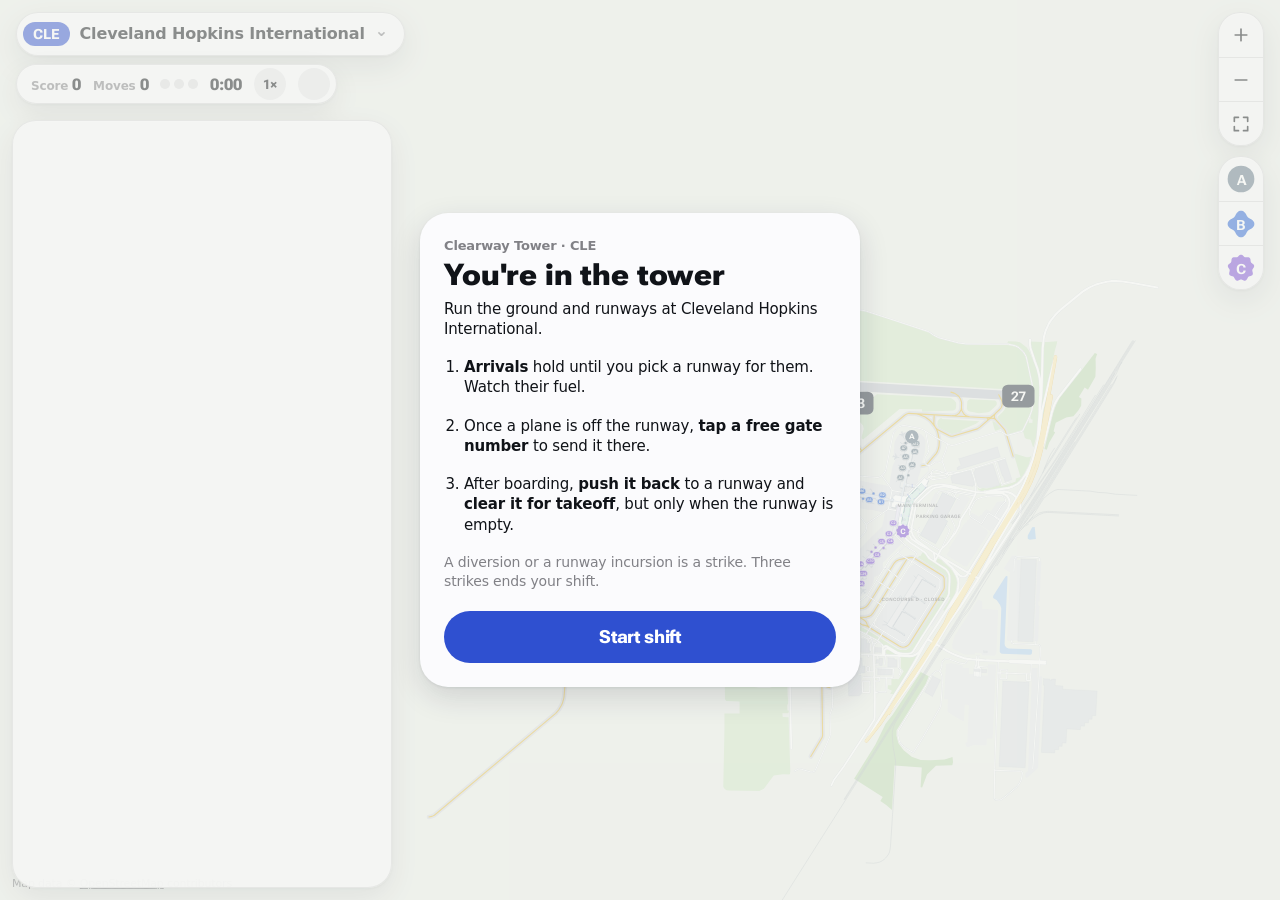
<file: index.html>
<!doctype html>
<html lang="en">
<head>
<meta charset="utf-8">
<meta name="viewport" content="width=device-width, initial-scale=1, viewport-fit=cover">
<title>Clearway Tower</title>
<link rel="preconnect" href="https://fonts.googleapis.com">
<link rel="preconnect" href="https://fonts.gstatic.com" crossorigin>
<link rel="stylesheet" href="https://fonts.googleapis.com/css2?family=Roboto+Flex:opsz,wdth,wght@8..144,25..151,100..1000&display=swap">
<style>
/* Layout: a full-bleed airport map with floating glass controls, the tower's flight panel docked at the bottom (left on wide screens). */
:root {
  --map: #eef1ec; --corridor: #e2e8f2; --stairs: #95a1b2; --grass: #d4e9cb; --wood: #c2ddb7; --water: #b3d3f3; --apron-pave: #e5e7eb; --taxi: #dadde3; --taxi-line: #e6c14a; --runway: #c6cad2; --runway-mark: #ffffff; --road-case: #d3d8de; --road-fill: #ffffff; --mway-case: #e8c574; --mway-fill: #fdeab4; --rail: #aeb6c0; --lot: #e8eaee; --other-bldg: #dfe2e7; --term-closed: #ebecef; --bldg: #ffffff; --bldg-edge: #bfc8d4; --road: #d6dce3; --walk: #d3d9e0; --bldg-shadow: rgba(30, 45, 80, .2); --plane: #c9d0d9; --bridge: #c3ccd6; --garage: #dde1e7; --con-tint: .13;
  --hall-up: #dcf1eb; --hall-up-edge: #86c6b4; --hall-up-text: #2f8a74; --hall-lo: #fbefd8; --hall-lo-edge: #e2ba6c; --hall-lo-text: #a8761c; --curb: #eceef2; --zebra: #ffffff; --glass: #8fb6e6; --counter: #5d6b85; --carousel: #d5dbe6; --carousel-belt: #7d8799; --door: #2f50d0;
  --glass: rgba(250, 250, 252, .96); --sheet-bg: #f7f7fa; --glass-hi: rgba(255, 255, 255, .55); --hairline: rgba(60, 60, 67, .16);
  --card: rgba(255, 255, 255, .92); --solid: #fbfbfd; --fill: rgba(118, 118, 128, .12); --fill-2: rgba(118, 118, 128, .2);
  --label: #101318; --label-2: rgba(60, 60, 67, .64); --label-3: rgba(60, 60, 67, .34);
  --shadow: 0 10px 30px rgba(16, 24, 40, .14), 0 1px 3px rgba(16, 24, 40, .08);
  --primary: #2f50d0; --on-primary: #ffffff; --primary-c: #dee3ff; --on-primary-c: #0c1a66;
  --brand: #2f50d0; --on-brand: #ffffff;
  --route: #2f50d0; --route-case: #ffffff;
  --conA: #64798a; --conB: #2563d8; --conC: #7a4cd6;
  --ac-air: #2f50d0; --ac-ground: #5d6b85; --ac-dep: #d9480f; --ac-need: #2f50d0; --ac-shadow: rgba(20, 30, 50, .18); --ok: #1d8a4a; --warn: #b86e00; --no: #d33a32;
  --font-display: "Roboto Flex", "Google Sans", Roboto, system-ui, sans-serif;
  --font-text: -apple-system, BlinkMacSystemFont, "SF Pro Text", system-ui, "Roboto Flex", Roboto, "Segoe UI", sans-serif;
  --spring: cubic-bezier(.2, 1.35, .35, 1);
  --spring-slow: cubic-bezier(.25, 1.15, .4, 1);
  --safe-top: var(--sat, env(safe-area-inset-top, 0px));
  --safe-bottom: var(--sab, env(safe-area-inset-bottom, 0px));
  --safe-left: var(--sal, env(safe-area-inset-left, 0px));
  --safe-right: var(--sar, env(safe-area-inset-right, 0px));
  color-scheme: light;
}
@supports (transition-timing-function: linear(0, 1)) {
  :root {
    --spring: linear(0, .013 1%, .053 2.1%, .212 4.6%, .742 11.6%, .95 15%, 1.054 18.6%, 1.104 22.3%, 1.112 24.6%, 1.1 27.4%, 1.034 34.6%, .998 41.2%, .989 46.9%, .996 59.5%, 1.001 72.5%, 1);
    --spring-slow: linear(0, .009 1.4%, .037 2.9%, .146 6%, .53 14.1%, .793 20.5%, .953 26.9%, 1.033 33.3%, 1.059 38.9%, 1.054 44.6%, 1.012 58.3%, .997 72%, 1);
  }
}
@media (prefers-color-scheme: dark) {
  :root:not([data-theme="light"]) {
    --map: #111513; --corridor: #3d4656; --stairs: #7a8696; --grass: #172519; --wood: #1a2b1d; --water: #12263b; --apron-pave: #181b20; --taxi: #20242a; --taxi-line: #8a7323; --runway: #2a2f37; --runway-mark: #575e69; --road-case: #22272e; --road-fill: #2d333b; --mway-case: #4d4024; --mway-fill: #5e5030; --rail: #3f4650; --lot: #1b1f24; --other-bldg: #22262d; --term-closed: #1e2228; --bldg: #2f3540; --bldg-edge: #4a5262; --road: #2a3038; --walk: #3a424d; --bldg-shadow: rgba(0, 0, 0, .55); --plane: #2c333d; --bridge: #434c59; --garage: #1c2026; --con-tint: .2; --hall-up: #1d3833; --hall-up-edge: #3b7768; --hall-up-text: #79c2ae; --hall-lo: #3a3021; --hall-lo-edge: #7d6535; --hall-lo-text: #d4a656; --curb: #2a2f37; --zebra: #8e97a5; --glass: #4f74a8; --counter: #9aa7c0; --carousel: #3a4458; --carousel-belt: #8d97ab; --door: #7d97ff;
    --glass: rgba(34, 34, 38, .95); --sheet-bg: #1d1d21; --glass-hi: rgba(255, 255, 255, .07); --hairline: rgba(84, 84, 88, .55);
    --card: rgba(44, 44, 48, .88); --solid: #242428; --fill: rgba(118, 118, 128, .24); --fill-2: rgba(118, 118, 128, .34);
    --label: #f3f4f8; --label-2: rgba(235, 235, 245, .62); --label-3: rgba(235, 235, 245, .3);
    --shadow: 0 10px 30px rgba(0, 0, 0, .5), 0 1px 3px rgba(0, 0, 0, .4);
    --primary: #a9b8ff; --on-primary: #0f1f6e; --primary-c: #24358c; --on-primary-c: #e0e5ff;
    --brand: #3c5ee6; --on-brand: #ffffff;
    --route: #5b7cff; --route-case: #0c0f13;
    --conA: #93a6b4; --conB: #5f97f2; --conC: #a989ee;
    --ac-air: #7f99ff; --ac-ground: #aab4c4; --ac-dep: #ff8a4c; --ac-need: #3c5ee6; --ac-shadow: rgba(0, 0, 0, .4); --ok: #4fd07a; --warn: #c98a1a; --no: #ff6b63;
    color-scheme: dark;
  }
}
:root[data-theme="dark"] {
  --map: #111513; --corridor: #3d4656; --stairs: #7a8696; --grass: #172519; --wood: #1a2b1d; --water: #12263b; --apron-pave: #181b20; --taxi: #20242a; --taxi-line: #8a7323; --runway: #2a2f37; --runway-mark: #575e69; --road-case: #22272e; --road-fill: #2d333b; --mway-case: #4d4024; --mway-fill: #5e5030; --rail: #3f4650; --lot: #1b1f24; --other-bldg: #22262d; --term-closed: #1e2228; --bldg: #2f3540; --bldg-edge: #4a5262; --road: #2a3038; --walk: #3a424d; --bldg-shadow: rgba(0, 0, 0, .55); --plane: #2c333d; --bridge: #434c59; --garage: #1c2026; --con-tint: .2; --hall-up: #1d3833; --hall-up-edge: #3b7768; --hall-up-text: #79c2ae; --hall-lo: #3a3021; --hall-lo-edge: #7d6535; --hall-lo-text: #d4a656; --curb: #2a2f37; --zebra: #8e97a5; --glass: #4f74a8; --counter: #9aa7c0; --carousel: #3a4458; --carousel-belt: #8d97ab; --door: #7d97ff;
  --glass: rgba(34, 34, 38, .95); --sheet-bg: #1d1d21; --glass-hi: rgba(255, 255, 255, .07); --hairline: rgba(84, 84, 88, .55);
  --card: rgba(44, 44, 48, .88); --solid: #242428; --fill: rgba(118, 118, 128, .24); --fill-2: rgba(118, 118, 128, .34);
  --label: #f3f4f8; --label-2: rgba(235, 235, 245, .62); --label-3: rgba(235, 235, 245, .3);
  --shadow: 0 10px 30px rgba(0, 0, 0, .5), 0 1px 3px rgba(0, 0, 0, .4);
  --primary: #a9b8ff; --on-primary: #0f1f6e; --primary-c: #24358c; --on-primary-c: #e0e5ff;
  --brand: #3c5ee6; --on-brand: #ffffff;
    --route: #5b7cff; --route-case: #0c0f13;
  --conA: #93a6b4; --conB: #5f97f2; --conC: #a989ee;
  --ac-air: #7f99ff; --ac-ground: #aab4c4; --ac-dep: #ff8a4c; --ac-need: #3c5ee6; --ac-shadow: rgba(0, 0, 0, .4); --ok: #4fd07a; --warn: #c98a1a; --no: #ff6b63;
  color-scheme: dark;
}


* { box-sizing: border-box; -webkit-tap-highlight-color: transparent; }
[hidden] { display: none !important; }
html, body { height: 100%; }
body {
  margin: 0; overflow: hidden; -webkit-user-select: none; user-select: none; -webkit-touch-callout: none; background: var(--map); color: var(--label);
  font: 16px/1.35 var(--font-text); letter-spacing: -.01em; -webkit-font-smoothing: antialiased;
}
button { font: inherit; color: inherit; letter-spacing: inherit; cursor: pointer; }
:focus-visible { outline: 3px solid var(--primary); outline-offset: 2px; }
.ico { width: 20px; height: 20px; fill: none; stroke: currentColor; stroke-width: 2; stroke-linecap: round; stroke-linejoin: round; flex: none; }
.glass { background: var(--glass); box-shadow: var(--shadow), inset 0 1px 0 var(--glass-hi); border: .5px solid var(--hairline); }

/* ---------- Map ---------- */
#stage { position: fixed; inset: 0; overflow: hidden; touch-action: none; }
#base, #baseFade, svg#map { position: absolute; inset: 0; width: 100%; height: 100%; display: block; }
#baseFade { pointer-events: none; opacity: 0; }
#baseFade.out { animation: floor-fade .32s ease-out both; }
@keyframes floor-fade { from { opacity: 1; } to { opacity: 0; } }
#map.floor-in .mk { animation: mk-in .35s ease-out both; }
@keyframes mk-in { from { opacity: 0; } }
svg#map { overflow: visible; transform-origin: 0 0; will-change: transform; touch-action: none; }
#map .zs { transform-origin: 0 0; scale: var(--zs, 1); rotate: var(--zr, 0deg); }
#map .zs-s { transform-origin: 0 0; scale: var(--zs, 1); }
.apron { fill: none; pointer-events: all; }
#map text { text-rendering: geometricPrecision; }
.area-lbl[data-off] { display: none; }
.map-lbl { font: 650 8.5px var(--font-display); fill: var(--label-2); letter-spacing: .08em; text-transform: uppercase; }
.con-letter { font: 800 14px var(--font-display); font-variation-settings: "wdth" 110; fill: #fff; text-anchor: middle; dominant-baseline: central; pointer-events: none; }
.mk { cursor: pointer; transition: opacity .3s ease; }
.mk .pop { transition: transform .45s var(--spring); transform-box: fill-box; transform-origin: center; }
@media (hover: hover) { #map .mk:hover .pop { transform: scale(1.3); } }
/* gate numbers: a pill in the concourse colour; pills that would overlap shrink to dots until you zoom in */
.gate .pill { stroke: var(--bldg); stroke-width: 1; }
.gate .drop { fill: rgba(20, 30, 50, .22); }
.gate text { font: 700 6.6px var(--font-display); font-variation-settings: "wdth" 85; fill: #fff; text-anchor: middle; dominant-baseline: central; pointer-events: none; transition: opacity .2s; }
.gate[data-dot] .pop { transform: scale(.42); }
.gate[data-dot] text { opacity: 0; }
.gate[data-dot] .pill { x: -5.5px; width: 11px; }
.gate[data-dot="hide"] { opacity: 0 !important; pointer-events: none; }
/* choosing a gate: free ones light up, taken ones step back */
#map.pick .gate.busy { opacity: .28; }
#map.pick .gate.free .pill { stroke: var(--route); stroke-width: 2; }
#map.pick .gate.free .pop { animation: gate-pulse 1.2s ease-in-out infinite; }
@keyframes gate-pulse { 50% { transform: scale(1.25); } }

/* ---------- Aircraft ---------- */
.ac { cursor: pointer; }
/* each plane takes its status colour (landed, departing, flying, short of fuel) and is shaded from it */
.ac { --c: var(--ac-ground); }
.ac.dep { --c: var(--ac-dep); }
.ac.air { --c: var(--ac-air); }
.ac.warn { --c: var(--no); }
.ac .wing { fill: var(--c); }
.ac .eng { fill: color-mix(in srgb, var(--c) 84%, #000); }
.ac .fuse { fill: color-mix(in srgb, var(--c) 78%, #fff); }
.ac .hl { fill: #fff; opacity: .22; }
.ac .fin { fill: color-mix(in srgb, var(--c) 70%, #000); }
.ac .intake, .ac .win { fill: #1b2433; opacity: .72; }
.ac .outline { fill: none; stroke: var(--bldg); stroke-linejoin: round; }
.ac .shadow { fill: var(--ac-shadow); display: none; }
.ac.air .shadow { display: block; }
.ac .hit { fill: transparent; }
.ac .halo { fill: none; stroke: none; }
.ac.need .halo { fill: color-mix(in srgb, var(--ac-need) 22%, transparent); }
.ac.sel .halo { fill: color-mix(in srgb, var(--route) 22%, transparent); stroke: var(--route); }
.ac.warn .parts, .ac.warn .outline { animation: warn 1s ease-in-out infinite; }
@keyframes warn { 50% { opacity: .45; } }
.tag { cursor: pointer; }
.tag rect { fill: var(--solid); stroke: var(--hairline); stroke-width: .5; }
.tag text { font: 700 5.4px var(--font-display); fill: var(--label); dominant-baseline: central; }
.tag .st { font: 600 4.2px var(--font-text); fill: var(--label-2); }
.tag.need rect { fill: var(--ac-need); stroke: none; }
.tag.need text { fill: #fff; }
.tag.warn rect { fill: var(--no); }
.tag.sel rect { stroke: var(--route); stroke-width: 1.2; }
.sel-route { fill: none; stroke: var(--route); stroke-width: 3.5; stroke-dasharray: 1 7; stroke-linecap: round; stroke-linejoin: round; pointer-events: none; }
.rw-lbl { pointer-events: none; }
.rw-lbl rect { fill: #2b3340; }
.rw-lbl text { font: 800 7px var(--font-display); font-variation-settings: "wdth" 90; fill: #fff; text-anchor: middle; dominant-baseline: central; }

/* ---------- Tower: score bar, flight panel, start screen ---------- */
.topbar { display: flex; flex-direction: column; align-items: flex-start; }
.hud { display: inline-flex; align-items: center; gap: 12px; height: 40px; padding: 0 6px 0 14px; border-radius: 20px; margin-top: 8px; font: 650 14px var(--font-text); white-space: nowrap; }
.hud b { font: 800 16px var(--font-display); font-variation-settings: "wdth" 110; font-variant-numeric: tabular-nums; }
.hud .k { color: var(--label-2); font-weight: 600; font-size: 12px; margin-right: 4px; }
.hud button { width: 32px; height: 32px; border: 0; border-radius: 16px; background: var(--fill); display: grid; place-items: center; font: 800 13px var(--font-display); }
.hud button .ico { width: 16px; height: 16px; }
.strikes { display: inline-flex; gap: 4px; }
.strikes i { width: 10px; height: 10px; border-radius: 50%; background: var(--fill-2); }
.strikes i.on { background: var(--no); }
.dock { position: fixed; z-index: 5; left: calc(var(--safe-left) + 12px); right: calc(var(--safe-right) + 12px); bottom: calc(var(--safe-bottom) + 12px);
  border-radius: 24px; padding: 8px; display: flex; flex-direction: column; gap: 8px; max-height: 46vh; }
.cmd { background: var(--solid); border-radius: 18px; padding: 12px; flex: none; }
.cmd-head { display: flex; align-items: center; gap: 10px; }
.cmd-head .grow { flex: 1; min-width: 0; }
.cmd-head b { display: block; font: 800 18px var(--font-display); font-variation-settings: "wdth" 105; }
.cmd-head .st { display: block; font-size: 13px; color: var(--label-2); }
.iconbtn { width: 32px; height: 32px; border: 0; border-radius: 16px; background: var(--fill); font-size: 20px; line-height: 1; color: var(--label-2); flex: none; }
.chip { width: 12px; height: 12px; border-radius: 4px; flex: none; background: var(--ac-ground); }
.chip.dep { background: var(--ac-dep); } .chip.air { background: var(--ac-air); }
.fuel { height: 6px; border-radius: 3px; background: var(--fill); margin-top: 10px; overflow: hidden; }
.fuel i { display: block; height: 100%; background: var(--ok); border-radius: 3px; transition: width .3s; }
.fuel i.low { background: var(--no); }
.acts { display: flex; flex-wrap: wrap; gap: 8px; margin-top: 10px; }
.act { min-height: 40px; padding: 6px 14px; border: 0; border-radius: 20px; background: var(--brand); color: var(--on-brand); font: 750 15px var(--font-display); font-variation-settings: "wdth" 105;
  display: inline-flex; flex-direction: column; align-items: center; justify-content: center; line-height: 1.1; transition: transform .3s var(--spring), border-radius .35s var(--spring); }
.act:active { transform: scale(.94); border-radius: 12px; }
.act small { font: 600 11px var(--font-text); opacity: .9; }
.act.busy, .act.traffic { background: var(--warn); }
.hint { margin: 10px 2px 0; font-size: 13px; color: var(--label-2); }
.strips { display: flex; flex-direction: column; gap: 2px; overflow: auto; min-height: 0; }
.strip { display: grid; grid-template-columns: 12px minmax(0, 1fr) auto auto; gap: 10px; align-items: center; width: 100%; min-height: 40px; padding: 0 12px; border: 0; border-radius: 14px; background: none; text-align: left; flex: none; }
.strip:hover { background: var(--fill); }
.strip.sel { background: var(--fill-2); }
.strip b { font: 750 15px var(--font-display); white-space: nowrap; overflow: hidden; text-overflow: ellipsis; }
.strip .what { font-size: 13px; color: var(--label-2); white-space: nowrap; }
.strip em { font: 750 13px var(--font-display); font-style: normal; min-width: 36px; text-align: right; color: var(--label-2); font-variant-numeric: tabular-nums; }
.strip em.low { color: var(--no); }
.calm { margin: 8px 12px; font-size: 13px; color: var(--label-2); }
@media (min-width: 760px) {
  .dock { right: auto; width: 380px; top: calc(var(--safe-top) + 120px); max-height: none; }
  .strips { flex: 1; }
  .scalebar, .attrib { left: calc(var(--safe-left) + 404px); }
}
@media (max-width: 759px) { .dock .strips { max-height: 128px; } }
.overlay { position: fixed; z-index: 20; inset: 0; display: grid; place-items: center; padding: 16px; background: color-mix(in srgb, var(--map) 55%, transparent); }
.overlay .card { width: min(440px, 100%); max-height: calc(100vh - 32px); overflow: auto; border-radius: 28px; padding: 24px; background: var(--solid); box-shadow: var(--shadow); animation: pop-in .42s var(--spring) both; }
.overlay .eyebrow { margin: 0; font-size: 13px; font-weight: 650; color: var(--label-2); }
.overlay h1 { margin: 4px 0 8px; font: 800 30px/1.05 var(--font-display); font-variation-settings: "wdth" 112, "opsz" 40; }
.overlay p, .overlay li { font-size: 15px; margin: 8px 0; }
.overlay ol { padding-left: 20px; margin: 10px 0; display: grid; gap: 2px; }
.overlay .s { color: var(--label-2); font-size: 14px; }
.big { width: 100%; height: 52px; margin-top: 12px; border: 0; border-radius: 26px; background: var(--brand); color: var(--on-brand); font: 800 18px var(--font-display); font-variation-settings: "wdth" 110;
  transition: transform .35s var(--spring), border-radius .4s var(--spring); }
.big:active { transform: scale(.97); border-radius: 16px; }
body.paused #stage { filter: saturate(.35); }

/* ---------- Airport name (tap to switch airport) ---------- */
.topbar { position: fixed; z-index: 5; top: calc(var(--safe-top) + 12px); left: calc(var(--safe-left) + 16px); right: calc(var(--safe-right) + 76px); pointer-events: none; }
.topbar > * { pointer-events: auto; }
.ap-btn { display: inline-flex; max-width: 100%; height: 44px; align-items: center; gap: 10px; padding: 0 16px 0 6px; border-radius: 22px; font-weight: 650; }
.ap-btn .ap-code { flex: none; padding: 4px 10px; border-radius: 16px; background: var(--brand); color: var(--on-brand); font: 800 14px var(--font-display); font-variation-settings: "wdth" 110; }
.ap-btn .ap-name { min-width: 0; overflow: hidden; text-overflow: ellipsis; white-space: nowrap; }
.ap-btn::after { flex: none; content: "⌄"; font-weight: 800; color: var(--label-2); margin-top: -6px; }
.ap-btn:active { transform: scale(.97); }
.ap-menu { position: absolute; top: 52px; left: 0; width: min(340px, calc(100vw - 32px)); border-radius: 20px; padding: 6px 0; background: var(--solid); transform-origin: 40px 0; }
.ap-menu button { display: grid; grid-template-columns: 44px 1fr auto; gap: 12px; align-items: center; width: 100%; padding: 10px 16px; border: 0; background: none; text-align: left; }
.ap-menu button:hover, .ap-menu button:focus-visible { background: var(--fill); }
.ap-menu .code { font: 800 17px var(--font-display); font-variation-settings: "wdth" 110; color: var(--primary); }
.ap-menu .s { display: block; font-size: 13px; color: var(--label-2); }

/* ---------- Popovers ---------- */
.layers, .ap-menu { animation: pop-in .42s var(--spring) both; }
.leaving { animation: pop-out .16s ease-in both !important; pointer-events: none; }
@keyframes pop-in { from { opacity: 0; transform: scale(.9) translateY(-6px); } }
@keyframes pop-out { to { opacity: 0; transform: scale(.96) translateY(-4px); } }
.layers button, .ap-menu button { animation: row-in .38s var(--spring-slow) both; animation-delay: calc(var(--n, 0) * 22ms); }
@keyframes row-in { from { opacity: 0; transform: translateY(-5px); } }
.layers { position: fixed; z-index: 6; right: calc(var(--safe-right) + 72px); width: min(270px, calc(100% - 104px)); border-radius: 20px; padding: 6px 0; background: var(--solid); transform-origin: calc(100% + 30px) 22px; }
.layers .lh { padding: 8px 16px 4px; font-size: 13px; font-weight: 600; color: var(--label-2); }
.layers button { display: flex; align-items: center; gap: 12px; width: 100%; padding: 8px 16px; border: 0; background: none; text-align: left; font-weight: 600; }
.layers button:hover { background: var(--fill); }
.con-menu { max-height: 70vh; overflow: auto; }
.con-menu button .badge { width: 26px; height: 26px; }
.con-menu button .s { margin-left: auto; font-size: 13px; font-weight: 500; color: var(--label-2); }
.badge text { font: 800 11px var(--font-display); fill: #fff; text-anchor: middle; dominant-baseline: central; }
#conBtn .ico { width: 22px; height: 22px; }
@media (pointer: coarse) { .fine-only { display: none !important; } }

/* ---------- Floors ---------- */
.floor { position: relative; }
.floor::before { content: ""; position: absolute; left: 0; right: 0; top: 0; height: 44px; background: var(--brand);
  transform: translateY(calc(var(--i, 0) * 100%)); transition: transform .45s var(--spring); }
.floor button { position: relative; font: 800 16px var(--font-display); color: var(--label-2); transition: color .25s, transform .35s var(--spring); }
.floor button[aria-pressed="true"] { color: var(--on-brand); }
.floor button:active { transform: scale(.88); }
.toast-bar { position: fixed; z-index: 9; left: 50%; translate: -50% 0; top: calc(var(--safe-top) + 112px); max-width: calc(100% - 32px); padding: 10px 16px; border-radius: 18px; font-size: 14px; font-weight: 600; animation: pop-in .42s var(--spring) both; transform-origin: 50% 0; }

/* ---------- Scale bar (shows while zooming) ---------- */
.scalebar {
  position: fixed; z-index: 4; left: calc(var(--safe-left) + 18px); bottom: calc(var(--safe-bottom) + 34px);
  display: flex; flex-direction: column; gap: 2px; pointer-events: none;
  font: 700 11px var(--font-text); color: var(--label); opacity: 0; transition: opacity .35s ease;
  text-shadow: 0 0 3px var(--map), 0 0 3px var(--map);
}
.scalebar.show { opacity: 1; transition-duration: .1s; }
.scalebar .bar { height: 5px; border: 2px solid var(--label); border-top: 0; border-radius: 0 0 2px 2px; box-shadow: 0 1px 0 var(--map); transition: width .15s; }
.attrib { position: fixed; z-index: 4; left: calc(var(--safe-left) + 12px); bottom: calc(var(--safe-bottom) + 8px); margin: 0; font-size: 11px; color: var(--label-2); text-shadow: 0 0 3px var(--map), 0 0 3px var(--map); }
.attrib a { color: inherit; }

/* ---------- Map controls (right capsules) ---------- */
.controls { position: fixed; z-index: 4; right: calc(var(--safe-right) + 16px); top: calc(var(--safe-top) + 12px); display: flex; flex-direction: column; gap: 10px; }
.cap { display: flex; flex-direction: column; border-radius: 22px; overflow: hidden; }
.cap button { width: 44px; height: 44px; border: 0; background: none; display: grid; place-items: center; color: var(--label); transition: transform .35s var(--spring); }
.cap button:active { transform: scale(.86); }
.cap button + button { border-top: .5px solid var(--hairline); }
.cap .shape-btn svg { width: 28px; height: 28px; }
/* compass: appears once the map is turned; tap to put north back up */
.compass { position: absolute; top: 0; right: calc(100% + 10px); width: 44px; height: 44px; border-radius: 50%; padding: 0;
  display: grid; place-items: center; color: var(--label); transition: transform .35s var(--spring); }
.compass:not([hidden]):not(.leaving) { animation: compass-in .5s var(--spring) both; }
@keyframes compass-in { from { opacity: 0; transform: scale(.5) rotate(-40deg); } }
.compass:active { transform: scale(.86); }
.compass svg { width: 40px; height: 40px; overflow: visible; }
.compass .ticks { stroke: var(--label-3); stroke-width: 1.3; stroke-linecap: round; }
.compass .tip { fill: #e5484d; }
.compass .n { fill: #e5484d; font: 800 13.5px/1 var(--font-display); text-anchor: middle; dominant-baseline: middle; }
.compass .s { fill: var(--label-3); }
@media (prefers-reduced-motion: reduce) {
  *, *::before, *::after { transition-duration: .01ms !important; animation: none !important; }
}
</style>
</head>
<body>
<svg width="0" height="0" style="position:absolute" aria-hidden="true">
  <symbol id="i-plus" viewBox="0 0 24 24"><path d="M12 5v14M5 12h14"/></symbol>
  <symbol id="i-minus" viewBox="0 0 24 24"><path d="M5 12h14"/></symbol>
  <symbol id="i-fit" viewBox="0 0 24 24"><path d="M4 9V4h5M20 9V4h-5M4 15v5h5M20 15v5h-5"/></symbol>
  <symbol id="i-check" viewBox="0 0 24 24"><path d="M5 12.5l4.5 4.5L19 7.5"/></symbol>
  <symbol id="i-play" viewBox="0 0 24 24"><path d="M7 5l12 7-12 7z" fill="currentColor"/></symbol>
  <symbol id="i-pause" viewBox="0 0 24 24"><path d="M8 5v14M16 5v14"/></symbol>
  <symbol id="i-gate" viewBox="0 0 24 24"><path d="M3 15.5l8-2.5V6a1.5 1.5 0 0 1 3 0v7l8 2.5M11 13v5l-2.5 2h7L13 18v-5"/></symbol>
</svg>

<div id="stage">
<canvas id="base" aria-hidden="true"></canvas>
<canvas id="baseFade" aria-hidden="true"></canvas>
<svg id="map" role="img" aria-label="Airport map">
  <g id="world">
    <rect x="-3000" y="-3000" width="7000" height="7000" class="apron"/>
  </g>
</svg>
</div>

<div class="topbar">
  <button class="ap-btn glass" id="apBtn" aria-haspopup="menu" aria-expanded="false"><span class="ap-code" id="apCode"></span><span class="ap-name" id="apName"></span></button>
  <div class="ap-menu glass" id="apMenu" role="menu" hidden></div>
  <div class="hud glass" role="status">
    <span><span class="k">Score</span><b id="score">0</b></span>
    <span><span class="k">Moves</span><b id="handled">0</b></span>
    <span class="strikes" id="strikes"></span>
    <b id="clock">0:00</b>
    <button id="speed" aria-label="Game speed">1×</button>
    <button id="pause" aria-label="Pause"></button>
  </div>
</div>
<section class="dock glass" id="atc" aria-label="Flights">
  <div class="cmd" id="cmd" hidden></div>
  <div class="strips" id="strips"></div>
</section>
<div class="overlay" id="overlay" hidden><div class="card" role="dialog" aria-modal="true"></div></div>
<div class="toast-bar glass" id="toast" role="status" aria-live="polite" hidden></div>
<div class="scalebar" id="scalebar" aria-hidden="true"><span class="txt"></span><span class="bar"></span></div>
<p class="attrib">Map data © <a href="https://www.openstreetmap.org/copyright" target="_blank" rel="noopener">OpenStreetMap</a> contributors</p>

<div class="controls">
  <button id="compass" class="compass glass" aria-label="Turn the map north up" hidden><svg viewBox="-22 -22 44 44" aria-hidden="true"><g class="dial"><g class="ticks"><path d="M8.50 -14.72L7.30 -12.64"/><path d="M14.72 -8.50L12.64 -7.30"/><path d="M17.00 -0.00L13.80 -0.00"/><path d="M14.72 8.50L12.64 7.30"/><path d="M8.50 14.72L7.30 12.64"/><path d="M0.00 17.00L0.00 13.80"/><path d="M-8.50 14.72L-7.30 12.64"/><path d="M-14.72 8.50L-12.64 7.30"/><path d="M-17.00 0.00L-13.80 0.00"/><path d="M-14.72 -8.50L-12.64 -7.30"/><path d="M-8.50 -14.72L-7.30 -12.64"/></g><path class="tip" d="M0 -20.6L3.4 -15.2H-3.4Z"/><text class="n" y="-2.6">N</text><path class="s" d="M0 20.6L3.4 15.2H-3.4Z"/></g></svg></button>
  <div class="cap glass">
    <button id="zin" class="fine-only" aria-label="Zoom in"><svg class="ico"><use href="#i-plus"/></svg></button>
    <button id="zout" class="fine-only" aria-label="Zoom out"><svg class="ico"><use href="#i-minus"/></svg></button>
    <button id="zfit" aria-label="Show whole airport"><svg class="ico"><use href="#i-fit"/></svg></button>
  </div>
  <div class="cap glass" id="conCap"></div>
</div>
<div class="layers glass con-menu" id="conMenu" role="menu" aria-label="Concourses" hidden></div>

<script>
(() => {
const $ = s => document.querySelector(s);
const NS = 'http://www.w3.org/2000/svg';
// Airport packs register themselves here (see airports/*/airport.js); the last one picked is remembered
const AIRPORTS = {};
const ACTIVE_AIRPORT = (() => { try { return localStorage.getItem('cw.airport') || 'CLE'; } catch (e) { return 'CLE'; } })();
// aircraft models (tools/aircraft.py)
const AIRCRAFT = { "narrow": {  "len": 38,  "span": 35.8,  "wing": "M2.07 -4.8L17.5 5.2L17.9 6.04L17.65 7.6L7 5.8L2.07 5.2ZM-2.07 -4.8L-17.5 5.2L-17.9 6.04L-17.65 7.6L-7 5.8L-2.07 5.2ZM1.61 12.2L6 15.9L6.4 16.57L6.15 17.8L1.61 16.4ZM-1.61 12.2L-6 15.9L-6.4 16.57L-6.15 17.8L-1.61 16.4Z",  "eng": "M6 -6.6C6.4 -6.6 7 -6.16 7.2 -5.76C7.4 -5.36 7.23 -4.94 7.2 -4.2C7.17 -3.46 7.22 -1.92 7.02 -1.32C6.82 -0.72 6.34 -0.6 6 -0.6C5.66 -0.6 5.18 -0.72 4.98 -1.32C4.78 -1.92 4.83 -3.46 4.8 -4.2C4.77 -4.94 4.6 -5.36 4.8 -5.76C5 -6.16 5.6 -6.6 6 -6.6ZM-6 -6.6C-5.6 -6.6 -5 -6.16 -4.8 -5.76C-4.6 -5.36 -4.77 -4.94 -4.8 -4.2C-4.83 -3.46 -4.78 -1.92 -4.98 -1.32C-5.18 -0.72 -5.66 -0.6 -6 -0.6C-6.34 -0.6 -6.82 -0.72 -7.02 -1.32C-7.22 -1.92 -7.17 -3.46 -7.2 -4.2C-7.23 -4.94 -7.4 -5.36 -7.2 -5.76C-7 -6.16 -6.4 -6.6 -6 -6.6Z",  "intake": "M5.14 -5.88Q6 -6.41 6.86 -5.88Q6 -5.4 5.14 -5.88ZM-6.86 -5.88Q-6 -6.41 -5.14 -5.88Q-6 -5.4 -6.86 -5.88Z",  "fuse": "M0 -19C0.34 -19 0.71 -18.08 1.03 -17.39C1.36 -16.7 1.74 -15.89 1.95 -14.86C2.17 -13.82 2.24 -14.8 2.3 -11.18C2.36 -7.56 2.34 3.08 2.3 6.84C2.26 10.6 2.22 9.94 2.07 11.4C1.92 12.86 1.66 14.41 1.43 15.58C1.19 16.75 0.88 17.86 0.64 18.43C0.41 19 0.21 19 0 19C-0.21 19 -0.41 19 -0.64 18.43C-0.88 17.86 -1.19 16.75 -1.43 15.58C-1.66 14.41 -1.92 12.86 -2.07 11.4C-2.22 9.94 -2.26 10.6 -2.3 6.84C-2.34 3.08 -2.36 -7.56 -2.3 -11.18C-2.24 -14.8 -2.17 -13.82 -1.95 -14.86C-1.74 -15.89 -1.36 -16.7 -1.03 -17.39C-0.71 -18.08 -0.34 -19 0 -19Z",  "hl": "M0 -10.72C0.17 -10.72 0.42 -10.76 0.51 -7.96C0.59 -5.16 0.59 3.36 0.51 6.08C0.42 8.8 0.17 8.36 0 8.36C-0.17 8.36 -0.42 8.8 -0.51 6.08C-0.59 3.36 -0.59 -5.16 -0.51 -7.96C-0.42 -10.76 -0.17 -10.72 0 -10.72Z",  "win": "M-1.43 -14.86Q0 -16.24 1.43 -14.86L1.2 -14.17Q0 -15.32 -1.2 -14.17Z",  "fin": "M0 8.74C0.17 8.74 0.44 9.88 0.51 11.4C0.57 12.92 0.45 16.53 0.37 17.86C0.28 19.19 0.12 19.38 0 19.38C-0.12 19.38 -0.28 19.19 -0.37 17.86C-0.45 16.53 -0.57 12.92 -0.51 11.4C-0.44 9.88 -0.17 8.74 0 8.74Z" }, "wide": {  "len": 64,  "span": 61,  "wing": "M3.15 -9L30.1 10.8L30.5 12.13L30.25 14.6L12 10.6L3.15 9.4ZM-3.15 -9L-30.1 10.8L-30.5 12.13L-30.25 14.6L-12 10.6L-3.15 9.4ZM2.45 21.5L10.2 27.2L10.6 28.32L10.35 30.4L2.45 28ZM-2.45 21.5L-10.2 27.2L-10.6 28.32L-10.35 30.4L-2.45 28Z",  "eng": "M10.4 -13.4C11.07 -13.4 12.07 -12.67 12.4 -12C12.73 -11.33 12.45 -10.67 12.4 -9.4C12.35 -8.13 12.43 -5.43 12.1 -4.4C11.77 -3.37 10.97 -3.2 10.4 -3.2C9.83 -3.2 9.03 -3.37 8.7 -4.4C8.37 -5.43 8.45 -8.13 8.4 -9.4C8.35 -10.67 8.07 -11.33 8.4 -12C8.73 -12.67 9.73 -13.4 10.4 -13.4ZM-10.4 -13.4C-9.73 -13.4 -8.73 -12.67 -8.4 -12C-8.07 -11.33 -8.35 -10.67 -8.4 -9.4C-8.45 -8.13 -8.37 -5.43 -8.7 -4.4C-9.03 -3.37 -9.83 -3.2 -10.4 -3.2C-10.97 -3.2 -11.77 -3.37 -12.1 -4.4C-12.43 -5.43 -12.35 -8.13 -12.4 -9.4C-12.45 -10.67 -12.73 -11.33 -12.4 -12C-12.07 -12.67 -11.07 -13.4 -10.4 -13.4Z",  "intake": "M8.96 -12.2Q10.4 -13.08 11.84 -12.2Q10.4 -11.4 8.96 -12.2ZM-11.84 -12.2Q-10.4 -13.08 -8.96 -12.2Q-10.4 -11.4 -11.84 -12.2Z",  "fuse": "M0 -32C0.53 -32 1.08 -30.6 1.57 -29.55C2.07 -28.5 2.65 -27.27 2.98 -25.7C3.3 -24.12 3.41 -26.3 3.5 -20.1C3.59 -13.9 3.56 4.97 3.5 11.52C3.44 18.07 3.37 16.75 3.15 19.2C2.93 21.65 2.53 24.27 2.17 26.24C1.81 28.21 1.34 30.08 0.98 31.04C0.62 32 0.33 32 0 32C-0.33 32 -0.62 32 -0.98 31.04C-1.34 30.08 -1.81 28.21 -2.17 26.24C-2.53 24.27 -2.93 21.65 -3.15 19.2C-3.37 16.75 -3.44 18.07 -3.5 11.52C-3.56 4.97 -3.59 -13.9 -3.5 -20.1C-3.41 -26.3 -3.3 -24.12 -2.98 -25.7C-2.65 -27.27 -2.07 -28.5 -1.57 -29.55C-1.08 -30.6 -0.53 -32 0 -32Z",  "hl": "M0 -19.4C0.26 -19.4 0.64 -20.14 0.77 -15.2C0.9 -10.26 0.9 5.36 0.77 10.24C0.64 15.12 0.26 14.08 0 14.08C-0.26 14.08 -0.64 15.12 -0.77 10.24C-0.9 5.36 -0.9 -10.26 -0.77 -15.2C-0.64 -20.14 -0.26 -19.4 0 -19.4Z",  "win": "M-2.17 -25.7Q0 -27.8 2.17 -25.7L1.82 -24.65Q0 -26.4 -1.82 -24.65Z",  "fin": "M0 14.72C0.26 14.72 0.68 16.64 0.77 19.2C0.86 21.76 0.69 27.84 0.56 30.08C0.43 32.32 0.19 32.64 0 32.64C-0.19 32.64 -0.43 32.32 -0.56 30.08C-0.69 27.84 -0.86 21.76 -0.77 19.2C-0.68 16.64 -0.26 14.72 0 14.72Z" }, "regional": {  "len": 31,  "span": 26,  "wing": "M1.53 -2.2L12.6 4.8L13 5.54L12.75 6.9L1.53 4.8ZM-1.53 -2.2L-12.6 4.8L-13 5.54L-12.75 6.9L-1.53 4.8ZM1.19 11.8L4.3 14.6L4.7 14.98L4.45 15.7L1.19 14.6ZM-1.19 11.8L-4.3 14.6L-4.7 14.98L-4.45 15.7L-1.19 14.6Z",  "eng": "M2.95 4C3.27 4 3.74 4.35 3.9 4.67C4.06 4.98 3.92 5.14 3.9 5.9C3.88 6.66 3.92 8.58 3.76 9.23C3.6 9.88 3.22 9.8 2.95 9.8C2.68 9.8 2.3 9.88 2.14 9.23C1.98 8.58 2.02 6.66 2 5.9C1.98 5.14 1.84 4.98 2 4.67C2.16 4.35 2.63 4 2.95 4ZM-2.95 4C-2.63 4 -2.16 4.35 -2 4.67C-1.84 4.98 -1.98 5.14 -2 5.9C-2.02 6.66 -1.98 8.58 -2.14 9.23C-2.3 9.88 -2.68 9.8 -2.95 9.8C-3.22 9.8 -3.6 9.88 -3.76 9.23C-3.92 8.58 -3.88 6.66 -3.9 5.9C-3.92 5.14 -4.06 4.98 -3.9 4.67C-3.74 4.35 -3.27 4 -2.95 4Z",  "intake": "M2.27 4.57Q2.95 4.15 3.63 4.57Q2.95 4.95 2.27 4.57ZM-3.63 4.57Q-2.95 4.15 -2.27 4.57Q-2.95 4.95 -3.63 4.57Z",  "fuse": "M0 -15.5C0.26 -15.5 0.52 -14.82 0.77 -14.31C1.01 -13.8 1.29 -13.21 1.44 -12.44C1.6 -11.67 1.66 -12.72 1.7 -9.72C1.74 -6.72 1.73 2.41 1.7 5.58C1.67 8.75 1.64 8.11 1.53 9.3C1.42 10.49 1.23 11.75 1.05 12.71C0.88 13.67 0.65 14.57 0.48 15.04C0.3 15.5 0.16 15.5 0 15.5C-0.16 15.5 -0.3 15.5 -0.48 15.04C-0.65 14.57 -0.88 13.67 -1.05 12.71C-1.23 11.75 -1.42 10.49 -1.53 9.3C-1.64 8.11 -1.67 8.75 -1.7 5.58C-1.73 2.41 -1.74 -6.72 -1.7 -9.72C-1.66 -12.72 -1.6 -11.67 -1.44 -12.44C-1.29 -13.21 -1.01 -13.8 -0.77 -14.31C-0.52 -14.82 -0.26 -15.5 0 -15.5Z",  "hl": "M0 -9.38C0.12 -9.38 0.31 -9.73 0.37 -7.34C0.44 -4.95 0.44 2.6 0.37 4.96C0.31 7.32 0.12 6.82 0 6.82C-0.12 6.82 -0.31 7.32 -0.37 4.96C-0.44 2.6 -0.44 -4.95 -0.37 -7.34C-0.31 -9.73 -0.12 -9.38 0 -9.38Z",  "win": "M-1.05 -12.44Q0 -13.46 1.05 -12.44L0.88 -11.93Q0 -12.78 -0.88 -11.93Z",  "fin": "M0 7.13C0.12 7.13 0.33 8.06 0.37 9.3C0.42 10.54 0.33 13.48 0.27 14.57C0.21 15.66 0.09 15.81 0 15.81C-0.09 15.81 -0.21 15.66 -0.27 14.57C-0.33 13.48 -0.42 10.54 -0.37 9.3C-0.33 8.06 -0.12 7.13 0 7.13Z" }};
/* ---- airport: atl (map data © OpenStreetMap contributors, ODbL) ---- */
const BASEMAP_ATL = {"grass":"M-1326 -764L-1279 -766L-1129 -768L-1085 -766L-1031 -786L-1018 -786L-1013 -776L-998 -710L-1109 -708L-1109 -640L-1000 -642L-1000 -554L-1008 -532L-1025 -522L-1137 -505L-1156 -504L-1190 -522L-1213 -539L-1238 -560L-1255 -572L-1278 -580L-1338 -583L-1380 -589L-1393 -600L-1417 -640L-1420 -695L-1387 -747L-1376 -754L-1363 -759L-1339 -758L-1326 -764ZM-1255 563L-1197 563L-1185 570L-1183 580L-1184 615L-1192 626L-1208 631L-1275 629L-1288 624L-1296 608L-1293 591L-1287 580L-1278 572L-1255 563ZM-1217 504L-1228 489L-1240 482L-1255 480L-1272 482L-1284 495L-1295 511L-1266 515L-1214 516L-1217 504ZM-1549 476L-1364 475L-1348 484L-1345 490L-1349 500L-1366 507L-1412 516L-1545 516L-1565 506L-1568 486L-1559 479L-1549 476ZM-1638 475L-1777 475L-1783 478L-1788 483L-1791 490L-1792 497L-1790 502L-1787 508L-1783 512L-1774 515L-1666 516L-1637 515L-1631 513L-1625 510L-1621 506L-1618 496L-1619 488L-1623 481L-1628 478L-1638 475ZM-1812 572L-1708 561L-1648 568L-1626 577L-1617 596L-1617 615L-1636 626L-1665 631L-1819 629L-1835 622L-1836 592L-1828 581L-1812 572ZM-1541 565L-1380 563L-1357 575L-1343 597L-1343 609L-1356 621L-1366 628L-1536 630L-1558 623L-1563 607L-1565 589L-1561 579L-1541 565ZM-1291 -512L-1299 -520L-1372 -519L-1388 -520L-1403 -524L-1417 -529L-1436 -542L-1449 -560L-1483 -621L-1495 -659L-1496 -676L-1495 -694L-1491 -712L-1480 -737L-1424 -832L-1381 -888L-1327 -994L-1306 -1023L-1109 -1152L-1074 -1164L-893 -1222L-874 -1226L-631 -1243L-616 -1240L-594 -1230L-576 -1216L-550 -1177L-537 -1167L-511 -1155L-426 -1152L-423 -1148L-425 -1139L-435 -1131L-456 -1126L-495 -1126L-534 -1136L-556 -1153L-594 -1175L-627 -1184L-644 -1186L-933 -1184L-965 -1176L-999 -1159L-1033 -1126L-1051 -1093L-1059 -1065L-1060 -1011L-1170 -1011L-1172 -945L-1058 -945L-1059 -851L-1061 -841L-1078 -829L-1099 -821L-1159 -813L-1191 -812L-1352 -812L-1391 -807L-1409 -798L-1426 -781L-1462 -730L-1470 -711L-1473 -690L-1472 -643L-1464 -620L-1442 -584L-1420 -553L-1406 -544L-1386 -537L-1299 -530L-1288 -527L-1284 -521L-1281 -514L-1291 -512ZM-1889 701L-2001 701L-2001 626L-1890 625L-1890 496L-1892 491L-1895 489L-1903 488L-1949 494L-2011 510L-2036 515L-2049 516L-2248 516L-2295 521L-2303 526L-2307 529L-2309 534L-2310 538L-2314 574L-2315 741L-2308 790L-2304 796L-2298 800L-2293 802L-2255 805L-2157 804L-1994 763L-1969 762L-1939 764L-1924 763L-1906 760L-1896 757L-1891 750L-1890 746L-1889 701ZM-2123 877L-2122 875L-2121 858L-2125 844L-2128 842L-2157 848L-2297 849L-2306 848L-2324 840L-2334 833L-2347 819L-2356 799L-2357 790L-2358 544L-2355 522L-2347 504L-2340 495L-2325 483L-2315 478L-2293 473L-2041 472L-1861 430L-1817 424L-1776 425L-1765 405L-1810 405L-1835 408L-2014 450L-2034 453L-2080 457L-2172 457L-2199 456L-2290 456L-2304 457L-2315 460L-2334 468L-2342 474L-2356 487L-2370 509L-2374 523L-2376 539L-2376 783L-2374 801L-2371 812L-2368 820L-2362 831L-2355 841L-2347 849L-2337 856L-2326 862L-2313 867L-2302 869L-2222 877L-2199 886L-2186 898L-2176 890L-2158 878L-2143 875L-2123 877ZM-1776 425L-1765 405L-1294 406L-1281 404L-1285 411L-1296 420L-1313 424L-1776 425ZM-1496 -619L-1505 -652L-1507 -660L-1507 -680L-1509 -684L-1513 -685L-1540 -686L-1544 -687L-1549 -689L-1552 -693L-1555 -702L-1561 -730L-1562 -748L-1561 -763L-1555 -779L-1550 -783L-1541 -787L-1534 -787L-1524 -783L-1483 -761L-1480 -761L-1465 -784L-1465 -791L-1466 -793L-1470 -796L-1476 -795L-1479 -790L-1479 -782L-1482 -781L-1485 -802L-1480 -803L-1478 -799L-1469 -800L-1463 -798L-1459 -798L-1386 -924L-1366 -953L-1358 -963L-1333 -1005L-1318 -1024L-1299 -1042L-1121 -1157L-1123 -1162L-1160 -1144L-1163 -1142L-1163 -1141L-1206 -1116L-1296 -1054L-1453 -958L-1483 -934L-1499 -918L-1527 -882L-1544 -855L-1555 -830L-1567 -790L-1571 -761L-1571 -737L-1569 -722L-1561 -693L-1551 -670L-1539 -649L-1505 -610L-1504 -612L-1505 -613L-1496 -619ZM-846 -640L-897 -550L-906 -548L-927 -550L-936 -556L-948 -573L-949 -591L-945 -616L-941 -628L-932 -636L-923 -639L-912 -640L-846 -640ZM-772 -640L-440 -639L-434 -637L-436 -632L-550 -568L-574 -558L-607 -551L-640 -548L-784 -547L-795 -551L-804 -560L-812 -572L-814 -583L-807 -600L-786 -635L-778 -639L-772 -640ZM-827 -405L-698 -404L-678 -395L-672 -390L-667 -379L-722 -377L-849 -377L-848 -383L-845 -388L-839 -395L-827 -405ZM-580 -457L-333 -457L-329 -463L-332 -471L-347 -493L-356 -495L-552 -496L-559 -494L-576 -483L-581 -474L-582 -469L-580 -457ZM-521 -405L-392 -405L-382 -402L-360 -383L-362 -377L-535 -378L-545 -381L-535 -396L-521 -405ZM-969 398L-1157 395L-1150 407L-1142 417L-1131 421L-1000 424L-988 418L-969 398ZM-851 395L-665 397L-674 411L-689 421L-709 426L-821 425L-838 420L-845 408L-851 395ZM-883 476L-689 476L-653 481L-644 488L-640 494L-645 504L-653 507L-737 516L-831 517L-875 509L-886 494L-883 476ZM-1161 474L-950 474L-942 476L-942 485L-943 493L-950 508L-960 513L-977 518L-1117 515L-1148 508L-1168 485L-1161 474ZM-745 562L-624 565L-542 575L-535 582L-526 617L-533 627L-736 631L-751 615L-755 599L-757 579L-745 562ZM-1116 566L-815 566L-810 567L-806 571L-801 578L-800 613L-804 621L-813 625L-1123 625L-1133 621L-1138 612L-1138 579L-1134 572L-1130 568L-1116 566ZM-545 396L-367 394L-365 399L-373 412L-381 418L-391 421L-464 423L-507 423L-526 421L-535 416L-542 408L-545 396ZM-569 485L-564 483L-554 483L-545 484L-539 488L-535 494L-536 501L-540 505L-548 507L-560 507L-568 505L-572 502L-575 496L-573 489L-569 485ZM-1049 -464L-1016 -459L-1012 -457L-1010 -454L-1012 -450L-1049 -432L-1096 -425L-1137 -431L-1140 -432L-1142 -434L-1142 -436L-1140 -439L-1103 -456L-1062 -463L-1049 -464ZM-1136 -365L-1073 -365L-1051 -369L-1013 -374L-986 -376L-988 -379L-992 -383L-1005 -386L-1121 -369L-1132 -367L-1136 -365ZM-770 -495L-688 -495L-663 -492L-647 -487L-643 -484L-637 -475L-635 -459L-637 -456L-640 -455L-814 -456L-854 -470L-858 -474L-856 -479L-810 -495L-770 -495ZM-121 -638L-196 -640L-263 -637L-297 -630L-343 -616L-383 -600L-413 -584L-421 -577L-423 -565L-420 -556L-411 -549L-402 -546L-121 -547L-87 -560L-82 -566L-84 -580L-103 -625L-111 -635L-121 -638ZM-38 -639L161 -639L173 -638L175 -635L173 -632L69 -571L27 -556L4 -552L0 -553L-8 -559L-21 -578L-45 -625L-49 -635L-46 -638L-38 -639ZM-246 -496L-93 -497L-72 -493L-57 -489L-39 -481L-39 -473L-47 -468L-66 -461L-82 -459L-275 -457L-277 -465L-275 -474L-265 -489L-246 -496ZM-243 -376L-60 -375L-60 -381L-64 -389L-78 -402L-90 -406L-212 -405L-221 -404L-230 -400L-240 -384L-243 -376ZM94 -495L330 -495L353 -491L360 -489L367 -485L369 -481L367 -476L358 -473L284 -463L151 -462L151 -465L145 -465L145 -463L101 -465L101 -468L94 -469L94 -466L81 -468L62 -472L47 -479L46 -481L47 -482L58 -488L80 -493L94 -495ZM371 -635L375 -628L376 -612L376 -565L374 -558L371 -554L362 -549L357 -548L202 -549L196 -551L192 -554L186 -562L186 -573L192 -582L216 -596L250 -611L270 -618L319 -632L358 -639L366 -638L371 -635ZM-420 476L-340 476L-329 479L-329 495L-340 509L-348 515L-361 519L-398 519L-457 509L-464 504L-467 496L-464 488L-461 485L-420 476ZM-60 395L-242 394L-238 408L-232 415L-221 422L-207 424L-82 423L-65 408L-61 401L-60 395ZM-270 474L-28 476L-22 484L-27 496L-40 513L-58 517L-252 517L-268 507L-274 493L-270 474ZM-124 567L-116 570L-104 582L-98 597L-97 605L-98 612L-102 619L-107 624L-169 624L-213 614L-234 608L-266 596L-305 572L-307 568L-305 565L-124 567ZM-15 565L224 561L216 571L144 602L42 624L-4 630L-32 629L-43 616L-46 593L-34 578L-15 565ZM233 624L454 624L460 622L465 616L467 606L467 600L466 595L460 581L451 572L444 567L425 565L408 565L363 568L339 571L310 581L233 624ZM33 488L46 486L252 486L261 487L283 492L294 496L295 499L292 506L289 508L224 517L51 517L45 514L34 503L28 492L29 490L33 488ZM65 415L298 415L294 424L291 427L286 429L262 433L244 434L129 435L75 429L69 423L65 415ZM-447 572L-415 570L-403 571L-317 623L-455 629L-470 620L-472 607L-466 583L-460 574L-447 572ZM72 -398L77 -409L159 -417L361 -419L375 -418L439 -411L441 -407L444 -391L444 -259L443 -244L437 -247L434 -253L427 -301L427 -392L276 -392L265 -398L252 -400L78 -399L77 -398L72 -398ZM450 -640L466 -629L468 -614L468 -565L462 -555L449 -547L441 -550L430 -558L429 -625L434 -633L440 -639L450 -640ZM538 -640L916 -638L980 -629L1059 -604L1099 -580L1100 -567L1087 -554L976 -543L598 -548L561 -552L537 -566L524 -593L519 -618L523 -635L538 -640ZM1058 -490L1070 -495L1092 -500L1762 -496L1796 -488L1808 -479L1796 -463L1796 -446L1119 -445L1118 -454L1087 -458L1081 -460L1062 -479L1058 -486L1058 -490ZM623 -467L615 -467L609 -461L606 -450L603 -419L601 -305L598 -273L585 -228L547 -181L524 -156L517 -134L514 -56L515 -28L514 91L517 110L532 114L539 114L537 16L522 13L525 -6L530 -10L528 -28L542 -66L538 -133L580 -194L616 -217L630 -232L633 -299L631 -465L623 -467ZM880 566L669 565L659 587L685 628L888 629L903 617L906 600L898 579L880 566ZM401 486L429 487L460 494L464 497L465 499L462 504L456 508L431 516L393 517L372 509L364 505L361 502L361 499L367 494L401 486ZM554 568L574 567L579 567L585 571L609 611L609 616L604 622L602 624L566 624L563 622L550 602L543 587L542 580L544 573L549 569L554 568ZM984 568L1030 568L1042 571L1051 578L1056 589L1059 600L1060 611L1058 617L1052 624L1029 629L966 627L960 624L958 614L959 595L961 585L969 577L975 572L984 568ZM659 483L789 485L845 492L872 497L846 508L793 517L686 515L667 509L644 490L659 483ZM982 491L1031 484L1227 484L1316 497L1305 506L1251 515L1030 519L953 500L982 491ZM524 384L547 384L550 386L550 399L544 423L543 425L539 426L534 424L531 421L524 384ZM839 412L614 412L615 416L620 423L630 425L693 432L716 434L748 433L818 426L837 421L839 418L839 412ZM457 -76L456 -98L462 -91L464 -76L457 -76ZM465 -55L467 48L464 48L464 56L467 56L465 94L457 90L458 -53L456 -54L465 -55ZM359 412L361 422L363 425L368 429L398 433L414 434L428 433L458 429L462 426L467 421L468 413L463 413L463 412L359 412ZM371 396L377 400L445 400L454 389L470 390L469 402L464 403L375 404L368 398L368 396L371 396Z","wood":"M-1960 -417L-1942 -412L-1914 -408L-1901 -404L-1905 -393L-1919 -378L-1929 -364L-1935 -364L-1950 -395L-1963 -411L-1960 -417ZM-2011 -467L-1933 -567L-1921 -578L-1902 -586L-1876 -587L-1853 -583L-1839 -574L-1824 -558L-1816 -534L-1815 -507L-1823 -488L-1842 -465L-1864 -449L-1889 -444L-1920 -441L-1941 -441L-2011 -467ZM-1420 125L-1406 113L-1401 117L-1394 127L-1389 140L-1388 153L-1389 157L-1390 158L-1394 157L-1396 150L-1404 139L-1408 134L-1420 125ZM-1667 -782L-1643 -789L-1614 -788L-1599 -784L-1596 -771L-1610 -712L-1628 -628L-1638 -623L-1648 -629L-1660 -649L-1667 -693L-1670 -763L-1667 -782ZM-1840 -419L-1815 -451L-1787 -483L-1774 -494L-1763 -494L-1759 -487L-1761 -481L-1793 -440L-1830 -396L-1837 -389L-1847 -395L-1840 -419Z","water":"M804 -436L803 -429L801 -426L796 -423L792 -422L786 -425L782 -430L781 -433L783 -440L786 -443L791 -445L796 -445L800 -443L804 -436ZM827 -436L832 -432L833 -429L832 -422L827 -418L820 -418L815 -422L813 -424L814 -431L815 -434L821 -437L827 -436ZM824 -414L830 -411L832 -408L833 -402L829 -396L823 -394L817 -396L814 -399L813 -405L814 -408L818 -412L824 -414ZM757 -387L761 -380L758 -372L751 -368L746 -368L741 -371L738 -375L737 -380L739 -385L741 -388L746 -390L749 -391L753 -390L757 -387ZM838 -395L843 -390L842 -383L837 -379L831 -380L827 -385L828 -391L834 -395L838 -395ZM839 -370L843 -368L845 -363L843 -358L837 -357L834 -359L832 -365L835 -369L839 -370ZM842 -354L845 -351L844 -345L841 -343L835 -343L832 -348L833 -352L838 -355L842 -354ZM853 -431L858 -427L859 -425L858 -419L854 -415L849 -415L844 -418L842 -422L843 -425L846 -429L848 -431L853 -431ZM843 -446L848 -443L849 -439L849 -436L846 -431L840 -430L835 -432L833 -436L833 -439L834 -442L837 -445L843 -446ZM865 -444L869 -440L868 -435L867 -432L861 -430L855 -432L852 -437L853 -442L858 -446L862 -446L865 -444Z","apron":"M-1068 -344L-1067 -366L-1073 -365L-1136 -365L-1136 -356L-1220 -355L-1219 -429L-1226 -474L-1263 -473L-1278 -475L-1315 -497L-1332 -503L-1395 -504L-1470 -523L-1470 -483L-1473 -455L-1473 -427L-1473 -415L-1470 -409L-1461 -405L-1423 -405L-1402 -401L-1402 -405L-1355 -405L-1355 -122L-1353 -121L-1353 -26L-1328 -26L-1328 -17L-1307 -17L-1307 -4L-1320 -4L-1331 -1L-1345 15L-1353 15L-1353 376L-1366 376L-1366 379L-1376 379L-1375 385L-1373 388L-1367 393L-1360 396L-1295 395L-1281 404L-1242 403L-1220 400L-1201 395L-1186 394L-1087 396L-1087 351L-1078 351L-1078 16L-1081 15L-1081 1L-1112 -1L-1120 -8L-1120 -27L-1112 -34L-1101 -34L-1101 -38L-1093 -38L-1093 -52L-1081 -52L-1081 -54L-1078 -54L-1078 -191L-1086 -191L-1086 -205L-1078 -205L-1078 -344L-1068 -344ZM-1050 -322L-1059 -322L-1059 -344L-1068 -344L-1067 -366L-1051 -369L-1004 -375L-991 -376L-986 -376L-986 -374L-849 -374L-849 -377L-760 -377L-760 -345L-775 -345L-775 -223L-782 -222L-782 -173L-775 -173L-775 -113L-783 -113L-782 -85L-775 -85L-775 -58L-788 -58L-788 -30L-784 -30L-788 -28L-775 -28L-775 -24L-790 -23L-790 -18L-808 -19L-817 -7L-817 6L-808 18L-775 18L-775 159L-784 158L-784 167L-775 167L-775 198L-782 198L-782 213L-775 213L-775 330L-766 330L-766 351L-775 351L-776 352L-776 359L-758 359L-758 396L-851 395L-851 393L-973 393L-973 398L-1031 397L-1032 351L-1050 351L-1051 147L-1050 147L-1050 153L-1042 153L-1042 145L-1051 145L-1052 -6L-1016 -6L-1008 -14L-1008 -31L-1016 -38L-1028 -38L-1028 -35L-1029 -35L-1029 -36L-1050 -36L-1050 -322ZM-758 359L-758 396L-665 397L-662 393L-559 393L-545 396L-454 395L-454 322L-469 322L-469 59L-472 59L-471 44L-469 44L-469 28L-477 28L-477 5L-469 5L-469 -6L-511 -6L-513 -10L-516 -10L-523 -23L-508 -26L-508 -31L-496 -33L-496 -36L-484 -39L-484 -40L-479 -40L-479 -73L-469 -73L-469 -127L-474 -127L-474 -134L-476 -134L-476 -162L-469 -162L-469 -256L-479 -264L-479 -286L-470 -293L-460 -293L-460 -297L-457 -301L-457 -303L-455 -303L-455 -378L-546 -378L-547 -375L-666 -375L-667 -379L-760 -377L-760 -345L-747 -344L-747 -242L-740 -242L-740 -228L-747 -228L-747 -172L-740 -172L-740 -133L-747 -133L-747 -89L-740 -89L-740 -75L-747 -75L-747 -56L-743 -58L-731 -58L-731 -30L-743 -30L-741 -27L-747 -27L-747 -16L-711 -16L-705 -10L-705 7L-716 20L-747 20L-747 23L-745 23L-745 25L-745 38L-747 38L-747 351L-742 351L-742 358L-758 359ZM-455 -303L-455 -378L-362 -377L-362 -375L-244 -375L-243 -376L-151 -376L-149 -301L-160 -301L-160 -226L-163 -226L-163 -212L-160 -213L-160 -163L-161 -66L-163 -66L-163 -52L-161 -52L-161 -44L-166 -44L-166 -38L-169 -38L-180 -33L-180 -31L-201 -31L-201 -16L-203 -16L-203 -6L-192 -6L-192 1L-176 8L-176 11L-163 11L-163 15L-160 15L-161 166L-165 166L-165 220L-160 220L-160 244L-165 244L-165 270L-160 270L-161 337L-150 337L-151 394L-352 393L-454 395L-454 322L-441 322L-440 314L-441 9L-434 9L-431 6L-431 -5L-437 -5L-437 -3L-441 -3L-441 -10L-397 -11L-394 -15L-392 -15L-383 -31L-420 -39L-420 -44L-441 -44L-441 -88L-433 -88L-433 -104L-441 -104L-441 -138L-434 -138L-434 -169L-436 -169L-436 -186L-441 -186L-441 -227L-439 -227L-439 -242L-441 -242L-441 -257L-432 -264L-432 -285L-441 -293L-451 -293L-450 -297L-454 -300L-454 -303L-455 -303ZM-149 -301L-151 -376L62 -375L62 -393L78 -393L78 -399L189 -400L189 -341L164 -341L164 -47L156 -47L156 -38L148 -38L125 -25L125 -20L85 -20L85 31L125 31L125 36L148 52L164 52L164 382L181 382L181 415L65 415L65 414L54 414L54 411L32 409L-34 393L-59 393L-60 395L-151 394L-150 337L-141 337L-141 272L-136 272L-136 241L-141 241L-141 191L-139 191L-138 176L-141 176L-141 88L-136 88L-136 54L-141 54L-141 14L-135 14L-135 1L-131 1L-131 10L-124 10L-124 2L-105 -12L-99 -12L-98 -16L-102 -16L-102 -26L-110 -26L-110 -31L-118 -31L-118 -37L-131 -37L-131 -40L-135 -40L-135 -44L-141 -44L-141 -137L-137 -137L-137 -146L-141 -146L-141 -281L-136 -280L-136 -301L-149 -301ZM440 24L393 24L393 26L383 26L383 24L334 24L334 27L324 27L325 24L312 24L312 45L250 45L250 55L235 55L235 118L199 118L198 382L181 382L181 415L298 415L298 411L347 411L359 412L368 396L371 396L377 400L445 400L445 98L449 87L445 80L445 24L440 24ZM234 -115L201 -116L198 -341L189 -341L189 -400L258 -399L265 -398L276 -392L427 -392L427 -301L434 -253L437 -247L443 -244L443 -110L446 -110L445 -30L435 -30L435 -35L427 -35L427 -13L415 -13L415 -10L385 -11L385 -13L377 -13L377 -11L312 -11L312 -31L273 -31L273 -37L265 -37L265 -31L250 -31L250 -41L234 -41L234 -115ZM692 22L708 20L707 -48L669 -48L662 -55L586 -55L559 -29L550 -29L550 53L547 54L545 166L538 202L538 384L547 384L550 386L550 399L547 410L603 410L614 412L690 412L689 402L729 402L729 357L721 357L721 351L718 351L718 347L708 347L708 69L692 60L692 22ZM1959 -446L1959 -257L1794 -257L1782 -249L1782 -194L1731 -194L1731 -316L1239 -317L1197 -319L1197 -348L1015 -348L1023 -448L1119 -445L1959 -446ZM898 65L898 59L830 59L830 74L809 74L808 82L807 85L804 85L805 92L797 114L793 114L793 120L788 120L788 127L781 127L781 158L770 158L770 165L758 165L758 195L755 195L756 226L745 226L744 241L746 241L744 347L737 347L737 357L729 357L729 412L839 412L840 410L982 410L983 194L977 164L976 59L942 59L942 61L939 61L939 65L898 65Z","taxiway":"M1879 592L1878 580L1876 574L1871 567L1861 555L1851 548L1845 544L1835 541L1824 541L-1803 541L-1811 541L-1825 545L-1831 548L-1845 559L-1856 574L-1859 581L-1862 593L-1864 606L-1862 613L-1856 630L-1844 646L-1836 653L-1823 662M-1549 449L-1560 451L-1572 457L-1582 466L-1589 477L-1592 484L-1592 493L-1592 541M-1319 541L-1319 725L-1317 737L-1313 748L-1309 755L-1296 772L-1288 777L-1278 781L-1262 784M-1592 541L-1592 607L-1587 626L-1582 635L-1574 646L-1561 654L-1540 662M-1196 -500L-1270 -550L-1282 -556L-1292 -558L-1380 -559L-1393 -562L-1407 -571L-1414 -580L-1444 -630L-1450 -644L-1452 -660L-1452 -690L-1450 -705L-1445 -717L-1407 -770L-1394 -781L-1382 -787L-1370 -789L-1361 -790L-1099 -791L-1076 -798L-1061 -805L-1047 -816L-1028 -835L-1016 -844M-1780 541L-1788 540L-1796 536L-1810 522L-1814 517L-1818 505L-1818 489L-1813 473L-1806 463L-1801 459L-1790 452L-1776 449M-1372 541L-1360 538L-1352 536L-1341 530L-1333 523L-1323 510L-1312 483L-1304 470L-1294 460L-1279 452L-1267 449L-1245 450L-1234 452L-1218 460L-1202 474M-1247 403L-1248 417L-1251 424L-1255 431L-1263 440L-1270 445L-1286 449M-1592 501L-1593 506L-1596 516L-1605 527L-1616 535L-1633 541M-1592 501L-1587 517L-1577 529L-1565 537L-1550 540M-1643 541L-1635 543L-1622 549L-1618 552L-1607 563L-1601 571L-1595 582L-1592 597M-1535 541L-1546 542L-1557 546L-1568 552L-1575 558L-1582 567L-1588 579L-1592 597M-1366 541L-1352 546L-1336 557L-1327 569L-1321 580L-1319 589M372 459L68 459L38 457L2 451L-30 449L-651 449L-1134 450L-1776 449L-1786 450L-1795 452L-1814 459L-1829 469L-1835 475L-1850 492L-1857 507L-1862 523L-1864 541L-1863 815M-1319 598L-1315 581L-1311 572L-1306 564L-1293 552L-1281 545L-1273 543L-1261 541L-1193 541L-1180 547L-1172 554L-1166 564L-1163 577L-1159 563L-1153 554L-1142 545L-1128 541M-1893 784L-1987 784L-2148 825L-2160 827L-2296 827L-2302 826L-2307 824L-2318 818L-2327 809L-2333 799L-2336 787L-2336 535L-2330 518L-2318 504L-2308 498L-2296 495L-2048 495L-2037 494L-1905 464M-1881 469L-1869 481L-1865 491L-1863 532M-1905 464L-1896 464L-1881 469L-1805 528M-1781 449L-1833 449L-1846 451L-1905 464M-1283 -463L-1278 -461L-1262 -460L-1225 -465M-1319 500L-1319 541M-1451 -496L-1341 -496L-1335 -495L-1327 -492L-1257 -445L-1251 -439L-1247 -427L-1247 -355M-1592 493L-1594 482L-1599 471L-1605 462L-1614 455L-1622 452L-1634 449M-667 -856L-680 -853L-686 -850L-696 -842L-700 -837L-794 -674M-607 -491L-607 -431M-501 741L-501 495M-1222 -466L-974 -504L-860 -520L-835 -522L1789 -523L1799 -525L1814 -530L1846 -547L1866 -552L1874 -553L2001 -553L2018 -559L2032 -571L2038 -581L2041 -593L2041 -675M-775 662L-775 574M-1163 577L-1163 603M-880 -429L-882 -375M-1035 -978L-1035 -912L-1030 -882L-1024 -862L-1016 -844L-989 -801L-981 -781L-975 -756L-974 -732L-973 -460L-971 -450L-947 -401L-944 -388L-942 -375M-781 -522L-796 -525L-809 -531L-820 -540L-829 -552L-835 -565L-838 -580L-837 -594L-832 -608M-635 -431L-624 -429L-614 -426L-603 -420L-596 -414L-589 -407L-582 -394L-577 -375M-338 -674L-343 -662L-353 -650L-539 -542L-553 -535L-569 -529L-587 -525L-603 -522M-1186 394L-1186 404L-1190 416L-1196 428L-1202 434L-1213 443L-1220 446L-1235 450M-881 393L-886 414L-897 430L-911 441L-917 444L-926 447L-938 449M-577 393L-578 402L-582 414L-593 430L-602 437L-610 443L-619 446L-633 449M-1199 480L-1177 517L-1169 526L-1155 536L-1143 540L-1136 541M-912 449L-912 488M-607 449L-607 496M-835 -522L-916 -522L-938 -527L-951 -535L-962 -547L-968 -557L-974 -575M-1003 -414L-991 -420L-983 -427L-979 -432L-975 -445L-973 -460M-1180 -355L-1169 -371L-1161 -379L-1148 -388L-1129 -395M-1019 -497L-1002 -505L-986 -517L-978 -532L-974 -549M-881 -380L-873 -401L-862 -414L-847 -425L-827 -431M620 -522L611 -521L602 -517L480 -447L463 -442L69 -441L-10 -432L-39 -431L-854 -430L-924 -425L-990 -416L-1220 -381M-581 449L-590 448L-602 444L-610 439L-619 432L-626 424L-631 416L-635 407L-638 393M-885 449L-902 446L-920 436L-928 428L-934 419L-939 408L-942 393M-1247 -355L-1247 403M-585 -431L-594 -429L-605 -424L-615 -418L-621 -412L-627 -405L-632 -397L-636 -386L-638 -375M-1134 450L-1144 449L-1153 445L-1165 438L-1174 429L-1179 422L-1186 400M-963 541L-943 536L-933 529L-927 524L-917 510L-914 501L-912 488L-908 505L-903 515L-897 523L-891 528L-881 535L-870 539L-861 541M-810 541L-798 544L-789 550L-780 561L-775 574L-771 564L-764 553L-753 545L-741 540M-651 449L-634 453L-621 462L-616 468L-611 476L-607 491L-608 502L-610 512L-619 526L-626 532L-634 536L-650 540M-607 496L-605 508L-602 516L-595 526L-587 532L-580 537L-570 540L-544 540L-529 537L-520 532L-513 525L-505 512L-502 504L-501 495L-504 479L-513 465L-519 458L-527 454L-535 451L-544 449L-568 450L-579 453L-587 457L-593 462L-600 470L-605 482L-607 491M-544 540L-536 542L-528 545L-521 549L-513 555L-505 568L-501 583M-459 540L-475 545L-487 553L-493 560L-498 568L-501 583M-459 540L-468 538L-477 535L-484 530L-491 524L-498 510L-501 495L-498 479L-494 471L-488 463L-475 453L-458 449M-695 449L-676 445L-667 440L-655 431L-649 424L-643 413L-639 402L-638 393M-577 393L-572 411L-566 422L-559 431L-550 439L-541 444L-533 447L-522 449M-942 393L-943 401L-950 419L-959 431L-971 441L-986 447L-1000 450M-881 393L-875 413L-869 424L-858 436L-848 443L-834 448L-823 449M-694 -431L-685 -430L-673 -425L-664 -420L-657 -415L-648 -404L-644 -396L-641 -388L-638 -375M-577 -375L-574 -388L-571 -397L-560 -413L-555 -417L-541 -426L-531 -429L-520 -431M-1227 662L-1211 659L-1200 656L-1184 646L-1175 637L-1169 627L-1165 616L-1163 603L-1160 619L-1155 629L-1149 638L-1141 646L-1132 653L-1123 657L-1098 662M-638 -375L-638 393M-577 -375L-577 393M-942 -375L-942 393M-882 -375L-881 393M-1180 -355L-1186 -332L-1186 394M-974 -611L-968 -632L-956 -651L-943 -662L-936 -666L-928 -670L-912 -674M-974 -732L-969 -717L-966 -710L-961 -703L-951 -692L-933 -680L-912 -674M-779 -701L-788 -690L-801 -682L-813 -677L-826 -674M-1180 -443L-1180 -355M-1180 -443L-1181 -474L-1184 -484L-1189 -492L-1196 -500M-1180 -443L-1177 -454L-1170 -464L-1162 -472L-1149 -476M-1129 -395L-1147 -394L-1161 -397L-1168 -402L-1174 -410L-1178 -418L-1180 -426M-1208 450L-1220 446L-1233 437L-1242 424L-1247 408M-854 -430L-864 -432L-871 -435L-883 -445M-924 -508L-942 -518L-956 -530L-967 -549L-971 -559L-973 -571M-892 -473L-898 -489L-907 -500L-918 -506L-935 -509M-942 -508L-953 -503L-966 -492L-971 -484L-974 -472M-892 -466L-894 -452L-901 -439L-912 -430L-924 -425M-860 -520L-870 -516L-879 -509L-888 -497L-892 -485M-885 -516L-891 -491L-892 -466L-889 -456L-883 -445L-880 -438L-880 -429M-878 -530L-890 -519L-902 -514M-973 -460L-977 -473L-981 -479L-987 -487L-999 -494L-1006 -496L-1015 -497M-943 -379L-948 -393L-958 -405L-973 -413L-990 -416M-946 -397L-945 -407L-941 -415L-937 -420L-928 -424M-932 -424L-942 -425L-954 -430L-959 -434L-968 -444M-1180 -443L-1190 -457L-1198 -464L-1207 -467L-1215 -467M-1202 -384L-1194 -389L-1188 -394L-1185 -400L-1180 -412M-1246 -408L-1241 -398L-1235 -391L-1227 -386L-1220 -383M-1247 -427L-1245 -444L-1242 -450L-1236 -458L-1225 -465M-794 -674L-885 -516M-1220 -381L-1226 -379L-1236 -372L-1242 -365L-1247 -355M-881 -384L-885 -398L-893 -411L-905 -420L-920 -425M-1149 -476L-1158 -477L-1166 -480L-1196 -500M-639 -522L-627 -519L-618 -512L-611 -502L-607 -491M-607 -491L-604 -502L-597 -512L-588 -519L-576 -522M-1180 -355L-1180 -354M-1220 -383L-1213 -382M-1225 -465L-1222 -466M-1225 -465L-1222 -466M-1216 450L-1199 480M-303 -469L-303 -431M359 -674L312 -669L287 -662L265 -654L35 -522M-423 540L-404 544L-390 551L-322 589L-231 645L-216 651L-200 655L-163 661L-144 662M-16 784L-35 779L-50 770L-63 756L-70 741L-72 732L-71 540M-337 -739L-337 -691L-338 -674M-332 -431L-320 -430L-309 -426L-298 -420L-289 -412L-282 -403L-277 -393L-274 -383L-273 -371M-10 -432L6 -428L13 -425L20 -419L30 -406L35 -391L36 -408L40 -418L44 -424L49 -429L57 -435L66 -439L75 -441M-272 393L-275 405L-279 416L-289 431L-295 436L-308 444L-328 449M34 409L33 417L30 425L21 437L7 446L-4 449L-11 450M-303 449L-303 491M-276 450L-290 447L-297 444L-303 441L-313 434L-322 425L-327 416L-333 393M-33 393L-34 -375M-276 -431L-287 -429L-300 -424L-310 -418L-319 -410L-325 -402L-330 -390L-333 -371M2 -433L-7 -430L-14 -426L-22 -418L-27 -412L-32 -397L-34 -375M369 540L341 544L301 557L280 566L227 596L189 615L160 626L134 635L91 647L39 657L7 660L-34 662M-39 -431L-31 -433L-22 -436L-15 -440L-7 -448L0 -461L3 -481L9 -497L20 -512L35 -522M2 -433L2 -466L0 -476L-4 -487L-22 -522M84 -551L61 -540L35 -532L6 -525L-19 -522M-22 -522L-93 -664L-97 -674M-91 -522L-78 -526L-72 -529L-61 -538L-57 -544L-52 -557L-50 -563L-50 -570L-53 -584M-54 -522L-40 -519L-28 -514L-17 -505L-6 -492M45 -439L33 -440L18 -447L8 -454L2 -466M2 -466L4 -476L8 -489L19 -504L31 -513L40 -518L49 -521L60 -522M2 -522L-8 -525L-20 -531L-29 -539L-34 -545M175 -603L166 -593L161 -581L159 -567L161 -554L167 -542L177 -533L189 -526L202 -522M-390 449L-371 445L-357 437L-344 422L-335 405L-333 393M-216 449L-234 445L-247 438L-254 432L-263 421L-269 410L-272 393M-79 449L-62 446L-48 438L-40 429L-37 423L-34 416L-33 408M34 409L35 418L37 429L46 443L53 450L62 455L70 458L78 459M-125 540L-112 543L-104 547L-89 558L-82 567L-76 578L-73 588L-71 599L-70 588L-66 577L-61 568L-54 559L-46 552L-36 546L-15 540M2 487L4 505L13 519L24 530L39 537L53 540M-322 589L-329 583L-333 577L-335 567L-334 560L-331 553L-326 547L-321 543L-313 540M-349 540L-332 534L-318 523L-308 508L-303 491L-301 499L-296 511L-286 524L-279 530L-270 535L-262 539L-253 540M-353 -650L-317 -670L-301 -673L-292 -674M-431 -605L-440 -596L-447 -584L-450 -571L-449 -557L-444 -544L-435 -534L-424 -526L-411 -522M-390 -431L-380 -430L-371 -427L-362 -422L-351 -413L-343 -404L-339 -395L-335 -385L-333 -373M-212 -431L-227 -429L-235 -426L-247 -420L-255 -414L-261 -406L-267 -395L-271 -383L-273 -374M-76 -431L-67 -429L-59 -426L-47 -418L-37 -404L-33 -389M328 502L324 516L320 523L314 530L304 537L290 540M35 -391L35 -375M35 -375L34 409M-333 -371L-333 393M-273 -371L-272 393M364 459L349 464L341 470L332 482L328 496L324 482L316 471L303 462L286 459L303 454L315 446L323 433L326 425L328 416L329 426L333 435L342 447L349 452L356 456L372 459M2 451L2 487M-47 540L-29 535L-13 524L-2 508L2 487M-97 -674L-98 -683L-99 -796M-250 -522L-270 -516L-286 -505L-297 -488L-303 -469M-354 -522L-346 -520L-332 -514L-319 -504L-310 -491L-307 -484L-303 -469M2 451L-10 447L-15 443L-27 431L-32 416L-33 393M744 981L730 974L718 959L533 639L523 624L505 607L499 599L496 590L492 569L485 557L479 550L472 545L465 542L455 540M328 411L328 502L329 511L335 523L341 530L351 537L364 540M556 783L533 778L519 771L512 765L506 758L499 747L495 734L494 724L493 576L497 497L497 266L488 188L487 169L488 130L491 47L492 -193L497 -260L498 -478L497 -493L493 -522L493 -1044M1060 -674L1060 -652L1063 -642L1068 -633L1079 -623L1116 -602L1122 -598L1130 -587L1134 -579L1136 -565L1135 -558L1130 -544L1127 -539L1120 -532L1110 -526L1100 -523M946 -523L958 -520L970 -515L1059 -447M846 970L802 893L572 494L563 483L545 470L529 462L510 459M930 640L930 566L927 553L922 541M372 459L1833 459M872 459L885 462L897 468L906 477L910 489L913 516L915 525L922 541M498 -478L494 -466L489 -457L480 -449L471 -443M577 -522L558 -526L549 -530L527 -543M522 -471L534 -474L541 -474L553 -471L558 -468L568 -460L572 -455L575 -450L579 -438M443 -139L365 -140L350 -145L339 -155L332 -166L327 -183L327 -284M493 -604L497 -587L505 -569L516 -554L569 -500L576 -485L579 -474M561 -509L545 -518L529 -522M494 -214L529 -214L540 -217L547 -220L555 -226L563 -237L571 -250L575 -262L578 -274L579 -289L579 -474M497 -488L494 -498L485 -511L472 -520L462 -522M498 -399L495 -412L488 -424L484 -429L474 -436L457 -442M453 -214L461 -215L472 -219L486 -229L494 -244L497 -260M453 -214L466 -212L479 -204L487 -193L490 -185L492 -176L487 -159L482 -152L475 -145L461 -140L443 -139M365 -441L376 -444L390 -453L399 -467L402 -478M885 -674L949 -664L991 -655L1048 -637L1084 -620M440 -441L434 -442L423 -446L414 -453L410 -457L405 -467L402 -478M439 -522L423 -517L414 -511L407 -502L402 -486M402 -548L405 -538L411 -530L419 -525L429 -522M376 -522L386 -525L393 -531L399 -538L402 -548M402 -486L397 -502L390 -511L381 -517L366 -522M469 -522L477 -525L485 -531L490 -538L493 -547M677 540L667 538L659 535L545 470M592 529L587 515L586 505L588 493L592 483L598 475L607 467L619 461L631 459M456 459L465 460L472 462L484 470L493 481L497 497L497 504L494 517L485 529L471 538L455 540M607 556L596 547L585 543L567 540L536 540L521 537L514 532L506 524L499 512L497 503M456 459L466 457L474 453L485 445L493 434L497 417L498 424L500 434L509 446L518 454L545 470M578 410L579 264L574 280L564 293L554 299L538 302L552 305L566 313L575 326L579 340M535 459L550 455L564 447L574 433L577 425L578 416L584 434L593 446L605 455L621 459M873 541L889 543L906 552L916 561L923 573L927 583L930 597M873 541L887 538L900 529L909 516L912 506L912 492L917 480L925 470L937 463L951 459M949 541L937 538L927 531L920 524L915 515L912 506M832 459L843 457L857 450L866 440L872 428L875 417L875 410M875 417L877 427L884 443L895 451L903 455L918 459M903 459L920 457L932 450L936 446L946 431L949 420L949 410M949 414L952 429L956 436L961 444L967 449L976 455L990 459M1028 540L1040 542L1054 548L1064 554L1073 564L1081 576L1084 584L1086 600L1085 613L1082 625L1076 635L1071 642L1063 648L1050 656L1031 661L1005 662M445 153L363 154L355 156L344 163L335 173L331 182L328 196L328 411M328 395L329 386L333 379L342 368L353 362L372 360L381 357L392 349L398 341L401 331L402 324L402 197L404 185L409 174L420 162L430 157L442 153M366 360L353 358L341 352L333 343L329 331L328 325L328 268L330 257L334 249L339 242L348 235L355 231L367 228L445 228M488 188L491 197L494 205L497 210L505 218L521 226L538 227M497 341L501 327L508 315L521 306L530 303L538 302M402 268L406 254L411 245L416 240L427 232L443 227M875 410L875 285M949 410L949 156L943 139L938 132L931 126L917 117L899 113M497 266L500 252L509 240L521 231L528 229L538 227M579 88L579 264L577 256L574 249L566 238L553 230L538 227L548 226L555 224L566 217L575 204L579 191M452 228L469 231L475 234L484 241L492 252L496 260L497 269M924 417L926 429L930 438L936 446L943 452L954 457L964 459M514 -466L503 -454L498 -438M327 -255L331 -242L337 -231L346 -222L358 -216L371 -214L443 -214M492 -139L498 -158L504 -172L520 -193L553 -225M1034 -466L1027 -475L1023 -485L1023 -496L1024 -501L1029 -510L1037 -518L1047 -522L1053 -523M402 -548L402 -1044M1082 -741L1060 -719L997 -683L987 -678L975 -674M1060 -699L1061 -747L1056 -761L1046 -772L1028 -785L1015 -791L991 -796M1113 -796L1105 -777L1062 -710L1060 -699L1060 -674M598 -514L589 -506L583 -496L579 -485L579 -474M930 640L929 662L923 687M880 459L889 457L907 448L921 429L924 417L924 410M535 302L521 298L509 290L501 278L497 266M579 459L578 410M445 153L459 150L467 146L474 141L483 129L487 119L488 111M445 228L461 226L469 223L476 218L482 211L486 204L488 195L488 188L484 173L479 166L474 161L468 157L461 154L446 153M453 -214L494 -214M492 -98L490 -106L486 -116L476 -128L463 -136L450 -139M402 -214L402 -178L407 -163L414 -154L422 -147L431 -142L441 -139M371 -214L361 -212L352 -207L342 -199L335 -189L315 -119M402 -478L402 -548M618 -32L607 -32L596 -28L586 -23L579 -15L579 88M443 -214L453 -214","runway":"M2056 -675L-989 -674","lots":"M-1980 -77L-1977 -72L-1987 -71L-2018 -53L-2025 -41L-2031 -23L-2033 -13L-2033 -1L-2029 20L-2022 36L-2016 45L-2007 55L-2000 62L-1980 73L-1968 77L-1959 79L-1827 80L-1828 -86L-1850 -99L-1863 -103L-1931 -104L-1936 -95L-1957 -94L-1952 -87L-1969 -88L-1974 -77L-1980 -77ZM-1955 -159L-1950 -151L-1943 -150L-1917 -150L-1848 -175L-1842 -187L-1838 -188L-1836 -188L-1837 -184L-1823 -183L-1821 -189L-1812 -189L-1806 -182L-1758 -183L-1758 -182L-1733 -181L-1730 -184L-1730 -233L-1712 -233L-1711 -342L-1706 -344L-1706 -353L-1721 -349L-1747 -346L-1763 -345L-1800 -349L-1807 -347L-1820 -338L-1925 -218L-1930 -206L-1948 -176L-1955 -159ZM-1815 383L-1815 374L-1726 372L-1598 374L-1598 382L-1586 382L-1586 392L-1629 392L-1666 394L-1806 393L-1806 383L-1815 383ZM-1696 -185L-1696 -167L-1706 -170L-1706 -353L-1688 -359L-1670 -367L-1652 -378L-1634 -395L-1614 -427L-1611 -458L-1609 -533L-1601 -551L-1588 -568L-1573 -578L-1557 -584L-1541 -582L-1528 -573L-1518 -561L-1514 -548L-1514 -450L-1519 -447L-1519 -431L-1524 -426L-1529 -425L-1528 -421L-1593 -420L-1596 -426L-1600 -425L-1605 -414L-1622 -389L-1632 -378L-1656 -359L-1691 -343L-1691 -337L-1697 -337L-1696 -185ZM-1441 188L-1442 252L-1395 251L-1403 232L-1399 227L-1393 225L-1393 213L-1397 195L-1404 195L-1404 188L-1441 188ZM-1441 168L-1439 173L-1438 179L-1441 181L-1441 187L-1409 188L-1409 175L-1403 173L-1407 158L-1415 160L-1415 145L-1425 145L-1425 160L-1419 160L-1422 165L-1425 167L-1427 162L-1441 168ZM-1809 328L-1809 344L-1771 344L-1768 343L-1760 334L-1730 334L-1726 330L-1726 261L-1714 236L-1715 223L-1710 221L-1710 196L-1717 183L-1718 165L-1722 154L-1731 142L-1742 139L-1744 140L-1784 130L-1833 111L-1849 107L-1890 104L-2061 105L-2087 110L-2106 119L-2120 131L-2132 147L-2142 169L-2145 191L-2144 212L-2135 243L-2119 272L-2111 284L-2093 303L-2091 307L-2078 317L-2062 328L-2053 330L-2042 335L-2026 339L-2006 343L-1976 344L-1899 344L-1870 340L-1842 329L-1809 328ZM-1828 -86L-1827 80L-1959 79L-1968 77L-1980 73L-2000 62L-2007 55L-2016 45L-2025 30L-2032 8L-2033 -13L-2029 -32L-2025 -41L-2018 -53L-1987 -71L-1977 -72L-1980 -77L-1974 -77L-1969 -88L-1952 -87L-1957 -94L-1936 -95L-1931 -104L-1870 -104L-1856 -101L-1828 -86ZM1252 -182L1155 -182L1155 -176L1152 -176L1152 -183L1073 -182L1073 -114L1066 -114L1063 -109L965 -109L964 -91L973 -85L986 -81L996 -79L1107 -79L1152 -77L1202 -77L1270 -80L1312 -79L1312 -74L1424 -74L1424 -79L1454 -79L1457 -78L1458 -76L1458 -56L1968 -56L1967 -80L1868 -80L1868 -229L1793 -228L1794 -128L1757 -128L1754 -131L1595 -131L1593 -135L1577 -135L1577 -132L1304 -133L1304 -127L1252 -129L1252 -182ZM995 19L995 63L992 64L981 73L986 77L992 79L992 96L1098 95L1098 35L1093 27L1087 24L1087 19L995 19ZM991 98L977 96L977 164L991 164L991 98ZM985 300L996 300L998 298L997 295L1013 295L1015 302L1019 301L1020 302L1022 315L1041 315L1041 321L1063 321L1063 313L1087 313L1088 363L1087 374L991 374L990 367L983 366L983 322L986 322L985 300ZM992 293L999 293L999 284L983 283L984 293L992 293ZM990 13L992 6L1019 5L1018 13L990 13Z","motorway":"M-1886 -675L-1839 -729L-1797 -770L-1724 -833L-1682 -865L-1662 -879M-2484 59L-2347 -112L-1918 -638L-1886 -675M-1703 -876L-1767 -824L-1802 -794L-1862 -735L-1896 -696L-2341 -152","major":"M-1498 -537L-1494 -561L-1498 -582L-1505 -597L-1542 -648L-1550 -660L-1562 -683L-1569 -705L-1574 -725L-1578 -770M-1721 -481L-1712 -486L-1702 -490L-1685 -494L-1676 -494L-1667 -492L-1658 -489L-1648 -482L-1639 -472L-1633 -454L-1633 -431L-1639 -409M-1622 -611L-1610 -635L-1596 -676L-1578 -770M-1498 -537L-1504 -561L-1514 -577L-1519 -582L-1532 -590L-1541 -593L-1559 -594M-1698 -727L-1706 -662L-1715 -617L-1723 -590L-1741 -552L-1765 -517L-1794 -485L-1826 -460L-1837 -453L-1860 -443M-1811 -386L-1754 -456L-1742 -473L-1728 -496L-1712 -527L-1707 -539L-1696 -574L-1689 -607L-1687 -637L-1685 -717M-1698 -727L-1696 -697L-1696 -630L-1701 -593L-1710 -558L-1716 -542L-1731 -507L-1751 -475L-1825 -385M-1934 -577L-1918 -585L-1897 -592L-1885 -593L-1861 -590L-1849 -585L-1838 -579L-1829 -572L-1822 -562L-1815 -552L-1810 -541L-1808 -530L-1807 -518L-1808 -506L-1815 -483L-1822 -473L-1838 -457L-1849 -449L-1860 -443M-2100 -374L-1934 -577M-1912 -256L-1811 -386M-1559 -594L-1576 -595L-1593 -595M-1593 -595L-1606 -595L-1626 -598L-1635 -601L-1645 -607M-1645 -607L-1653 -613L-1667 -629L-1676 -649L-1680 -670L-1685 -717M-1971 -399L-1962 -387L-1954 -372L-1948 -347L-1946 -324L-1948 -300L-1950 -287L-1961 -260L-1975 -233M-1847 -386L-1878 -401L-1952 -433L-1984 -449M-1798 -366L-1820 -374L-1847 -386M-1559 -594L-1587 -582L-1594 -577L-1607 -565L-1617 -548L-1623 -526L-1624 -441L-1629 -426L-1633 -417L-1639 -409M-1934 -577L-1846 -682L-1798 -733L-1746 -780L-1691 -826L-1663 -847L-1632 -868M-1849 -356L-1948 -233M-1825 -385L-1849 -356M-1721 -481L-1642 -579L-1622 -611M-1912 -256L-1875 -296L-1721 -481M-1639 -409L-1654 -392L-1671 -379L-1693 -370L-1707 -365L-1736 -360L-1751 -360L-1779 -362L-1798 -366M-1860 -443L-1886 -436L-1912 -434L-1937 -436L-1962 -442L-1984 -449M-1948 -233L-1973 -203M1162 -45L1043 -44","minor":"M-1453 363L-1430 358L-1422 353L-1408 344L-1400 336L-1393 326L-1385 306M-1383 147L-1382 116L-1386 102L-1396 90L-1407 82L-1413 80L-1427 78M-1905 -136L-1868 -144M-1821 93L-1888 94M-1918 -117L-1874 -117M-2003 -142L-1912 -256M-1974 -119L-1918 -117M-1781 -116L-1764 -112L-1727 -97M-1383 214L-1391 191M-1701 124L-1733 117M-1450 122L-1701 124M-1627 -144L-1621 -144M-1439 -142L-1426 -146L-1408 -158L-1395 -176L-1389 -191M-1952 -124L-1905 -136M-1868 -144L-1716 -143L-1631 -144M-1854 -117L-1781 -116M-1781 -116L-1732 -116M-1651 -95L-1617 -95M-1660 -95L-1651 -95M-1617 -95L-1607 -95M-1607 -95L-1598 -96M-1598 -96L-1558 -101M-1548 -101L-1499 -101M-1558 -101L-1548 -101M-1490 -101L-1456 -102M-1499 -101L-1490 -101M-1428 -102L-1417 -102M-1456 -102L-1446 -102M-1428 -117L-1417 -120L-1406 -127M-1406 -127L-1397 -136L-1391 -147L-1387 -159L-1383 -190M-1417 -102L-1410 -103L-1402 -107L-1393 -115L-1386 -125L-1383 -137L-1382 -147L-1383 -173L-1383 -190M-1383 -190L-1384 -232L-1391 -250L-1405 -275L-1488 -389M-1488 -389L-1497 -414M-1497 -509L-1498 -537M-1484 -145L-1470 -145L-1453 -141L-1439 -142M-1616 -117L-1607 -117M-1607 -117L-1499 -117M-1499 -117L-1490 -117M-1490 -117L-1438 -117M-1840 355L-1821 356M-1873 355L-1840 355M-1821 356L-1787 362L-1732 365L-1488 365L-1460 364M-1383 214L-1384 174M-1382 255L-1383 214M-1384 174L-1387 139L-1393 124L-1400 113L-1404 109L-1415 102L-1427 97M-1607 96L-1690 95M-1559 78L-1602 75L-1691 74M-1756 74L-1772 77L-1806 90L-1821 93M-1888 94L-1950 95M-1621 -144L-1505 -145M-1631 -144L-1627 -144M-2025 -63L-2010 -79L-1998 -88L-1990 -92L-1980 -97L-1938 -109L-1918 -117M-1393 183L-1399 160L-1404 148L-1410 140L-1418 132L-1432 125L-1450 122M-1690 95L-1739 95M-1457 96L-1607 96M-1752 95L-1821 93M-1733 117L-1744 113M-1744 113L-1767 107L-1827 105L-1848 99L-1888 94M-1691 74L-1756 74M-1427 78L-1559 78M-2051 448L-2025 445L-1842 403L-1826 401L-1812 400L-1685 400L-1617 398L-1294 399M-1497 -414L-1500 -437L-1497 -509M-1438 -117L-1428 -117M-1446 -102L-1428 -102M-1691 -116L-1630 -117M-1691 -95L-1660 -95M-1892 -153L-1835 -172M-1727 -97L-1711 -95L-1691 -95M-1732 -116L-1691 -116M-1384 174L-1383 147M-1739 95L-1752 95M-1630 -117L-1616 -117M-1505 -145L-1484 -145M-1389 -191L-1386 -209L-1384 -232M-1952 -124L-1933 -139L-1892 -153M-1835 -172L-1812 -182M-1812 -182L-1805 -186L-1799 -191M-1913 355L-1873 355M-1427 97L-1457 96M-1962 355L-1913 355M-1460 364L-1453 363M-1391 191L-1393 183M-1385 306L-1383 289L-1382 255M-1874 -117L-1854 -117M800 0L955 0M967 0L978 0M1043 -44L1027 -46L1012 -51L954 -81L928 -91M980 -13L1020 -14L1055 -28L1069 -31L1120 -32L1149 -30M992 -48L918 -85L902 -90L882 -92L781 -92M796 -89L784 -89M1043 -44L1017 -43L1005 -44L992 -48M978 0L992 -3L1023 -4M928 -91L911 -93L899 -91M955 0L967 0M1023 -4L1112 -22M899 -91L878 -89L796 -89M781 -92L770 -90L764 -86L753 -76L749 -70L743 -55L743 -43L744 -37L752 -21L766 -9L780 -3L800 0M784 -89L774 -87L764 -81L758 -75L752 -66L749 -56L749 -42L753 -30L757 -25L767 -18L779 -14L863 -13M898 -13L980 -13M863 -13L898 -13","service":"M-1426 370L-1397 377M-1873 355L-1853 342L-1842 337L-1835 335L-1802 335L-1783 332M-1729 353L-1650 352L-1642 354L-1460 354L-1444 346M-1724 338L-1722 333L-1721 254M-1559 78L-1607 96M-1598 -96L-1561 -116M-1686 207L-1686 172L-1691 164L-1711 155L-1744 113M465 408L99 409L61 408L34 406L-33 390L-70 390L-1187 390L-1211 394L-1235 399L-1294 399M-1868 -144L-1843 -154M-1815 383L-1820 381L-1832 365L-1840 355M-1594 382L-1589 371L-1580 365M-1703 -176L-1701 -238L-1703 -317M-1721 254L-1720 248L-1717 243L-1714 239L-1707 235L-1662 235M-1535 252L-1537 249L-1541 248L-1658 248L-1665 247L-1675 242L-1678 237L-1682 227L-1683 216L-1686 207M-1662 218L-1666 217L-1671 212L-1686 179M-1382 255L-1402 227M-1404 200L-1393 183M-1764 -91L-1758 -85L-1755 -80L-1752 -64L-1751 55L-1753 69M-1854 -117L-1816 -103L-1777 -95L-1759 -89L-1751 -84L-1744 -76L-1742 -71L-1740 -61M-1484 -139L-1469 -139L-1464 -138L-1454 -132M-1693 -228L-1693 -324L-1693 -329L-1691 -331M-1747 -173L-1735 -167L-1716 -165L-1709 -165L-1704 -169L-1703 -176M-1695 -160L-1693 -164L-1693 -228M-1701 -238L-1691 -238M-1631 -274L-1576 -275M-1576 -275L-1460 -274L-1461 -310L-1463 -335L-1468 -344L-1473 -350L-1480 -354L-1489 -355L-1543 -350L-1573 -350L-1577 -353L-1580 -359L-1581 -385L-1598 -399M-1571 -268L-1568 -272L-1565 -274M-1567 -277L-1565 -274M-1282 -15L-1284 -151L-1285 -343L-1284 -353L-1285 -403L-1286 -415L-1290 -426L-1296 -436L-1328 -457L-1341 -463L-1354 -466L-1371 -467L-1476 -466L-1476 -571L-1478 -586L-1483 -602L-1491 -620L-1498 -640L-1502 -666L-1502 -690L-1500 -702L-1494 -722L-1487 -737L-1441 -818L-1396 -884L-1330 -1001L-1319 -1016L-1308 -1028L-1295 -1039L-1125 -1148L-1106 -1159L-1091 -1165L-887 -1231L-870 -1233L-637 -1249L-624 -1248L-608 -1244L-595 -1238L-585 -1231L-571 -1217L-552 -1187L-544 -1180L-531 -1169L-514 -1162L-502 -1159L-488 -1158L849 -1158L858 -1159L876 -1164L972 -1220L985 -1225L998 -1227L1014 -1228L1235 -1228L1370 -1239L1531 -1254L1577 -1256L1615 -1253L1664 -1248L1712 -1239L1753 -1228L1798 -1212L1839 -1194L1893 -1166L1932 -1140L1969 -1111L1999 -1078L2024 -1041L2042 -1001L2081 -893L2093 -871L2106 -849L2121 -833L2137 -818L2168 -796L2192 -785L2217 -777L2235 -773L2287 -770L2348 -768L2377 -760L2402 -748L2422 -732L2436 -717L2451 -694L2461 -670L2464 -645L2464 -630L2463 -621L2457 -598L2443 -576L2429 -560L2412 -549L2379 -535L2178 -502L2140 -485L2029 -420L2019 -412L2012 -399L2009 -385L2007 -67M-1367 399L-1374 396L-1378 391L-1379 379M-1426 370L-1416 367L-1399 358L-1391 350L-1384 339M-1284 -151L-1152 -151M-1282 -15L-1167 -23L-1120 -23M-1284 200L-1152 200M-1393 183L-1401 183L-1409 180M-1415 145L-1410 140M-1747 -173L-1737 -175L-1731 -178L-1730 -181L-1730 -293M-1761 -162L-1739 -161L-1695 -160M-1751 -154L-1691 -154M-1773 -173L-1747 -173M-1657 130L-1693 129L-1693 100L-1698 95M-1657 117L-1693 117M-1450 -127L-1446 -120L-1438 -117M-1322 -27L-1332 -31L-1353 -30M-1502 -690L-1546 -704L-1553 -722L-1550 -763L-1541 -767L-1487 -737M-1282 -15L-1290 -18L-1322 -27M-1353 -30L-1432 -29M-1432 -29L-1451 -29M-1451 -29L-1663 -30M-1393 9L-1354 9M-1451 7L-1393 9M-1663 -30L-1679 -30L-1683 -28L-1684 -24L-1684 1L-1682 6L-1679 8L-1663 8M-1663 8L-1451 7M-1791 -98L-1781 -108L-1781 -116M-1591 -359L-1591 -381M-1598 -399L-1598 -406L-1593 -412L-1586 -415L-1566 -415M-1566 -415L-1553 -410L-1530 -398L-1521 -394L-1513 -394L-1507 -395L-1499 -399L-1491 -409L-1487 -418L-1486 -425L-1488 -473L-1488 -558L-1490 -574L-1496 -591L-1500 -599L-1508 -608L-1517 -615M-1566 -415L-1533 -410L-1529 -411L-1521 -415L-1515 -422L-1511 -430L-1497 -509M-1591 -381L-1598 -399M-1454 -132L-1450 -127M-1397 377L-1391 379L-1387 382L-1385 386L-1385 399M-1379 379L-1380 355L-1384 339L-1382 322L-1385 306M-1702 -344L-1672 -351L-1603 -351L-1594 -354L-1591 -359M-1643 -373L-1634 -362L-1626 -358L-1606 -358L-1604 -359L-1603 -381L-1598 -399M-1740 -61L-1740 42M-1740 42L-1742 53L-1749 64L-1756 71L-1763 75M-1730 -293L-1733 -322L-1731 -329L-1724 -335L-1702 -344M-1703 -317L-1702 -344M-1760 -154L-1751 -154M-1284 -353L-1152 -351L-1116 -351L-1051 -364L-1004 -370L-978 -370M-1843 -154L-1790 -162L-1761 -162M-1843 -154L-1799 -168L-1786 -172L-1773 -173M-1843 -154L-1810 -153L-1760 -154M-1821 356L-1776 351M-1776 351L-1758 353L-1729 353M-1776 351L-1753 340L-1730 340L-1724 338M-1453 363L-1426 370M-1498 -354L-1507 -364L-1513 -377L-1557 -393L-1560 -389L-1559 -367L-1508 -366M-1507 -364L-1510 -358L-1515 -352M-1328 -25L-1322 -27M-1354 9L-1336 5M-1284 399L-1284 103L-1282 -15M-1336 5L-1320 0L-1282 -1M-1152 390L-1152 -351M-978 -370L-333 -371M-523 -23L-388 -22M-705 1L-661 1L-553 -23L-523 -23M-817 1L-705 1M-980 -23L-962 -21L-864 0L-847 1M-1120 -23L-1008 -23M-979 390L-980 -23M-843 390L-847 353L-847 1M-978 -205L-847 -176M-979 190L-847 215M-679 389L-674 356L-675 -190L-673 -332L-677 -370M-536 -370L-541 -332L-543 -179L-543 216L-540 350L-539 390M-543 216L-675 197M-675 -190L-543 -179M-980 -23L-978 -370M-1008 -23L-980 -23M-847 1L-847 -176L-846 -330L-842 -370M-847 1L-817 1M81 -22L66 -22L41 -13L19 -13M282 408L282 197L285 175L291 159L297 149L304 139L318 126L328 119L347 111L358 109L371 107L415 107L423 106L431 101L436 95L440 86L441 79L441 -68L439 -75L434 -85L428 -90L421 -93L364 -94L350 -96L335 -101L314 -115L298 -133L287 -153L282 -176L282 -299L284 -303L287 -307L293 -309L347 -310L357 -313L366 -317L414 -317L419 -318L424 -321L426 -324L429 -331L429 -375L428 -379L422 -386L414 -388L276 -388L272 -389L258 -395L249 -396L93 -397L89 -396L85 -393L81 -388L80 -383L79 -132L81 33L79 149L79 408M-388 -22L-232 -22M-374 -370L-371 -332L-368 152L-370 350L-375 389M-230 389L-233 351L-232 -22M-370 -164L-232 -163M-368 152L-233 193M-71 -27L-72 149L-70 390M-72 -192L79 -192M-72 149L79 149M-71 -133L79 -132M64 -370L76 -361L80 -352M-232 -22L-232 -328L-229 -371M-70 -371L-71 -27M81 33L63 32L54 28L35 7L23 -2L11 -9L-8 -18L-22 -23L-32 -25L-47 -27L-71 -27M19 -13L9 -14L-8 -18M-154 -27L-201 -26M-201 -19L-121 -19M-121 -19L-102 -19M-102 -19L-44 -18L-21 -14L16 2L28 12L48 34L53 37L64 41L81 41M-232 -22L-220 -19L-201 -19M-201 -26L-220 -26L-232 -22M-333 -371L80 -370M-71 -27L-110 -27M-110 -27L-154 -27M997 -15L974 20L959 52M683 -269L683 -262L686 -253L701 -230L713 -221L724 -219L732 -219M965 -74L916 -99L901 -102L716 -102M736 -115L732 -124L734 -187L732 -194M732 -194L728 -188L726 -173L722 -127L720 -115M2062 394L2051 390L2037 387L2007 386L1781 389L1225 385L1106 400L1033 408L692 407M692 407L465 408M732 -124L738 -122L747 -122M1106 107L1075 107M984 87L996 69L1096 69L1096 81L1106 81M984 87L1096 86L1096 81M984 87L982 96L982 166L987 193L988 284L990 300M996 -51L1004 -42L1005 -34L1002 -25L997 -15M1087 -67L1082 -63L1075 -60L1028 -56L1023 -53L1021 -48L1020 -42L1024 -35L1029 -29M707 -92L712 -91L725 -90L888 -93L909 -90L936 -82L950 -76L996 -51M943 -48L947 -49L956 -58L960 -61L972 -61L980 -60M732 -219L732 -401M716 -102L716 -96L721 -90M723 -142L726 -139L730 -126L732 -124M775 -121L1067 -121L1068 -185L1072 -189L1078 -191L1270 -190L1270 -136L1566 -137L1582 -140L1775 -140L1778 -144L1778 -323L1775 -328L1770 -331L1763 -332L1220 -331M775 -121L775 -335M662 -219L684 -219L701 -230M661 -202L732 -201M695 -156L711 -150L723 -150M661 -202L661 -198L680 -164L695 -156M731 -418L732 -401M663 -418L731 -418M702 -401L703 -332M732 -401L715 -401M703 -332L703 -255M714 -245L713 -221M703 -255L705 -249L711 -245L714 -245M690 -130L688 -136L669 -137M648 -129L648 -135L638 -148M638 -148L649 -155M648 -113L648 -129M648 -129L614 -129M614 -129L633 -115L648 -113M547 -100L589 -101L595 -104M581 -182L548 -136L543 -117L544 -107L547 -100M703 -62L703 -78M967 0L971 4L978 6L992 6M992 6L1017 5M1017 5L1017 1L1023 -4M784 -89L773 -92L760 -93L752 -90L744 -82L738 -71L736 -59L737 -45L738 -37L742 -30M742 -30L749 -24L762 -21M742 -30L753 -17L761 -10L768 -7L787 -2L811 -1L963 -1L979 -4L1007 -13M961 -22L969 -17L980 -13M1087 -67L991 -68L965 -74M439 89L523 123L530 126L534 132L535 136L536 166L542 176L547 179L556 182L583 182L604 186L623 186M703 66L690 66L661 63L621 63M830 65L703 66M828 407L828 253L831 236L837 225L905 108L908 99L907 90L905 82L898 74L890 68L883 65L873 64L830 65M744 326L828 327M708 326L744 326M623 338L649 338L691 327L708 326M620 -55L621 76L623 89L623 398M648 -129L656 -129M648 -113L664 -113M320 -110L317 -103L316 -87L315 -11M315 -11L314 24M314 24L317 122L318 126M1075 107L996 108M747 -122L775 -121M656 -129L664 -129L678 -125M664 -113L675 -114M669 -137L662 -140L649 -155M703 -78L704 -87L707 -92M796 -89L785 -84L783 -77M903 80L939 79M996 -51L1034 -26L1055 -15L1078 -5L1107 -1M997 -15L1011 -24L1026 -26L1034 -26M759 -102L744 -107L736 -115M720 -115L716 -102M732 -219L732 -194M715 -401L702 -401M670 -181L677 -184L728 -184M686 -160L693 -164L725 -165M716 -102L712 -106L710 -112L709 -120L704 -127L697 -130L690 -130L682 -128L677 -124L674 -119L674 -115L678 -110L690 -106L700 -96L707 -92M958 -31L990 -32","rail":"M-1994 -638L-1968 -653L-1954 -659L-1938 -663L-1909 -666L-1880 -664L-1851 -657L-1826 -644L-1804 -628L-1794 -618L-1783 -605L-1768 -581L-1753 -548L-1743 -518L-1735 -488L-1729 -436L-1727 -333L-1722 -279M-1755 316L-1739 286L-1726 254L-1720 238L-1716 217L-1711 178L-1709 132L-1709 63M-1818 -674L-1786 -621L-1760 -574L-1745 -538L-1733 -497L-1728 -466L-1724 -426L-1722 -279M-1911 -851L-1898 -816L-1883 -785L-1854 -732L-1818 -674M-1815 -677L-1856 -745L-1874 -781L-1889 -816L-1901 -854M-1722 -279L-1722 -254M-1722 -254L-1721 -226L-1711 -158L-1710 -136M-1722 -135L-1721 -161L-1712 -221L-1709 -253M-1710 -136L-1709 -253M-1769 316L-1749 281L-1738 250L-1731 227L-1726 197L-1722 154L-1722 63M-1722 -254L-1722 -135M-1709 -253L-1711 -413L-1715 -457L-1722 -494L-1734 -530L-1741 -549L-1753 -573L-1776 -615L-1815 -677M-1709 63L-1710 -136M-1722 63L-1722 -135","buildings":"M-1761 -59L-1763 -59L-1763 -82L-1777 -82L-1777 -59L-1779 -59L-1779 -43L-1780 -43L-1780 24L-1778 24L-1778 41L-1776 41L-1776 46L-1760 46L-1760 24L-1759 24L-1759 -42L-1761 -42L-1761 -59ZM-1477 -151L-1473 -151L-1473 -132L-1477 -132L-1477 -151ZM-1440 131L-1440 165L-1427 160L-1428 144L-1424 144L-1424 137L-1440 131ZM-1691 -128L-1691 -73L-1428 -73L-1428 -127L-1691 -128ZM-1427 51L-1427 106L-1690 107L-1691 51L-1427 51ZM-1449 -7L-1415 -7L-1414 -5L-1367 -5L-1365 -7L-989 -7L-988 -9L-731 -7L-731 -5L-683 -5L-683 -7L23 -4L65 -2L101 -3L107 -3L112 -7L112 -13L107 -15L93 -16L23 -16L23 -14L-531 -16L-794 -16L-794 -17L-841 -18L-841 -16L-1092 -17L-1092 -19L-1140 -19L-1140 -17L-1366 -17L-1367 -18L-1414 -18L-1415 -17L-1449 -17L-1449 -7ZM-1974 378L-1928 378L-1928 392L-1941 392L-1941 417L-1955 417L-1955 420L-1989 420L-1989 417L-1986 417L-1986 391L-1983 391L-1983 380L-1974 380L-1974 378ZM-1621 -384L-1613 -384L-1613 -369L-1621 -369L-1621 -384ZM-1612 -379L-1575 -379L-1575 -372L-1612 -372L-1612 -379ZM-1777 -149L-1773 -149L-1772 -179L-1776 -179L-1777 -149ZM-1738 358L-1734 358L-1734 334L-1738 334L-1738 358ZM-1299 -703L-1299 -698L-1295 -698L-1295 -703L-1299 -703ZM780 -182L771 -182L771 -128L742 -128L742 -258L770 -258L770 -186L780 -186L780 -245L809 -245L809 -187L970 -187L970 -212L1019 -212L1019 -186L1064 -187L1064 -129L807 -129L807 -127L780 -128L780 -182ZM1015 -348L1197 -348L1198 -277L1015 -277L1015 -348ZM996 122L1022 122L1033 112L1041 121L1040 122L1040 125L1086 125L1086 136L1090 136L1090 253L1009 253L1009 246L999 246L998 173L996 174L996 122ZM559 -118L564 -113L563 -109L560 -105L555 -105L551 -107L550 -114L555 -118L559 -118ZM582 -188L618 -213L646 -175L610 -149L582 -188ZM636 -404L694 -403L695 -269L636 -269L636 -404ZM592 -175L583 -169L578 -162L576 -163L565 -148L569 -145L556 -126L550 -125L544 -118L544 -112L547 -105L555 -103L559 -103L562 -105L596 -152L594 -154L602 -160L592 -175ZM1015 -277L1015 -212L1019 -212L1019 -186L1064 -187L1064 -200L1196 -200L1196 -204L1207 -204L1207 -237L1198 -237L1198 -277L1015 -277ZM1015 -326L992 -326L992 -333L931 -333L931 -325L884 -325L884 -332L808 -332L808 -325L780 -325L780 -245L809 -245L809 -187L970 -187L970 -212L1015 -212L1015 -326ZM803 -22L803 19L813 19L813 -22L803 -22ZM951 -446L970 -446L970 -386L1017 -386L1017 -374L997 -374L997 -350L985 -350L985 -343L950 -343L951 -446Z","garage":"M-1715 252L-1715 347L-1438 346L-1438 314L-1402 314L-1402 252L-1715 252ZM-1657 246L-1450 247L-1451 110L-1548 110L-1548 100L-1589 100L-1590 110L-1624 110L-1624 102L-1700 102L-1701 147L-1657 146L-1657 181L-1662 181L-1662 239L-1657 239L-1657 246ZM-1691 -150L-1631 -150L-1631 -277L-1474 -277L-1474 -343L-1691 -343L-1691 -150ZM-1627 -132L-1627 -268L-1441 -268L-1441 -132L-1627 -132ZM-1726 261L-1726 330L-1730 334L-1760 334L-1768 343L-1771 344L-1809 344L-1809 328L-1842 329L-1870 340L-1899 344L-1993 344L-2026 339L-2042 335L-2062 328L-2078 317L-2091 307L-2093 303L-2111 284L-2119 272L-2135 243L-2142 222L-2145 203L-2145 191L-2142 169L-2132 147L-2120 131L-2111 123L-2098 115L-2087 110L-2061 105L-1890 104L-1849 107L-1841 108L-1759 112L-1750 117L-1721 154L-1718 159L-1717 183L-1710 196L-1710 221L-1715 223L-1714 236L-1724 244L-1726 261ZM-2022 115L-1761 114L-1761 246L-2021 247L-2022 115ZM773 -77L917 -77L966 -22L773 -22L773 -77Z","bridges":"M-1364 373L-1354 373L-1354 384L-1348 384L-1348 390L-1346 391L-1334 374M-1337 326L-1348 342L-1364 342M-1331 259L-1348 279L-1364 279M-1323 213L-1341 229L-1344 229L-1344 217L-1348 217L-1349 210L-1364 211M-1328 172L-1341 181L-1348 161L-1364 161M-1331 122L-1346 143L-1348 143L-1348 134L-1364 133M-1334 81L-1349 102L-1364 102M-1334 35L-1343 57L-1364 57M-1326 -44L-1343 -40L-1343 -48L-1346 -48L-1346 -44L-1364 -43M-1321 -73L-1345 -69L-1364 -69M-1325 -122L-1346 -93L-1364 -93M-1364 -146L-1344 -146L-1327 -163M-1364 -183L-1352 -183L-1334 -208M-1324 -249L-1364 -248M-1323 -286L-1352 -275L-1352 -286L-1358 -286M-1358 -311L-1352 -311L-1334 -329M-1330 -370L-1358 -363M-1358 -390L-1355 -390L-1335 -409M-1367 -402L-1364 -425M-1443 -417L-1419 -406L-1402 -402L-1384 -402M-1384 -402L-1384 -405L-1400 -428M-479 -266L-481 -266L-481 -274L-499 -258M-501 -218L-481 -232L-469 -225M-496 -176L-476 -182L-475 -175L-469 -174M-501 -136L-480 -141L-476 -141M-497 -99L-469 -100M-504 -59L-483 -72L-479 -70M-496 5L-469 0M-493 48L-476 42L-475 40L-469 39M-494 91L-476 84L-476 82L-469 82M-494 174L-476 170L-476 168L-469 168M-492 217L-474 209L-475 206L-469 206M-496 -302L-486 -314L-477 -288M-793 343L-775 327M-747 347L-723 345M-747 318L-724 312M-799 301L-775 298M-747 277L-724 265M-799 255L-780 247L-775 247M-747 238L-745 238L-725 224M-747 202L-744 202L-727 178M-801 209L-783 189L-775 167M-724 128L-744 148L-747 148M-796 163L-789 147L-775 138M-792 115L-775 98M-747 114L-744 114L-739 105L-726 89M-797 73L-775 56M-747 41L-731 47L-718 41M-800 29L-780 20L-775 20M-747 -65L-737 -65L-736 -89L-717 -109M-802 -86L-784 -84L-784 -76L-775 -72M-802 -131L-775 -132M-747 -124L-737 -124L-736 -135L-720 -150M-802 -172L-793 -188L-791 -189L-787 -167L-775 -167M-747 -172L-740 -172L-723 -196M-802 -222L-775 -225M-747 -226L-737 -226L-718 -242M-747 -268L-738 -268L-723 -289M-802 -264L-783 -277L-783 -279L-775 -279M-802 -307L-782 -327L-775 -328M-800 -348L-772 -360L-771 -345M-720 -339L-739 -315L-747 -314M-747 -20L-733 -19L-715 -24M-731 -46L-718 -59M-775 -60L-789 -60L-805 -39M-1050 347L-1025 347M-1098 340L-1078 327M-1050 304L-1045 304L-1043 316L-1023 307M-1106 295L-1086 277L-1081 270L-1078 270M-1050 273L-1040 273L-1024 262M-1104 244L-1080 229L-1078 229M-1051 236L-1025 211M-1051 192L-1038 190L-1021 167M-1104 188L-1081 160L-1078 160M-1051 135L-1048 135L-1032 116M-1103 130L-1081 109L-1078 109M-1104 73L-1081 43L-1078 43M-1052 64L-1048 64L-1049 70L-1028 70M-1052 33L-1029 25M-1101 13L-1081 2M-1050 -36L-1024 -53M-1110 -60L-1078 -70M-1050 -93L-1027 -104M-1100 -114L-1085 -130L-1081 -142L-1078 -142M-1050 -152L-1025 -164M-1107 -159L-1078 -173M-1050 -201L-1026 -207M-1105 -209L-1090 -224L-1081 -236L-1078 -236M-1050 -243L-1028 -249M-1100 -255L-1081 -265L-1078 -265M-1050 -284L-1028 -296M-1102 -296L-1078 -304M-1103 -337L-1082 -343L-1078 -342M-1050 -318L-1029 -334M-490 -331L-465 -327L-465 -293M-445 -293L-434 -293L-422 -326M-432 -265L-427 -265L-411 -286M-441 -249L-431 -242L-406 -253M-441 -194L-433 -194L-415 -210M-436 -173L-429 -173L-429 -159L-415 -170M-441 -120L-428 -120L-427 -109L-414 -130M-441 -78L-431 -78L-431 -70L-429 -70L-414 -89M-441 -49L-429 -49L-411 -54M-441 38L-437 38L-416 24M-441 94L-437 94L-436 90L-417 65M-489 132L-475 119L-475 117L-469 117M-441 128L-434 128L-411 102M-441 149L-436 149L-436 160L-419 149M-441 211L-435 211L-435 208L-413 189M-491 260L-474 248L-474 246L-469 246M-441 246L-435 246L-435 243L-415 237M-490 301L-475 285L-469 285M-441 285L-435 285L-435 282L-415 276M-465 322L-466 325L-482 339M-444 322L-435 340M-440 314L-434 315L-434 312L-417 311M200 -223L212 -242M164 -218L160 -218L142 -210M152 -265L158 -287L164 -291M199 -267L212 -274L213 -300M236 -348L198 -340M164 -327L159 -327L144 -321M201 -165L215 -182M145 -140L160 -147L164 -147M201 -116L217 -125M164 -82L161 -82L144 -72M164 56L142 62M164 122L161 122L145 133M235 82L263 70M199 177L215 154M164 184L162 185L144 201M199 223L224 209M164 241L161 241L145 252M198 284L218 273M164 281L158 284L150 311M198 334L222 337M164 359L152 359L141 366M198 381L200 393L219 387M274 -56L270 -37M137 -370L164 -383L164 -341M-182 356L-165 330L-161 330M-142 337L-142 369L-124 372M-182 308L-160 288M-141 290L-134 291L-112 283M-183 264L-165 246M-136 247L-115 239M-187 222L-165 212M-141 212L-114 208M-189 185L-165 194M-185 143L-167 142L-167 153L-161 154M-141 154L-136 152L-116 164M-193 109L-167 120L-160 119M-141 118L-137 118L-118 123M-136 85L-111 82M-117 49L-124 64L-136 59M-160 60L-165 60L-174 55L-188 56M-184 23L-171 17L-160 17M-141 17L-124 17L-108 13M-141 -45L-118 -43M-141 -87L-118 -84M-161 -88L-166 -88L-166 -79L-170 -79L-193 -55M-189 -96L-169 -116L-161 -116M-141 -118L-135 -118L-117 -122M-141 -152L-136 -152L-133 -145L-107 -163M-160 -157L-167 -157L-193 -128M-200 -155L-200 -156L-160 -163M-141 -183L-136 -183L-133 -176L-116 -196M-160 -190L-192 -190M-141 -206L-102 -222M-141 -217L-136 -218L-135 -223L-112 -243M-160 -227L-168 -228L-200 -219M-199 -249L-167 -257L-166 -250L-160 -250M-141 -255L-135 -255L-134 -265L-114 -280M-202 -275L-180 -295L-177 -295L-166 -281L-160 -281M-136 -283L-131 -295L-106 -302M-142 -301L-142 -306L-130 -306L-130 -308L-116 -318M-164 -332L-149 -307L-149 -301M-178 -320L-157 -307L-157 -301M-198 -304L-165 -305L-165 -290L-160 -290M-141 320L-111 322M267 -362L267 -360L293 -361L315 -356M291 -369L330 -368L357 -363M291 -377L375 -378L399 -363M381 -13L381 -16L361 -33M330 27L341 49M388 26L394 44M417 -39L418 -13M696 363L721 353M757 375L731 374L732 357M679 293L697 274L708 271M746 304L769 304M678 222L703 202L708 201M746 243L760 232L787 216M676 154L697 133L708 133M770 162L788 161L790 154L817 146M781 141L824 107L863 99M675 85L692 81L708 81M675 -33L707 -36M670 29L697 6L708 5","walk1":"M-1365 -390L-1364 -146L-1364 373M-1358 -286L-1365 -286M-1358 -311L-1365 -310M-1365 -363L-1358 -363M-1358 -390L-1365 -390M-1625 -89L-1625 -65M-1367 -402L-1358 -402L-1358 -390M-1384 -402L-1367 -402M-495 -9L-497 -10L-497 -18L-479 -18L-426 -26L-398 -21M-473 -10L-492 -9M-492 -10L-489 -10M-497 -10L-495 -10M-759 -337L-759 344L-747 347M-759 327L-775 327M-759 318L-747 318M-759 298L-775 298M-759 277L-747 277M-775 247L-759 247M-759 238L-747 238M-759 202L-747 202M-775 167L-759 166M-775 138L-759 138M-759 148L-747 148M-775 98L-759 98M-759 114L-747 114M-775 56L-759 56M-759 41L-747 41M-775 20L-759 20M-775 -60L-759 -60M-759 -65L-747 -65M-775 -72L-759 -72M-775 -132L-759 -132M-759 -124L-747 -124M-775 -167L-759 -167M-759 -172L-747 -172M-775 -225L-747 -226M-759 -268L-747 -268M-775 -279L-759 -279M-771 -345L-759 -337M-775 -328L-759 -328M-747 -314L-759 -314M-759 -19L-747 -20M-759 -47L-731 -46M-802 3L-716 4M-803 -3L-716 -2M-803 -3L-809 -3M-809 -3L-802 3M-762 -2L-762 1M-1078 -342L-1064 -322L-1064 345L-1050 347M-1078 327L-1064 327M-1064 304L-1050 304M-1078 270L-1064 270L-1050 273M-1078 229L-1064 229M-1064 236L-1051 236M-1064 192L-1051 192M-1078 160L-1064 160M-1064 136L-1051 135M-1078 109L-1064 109M-1078 43L-1064 43M-1064 64L-1052 64M-1064 33L-1052 33M-1081 2L-1064 2M-1064 -36L-1050 -36M-1078 -70L-1064 -70M-1064 -93L-1050 -93M-1078 -142L-1064 -142M-1064 -152L-1050 -152M-1078 -173L-1064 -173M-1064 -201L-1050 -201M-1078 -236L-1064 -236M-1064 -243L-1050 -243M-1078 -265L-1064 -265M-1064 -284L-1050 -284M-1078 -304L-1064 -304M-1064 -316L-1050 -318M-1115 -20L-1015 -20M-1115 -18L-1066 -18M-1066 -18L-1066 -23M-455 -282L-455 309M-465 322L-455 309L-444 322M-469 285L-441 285M-455 309L-440 314M-469 246L-441 246M-469 206L-455 206M-455 210L-441 211M-469 168L-455 168M-441 149L-455 149M-469 117L-455 117M-455 128L-441 128M-441 94L-455 94M-469 82L-455 83M-469 39L-455 39M-455 38L-441 38M-469 0L-455 0M-479 -70L-455 -70M-455 -79L-441 -78M-455 -49L-441 -49M-469 -100L-455 -100M-455 -120L-441 -120M-476 -141L-455 -140M-455 -173L-436 -173M-469 -174L-455 -174M-469 -225L-455 -225M-441 -194L-455 -194M-465 -293L-455 -282L-445 -293M-432 -265L-455 -265M-479 -266L-455 -265M-455 -248L-441 -249M-477 -288L-455 -282M-473 -10L-473 -23M-473 -10L-471 -9M182 -327L182 -165L177 -147L182 -116L182 82L177 121L182 177L182 224L177 241L177 280L182 284L182 359M164 359L198 359M198 334L182 334M198 284L182 284M177 280L164 281M182 224L199 223M177 241L164 241M164 184L182 184M182 177L199 177M164 122L177 121M182 82L235 82M182 -82L164 -82M182 -116L201 -116M164 -147L177 -147M201 -165L182 -165M182 -223L200 -223M182 -218L164 -218M164 -291L182 -291M182 -267L199 -267M198 -340L182 -327L164 -327M182 -327L182 -341M182 -327L164 -341M182 56L164 56M182 359L198 381M112 4L426 6L434 -4L434 -25M270 -37L269 6M112 -1L310 0M112 4L107 -1M112 -1L107 -1M-151 -288L-150 329M-161 330L-150 329L-142 337M-160 288L-150 288L-141 290M-165 246L-136 247M-165 194L-151 195M-161 154L-141 154M-160 119L-141 118M-151 85L-136 85M-136 59L-160 60M-160 17L-141 17M-151 -44L-141 -45M-161 -88L-151 -88M-151 -87L-141 -87M-161 -116L-151 -116L-141 -118M-160 -157L-151 -157M-151 -153L-141 -152M-160 -163L-151 -163M-151 -183L-141 -183M-151 -189L-160 -190M-151 -206L-141 -206M-151 -217L-141 -217M-160 -227L-151 -227M-160 -250L-151 -250M-151 -255L-141 -255M-160 -281L-151 -281L-136 -283M-160 -290L-151 -288L-142 -301M-157 -301L-151 -288L-149 -301M-165 212L-141 212M-150 321L-141 320M-184 -21L-117 -20L-116 -8L-186 -8L-186 -21L-184 -21M-184 -16L-110 -16M-471 -10L-473 -10M329 6L330 27M389 6L388 26M381 -13L381 6M418 -13L418 6M726 -24L727 331M732 357L727 331L721 353M708 271L727 271M727 304L746 304M708 201L727 201M727 243L746 243M708 133L727 133M727 162L770 162M781 141L727 141M708 81L727 81M707 -36L726 -24M708 5L726 5M701 40L701 44M705 43L705 44M832 43L929 43L929 20M709 46L931 46L931 19M705 44L705 46M709 46L709 45M832 43L832 19M882 43L881 19M807 19L807 -22M883 46L883 19M834 46L834 19M705 43L832 43M807 46L807 19","walk0":"M-803 -10L-717 -10M-803 -10L-809 -3M-760 -10L-760 -14M-1113 -13L-1067 -13L-1066 -15M-464 -10L-464 -12L-717 -10M-1067 -13L-803 -10M-467 -10L-464 -10L-467 -9M-464 -10L-455 -13M118 -12L118 -5L116 -5M107 -1L116 -5M-178 -9L-122 -9M118 -9L444 -8L697 40L697 41M118 -9L-122 -9M-178 -9L-464 -10M638 21L637 29","walkm1":"","stairs":"M-492 -9L-495 -9M-495 -10L-492 -10M-803 -10L-803 -3M-799 -10L-799 -3M-802 3L-802 -3M-797 -3L-797 4M-716 -2L-716 4M-719 -2L-719 4M-717 -10L-717 -2M-721 -10L-721 -2M-1115 -20L-1115 -18M-1114 -20L-1114 -18M-1113 -18L-1113 -13M-1112 -18L-1112 -14M-1067 -18L-1067 -13M-1066 -18L-1067 -13M-467 -10L-471 -10M-471 -9L-467 -9M112 -1L112 4M114 4L114 -1M116 -5L116 -1M118 -5L118 -1M-184 -21L-184 -16M-181 -16L-181 -21M-177 -16L-178 -9M-174 -16L-174 -9M310 0L310 6M308 0L308 6M697 41L701 42M697 40L701 40M705 43L701 42M701 44L705 44M705 46L709 46M705 45L709 45","train":"M-1503 -16L564 -11L638 21","termA":"M-1032 384L-1032 351L-1050 351L-1051 147L-1050 147L-1050 153L-1042 153L-1042 145L-1051 145L-1052 -6L-1016 -6L-1008 -14L-1008 -31L-1016 -38L-1028 -38L-1028 -35L-1029 -35L-1029 -36L-1050 -36L-1050 -322L-1059 -322L-1059 -344L-1078 -344L-1078 -205L-1086 -205L-1086 -191L-1078 -191L-1078 -54L-1081 -54L-1081 -52L-1093 -52L-1093 -38L-1101 -38L-1101 -34L-1112 -34L-1120 -27L-1120 -8L-1112 -1L-1081 1L-1081 15L-1078 16L-1078 351L-1087 351L-1087 383L-1032 384Z","termB":"M-808 18L-775 18L-775 159L-784 158L-784 167L-775 167L-775 198L-782 198L-782 213L-775 213L-775 330L-766 330L-766 351L-775 351L-776 352L-776 359L-742 358L-742 351L-747 351L-747 38L-745 38L-745 25L-745 23L-747 23L-747 20L-716 20L-705 7L-705 -10L-711 -16L-747 -16L-747 -27L-741 -27L-743 -30L-731 -30L-731 -58L-743 -58L-747 -56L-747 -75L-740 -75L-740 -89L-747 -89L-747 -133L-740 -133L-740 -172L-747 -172L-747 -228L-740 -228L-740 -242L-747 -242L-747 -344L-775 -345L-775 -223L-782 -222L-782 -173L-775 -173L-775 -113L-783 -113L-782 -85L-775 -85L-775 -58L-788 -58L-788 -30L-784 -30L-788 -28L-775 -28L-775 -24L-790 -23L-790 -18L-808 -19L-817 -7L-817 6L-808 18Z","termC":"M-469 322L-441 322L-441 9L-434 9L-431 6L-431 -5L-437 -5L-437 -3L-441 -3L-441 -10L-397 -11L-394 -15L-392 -15L-383 -31L-420 -39L-420 -44L-441 -44L-441 -88L-433 -88L-433 -104L-441 -104L-441 -138L-434 -138L-434 -169L-436 -169L-436 -186L-441 -186L-441 -227L-439 -227L-439 -242L-441 -242L-441 -257L-432 -264L-432 -285L-441 -293L-451 -293L-450 -297L-454 -300L-454 -303L-457 -303L-457 -301L-460 -297L-460 -293L-470 -293L-479 -286L-479 -264L-469 -256L-469 -162L-476 -162L-476 -134L-474 -134L-474 -127L-469 -127L-469 -73L-479 -73L-479 -40L-484 -40L-484 -39L-496 -36L-496 -33L-508 -31L-508 -26L-523 -23L-516 -10L-513 -10L-511 -6L-469 -6L-469 5L-477 5L-477 28L-469 28L-469 44L-471 44L-472 59L-469 59L-469 322Z","termD":"M-161 337L-141 337L-141 272L-136 272L-136 241L-141 241L-141 191L-139 191L-138 176L-141 176L-141 88L-136 88L-136 54L-141 54L-141 14L-135 14L-135 1L-131 1L-131 10L-124 10L-124 2L-105 -12L-99 -12L-98 -16L-102 -16L-102 -26L-110 -26L-110 -31L-118 -31L-118 -37L-131 -37L-131 -40L-135 -40L-135 -44L-141 -44L-141 -137L-137 -137L-137 -146L-141 -146L-141 -281L-136 -280L-136 -301L-160 -301L-160 -226L-163 -226L-163 -212L-160 -213L-161 -66L-163 -66L-163 -52L-161 -52L-161 -44L-166 -44L-166 -38L-169 -38L-180 -33L-180 -31L-201 -31L-201 -16L-203 -16L-203 -6L-192 -6L-192 1L-176 8L-176 11L-163 11L-163 15L-160 15L-161 166L-165 166L-165 220L-160 220L-160 244L-165 244L-165 270L-160 270L-161 337Z","termE":"M164 382L164 52L148 52L125 36L125 31L85 31L85 -20L125 -20L125 -25L148 -38L156 -38L156 -47L164 -47L164 -341L198 -341L201 -116L234 -115L234 -41L250 -41L250 -31L265 -31L265 -37L273 -37L273 -31L312 -31L312 -11L377 -11L377 -13L385 -13L385 -11L415 -10L415 -13L427 -13L427 -35L435 -35L435 -30L440 -31L440 24L393 24L393 26L383 26L383 24L334 24L334 27L324 27L325 24L312 24L312 45L250 45L250 55L235 55L235 118L199 118L198 382L164 382ZM216 -383L291 -383L291 -362L243 -362L243 -367L216 -367L216 -383ZM180 -341L183 -347L202 -373L216 -373L216 -367L205 -367L190 -346L189 -341L180 -341Z","termF":"M708 347L708 69L692 60L692 22L708 20L708 -56L732 -33L739 -18L741 0L746 9L753 14L765 19L765 60L830 59L830 74L809 74L808 82L807 85L804 85L805 92L797 114L793 114L793 120L788 120L788 127L781 127L781 158L770 158L770 165L758 165L758 195L755 195L756 226L745 226L744 241L746 241L744 347L737 347L737 357L721 357L721 351L718 351L718 347L708 347Z","termM":"M-1414 28L-1414 67L-1705 67L-1705 61L-1726 61L-1726 28L-1414 28ZM-1726 -48L-1726 -83L-1705 -83L-1705 -89L-1414 -89L-1413 -50L-1726 -48ZM-1429 -49L-1726 -48L-1726 28L-1428 28L-1428 14L-1451 14L-1451 -6L-1425 -6L-1425 -23L-1451 -24L-1451 -36L-1438 -35L-1438 -43L-1428 -43L-1429 -49ZM965 20L960 25L960 29L964 33L941 56L942 61L939 61L939 65L898 65L898 59L765 60L765 19L965 20Z","termT":"M-1355 -122L-1353 -121L-1353 -26L-1328 -26L-1328 -17L-1307 -17L-1307 -4L-1320 -4L-1331 -1L-1345 15L-1353 15L-1353 376L-1366 376L-1366 379L-1375 379L-1375 98L-1414 67L-1414 28L-1428 28L-1428 14L-1393 13L-1393 4L-1425 4L-1425 -25L-1432 -25L-1432 -35L-1438 -35L-1438 -43L-1428 -43L-1429 -49L-1413 -50L-1414 -89L-1372 -122L-1372 -316L-1380 -316L-1380 -341L-1389 -341L-1389 -358L-1399 -358L-1399 -380L-1402 -380L-1402 -405L-1355 -405L-1355 -122Z","ramp":"M176 -424L147 -395L125 -382L112 -364L107 -328L107 -80L63 -72L44 -60L32 -42L28 -20L28 31L32 53L44 71L63 84L99 88L107 93L107 382L111 404L124 422L142 434L164 439L197 439L219 435L238 423L250 404L255 382L256 171L275 158L287 140L292 102L334 97L355 81L393 83L442 81L463 76L481 63L492 45L497 24L497 -30L492 -52L480 -71L457 -87L427 -92L405 -87L383 -70L355 -68L334 -84L291 -91L287 -136L275 -154L258 -167L255 -305L291 -305L312 -309L331 -321L343 -340L348 -362L343 -405L331 -423L313 -436L291 -440L216 -440L194 -436ZM-1485 14L-1480 50L-1471 64L-1465 91L-1450 111L-1432 125L-1432 379L-1427 400L-1415 419L-1397 431L-1366 436L-1331 428L-1313 416L-1300 398L-1296 376L-1296 51L-1285 48L-1267 36L-1255 18L-1250 -16L-1254 -38L-1267 -57L-1285 -70L-1296 -72L-1298 -405L-1302 -427L-1314 -445L-1333 -458L-1355 -462L-1402 -462L-1424 -458L-1442 -445L-1455 -427L-1459 -405L-1456 -358L-1452 -337L-1436 -311L-1429 -289L-1429 -149L-1449 -133L-1465 -113L-1471 -88L-1479 -83L-1491 -64L-1495 -35L-1491 -13L-1482 0ZM-832 69L-832 130L-837 137L-841 167L-837 186L-839 213L-832 239L-833 360L-828 381L-816 399L-797 411L-776 416L-742 415L-720 411L-701 398L-689 379L-685 357L-690 329L-690 70L-668 53L-651 26L-648 -10L-652 -29L-662 -47L-674 -58L-688 -111L-683 -133L-683 -171L-690 -202L-683 -242L-690 -268L-690 -345L-695 -366L-707 -385L-725 -397L-747 -401L-797 -397L-815 -385L-828 -367L-832 -345L-832 -248L-839 -223L-839 -173L-832 -139L-840 -113L-839 -83L-845 -60L-859 -46L-871 -25L-874 5L-871 23L-863 39L-855 51ZM-530 47L-526 71L-526 322L-522 344L-509 363L-491 375L-469 379L-419 375L-401 363L-389 345L-384 324L-384 44L-358 32L-342 13L-326 -22L-327 -44L-336 -63L-351 -78L-376 -88L-380 -123L-377 -169L-384 -208L-382 -237L-375 -264L-380 -309L-403 -336L-431 -355L-452 -360L-477 -356L-514 -331L-530 -311L-536 -286L-536 -264L-526 -234L-526 -187L-533 -162L-533 -135L-526 -102L-534 -80L-555 -71L-570 -56L-579 -36L-579 -14L-565 19L-548 37ZM-256 16L-243 34L-217 52L-222 270L-213 358L-201 377L-183 389L-142 394L-117 388L-99 376L-88 358L-84 337L-84 295L-79 272L-79 241L-84 219L-81 46L-60 30L-47 12L-41 -14L-50 -48L-62 -66L-84 -82L-84 -117L-80 -137L-84 -166L-84 -258L-79 -301L-84 -323L-96 -341L-115 -353L-157 -358L-182 -353L-201 -341L-213 -322L-217 -300L-220 -227L-218 -85L-241 -71L-253 -53L-260 -16ZM-1155 -72L-1172 -49L-1177 -8L-1172 15L-1159 34L-1135 51L-1135 322L-1144 351L-1144 383L-1140 405L-1128 423L-1109 436L-1088 440L-1032 441L-1010 436L-991 424L-979 405L-975 383L-975 351L-980 329L-993 310L-994 182L-989 175L-985 145L-989 124L-994 116L-995 47L-969 28L-955 8L-951 -32L-957 -55L-970 -73L-993 -90L-993 -322L-1007 -366L-1019 -384L-1038 -397L-1078 -401L-1100 -397L-1118 -384L-1131 -366L-1135 -344L-1135 -232L-1143 -205L-1135 -165L-1135 -90ZM635 22L639 80L651 100L651 347L655 369L667 387L700 410L722 414L758 410L777 397L797 369L801 347L803 256L808 248L814 203L822 198L834 180L838 153L854 125L870 114L882 96L887 61L883 38L871 19L852 7L818 2L805 -21L795 -28L786 -53L772 -74L747 -97L729 -109L708 -113L687 -109L669 -98L656 -81L651 -60L651 -16L639 3Z","planes":[[-1325.1,367.9,-90.0],[-1309.8,372.4,-90.2],[-1320.3,253.9,-89.7],[-1318.0,208.4,-90.1],[-1318.2,117.6,-90.1],[-1317.2,-171.1,-89.7],[-1310.4,-296.2,-103.5],[-1312.7,-340.9,-90.0],[-1364.9,-437.6,-157.0],[-1328.0,-422.5,-118.4],[-1313.7,-49.1,-76.5],[-1318.8,28.1,-90.1],[-504.1,309.7,90.0],[-497.1,350.2,79.6],[-509.4,267.3,91.1],[-512.0,224.4,90.4],[-508.4,140.4,87.9],[-510.7,-53.6,77.8],[-510.6,-130.7,90.6],[-509.6,-171.6,90.3],[-510.4,-214.0,89.9],[-511.1,-254.3,90.1],[-509.0,-294.2,90.4],[-502.9,-330.4,110.1],[-802.4,352.0,90.5],[-808.2,306.1,90.1],[-808.0,260.5,90.0],[-809.7,215.0,90.0],[-805.9,124.1,90.2],[-811.0,34.8,98.5],[-814.4,-77.6,90.4],[-817.2,-214.4,90.1],[-818.8,-302.6,89.7],[-812.9,-343.1,89.5],[-708.4,-298.2,-90.2],[-707.6,-161.6,-90.2],[-709.4,-207.1,-90.1],[-706.6,-116.5,-89.9],[-704.0,-70.7,-96.8],[-700.1,-31.6,-82.1],[-708.8,33.6,-90.1],[-710.4,79.4,-90.4],[-710.8,124.4,-90.1],[-712.0,306.7,-90.2],[-1114.7,-287.4,89.9],[-1112.9,-244.3,90.0],[-1107.5,-153.3,90.2],[-1017.9,-58.3,-90.0],[-1020.7,-169.2,-89.9],[-1014.2,-302.5,-90.4],[-1015.6,-342.8,-88.1],[-1112.8,-54.9,81.3],[-1014.5,-216.1,-90.0],[-1013.4,15.5,-89.9],[-1020.0,111.3,-89.8],[-1015.6,252.7,-90.0],[-1014.3,298.1,-90.4],[-1013.3,340.5,-75.7],[-1109.0,22.7,90.3],[-1105.9,78.5,90.0],[-1104.9,135.6,90.0],[-1104.7,249.3,90.0],[-1108.8,300.2,90.2],[-1106.0,346.4,78.5],[223.5,262.3,-90.0],[223.0,319.9,-90.0],[131.6,377.4,90.1],[135.8,319.9,89.9],[141.3,262.5,90.0],[138.1,211.8,90.0],[138.0,204.7,89.9],[142.7,-130.0,90.0],[142.4,-194.0,89.9],[137.7,-200.9,90.0],[138.6,-251.7,89.9],[140.2,-309.2,90.1],[138.1,-360.2,90.0],[137.0,-367.0,89.9],[-102.7,-344.6,-132.9],[-98.9,-313.3,-106.2],[-101.8,-285.9,-90.2],[-91.7,-228.0,-89.9],[-101.5,-201.2,-78.2],[-103.7,-169.1,-106.1],[-103.8,-98.9,-83.1],[-113.0,-55.9,-89.7],[-107.3,41.6,-89.3],[-98.1,121.2,-72.8],[-104.6,236.9,-79.8],[-196.0,359.2,90.0],[-197.5,272.6,89.9],[-205.4,188.4,109.0],[-201.2,108.5,116.9],[-200.9,60.8,101.4],[-198.2,23.3,116.9],[-192.7,-320.1,121.8],[-168.1,-332.9,159.4],[-211.5,-299.6,102.1],[-212.1,-271.3,90.0],[-208.7,-182.4,90.0],[-211.0,-152.7,89.9],[-206.4,-121.3,90.1],[-398.3,-296.8,-107.4],[-398.9,-259.5,-90.1],[-396.4,-138.6,-90.0],[-399.3,-98.4,-90.4],[-400.1,14.0,-90.5],[-399.2,97.5,-85.0],[-401.6,140.6,-90.0],[-403.9,226.0,-93.2],[-403.2,267.1,-85.5],[-400.0,307.2,-63.7],[-416.7,348.0,-36.3],[238.0,-305.2,-55.9],[274.6,-332.9,-30.2],[221.7,-136.4,-90.1],[268.4,-60.4,-135.1],[230.8,377.5,-90.0],[-98.7,3.9,-90.2],[-95.9,-280.4,-89.7],[-201.6,316.3,89.6],[351.6,44.0,0.0],[678.8,299.8,90.0],[679.2,228.5,89.7],[667.7,93.8,90.1],[818.2,139.2,-57.5],[345.4,-43.6,179.9],[402.8,-43.3,179.8],[773.9,289.9,-90.0],[771.8,365.1,-88.1],[322.1,-332.8,0.6]]};
// Clearway map pack: Hartsfield–Jackson Atlanta International (ATL)
// Gates are [number, x, y] in metres east (x) and south (y) of the map origin; north is up.
// Map data © OpenStreetMap contributors (ODbL).
AIRPORTS.ATL = {
  code: "ATL",
  name: "Hartsfield–Jackson Atlanta International",
  city: "Atlanta",
  bounds: {"x0":-1800,"y0":-440,"x1":960,"y1":420},
  concourses: [{"id":"T","color":["#5b6b7a","#93a3b2"],"shape":[0,0]},{"id":"A","color":["#2563d8","#5f97f2"],"shape":[4,0.16]},{"id":"B","color":["#0f8a6a","#3cc39d"],"shape":[6,0.1]},{"id":"C","color":["#c2410c","#f08a4b"],"shape":[9,0.075]},{"id":"D","color":["#7a4cd6","#a989ee"],"shape":[5,0.13]},{"id":"E","color":["#be185d","#ec6aa0"],"shape":[8,0.08]},{"id":"F","color":["#0e7490","#3bb6d0"],"shape":[3,0.18]}],
  gates: [["A1",-1047,346],["A2",-1082,320],["A3",-1047,304],["A4",-1082,270],["A5",-1047,273],["A6",-1082,229],["A7",-1047,236],["A9",-1047,192],["A10",-1082,161],["A11",-1048,135],["A12",-1082,110],["A15",-1048,64],["A16",-1082,43],["A17",-1049,33],["A18",-1084,0],["A19",-1048,-34],["A20",-1081,-69],["A21",-1046,-92],["A24",-1081,-141],["A25",-1049,-152],["A26",-1081,-173],["A27",-1047,-202],["A28",-1083,-233],["A29",-1047,-242],["A30",-1082,-264],["A31",-1047,-283],["A32",-1081,-302],["A33",-1049,-320],["A34",-1081,-342],["B1",-743,346],["B2",-778,328],["B3",-743,318],["B4",-779,298],["B5",-743,276],["B6",-779,247],["B7",-744,238],["B9",-745,202],["B10",-778,168],["B11",-744,148],["B12",-778,138],["B13",-744,114],["B14",-779,99],["B16",-778,57],["B17",-744,44],["B18",-778,20],["B19",-744,-21],["B20",-779,-59],["B21",-731,-50],["B22",-779,-73],["B23",-744,-66],["B24",-779,-133],["B25",-744,-126],["B26",-779,-167],["B27",-744,-174],["B28",-779,-228],["B29",-744,-226],["B31",-744,-270],["B32",-779,-280],["B33",-744,-315],["B34",-779,-329],["B36",-777,-342],["C1",-439,320],["C2",-472,320],["C3",-438,314],["C4",-473,284],["C5",-438,284],["C6",-474,244],["C7",-438,245],["C9",-438,210],["C10",-473,205],["C12",-473,168],["C13",-438,149],["C14",-473,117],["C15",-438,127],["C16",-473,81],["C17",-438,93],["C20",-473,38],["C21",-438,36],["C22",-473,-1],["C30",-472,-73],["C33",-437,-49],["C34",-474,-101],["C35",-438,-79],["C36",-473,-126],["C37",-438,-121],["C40",-473,-175],["C41",-439,-174],["C42",-474,-226],["C43",-438,-195],["C46",-482,-265],["C47",-438,-250],["C49",-429,-266],["C50",-482,-286],["C52",-471,-291],["C55",-443,-291],["D1",-135,320],["D1A",-138,336],["D2",-164,328],["D3",-135,290],["D4",-164,289],["D5",-135,246],["D6",-168,250],["D7",-135,214],["D8",-168,211],["D8A",-168,193],["D9",-135,154],["D9A",-135,115],["D10",-164,152],["D11",-130,84],["D12",-164,117],["D13",-130,58],["D14",-164,58],["D15",-135,18],["D16",-164,17],["D21",-135,-44],["D23",-135,-87],["D24",-165,-89],["D25",-135,-120],["D26",-165,-117],["D27",-135,-153],["D28",-165,-155],["D29",-135,-183],["D30",-165,-165],["D31",-135,-207],["D32",-165,-190],["D33",-135,-220],["D34",-165,-229],["D35",-138,-257],["D36",-165,-238],["D38",-165,-251],["D39",-133,-284],["D40",-163,-282],["D41",-138,-299],["D42",-163,-291],["D44",-163,-299],["D46",-144,-299],["E1",199,371],["E2",161,357],["E3",200,332],["E4",161,280],["E5",201,282],["E6",161,238],["E7",199,216],["E8",161,184],["E9",204,177],["E10",161,121],["E11",199,80],["E12",161,53],["E14",281,-27],["E15",335,21],["E16",380,-7],["E17",401,21],["E18",422,-8],["E26",159,-83],["E27",205,-116],["E28",159,-147],["E29",206,-166],["E30",159,-218],["E31",205,-228],["E32",158,-292],["E33",205,-269],["E34",160,-325],["E35",201,-336],["E36",176,-338],["E37",159,-341],["E40",271.9,-363.1],["E41",295.9,-370.2],["E42",295.8,-378.5],["F1",735,338],["F2",717,339],["F3",748,305],["F4",706,271],["F5",748,245],["F6",706,201],["F7",772,152],["F8",708,131],["F9",771,134],["F10",711,77],["F12",707,1],["F14",706,-30],["T1",-1350,374.6],["T2",-1351,342],["T3",-1350,280],["T4",-1350,211],["T5",-1351,162],["T6",-1351,134],["T7",-1352,95],["T8",-1352,55],["T9",-1352,-44],["T10",-1351,-68],["T11",-1351,-92],["T12",-1352,-146],["T13",-1352,-184],["T14",-1352,-249],["T15",-1352,-291],["T16",-1352,-317],["T17",-1351,-366],["T18",-1352,-393],["T19",-1365.8,-407.5],["T20",-1389.3,-405.6],["T21",-1405,-398.5]],
  stands: [["A1",-1013.3,340.5,-76],["A2",-1108.8,300.2,90],["A3",-1014.3,298.1,-90],["A4",-1104.7,249.3,90],["A5",-1015.6,252.7,-90],["A6",-1104.7,249.3,90],["A7",-1015.6,252.7,-90],["A9",-1028,192,-90],["A10",-1104.9,135.6,90],["A11",-1020,111.3,-90],["A12",-1104.9,135.6,90],["A15",-1029,64,-90],["A16",-1109,22.7,90],["A17",-1013.4,15.5,-90],["A18",-1109,22.7,90],["A19",-1029,-34,-90],["A20",-1112.8,-54.9,81],["A21",-1027,-92,-90],["A24",-1107.5,-153.3,90],["A25",-1020.7,-169.2,-90],["A26",-1107.5,-153.3,90],["A27",-1014.5,-216.1,-90],["A28",-1112.9,-244.3,90],["A29",-1028,-242,-90],["A30",-1112.9,-244.3,90],["A31",-1014.2,-302.5,-90],["A32",-1114.7,-287.4,90],["A33",-1014.2,-302.5,-90],["A34",-1100,-342,90],["B1",-724,346,-90],["B2",-808.2,306.1,90],["B3",-712,306.7,-90],["B4",-808.2,306.1,90],["B5",-724,276,-90],["B6",-808,260.5,90],["B7",-725,238,-90],["B9",-726,202,-90],["B10",-797,168,90],["B11",-725,148,-90],["B12",-805.9,124.1,90],["B13",-710.8,124.4,-90],["B14",-798,99,90],["B16",-797,57,90],["B17",-708.8,33.6,-90],["B18",-811,34.8,99],["B19",-725,-21,-90],["B20",-814.4,-77.6,90],["B21",-700.1,-31.6,-82],["B22",-814.4,-77.6,90],["B23",-704,-70.7,-97],["B24",-798,-133,90],["B25",-706.6,-116.5,-90],["B26",-798,-167,90],["B27",-707.6,-161.6,-90],["B28",-817.2,-214.4,90],["B29",-709.4,-207.1,-90],["B31",-725,-270,-90],["B32",-798,-280,90],["B33",-708.4,-298.2,-90],["B34",-812.9,-343.1,90],["B36",-812.9,-343.1,90],["C1",-400,307.2,-64],["C2",-504.1,309.7,90],["C3",-400,307.2,-64],["C4",-509.4,267.3,91],["C5",-403.2,267.1,-85],["C6",-493,244,90],["C7",-403.9,226,-93],["C9",-403.9,226,-93],["C10",-492,205,90],["C12",-492,168,90],["C13",-401.6,140.6,-90],["C14",-492,117,90],["C15",-401.6,140.6,-90],["C16",-492,81,90],["C17",-399.2,97.5,-85],["C20",-492,38,90],["C21",-419,36,-90],["C22",-492,-1,90],["C30",-491,-73,90],["C33",-418,-49,-90],["C34",-493,-101,90],["C35",-419,-79,-90],["C36",-510.6,-130.7,91],["C37",-419,-121,-90],["C40",-509.6,-171.6,90],["C41",-420,-174,-90],["C42",-510.4,-214,90],["C43",-419,-195,-90],["C46",-511.1,-254.3,90],["C47",-398.9,-259.5,-90],["C49",-398.9,-259.5,-90],["C50",-509,-294.2,90],["C52",-509,-294.2,90],["C55",-424,-291,-90],["D1",-116,320,-90],["D1A",-119,336,-90],["D2",-201.6,316.3,90],["D3",-116,290,-90],["D4",-197.5,272.6,90],["D5",-104.6,236.9,-80],["D6",-197.5,272.6,90],["D7",-104.6,236.9,-80],["D8",-187,211,90],["D8A",-205.4,188.4,109],["D9",-116,154,-90],["D9A",-98.1,121.2,-73],["D10",-183,152,90],["D11",-111,84,-90],["D12",-201.2,108.5,117],["D13",-107.3,41.6,-89],["D14",-200.9,60.8,101],["D15",-98.7,3.9,-90],["D16",-198.2,23.3,117],["D21",-113,-55.9,-90],["D23",-103.8,-98.9,-83],["D24",-184,-89,90],["D25",-103.8,-98.9,-83],["D26",-206.4,-121.3,90],["D27",-103.7,-169.1,-106],["D28",-184,-155,90],["D29",-103.7,-169.1,-106],["D30",-184,-165,90],["D31",-101.5,-201.2,-78],["D32",-208.7,-182.4,90],["D33",-101.5,-201.2,-78],["D34",-184,-229,90],["D35",-119,-257,-90],["D36",-184,-238,90],["D38",-184,-251,90],["D39",-101.8,-285.9,-90],["D40",-182,-282,90],["D41",-101.8,-285.9,-90],["D42",-182,-291,90],["D44",-192.7,-320.1,122],["D46",-125,-299,-90],["E1",230.8,377.5,-90],["E2",131.6,377.4,90],["E3",223,319.9,-90],["E4",141.3,262.5,90],["E5",223.5,262.3,-90],["E6",141.3,262.5,90],["E7",218,216,-90],["E8",138,204.7,90],["E9",223,177,-90],["E10",142,121,90],["E11",218,80,-90],["E12",142,53,90],["E14",300,-27,-90],["E15",351.6,44,0],["E16",399,-7,-90],["E17",420,21,-90],["E18",441,-8,-90],["E26",140,-83,90],["E27",221.7,-136.4,-90],["E28",142.7,-130,90],["E29",225,-166,-90],["E30",137.7,-200.9,90],["E31",224,-228,-90],["E32",140.2,-309.2,90],["E33",224,-269,-90],["E34",140.2,-309.2,90],["E35",220,-336,-90],["E36",157,-338,90],["E37",138.1,-360.2,90],["E40",290.4,-367.3,-103],["E41",314.3,-374.7,-104],["E42",313.9,-384.2,-107],["F1",754,338,-90],["F2",698,339,90],["F3",773.9,289.9,-90],["F4",687,271,90],["F5",767,245,-90],["F6",687,201,90],["F7",791,152,-90],["F8",689,131,90],["F9",790,134,-90],["F10",692,77,90],["F12",688,1,90],["F14",687,-30,90],["T1",-1325.1,367.9,-90],["T2",-1332,342,-90],["T3",-1331,280,-90],["T4",-1318,208.4,-90],["T5",-1332,162,-90],["T6",-1318.2,117.6,-90],["T7",-1333,95,-90],["T8",-1333,55,-90],["T9",-1313.7,-49.1,-76],["T10",-1332,-68,-90],["T11",-1332,-92,-90],["T12",-1333,-146,-90],["T13",-1317.2,-171.1,-90],["T14",-1333,-249,-90],["T15",-1310.4,-296.2,-103],["T16",-1333,-317,-90],["T17",-1332,-366,-90],["T18",-1333,-393,-90],["T19",-1364.9,-437.6,-157],["T20",-1405.5,-415.4,121],["T21",-1423.9,-400.4,96]],
  labels: [[-1580,-75,"Domestic Terminal",null,"up"],[-1580,45,"Baggage claim",null,"lo"],[880,100,"International Terminal"],[-300,40,"Transportation Mall · Plane Train",null,"lo"]],
  roundels: [["T",-1372,420],["A",-1065,395],["B",-761,395],["C",-455,365],["D",-150,383],["E",182,425],["F",728,392]],
  securityLine: [-1470,-46,-1470,26],
  floors: {"up":"Concourse level · gates, check-in, security","lo":"Lower level · Plane Train, baggage claim, MARTA"},
  basemap: BASEMAP_ATL,
};
/* ---- airport: cle (map data © OpenStreetMap contributors, ODbL) ---- */
const BASEMAP_CLE = {"grass":"M-793 -400L-814 -372L-803 -345L-764 -295L-740 -269L-712 -242L-679 -227L-555 -339L-545 -350L-558 -376L-651 -475L-659 -475L-672 -485L-684 -485L-715 -466L-758 -434L-793 -400ZM-603 -709L-711 -618L-530 -408L-503 -390L-469 -420L-458 -425L-441 -439L-423 -445L-141 -682L-238 -689L-254 -685L-603 -709ZM465 -537L272 -549L271 -555L259 -549L251 -538L249 -525L251 -513L258 -502L315 -474L324 -472L333 -473L375 -485L373 -492L448 -524L465 -537ZM-183 -572L-133 -516L-129 -499L-140 -457L-140 -450L-133 -444L55 -600L170 -599L171 -586L331 -592L343 -599L346 -613L346 -632L335 -647L318 -657L-62 -676L-183 -572ZM546 -644L418 -651L413 -649L408 -645L404 -640L403 -635L401 -606L402 -600L405 -594L409 -590L415 -587L463 -579L510 -583L520 -589L548 -614L554 -621L555 -631L553 -638L550 -642L546 -644ZM-198 -395L-234 -384L-293 -331L-300 -318L-303 -309L-289 -302L-202 -377L-191 -389L-198 -395ZM-1087 188L-991 109L-989 99L-982 92L-872 4L-842 -17L-820 -38L-781 -69L-737 -108L-689 -130L-671 -115L-663 -93L-703 -47L-748 -9L-747 1L-944 167L-993 211L-1113 307L-1133 309L-1145 298L-1135 249L-1087 188ZM-649 -168L-653 -181L-639 -196L-543 -269L-513 -294L-486 -281L-477 -250L-493 -228L-588 -138L-605 -131L-617 -135L-633 -145L-641 -154L-649 -168ZM-598 333L-601 338L-600 345L-594 349L-588 348L-547 322L-507 280L-506 275L-508 269L-513 266L-519 267L-560 293L-598 333ZM-434 189L-436 220L-444 225L-450 224L-454 220L-454 215L-451 209L-434 189ZM-511 357L-464 328L-457 328L-451 330L-438 343L-436 346L-436 385L-436 390L-440 393L-447 394L-495 397L-507 393L-514 385L-517 375L-516 366L-511 357ZM-675 442L-631 443L-624 446L-619 451L-618 456L-620 463L-624 467L-630 469L-672 469L-680 467L-686 462L-687 453L-682 446L-675 442ZM-462 -36L-434 -5L-420 7L-388 27L-376 1L-385 -24L-392 -36L-403 -48L-434 -87L-468 -125L-497 -146L-511 -140L-521 -124L-510 -94L-462 -36ZM-643 -31L-631 -41L-601 -69L-572 -82L-549 -65L-540 -56L-495 -7L-444 57L-428 90L-433 122L-477 156L-484 156L-492 153L-494 150L-486 142L-573 37L-584 47L-639 -19L-644 -26L-643 -31ZM-681 771L-613 770L-614 774L-620 779L-631 781L-671 781L-679 777L-681 771ZM-556 470L-532 468L-530 466L-527 461L-528 448L-544 449L-551 453L-555 460L-556 470ZM-269 772L-287 772L-289 670L-282 669L-277 671L-271 678L-270 685L-269 772ZM-65 786L-73 786L-73 791L-72 793L-68 795L-65 793L-65 786ZM544 -493L534 -528L532 -535L535 -538L543 -534L554 -525L576 -500L575 -497L549 -489L546 -490L544 -493ZM781 -497L783 -497L820 -699L817 -700L797 -620L789 -583L787 -565L781 -497ZM-367 474L-370 464L-377 455L-386 457L-391 462L-388 466L-392 469L-389 475L-386 476L-373 476L-369 476L-367 474ZM602 -640L600 -613L595 -598L584 -584L559 -561L559 -555L578 -528L605 -497L610 -488L615 -470L681 -491L688 -498L724 -571L731 -595L738 -631L602 -640ZM-372 -223L-357 -249L-356 -256L-363 -257L-387 -248L-431 -214L-451 -187L-439 -155L-401 -126L-393 -131L-372 -223ZM-1356 -816L-1315 -860L-1288 -883L-1261 -896L-1184 -929L-1165 -934L-1145 -938L-824 -934L-779 -936L-759 -941L-741 -946L-674 -981L-544 -1060L-465 -1106L-438 -1114L-414 -1117L-284 -1115L-173 -1110L-121 -1101L47 -1048L207 -993L225 -979L242 -970L294 -953L359 -937L484 -930L534 -931L610 -930L647 -922L663 -915L687 -893L700 -872L708 -847L726 -762L738 -694L-535 -767L-531 -771L-546 -772L-548 -773L-562 -774L-564 -776L-554 -784L-545 -773L-531 -785L-540 -796L-531 -804L-522 -793L-508 -804L-517 -815L-508 -823L-498 -812L-485 -824L-494 -835L-339 -964L-323 -944L-300 -964L-343 -1015L-556 -837L-551 -832L-550 -829L-551 -828L-542 -816L-551 -809L-560 -819L-574 -808L-565 -797L-575 -789L-584 -800L-597 -788L-588 -778L-591 -776L-627 -778L-634 -772L-946 -790L-1356 -816ZM-451 -350L-407 -386L-407 -391L-343 -444L-337 -440L-327 -447L-309 -435L-301 -426L-292 -407L-310 -381L-352 -341L-392 -310L-423 -296L-447 -310L-459 -336L-456 -341L-449 -345L-451 -350ZM-276 -490L-241 -521L-231 -525L-225 -526L-214 -522L-194 -502L-193 -497L-192 -489L-202 -476L-215 -461L-242 -449L-267 -467L-276 -490ZM-836 901L-843 892L-847 649L-845 635L-827 629L-827 633L-806 633L-805 658L-801 670L-736 731L-734 741L-733 777L-731 789L-725 804L-709 820L-693 830L-669 834L-612 834L-598 828L-585 820L-569 805L-558 779L-562 535L-556 481L-534 481L-529 484L-523 575L-525 616L-521 874L-518 903L-519 915L-523 925L-522 950L-515 951L-515 960L-520 964L-548 964L-546 984L-516 985L-507 1264L-509 1276L-512 1280L-545 1278L-592 1285L-602 1298L-643 1353L-666 1364L-825 1362L-836 1360L-848 1350L-852 1341L-846 1053L-846 966L-768 966L-768 904L-836 901ZM-462 473L-498 470L-502 469L-506 465L-506 449L-503 442L-491 441L-463 441L-458 445L-454 453L-454 460L-454 466L-457 471L-462 473ZM-298 669L-295 814L-298 817L-307 817L-316 814L-321 810L-328 797L-330 682L-326 674L-323 673L-309 673L-308 669L-298 669ZM-300 537L-298 649L-307 648L-306 643L-323 641L-326 640L-330 636L-331 632L-332 535L-331 531L-327 530L-312 529L-304 530L-301 532L-300 537ZM-286 512L-287 493L-227 493L-227 496L-214 497L-178 504L-147 517L-108 540L-114 548L-121 550L-127 548L-182 524L-213 518L-225 517L-226 512L-286 512ZM-478 532L-481 533L-498 531L-502 530L-504 527L-505 523L-506 483L-499 478L-488 478L-471 480L-467 482L-465 489L-466 495L-476 495L-478 532ZM-300 494L-300 516L-301 521L-306 523L-327 523L-330 522L-330 515L-325 504L-318 497L-311 495L-300 494ZM-282 601L-288 598L-291 580L-288 566L-285 545L-282 534L-276 528L-269 525L-243 523L-218 524L-183 531L-148 550L-199 534L-212 571L-189 580L-191 586L-181 591L-182 593L-179 596L-179 600L-181 608L-196 632L-235 611L-208 603L-202 593L-209 589L-228 587L-233 597L-239 601L-249 602L-282 601ZM786 -621L793 -713L797 -904L800 -945L814 -945L866 -949L864 -938L853 -899L833 -803L805 -691L789 -621L786 -621ZM730 -947L787 -945L785 -911L781 -742L775 -784L765 -820L732 -909L728 -933L728 -943L730 -947ZM741 -405L730 -439L725 -443L713 -445L706 -447L699 -453L690 -484L693 -491L718 -541L720 -537L720 -529L738 -528L739 -546L730 -547L728 -555L729 -563L742 -608L747 -644L748 -678L745 -700L732 -768L714 -850L709 -871L693 -899L677 -914L665 -923L652 -929L629 -935L612 -938L609 -940L613 -949L654 -947L674 -943L709 -916L722 -897L760 -806L766 -785L771 -763L773 -740L774 -697L766 -543L759 -461L744 -405L741 -405ZM642 -367L650 -370L708 -352L713 -352L723 -354L732 -359L719 -313L697 -270L674 -236L656 -220L636 -208L616 -201L499 -183L493 -184L488 -180L477 -178L465 -182L460 -185L454 -198L468 -188L478 -193L484 -194L501 -191L528 -197L561 -207L569 -208L567 -217L574 -219L578 -203L636 -221L652 -228L653 -243L677 -250L642 -367ZM-52 590L-45 578L45 634L61 639L88 639L107 625L113 618L295 327L298 270L292 258L276 245L149 163L156 154L162 156L174 136L186 145L204 171L290 228L296 235L304 247L307 258L308 273L306 345L301 360L275 401L160 578L161 579L122 642L114 650L107 654L85 654L51 651L41 647L-6 620L-16 616L-25 617L-52 590ZM-110 553L-104 542L-52 574L-58 586L-67 579L-68 581L-108 559L-110 553ZM38 664L-3 662L-12 658L-15 656L-17 651L-16 644L-11 639L-3 638L3 641L38 662L38 664ZM6 864L16 849L-6 839L-5 820L13 820L13 789L33 790L33 788L50 790L76 748L61 730L62 679L57 678L56 671L106 674L126 672L138 667L142 669L77 785L23 870L17 866L6 864ZM295 222L246 189L243 179L251 167L270 176L281 189L312 215L331 240L343 263L350 290L349 310L341 346L331 366L288 438L278 433L317 371L307 366L311 358L314 341L316 266L315 254L310 242L306 235L295 222Z","wood":"M171 1346L196 1280L242 1235L326 1232L330 1215L327 1190L286 1202L215 1206L164 1205L117 1188L76 1155L49 1119L39 1080L39 1053L189 814L205 774L164 752L20 971L-17 1019L-70 1126L-179 1302L-32 1395L-44 1416L-14 1437L16 1462L29 1233L169 1243L163 1345L171 1346ZM1059 -888L994 -803L877 -657L860 -622L846 -584L800 -395L812 -391L824 -427L855 -479L847 -486L858 -530L912 -556L949 -563L974 -592L989 -617L990 -654L977 -662L1007 -711L1024 -699L1062 -766L1064 -813L1063 -860L1071 -883L1059 -888Z","water":"M750 7L737 8L714 50L714 67L724 72L756 69L750 7ZM610 265L595 609L597 618L604 627L615 631L730 636L734 637L737 642L735 658L733 661L727 664L581 658L576 656L572 652L570 647L578 424L572 408L555 383L536 372L536 361L599 262L603 259L609 259L610 265Z","apron":"M-481 186L-631 8L-833 177L-683 355L-481 186ZM-719 763L-571 759L-578 481L-726 485L-719 763Z","taxiway":"M-374 103L-411 56L-557 -111L-568 -118L-580 -120L-593 -116M565 -673L577 -651L581 -641L583 -631L582 -619L578 -608L571 -599L547 -576M521 -554L103 -578L92 -575L81 -568L-162 -367L-354 -204L-359 -195L-361 -186L-357 73L-359 83L-364 93L-374 103L-396 122L-402 132L-405 148L-401 390L-399 400L-394 410L-376 428M-173 -462L-314 -346L-497 -192L-558 -148L-593 -116L-604 -108L-637 -77L-726 2L-875 130L-973 207L-1625 753L-1643 774L-1653 792L-1661 810L-1667 833L-1671 881L-1673 891L-1679 912L-1684 923L-1698 947L-1714 965L-2338 1489L-2350 1495L-2366 1498M-557 -111L-561 -125L-558 -148M-637 -111L-627 -106L-618 -106L-604 -108M-704 -511L-699 -514L-689 -517L-676 -519L-666 -518L-658 -515L-645 -507M-704 -511L-698 -518L-694 -525L-691 -535L-690 -545L-692 -556L-695 -565M-861 -380L-786 -294L-727 -221L-673 -158L-637 -111M319 -687L336 -682L343 -678L359 -666L369 -650L374 -633L373 -606L372 -598L364 -583L360 -578L351 -571L340 -567L327 -565M414 -560L397 -565L387 -573L383 -578L375 -593L373 -606M521 -554L538 -552L548 -547L595 -494L600 -484L639 -357M507 -555L523 -558L533 -564M548 -547L543 -554L542 -562L543 -569L547 -576M-875 130L-863 127L-838 125L-827 132L-599 404L-589 411L-576 417M-726 2L-711 -2L-697 -1L-686 4L-677 12L-414 324L-407 335L-402 349M-392 118L-708 383L-729 400L-737 405L-750 407M-403 219L-409 233L-416 244L-602 400L-611 407L-628 414M-683 411L-697 417L-709 427L-713 436L-717 451L-716 468L-715 477L-705 492L-690 499L-615 499L-604 495L-597 489L-588 478L-586 467L-586 455L-588 445L-594 432L-601 425L-610 418L-628 414M-486 303L-469 296L-457 295L-441 299L-437 301L-427 309M-536 239L-524 235L-506 234L-495 236L-484 241M-476 189L-486 204L-487 216L-487 226L-484 241M-634 362L-635 352L-634 336L-632 326L-626 315M-677 311L-653 319L-641 319L-626 315M-677 311L-673 325L-673 340L-676 352L-682 362M-713 744L-712 773L-705 791L-691 804L-680 810L-671 812L-612 810L-600 804L-591 796L-584 784L-581 775L-587 405L-584 394L-578 384L-570 373M-628 369L-616 378L-605 381L-589 381L-570 373M-599 404L-593 411L-587 426M-586 455L-583 447L-576 436L-570 430L-563 424L-542 418M-816 403L-807 408L-802 414L-799 426L-797 644L-794 658L-790 666L-702 747L-694 751L-689 753L-616 753L-604 751L-595 747L-589 742L-585 736L-582 727M-446 424L-431 421L-425 418L-415 410L-407 400L-404 394L-402 381M-822 138L-812 144L-793 149L-782 147L-767 139L-685 71L-673 58L-670 46L-669 32L-675 15M-677 12L-681 5L-684 -7L-684 -24L-673 -45M-755 129L-747 126L-734 123L-720 124L-704 131L-698 135L-580 276M-698 135L-705 124L-706 109L-702 93L-698 85L-685 71M-376 428L-360 444L-356 450L-352 461L-350 473L-341 1077L-343 1088L-402 1187M-347 637L-344 643L-337 651L-322 657L-294 658M-322 657L-334 660L-340 665L-347 680M-303 833L-320 829L-333 821L-342 807L-345 794M-685 71L-673 65L-661 62L-645 63L-637 65L-627 71M-1182 382L-376 428M-670 -536L-718 -592L-740 -611L-761 -621M547 -576L468 -507L455 -498L328 -460L319 -460L309 -464L252 -493L241 -503M-389 427L-382 429L-367 437M-376 428L-339 430L-176 432L-140 426L-131 424L-122 420L-113 413L-106 405L26 194L38 181L48 176L54 174L107 164L116 163L127 165L270 254L277 258L281 263L284 271L285 314L284 322L281 329L106 608L95 618L87 622L80 624L71 625L61 623L53 619L-109 518L-117 514L-136 510L-189 477L-198 474L-205 472L-296 474L-314 475L-325 480L-331 483L-339 491L-347 505L-349 517M-103 521L-111 511L-116 497L-124 488L-205 437L-214 433L-225 431M-159 -16L-243 -56L-258 -62L-265 -63L-300 -63L-324 -66M-637 -77L-633 -88L-633 -100L-637 -111M517 -550L528 -553M502 -555L508 -550L509 -547L507 -542M233 -570L231 -528L232 -521L237 -509M237 -509L226 -524L219 -533L211 -541L192 -555L184 -560L164 -568L154 -572L136 -576M237 -509L245 -496L251 -481L257 -453L259 -433L258 -413L256 -401L252 -389L249 -381L243 -371L195 -315L185 -311L169 -308M-324 -66L-336 -70L-345 -78L-356 -94L-360 -110M-324 -66L-331 -67L-359 -68M-363 429L-375 425L-383 421M-350 473L-348 462L-342 449L-329 436L-320 430M-307 474L-322 473L-333 468L-347 458L-360 444M-205 472L-115 470L-99 465L-90 459L-82 450L90 176L99 168L107 164M-306 -245L-360 -308M-139 -385L-188 -449M-247 -401L-324 -495M-360 -118L-367 -103L-379 -92L-394 -88L-407 -90L-419 -97L-497 -192M-358 -12L-362 -28L-419 -97M-670 -536L-428 -250M-264 -546L-248 -552L-234 -555L-214 -554L-202 -551L-189 -543L-163 -508L-160 -496L-162 -478L-173 -462","runway":"M-1230 -778L-907 -758L596 -671M-1418 421L-1057 118L-896 -13L-788 -104L-693 -181L-216 -586","lots":"M393 -17L398 -15L401 -19L399 -24L416 -34L506 23L504 26L507 28L506 31L511 34L489 72L400 210L395 207L392 211L297 151L315 123L309 119L317 103L324 105L324 104L320 101L378 7L393 -17ZM307 -52L365 -161L388 -156L418 -141L354 -29L307 -52ZM427 -66L416 -37L522 29L528 17L535 22L607 -99L609 -121L596 -126L556 -122L524 -72L503 -85L486 -69L477 -54L472 -57L464 -45L427 -66ZM459 380L339 567L326 609L328 632L390 662L443 663L444 652L473 654L472 657L480 657L480 666L546 668L546 663L552 662L561 433L480 429L480 397L478 388L459 380ZM216 511L301 378L305 391L221 521L216 511ZM302 957L304 892L284 891L294 711L323 708L380 719L379 732L412 733L412 763L474 764L474 771L508 772L510 714L551 715L533 1095L503 1094L501 1129L436 1128L402 1139L394 1121L395 1115L404 1115L412 924L407 924L408 921L389 920L385 1004L372 1001L302 957ZM763 784L766 732L735 732L732 803L734 806L715 1262L702 1273L701 1291L707 1292L708 1299L767 1246L789 776L766 776L765 784L763 784ZM242 -176L245 -167L253 -164L251 -160L253 -159L261 -160L233 -105L221 -103L213 -121L242 -176ZM747 594L767 595L775 412L769 412L769 390L775 390L784 182L769 182L769 183L764 183L747 594ZM608 590L641 592L647 589L663 591L679 176L661 175L658 173L660 155L633 154L592 220L623 240L608 590Z","motorway":"M784 -392L800 -474L835 -667M857 -868L786 -471L773 -408L756 -343L738 -289L729 -266L707 -213L682 -164L583 -2L532 74M229 613L242 592M223 610L164 702L92 807L3 946L-45 1017L-116 1107M242 592L340 431L433 270L536 97L644 -77L668 -110M236 589L223 610M-2 965L22 925L176 696L229 613M668 -110L687 -142L699 -163L729 -223L760 -303L775 -357L784 -392M532 74L417 269M417 269L409 286L329 422L308 460L289 503L236 589","major":"M450 266L462 271M-2 965L16 942L138 775L167 729M424 687L405 685L385 681L352 669L326 658L299 644L243 609M726 -957L725 -937L728 -914L751 -844L765 -805L772 -777L776 -756L779 -712L778 -669L776 -626L776 -588M857 -868L842 -818L787 -589L775 -484L763 -433M470 257L543 149L623 27M623 27L662 -35L671 -53L677 -73L678 -87L677 -98L673 -117L665 -134L658 -143L650 -151L636 -162L629 -166M629 -166L615 -172L592 -176L493 -171M440 189L591 -55M327 217L345 249L356 274L358 296L356 316L352 339L342 361L301 428M1381 -1225L1254 -1248L1194 -1257L1167 -1258L1146 -1258L1121 -1255L1084 -1246L1064 -1240L1035 -1227L1014 -1215L995 -1203L888 -1115L869 -1098L854 -1082L833 -1056L822 -1038L806 -1003L797 -970L791 -913L785 -685L776 -588M390 232L450 266M776 -588L763 -433M157 648L147 657L136 664L121 670L107 671L56 669M784 -392L802 -440L837 -580L847 -613L855 -632L872 -660L886 -678L986 -806M137 694L101 755L-59 1010L-116 1107M763 -433L739 -338M739 -338L714 -262L687 -200L650 -131L532 74M739 -338L717 -290L705 -267L683 -235L674 -225L663 -215L636 -201L622 -196L607 -193L532 -181L493 -171M253 151L390 232M243 609L307 503L371 411L462 271M417 269L402 289L317 411L301 428M186 604L157 648M248 510L199 584M470 257L550 101L655 -80L668 -110M462 271L470 257M591 -55L614 -92L619 -109L621 -120L618 -136L608 -152L601 -158L579 -169L556 -169L518 -167L511 -167L493 -171M327 217L364 256L376 261L391 261L400 254L440 189M253 151L327 217M301 428L248 510M199 584L186 604M620 697L625 702L774 708M774 708L804 710M707 696L625 694L620 697M805 699L774 698M774 698L707 696M620 697L563 695M243 609L199 584M563 695L503 693M451 689L424 687M462 690L451 689M503 693L462 690M167 729L243 609M186 604L170 635L137 694","minor":"M235 186L253 151M229 136L233 150L235 169L235 186M260 -212L231 -208L219 -204L193 -188L142 -138L128 -122L101 -8L97 19L100 36L108 54L117 68M124 647L167 578L302 366L306 357L309 349L310 315M117 32L124 51L140 72L190 108L211 125M446 -174L360 -192M-25 667L-24 646L-23 642L-21 637L-10 631L-2 633L35 656L43 658L50 660L67 659L42 651L-6 622L-16 618L-24 620L-30 624L-31 629L-33 666M208 168L201 159L191 144L184 137L123 95M229 136L253 151M391 -65L375 -41L366 -24L362 -1L342 38L320 64L299 93L284 108L276 112M117 68L157 97L211 125M56 669L-25 667M265 128L253 151M-78 664L-72 881L-73 986L-76 999L-232 1238L-283 1308L-296 1336M310 315L312 284L311 256L308 247L303 236L293 224L235 186M235 186L208 168M493 -171L472 -171L446 -174M360 -192L346 -198L306 -208L260 -212M335 -193L293 -201L277 -201L257 -198M257 -198L240 -196L230 -192M230 -192L214 -181L163 -133L142 -111L137 -94L125 -33M125 -33L118 2M118 2L117 32M-502 1146L-513 602L-511 574L-509 570L-497 567L-416 566M211 125L229 136M441 -153L420 -113M412 -98L397 -74M420 -113L412 -98M446 -174L444 -159L441 -153M397 -74L391 -65M67 659L99 659L112 656L119 652L124 647M360 -192L346 -192L335 -193M276 112L265 128M-25 667L-78 664M123 95L120 95L92 72L83 61L74 48L68 43L47 35L48 28L51 26L67 29L72 29L77 27L83 23L91 21L100 24L117 32","service":"M-99 569L-90 583L-85 600L-79 629M293 -4L314 22L301 53L277 104L276 112M431 -269L424 -291L324 -264M424 -291L598 -347M166 40L106 8L100 -3M340 -179L335 -179L308 -169L300 -159M441 -153L341 -171L334 -170L328 -167L317 -150M340 -179L444 -161M336 -3L339 6L340 23L320 64M600 -124L600 -132L597 -141L588 -150L576 -156L506 -151L480 -146L469 -143L456 -138L447 -133L439 -123L417 -77L414 -66L414 -58M412 -98L413 -91L416 -85L417 -77M576 -31L553 -44M550 -40L573 -26M600 -124L582 -109L543 -47L511 -66L477 -10L428 -40L420 -48M149 36L151 49L155 58L161 67L265 128M201 -72L186 -42M335 -193L326 -187L310 -179L296 -177L269 -180L258 -178L250 -166M39 -77L-3 -85L16 -181L14 -186L6 -199L-36 -258M-3 -85L-118 -7M85 100L54 130L12 165L4 174L-110 355L-120 366L-151 388L-157 391L-168 393L-196 395L-279 396L-284 395L-288 391L-306 373L-309 365L-309 326L-312 297L-312 285L-309 275L-300 252L-264 182L-252 168L-161 76L-131 43L-121 29L-116 18L-115 5L-116 -3L-118 -7L-146 -45L-170 -74L-185 -88L-193 -94L-219 -108L-234 -113L-258 -116L-267 -121L-270 -124L-273 -133L-274 -144L-274 -192L-272 -202L-267 -208L-213 -255L-136 -254L-61 -248L-56 -248L-45 -252L-32 -261L-19 -278L-15 -290L21 -470L27 -484L36 -495L48 -506L65 -514L78 -515L84 -515L164 -499L177 -493L237 -455L302 -421L292 -385L274 -340L274 -330L280 -317M280 -317L288 -291M288 -291L292 -278L303 -272L313 -273L332 -278L356 -272M16 -181L88 -168L95 -169L101 -172L204 -276L206 -278L207 -287L207 -309M274 -330L271 -328L264 -326L249 -328L239 -327L215 -312L207 -309L199 -310L195 -312L191 -314L186 -320L184 -328L184 -335L186 -348L188 -354L202 -376L205 -392L204 -403L189 -485M-876 311L-860 332L-846 347L-838 352L-758 356L-751 355L-505 146L-505 141L-508 134L-572 56L-580 54L-586 55L-875 298L-877 303L-876 311M-485 1262L-469 1253L-462 1251L-450 1253L-401 1267L-392 1267L-384 1264L-379 1259L-302 1080L-301 1070L-303 971L-292 940L-290 926L-296 474L-279 396M-295 606L-231 605M-296 518L-273 518L-222 520L-200 523L-180 529L-171 532L-118 559L-58 591L-48 599L-35 611M-85 600L-80 604L-75 605L-69 605M-79 629L-77 621L-71 608L-69 605L-61 598L-48 599M-35 611L-27 622L-18 628L-10 631M-35 611L-32 621L-31 629M-66 479L142 148L142 142L138 137L103 115L71 88L36 54L34 50L29 39M45 137L58 147L258 273L262 279L263 283L262 315L260 321L92 589L84 599L77 602L74 603L67 601L-59 524M-55 587L-27 543M-59 524L-71 513L-74 507L-74 499L-66 479M455 775L456 736L460 724L462 690M450 774L451 733L460 724M460 775L462 734L460 724M467 775L468 736L460 724M472 775L473 735L460 724M451 689L449 714L449 724L445 737L444 774M449 714L441 732L439 774M-991 -940L-814 -937L-765 -942L-712 -963L-486 -1102L-460 -1115L-417 -1125L-202 -1118L-163 -1113L-120 -1105L205 -998L230 -980L256 -967L359 -940L396 -935L614 -934L651 -925L669 -915L692 -894L706 -870L735 -735L739 -713L743 -679L744 -646L742 -631L734 -590L722 -559L687 -486L612 -465L605 -467L578 -483L569 -485L331 -413L319 -413L302 -421M-113 359L-26 416M-20 212L61 278M-75 779L-131 780M563 695L544 1249L542 1403L548 1409L570 1412L577 1409L597 1395L661 1341L673 1323L681 1307L687 1272L685 1267L677 1263L544 1258M732 707L731 746L727 796M561 757L730 763M-98 829L-99 800L-132 800L-135 801L-136 858L-99 858L-98 829M52 668L50 731L62 742L54 768M-75 779L-45 782L13 782M24 737L15 734M13 782L20 780L24 737M15 734L-76 732M-78 664L-141 663M273 -275L300 -266L308 -262M235 -238L295 -248L302 -253L308 -262M226 -286L220 -279L220 -268L217 -259L217 -252M273 -275L263 -280L234 -287L226 -286M460 724L504 727M774 698L774 708M-64 282L24 337M-86 509L-67 520L-59 524M-112 550L-86 509M-66 479L-75 491L-86 509M-296 526L-331 526L-357 529L-369 528M-331 526L-337 520L-358 489L-368 482L-376 480L-498 473L-528 473L-585 476M774 708L773 773L740 1249M462 690L464 670M452 669L451 689M553 -44L548 -47L543 -47M543 -47L546 -43L550 -40M414 -58L414 -56L420 -48M-118 559L-112 550M-58 591L-55 587M318 -47L324 -30L336 -3M446 -174L446 -201L445 -214M-93 578L-108 583L-137 568M-108 583L-96 609L-95 643M-106 664L-105 675M-509 795L-480 794L-476 802L-456 801M405 685L401 697L397 704L390 708L384 709L362 706L310 686L302 684L295 684L286 687L279 694L273 704L272 718M272 718L271 726L262 749M262 749L255 746L247 747L239 750L224 763L217 770L211 780L206 794L195 816L75 1010L48 1056L47 1080L52 1103L56 1114L64 1124L77 1137L91 1147L120 1164L126 1167L171 1096L263 936L266 928L269 905L275 816L273 774L269 760L262 749M545 -329L581 -213L624 -226M-76 748L-100 749L-100 725L-114 725L-114 749L-100 749M220 -268L226 -266L265 -270L273 -275M234 -254L292 -260L300 -266M220 -275L211 -267L202 -258L202 -254L217 -241M217 -259L193 -240M300 -266L303 -272M324 -264L308 -262M217 -252L217 -241L226 -237M226 -237L235 -238M217 -252L225 -252M225 -252L234 -254M-73 857L-59 858L-53 854L-15 855L-13 782M-74 799L-50 799L-49 781M-18 667L-22 713M-77 716L-58 716M-59 665L-60 686M222 -108L206 -82M206 -82L201 -72M157 12L151 27M151 27L149 36M727 796L707 796L708 762M607 759L608 743L573 741L572 757M572 757L571 787L605 788L607 759M308 -169L301 -170L296 -169L290 -164M347 -170L332 -143M337 -152L341 -146L353 -140M353 -140L363 -134M756 594L755 611M774 698L778 670L779 625L776 617L770 613L750 611L645 607L637 605L632 601L630 591M643 235L645 178L649 169L655 160L660 159L767 164L773 167L775 171L774 182M-79 629L-78 664M440 -240L431 -269M445 -214L440 -240","rail":"M-117 1734L-80 1736L-64 1734L-47 1730L-34 1723L-24 1716L-15 1707L-4 1693L3 1679L6 1664L8 1651L35 1237L34 1208L22 1139L20 1119L17 1072L18 1058L23 1035L32 1014L263 647M1257 -951L275 611M275 611L262 633M635 -10L651 -30L667 -53L889 -382L1104 -724M1252 -951L1090 -690L435 348L271 610M512 243L544 198L1267 -951M278 614L1262 -951M282 615L373 471L411 424L585 146M271 610L258 631M285 617L296 604L319 569L380 474L411 435L442 385L467 334M265 635L-240 1438L-500 1848L-1272 3077L-1316 3143L-1376 3222L-1436 3288L-1472 3324L-1505 3354L-1527 3371L-1580 3410M263 647L269 637M263 647L270 638M278 614L265 635M555 206L641 69M585 146L607 111L641 69M1062 -671L930 -457L852 -334L763 -202L717 -137L662 -56L647 -33L630 -14M852 -399L832 -368L821 -346L790 -270L729 -154M981 -573L938 -506L790 -270M799 -292L807 -306L863 -396L944 -525L964 -555M607 111L1159 -765L1170 -783L1188 -823L1198 -840M1175 -770L1160 -743L729 -52L629 76M641 69L695 2L721 -25L738 -47L782 -118L797 -141L804 -148L828 -167L853 -182L868 -186L879 -186L991 -180L1034 -178L1077 -171L1118 -169L1165 -162L1276 -156M738 -41L756 -55L773 -65L794 -71L819 -74L1181 -56M1181 -50L828 -68L812 -68L796 -66L773 -57L751 -43L701 -4M682 18L697 4L718 -8M1170 -760L1158 -733L1151 -720L813 -177L760 -92L729 -53M665 19L686 -21L1137 -737L1161 -782M1143 -726L776 -135L697 -12M669 24L956 -432M738 -41L721 -25M270 638L285 617M269 637L282 615M585 146L627 66M258 631L-231 1408M262 633L-228 1410","buildings":"M586 799L721 805L701 1245L567 1239L586 799ZM-205 770L-143 769L-141 864L-147 864L-147 871L-152 871L-152 875L-207 876L-209 787L-205 787L-205 770ZM-57 736L14 738L14 768L-58 767L-57 736ZM226 773L266 793L224 879L184 855L226 773ZM360 -344L371 -309L358 -306L359 -301L350 -299L353 -287L573 -353L558 -406L360 -344ZM326 -220L318 -251L323 -252L321 -258L419 -284L436 -235L440 -208L433 -208L432 -202L326 -220ZM560 -329L584 -255L588 -256L597 -226L633 -237L599 -342L560 -329ZM447 -292L436 -275L457 -204L459 -202L466 -197L528 -197L561 -207L569 -208L567 -219L535 -318L447 -292ZM-477 584L-475 742L-479 744L-478 777L-474 777L-474 797L-443 796L-446 583L-477 584ZM-188 766L-189 721L-171 721L-171 680L-138 680L-137 722L-123 722L-123 757L-145 757L-145 762L-160 762L-160 766L-188 766ZM-142 581L-145 651L-97 653L-97 644L-102 644L-100 603L-115 603L-114 586L-124 586L-123 582L-142 581ZM-5 679L-6 727L40 728L41 689L28 688L28 680L-5 679ZM439 738L438 749L469 751L470 739L439 738ZM478 739L477 755L502 756L503 740L478 739ZM796 787L794 820L800 820L784 1166L853 1169L854 1151L873 1152L874 1134L891 1135L892 1117L911 1118L915 1045L985 1049L986 1030L1006 1031L1007 1013L1027 1014L1028 995L1045 996L1046 976L1064 977L1071 850L894 841L895 824L855 822L857 789L843 789L843 790L836 790L836 794L826 793L826 788L796 787ZM-456 490L-392 494L-393 511L-422 510L-423 517L-433 516L-433 520L-426 529L-444 545L-455 535L-458 535L-460 556L-479 555L-478 532L-476 532L-474 500L-456 501L-456 490ZM85 -395L98 -393L92 -357L84 -359L85 -365L79 -366L85 -395ZM92 -202L87 -175L76 -177L82 -206L89 -205L89 -203L92 -202ZM487 644L487 653L506 653L506 645L487 644ZM58 -167L55 -165L54 -160L56 -157L61 -156L63 -158L64 -163L63 -166L58 -167ZM680 171L759 174L742 597L663 594L680 171ZM-73 650L-72 626L-39 628L-39 652L-73 650ZM-67 707L-66 689L-49 690L-49 681L-32 682L-34 719L-49 719L-48 708L-67 707ZM-387 515L-387 553L-408 553L-408 529L-411 529L-411 515L-387 515Z","garage":"M293 -4L302 -24L288 -31L344 -137L276 -171L225 -69L161 49L240 93L293 -4Z","bridges":"M-34 -153L-33 -157L-37 -175L-40 -176M-80 -162L-79 -165L-94 -189L-97 -188M-100 -139L-96 -117L-76 -113M-132 -145L-137 -123L-134 -122M-170 -121L-173 -122L-168 -152M-137 -203L-134 -202L-139 -173M-193 -185L-191 -200L-199 -201M-219 -191L-217 -193L-206 -183L-195 -181M-219 -156L-217 -159L-199 -162M-194 -139L-195 -142L-198 -157M38 -226L52 -250L65 -247M48 -309L50 -312L75 -296M91 -354L81 -356L59 -365L58 -363M60 -397L61 -400L81 -399M59 -429L61 -426L84 -412M80 -450L81 -449L89 -424L90 -424M105 -440L116 -431L116 -427M132 -421L157 -433L156 -436M128 -402L156 -403L157 -406M128 -383L145 -373L147 -376M115 -315L116 -315L118 -321L131 -335M107 -289L126 -293L126 -296M27 -13L8 -14L7 -12M-20 40L-17 38L4 45M3 76L14 90L17 88M-31 110L-15 123L-13 121M-34 84L-55 65L-58 68M-65 115L-77 96L-80 97M-114 128L-112 126L-89 134L-86 137M-65 145L-44 161L-42 159M-99 179L-86 192L-84 190M-118 170L-134 158L-136 160M-148 200L-172 176L-176 176M-138 247L-118 231L-117 229M-142 280L-116 273L-116 269M-151 294L-132 303L-130 301M-170 307L-154 325L-152 324M-186 311L-177 337L-174 337M-202 309L-211 333L-208 334M-228 297L-240 310L-238 336L-249 351L-247 354M-276 321L-278 319L-264 305L-238 306L-229 296M-286 286L-287 283L-275 276L-248 280L-240 277M-259 265L-257 262L-230 269L-229 270M-215 249L-234 231L-237 232M-201 235L-203 230L-204 197L-228 199M-200 234L-202 230L-202 191M-26 491L-7 503M-31 510L-12 510M130 258L140 270","walk1":"M115 -413L61 -121L28 34L-178 243L-183 240L-192 238L-199 239L-204 242L-209 247L-211 253L-211 263L-207 272L-218 285L-209 292L-199 296L-191 297L-182 295L-172 292L-165 287L-160 281L-156 273L-153 257L-156 241L-163 229M61 -121L-186 -169M-40 -128L-38 -140M-34 -153L-36 -140M-80 -162L-82 -149M-100 -139L-97 -152M-132 -145L-129 -158M-168 -152L-166 -165M-139 -173L-142 -160M-198 -157L-186 -169M-199 -162L-186 -169M-195 -181L-186 -169M-193 -185L-186 -169M78 -212L154 -198M107 -289L92 -291M75 -296L93 -292M95 -261L87 -263M65 -247L84 -244M115 -315L98 -319M91 -354L104 -352M128 -383L110 -386M128 -402L114 -405M115 -413L116 -427M115 -413L132 -421M81 -399L111 -393M84 -412L114 -406M90 -424L115 -413M-138 247L-153 250M-137 261L-153 260M-142 280L-156 273M-151 294L-162 283M-170 307L-175 293M-186 311L-187 296M-202 309L-199 296M-240 277L-218 285M-229 270L-218 285M-228 297L-218 285M-229 296L-218 285M-215 249L-211 253M-200 234L-198 239M-201 235L-199 239M-148 200L-141 207M-118 170L-112 177M-99 179L-107 172M-65 145L-73 137M-86 137L-79 144M-65 115L-58 122M-31 110L-38 102M-34 84L-28 91M3 76L-4 68M4 45L11 52M27 -13L38 -12M187 -195L171 -214L105 -149L95 -137L85 -98L67 -9L92 -5M102 -49L76 -54M111 -94L85 -98M131 -139L114 -157M157 -166L141 -184M90 -116L61 -121M78 -23L70 -24M110 -119L109 -116L91 -121M108 -130L95 -137M109 -116L119 -113M127 -127L101 -143M183 -200L188 -205M188 -205L191 -202","walk0":"M109 1L81 -4L106 -122L112 -134L183 -204L201 -183M174 -156L155 -177M142 -124L123 -145M128 -97L101 -102M122 -64L94 -69M116 -36L89 -41M85 -22L78 -23M110 -119L106 -121M109 -129L108 -130M188 -199L191 -202","walkm1":"M129 -118L127 -114M129 -117L114 -125L116 -129M114 -125L110 -119","stairs":"M72 -35L77 -36L83 -35L87 -32M72 -31L76 -29L82 -28L86 -29M86 -25L71 -28M157 -179L146 -190M149 -192L159 -181M161 -183L151 -195M114 -126L109 -129M115 -127L110 -130M116 -129L111 -132M111 -120L93 -128M112 -122L93 -130M108 -129L94 -135M107 -128L94 -134M107 -127L94 -132M92 -126L106 -121M92 -124L105 -120M105 -119L91 -123M93 -131L104 -128L108 -125M108 -125L93 -131M106 -121L92 -126M105 -120L92 -124M86 -29L72 -31M87 -32L72 -35","train":"","termA":"M63 -154L71 -194L56 -197L62 -228L71 -226L75 -243L65 -244L65 -247L76 -299L85 -297L95 -350L91 -351L92 -357L84 -359L85 -365L79 -366L85 -395L80 -396L84 -415L88 -414L91 -426L109 -423L110 -428L133 -424L125 -385L128 -385L127 -376L124 -376L113 -323L116 -322L115 -313L111 -314L106 -283L100 -284L88 -222L92 -216L89 -205L82 -206L72 -152L63 -154Z","termB":"M-170 -181L-194 -185L-196 -174L-200 -175L-202 -166L-198 -165L-200 -158L-94 -138L-93 -145L-67 -140L-68 -134L-31 -126L-30 -133L-25 -132L-25 -130L-16 -128L-15 -130L-6 -129L-6 -131L23 -126L25 -136L19 -137L20 -141L14 -142L12 -133L-4 -136L-3 -141L-16 -143L-15 -147L-27 -149L-27 -152L-36 -153L-36 -151L-78 -158L-77 -162L-87 -163L-88 -160L-137 -170L-137 -173L-147 -175L-147 -172L-171 -176L-170 -181Z","termC":"M-215 266L-241 274L-238 281L-242 283L-243 285L-241 286L-237 284L-230 294L-224 301L-214 306L-210 307L-211 311L-210 314L-208 312L-207 308L-192 311L-181 310L-180 315L-178 316L-176 314L-178 309L-170 307L-163 303L-160 307L-158 307L-157 305L-160 301L-151 294L-146 287L-142 289L-140 288L-141 286L-144 283L-139 269L-132 269L-132 267L-138 265L-137 253L-141 239L-137 238L-136 236L-138 235L-143 236L-147 227L-129 208L-123 213L-110 200L-115 195L-111 190L-98 204L-97 208L-94 211L-90 211L-87 209L-86 204L-88 200L-94 199L-103 190L-99 186L-102 182L22 57L17 52L32 36L35 36L46 -17L63 -102L37 -107L36 -100L43 -98L19 29L4 45L-156 207L-164 202L-176 198L-186 196L-189 233L-197 233L-206 237L-212 245L-216 255L-215 266Z","termD":"M151 251L176 266L175 268L188 276L187 278L232 305L233 304L240 308L236 314L229 310L230 308L185 281L185 282L171 274L122 352L135 361L134 362L179 390L180 389L186 393L183 399L176 395L177 393L132 365L131 367L118 359L72 433L85 441L84 442L128 470L129 469L136 473L132 479L125 475L126 473L82 445L81 447L68 439L19 518L31 526L30 527L74 555L76 553L82 558L79 564L72 559L73 558L28 530L27 532L15 524L13 527L-12 510L68 383L61 373L55 370L54 366L55 363L58 361L63 362L66 366L65 369L72 377L151 251Z","termM":"M16 -122L11 -96L34 -92L37 -107L63 -102L46 -17L52 -16L48 8L88 16L114 -110L116 -110L121 -116L126 -124L128 -131L125 -134L198 -206L194 -211L204 -234L200 -239L196 -235L183 -247L144 -206L92 -216L89 -203L102 -201L103 -203L135 -196L91 -151L72 -154L72 -152L30 -159L29 -153L23 -154L20 -141L19 -137L25 -136L22 -120L16 -122Z","ramp":"M116 -118L133 -169L145 -191L151 -249L171 -305L172 -329L185 -376L189 -436L180 -456L164 -472L143 -480L98 -484L79 -482L59 -474L43 -458L28 -425L24 -354L32 -334L19 -309L0 -202L-17 -208L-111 -223L-186 -241L-208 -240L-227 -231L-247 -206L-256 -186L-257 -154L-247 -127L-232 -111L-209 -101L-105 -82L-90 -82L-43 -71L-20 -70L-34 3L-170 141L-203 142L-223 153L-237 170L-243 195L-266 224L-279 232L-293 251L-299 275L-298 300L-284 325L-249 355L-220 370L-195 368L-174 373L-155 368L-121 350L-103 332L-80 290L-75 264L-58 258L-41 243L-31 218L-31 191L62 97L83 67L90 48L102 -6L118 -91ZM-60 480L-68 501L-68 523L-59 543L-43 559L-17 575L6 583L48 612L69 620L92 619L112 610L128 593L139 567L138 545L134 535L146 535L166 525L181 509L192 483L189 455L216 445L235 423L243 402L242 380L237 370L249 370L269 360L288 338L296 317L295 295L286 275L270 259L227 235L182 202L161 194L139 195L118 204L103 220L50 305L34 309L17 321L5 335L-1 351L-3 373L0 384Z","planes":[[-136.1,-99.8,20.3],[-168.7,353.6,-10.7],[141.4,-304.2,-98.4],[167.7,-407.4,-83.0],[113.8,-455.7,-141.6],[70.8,-467.3,165.0],[47.0,-437.4,132.3],[41.2,-394.4,98.9],[36.9,-353.5,103.0],[30.8,-311.1,120.5],[28.1,-232.4,137.2],[-47.5,-194.5,167.8],[-81.7,-210.6,-179.9],[-97.4,-197.0,-174.1],[-96.4,-202.1,-174.2],[-136.6,-220.7,-157.0],[-200.6,-214.7,179.8],[-234.4,-193.7,120.4],[-234.5,-150.7,94.7],[-170.4,-112.6,11.9],[-85.4,-104.3,39.8],[-14.1,-9.4,92.4],[-38.7,36.3,113.3],[-116.9,116.8,162.2],[-231.0,186.0,173.8],[-250.5,222.5,144.6],[-294.1,297.8,53.1],[-134.4,333.3,-42.3],[-112.1,301.7,-67.2],[-101.5,228.3,-74.8],[-70.8,195.1,-46.1],[-36.6,161.7,-45.9],[-0.0,126.8,-36.7]]};
// Clearway map pack: Cleveland Hopkins International (CLE)
// Gates are [number, x, y] in metres east (x) and south (y) of the map origin; north is up.
// Map data © OpenStreetMap contributors (ODbL).
AIRPORTS.CLE = {
  code: "CLE",
  name: "Cleveland Hopkins International",
  city: "Cleveland",
  bounds: {"x0":-262,"y0":-470,"x1":345,"y1":330},
  concourses: [{"id":"A","color":["#64798a","#93a6b4"],"shape":[0,0]},{"id":"B","color":["#2563d8","#5f97f2"],"shape":[4,0.16]},{"id":"C","color":["#7a4cd6","#a989ee"],"shape":[9,0.075]}],
  gates: [["A1",60.1,-247.9],["A2",99.9,-260.1],["A3",70.1,-296.9],["A5",86.1,-354.9],["A6",119.9,-314.1],["A7",76.1,-399.9],["A8",132.9,-382.1],["A9",79.1,-412.9],["A10",132.9,-401.1],["A11",85.7,-426.5],["A12",136.3,-423.6],["A14",116.6,-432],["B1",-40.9,-123.1],["B2",-33.1,-157.9],["B3",-100.9,-134.1],["B4",-79.1,-166.9],["B5",-132.9,-140.1],["B6",-138.1,-177.9],["B7",-168.9,-147.1],["B8",-195,-189.6],["B9",-201.5,-153.5],["B10",-198,-185],["B11",-203.4,-159.6],["C2",22.1,-14.1],["C3",0.4,41.5],["C4",6.6,79.5],["C5",-37.6,80.5],["C6",-27.4,113.5],["C7",-68.6,111.5],["C8",-61.4,148.5],["C9",-89.6,133.5],["C10",-95.4,182.5],["C11",-121.6,166.5],["C14",-151.5,196.5],["C17",-203.2,230.5],["C18",-219.2,246.3],["C19",-234,270.2],["C20",-244.9,277.8],["C21",-233.2,298.7],["C22",-232.1,299.8],["C23",-203.9,313.6],["C24",-186.1,316],["C25",-168.2,311.7],["C26",-147,297],["C27",-137.2,281.3],["C29",-133.4,245]],
  stands: [["A1",28.1,-232.4,137],["A2",118.6,-256.7,-80],["A3",30.8,-311.1,121],["A5",67.4,-358.3,100],["A6",141.4,-304.2,-98],["A7",41.2,-394.4,99],["A8",151.6,-378.7,-80],["A9",47,-437.4,132],["A10",167.7,-407.4,-83],["A11",47,-437.4,132],["A12",152.5,-433.4,-121],["A14",113.8,-455.7,-142],["B1",-44.3,-104.4,10],["B2",-47.5,-194.5,168],["B3",-85.4,-104.3,40],["B4",-97.4,-197,-174],["B5",-136.1,-99.8,20],["B6",-136.6,-220.7,-157],["B7",-170.4,-112.6,12],["B8",-200.6,-214.7,180],["B9",-234.5,-150.7,95],["B10",-200.6,-214.7,180],["B11",-234.5,-150.7,95],["C2",-14.1,-9.4,92],["C3",-13.2,28.3,134],["C4",20.2,92.7,-46],["C5",-51.2,67.3,134],["C6",0,126.8,-37],["C7",-82.2,98.3,134],["C8",-36.6,161.7,-46],["C9",-116.9,116.8,162],["C10",-70.8,195.1,-46],["C11",-135.2,153.3,134],["C14",-165,183,135],["C17",-211.5,213.4,154],["C18",-250.5,222.5,145],["C19",-253,271,88],["C20",-263.7,280.9,81],["C21",-249.2,309,57],["C22",-247.8,310.5,56],["C23",-211.2,331.2,22],["C24",-168.7,353.6,-11],["C25",-168.7,353.6,-11],["C26",-112.1,301.7,-67],["C27",-112.1,301.7,-67],["C29",-101.5,228.3,-75]],
  labels: [[150,-95,"Main terminal",null,"up"],[-185,271,"Rotunda"],[255,-40,"Parking garage"],[125,385,"Concourse D · closed"],[140,60,"Lower Drive"]],
  roundels: [["A",118,-458],["B",-236,-171],["C",72,28]],
  securityLine: [[96,-162,112,-138],[120,-213,120,-197],[63,-60,63,-46]],
  floors: {"up":"Upper level · gates, security, ticketing","lo":"Lower level · baggage claim, ground transportation, RTA"},
  closedTerms: ["termD"],
  halls: {"names":[[98,-118,-78.4,"TICKETING","up"],[86,-30,-78.4,"TICKETING","up"],[157,-186,-44.6,"TICKETING","up"],[81.3,-48.5,-78.4,"BAGGAGE CLAIM","lo"],[160,-193,-44.6,"BAGGAGE CLAIM","lo"],[118,-66,-78.4,"DEPARTURES · UPPER DRIVE","up"],[174,-168,-44.6,"DEPARTURES · UPPER DRIVE","up"],[135.4,-65.7,-78.4,"ARRIVALS PICKUP · LOWER DRIVE","lo"],[193.8,-157.3,-44.6,"ARRIVALS PICKUP · LOWER DRIVE","lo"]],"tix":[[114.2,-109.8],[115.9,-109.7],[120.1,-114.5],[122.1,-122.4],[126.9,-127.8],[127.7,-131.3],[125.2,-133.6],[188.1,-196],[167.9,-216.9],[102,-151.8],[90.7,-138.5],[80.8,-99.2],[63,-10.3],[92.3,-4.6]],"bag":[[109.2,0.6],[128.1,-97.3],[142.3,-124.3],[208,-190],[169.6,-218.2],[147.6,-197.9],[95.7,-146.1],[87.1,-129.3],[83.6,-116.6],[61.6,-7.8]],"counters":[[[148,-194.3],[145.2,-191.5],[142.4,-188.6],[139.6,-185.8],[136.8,-182.9],[134,-180.1],[131.2,-177.2],[128.4,-174.4],[125.6,-171.5],[122.7,-168.7],[119.9,-165.8],[117.1,-163]],[[103.1,-148.7],[100.3,-145.9],[97.5,-143],[94.7,-140.2],[91.9,-135.7],[91.1,-131.8],[90.2,-127.8],[89.4,-123.9],[88.5,-120],[87.7,-116.1],[86.8,-112.2],[86,-108.3],[85.1,-104.4],[84.3,-100.5],[83.4,-96.6],[82.6,-92.7],[81.7,-88.8],[80.9,-84.9],[80,-80.9],[79.2,-77],[78.3,-73.1],[77.5,-69.2],[76.6,-65.3]],[[72.1,-44.8],[71.3,-40.9],[70.4,-37],[69.6,-33.1],[68.7,-29.2],[67.9,-25.2],[67,-21.3]]],"carousels":[[174.4,-178.2,135.8,1],[161.1,-165.2,135.8,2],[147.7,-152.3,135.8,3],[134.4,-139.3,135.8,4],[122.8,-128.4,123,5],[116.8,-115.8,101.8,6],[113,-97.6,101.8,7],[109.2,-79.4,101.8,8],[105.4,-61.2,101.8,9],[101.6,-43,101.8,10],[97.8,-24.8,101.8,11]],"doors":{"up":[[187,-195],[157,-165],[130,-139],[110,-93],[101,-49],[92,-4]],"lo":[[201,-182],[173,-155],[142,-124],[128,-97],[121,-64],[115,-36],[109,0]]},"facade":{"up":[[92.3,-4.7],[101.6,-49.2],[110.8,-93.6],[114.2,-109.8],[121.3,-115.9],[126,-124.1],[127.8,-131.3],[130.7,-139],[157.5,-165.7],[187.4,-195.3],[198.3,-206.2]],"lo":[[109.2,0.6],[115.9,-36.4],[121.9,-64.4],[128.1,-97.3],[142.3,-124.3],[173.7,-155.7],[201.3,-182.7],[208,-190]]},"curb":{"up":[[92.3,-4.7],[114.2,-109.8],[121.3,-115.9],[126,-124.1],[130.7,-139],[198.3,-206.2],[195.9,-208.6],[127.8,-140.9],[122.8,-125.4],[118.6,-118.1],[111.1,-111.6],[89,-5.4]],"lo":[[109.2,0.6],[128.1,-97.3],[142.3,-124.3],[208,-190],[203.6,-194.1],[137.4,-127.9],[122.4,-99.3],[103.3,-0.5]]},"zebra":{"up":[[95.6,-4,99.9,-3.2],[105,-48.5,110,-47.6],[114.4,-92.9,120.5,-91.8],[133.8,-135.7,137,-132.7],[160.5,-162.6,163.7,-159.4],[190.2,-192.6,194,-188.4]],"lo":[[144.3,-122.3,148.6,-118],[176,-153.5,180,-149],[203.4,-180.4,208.4,-175.6],[131.7,-96.8,137.7,-95.7],[125.2,-63.8,131.1,-62.7],[119.9,-35.8,125.6,-34.8],[112.8,1.1,118.4,1.8]]}},
  basemap: BASEMAP_CLE,
};
/* ---- airport: dfw (map data © OpenStreetMap contributors, ODbL) ---- */
const BASEMAP_DFW = {"grass":"M-1037 178L-1089 178L-1104 182L-1117 190L-1125 201L-1126 208L-1128 505L-1124 511L-1118 518L-1107 525L-1100 526L-1026 528L-1015 524L-1011 521L-1007 515L-1005 508L-1004 202L-1005 195L-1008 191L-1016 182L-1022 179L-1037 178ZM-1094 574L-1027 574L-1020 575L-1015 578L-1007 587L-1006 595L-1007 898L-1009 908L-1013 916L-1017 919L-1026 922L-1033 923L-1063 923L-1102 921L-1109 919L-1119 913L-1126 906L-1129 898L-1128 604L-1127 595L-1124 589L-1117 582L-1112 578L-1103 575L-1094 574ZM-895 574L-850 575L-843 576L-838 581L-836 585L-838 597L-893 695L-898 695L-913 651L-921 613L-923 594L-921 587L-912 578L-895 574ZM-729 970L-741 972L-752 978L-757 983L-763 998L-764 1038L-763 1050L-757 1064L-746 1073L-739 1075L-726 1076L-717 1074L-707 1068L-699 1057L-695 1042L-695 1002L-698 990L-708 978L-716 973L-729 970ZM-895 803L-899 803L-910 836L-918 865L-925 898L-925 905L-923 912L-919 918L-913 922L-907 923L-851 924L-846 923L-841 919L-839 915L-838 911L-839 901L-895 803ZM-925 352L-929 354L-929 506L-927 513L-923 520L-918 525L-910 527L-848 529L-841 525L-836 520L-834 512L-925 352ZM-911 1406L-857 1407L-853 1407L-843 1401L-841 1397L-840 1390L-841 1385L-926 1236L-929 1231L-931 1231L-932 1232L-933 1383L-932 1392L-927 1398L-921 1403L-911 1406ZM-724 29L-730 29L-737 31L-745 35L-752 42L-757 50L-759 59L-760 101L-758 110L-753 119L-747 126L-737 133L-727 135L-715 133L-704 127L-697 117L-692 108L-690 61L-695 44L-699 39L-708 33L-724 29ZM-1093 974L-1034 971L-1022 973L-1013 978L-1008 986L-1007 992L-1009 1381L-1011 1392L-1016 1398L-1022 1403L-1042 1406L-1088 1403L-1099 1400L-1110 1395L-1119 1388L-1130 1373L-1132 1361L-1131 1019L-1124 1013L-1122 988L-1118 981L-1111 976L-1105 974L-1093 974ZM-725 180L-728 184L-733 184L-742 188L-748 193L-754 202L-756 211L-756 255L-755 261L-747 273L-741 278L-730 281L-725 285L-722 286L-714 285L-706 280L-698 273L-694 263L-692 251L-692 213L-696 199L-702 190L-712 183L-725 180ZM-902 968L-832 970L-825 971L-818 975L-811 985L-810 993L-816 1210L-824 1241L-830 1261L-833 1264L-862 1238L-874 1233L-879 1225L-892 1197L-907 1158L-920 1108L-925 1085L-931 1042L-932 1007L-931 988L-928 979L-921 973L-911 969L-902 968ZM-728 818L-740 820L-754 829L-758 835L-762 843L-764 854L-763 890L-759 907L-753 914L-748 919L-739 923L-729 925L-718 924L-709 919L-702 913L-697 904L-695 896L-695 851L-696 841L-699 835L-703 829L-707 825L-715 821L-728 818ZM-1023 -217L-1087 -217L-1100 -215L-1107 -212L-1114 -207L-1121 -199L-1122 -194L-1123 -188L-1125 105L-1124 111L-1115 122L-1108 127L-1101 130L-1085 132L-1034 134L-1023 132L-1014 129L-1008 124L-1005 117L-1003 109L-1001 -194L-1002 -200L-1006 -209L-1015 -215L-1023 -217ZM-730 1122L-742 1124L-750 1128L-758 1135L-764 1153L-766 1372L-763 1386L-758 1394L-750 1401L-741 1405L-732 1407L-721 1405L-714 1402L-707 1396L-701 1388L-697 1381L-695 1371L-697 1150L-700 1140L-709 1130L-717 1125L-730 1122ZM-807 -147L-803 -147L-804 92L-807 104L-811 113L-816 121L-823 128L-834 132L-898 134L-907 133L-913 129L-919 122L-920 114L-920 101L-913 72L-898 23L-876 -30L-838 -97L-807 -147ZM-896 180L-843 180L-831 183L-817 192L-811 199L-808 209L-806 217L-806 461L-810 462L-876 348L-894 306L-909 261L-920 218L-920 196L-912 185L-896 180ZM-730 336L-739 338L-744 341L-749 345L-756 357L-757 367L-757 471L-746 512L-728 517L-699 509L-695 498L-694 492L-692 367L-694 354L-704 340L-713 334L-723 331L-730 336ZM-812 643L-808 643L-809 854L-812 856L-859 776L-866 762L-867 755L-867 746L-865 737L-861 727L-812 643ZM-730 586L-738 588L-747 592L-756 623L-758 736L-755 751L-747 760L-730 769L-728 772L-725 772L-713 768L-703 761L-699 753L-695 744L-693 612L-699 595L-727 586L-730 586ZM-597 1463L-597 1465L-589 1494L-586 1515L-579 1512L-571 1506L-553 1489L-597 1463ZM-172 1460L-161 1454L-124 1463L-124 1465L-122 1466L-113 1466L-113 1506L-125 1513L-126 1516L-139 1524L-465 1522L-464 1511L-458 1499L-454 1494L-443 1486L-431 1482L-251 1481L-228 1480L-212 1477L-181 1465L-172 1460ZM-113 1373L-110 1398L-123 1397L-123 1400L-125 1400L-125 1402L-156 1410L-440 1408L-446 1407L-457 1402L-463 1394L-463 1390L-460 1383L-397 1335L-384 1327L-375 1326L-308 1353L-274 1363L-249 1368L-204 1373L-113 1373ZM-469 1471L-459 1464L-448 1458L-434 1455L-183 1454L-200 1463L-215 1468L-231 1471L-248 1472L-469 1471ZM-1098 1447L-1065 1451L-1033 1451L-1024 1452L-1018 1456L-1011 1467L-1010 1496L-1011 1506L-1017 1513L-1024 1517L-1038 1520L-1095 1516L-1106 1514L-1115 1511L-1122 1506L-1129 1497L-1131 1486L-1131 1476L-1128 1467L-1122 1458L-1113 1451L-1106 1448L-1098 1447ZM-479 1481L-486 1489L-488 1496L-488 1501L-485 1510L-476 1519L-474 1508L-470 1498L-466 1491L-455 1481L-479 1481ZM-626 1127L-627 1331L-633 1373L-637 1394L-641 1395L-646 1388L-649 1382L-652 1364L-651 1159L-649 1149L-642 1137L-630 1127L-626 1127ZM-592 1453L-582 1459L-568 1464L-554 1468L-551 1468L-551 1467L-556 1460L-564 1454L-573 1452L-592 1453ZM-611 1165L-614 1165L-615 1166L-615 1296L-618 1352L-616 1354L-610 1354L-579 1331L-600 1305L-581 1291L-554 1327L-559 1331L-562 1328L-619 1371L-621 1382L-620 1394L-618 1403L-616 1406L-612 1407L-574 1406L-565 1402L-561 1399L-559 1394L-553 1362L-548 1349L-543 1339L-536 1331L-524 1318L-508 1305L-536 1274L-558 1248L-572 1229L-594 1195L-611 1165ZM-909 1452L-842 1451L-831 1454L-826 1457L-819 1464L-814 1474L-812 1486L-814 1498L-817 1504L-821 1511L-830 1517L-844 1521L-911 1520L-922 1518L-927 1515L-930 1511L-933 1502L-934 1490L-933 1466L-927 1459L-920 1454L-909 1452ZM-610 1461L-599 1499L-596 1518L-607 1521L-628 1520L-641 1513L-649 1501L-652 1495L-652 1490L-652 1481L-650 1472L-641 1461L-628 1453L-615 1452L-610 1461ZM-899 1566L-846 1566L-837 1567L-829 1571L-822 1577L-817 1584L-813 1599L-814 1977L-815 1987L-821 1999L-830 2009L-835 2012L-843 2014L-854 2015L-898 2015L-909 2014L-917 2011L-927 2002L-930 1998L-936 1983L-934 1587L-933 1580L-930 1575L-921 1568L-913 1566L-899 1566ZM-1230 1543L-1230 1540L-1146 1556L-1091 1563L-1028 1566L-1020 1568L-1016 1572L-1013 1579L-1011 1587L-1012 2153L-1014 2161L-1017 2168L-1021 2172L-1027 2175L-1046 2176L-1274 2175L-1283 2174L-1290 2170L-1301 2160L-1305 2154L-1307 2140L-1304 1581L-1296 1549L-1293 1543L-1230 1543ZM-714 1515L-706 1507L-700 1498L-698 1487L-699 1476L-704 1467L-712 1459L-722 1454L-733 1453L-744 1455L-754 1461L-761 1469L-765 1480L-765 1491L-762 1502L-755 1511L-746 1517L-735 1520L-724 1519L-714 1515ZM-376 1252L-369 1252L-369 1260L-300 1260L-300 1268L-292 1268L-292 1275L-262 1276L-262 1283L-217 1284L-217 1292L-125 1291L-127 1286L-131 1282L-143 1275L-151 1273L-208 1270L-242 1263L-285 1252L-329 1231L-350 1219L-376 1252ZM-501 1659L-484 1655L-477 1656L-478 1718L-492 1714L-503 1672L-501 1659ZM-479 2179L-507 2165L-506 1837L-493 1789L-476 1783L-479 2179ZM-466 1567L-466 1592L-463 1597L-456 1599L-456 1601L-360 1601L-360 1599L-358 1599L-358 1601L-191 1602L-192 1625L-189 1625L-189 1627L-191 1627L-191 1629L-189 1629L-186 1640L-178 1644L-155 1639L-147 1634L-131 1619L-128 1621L-123 1614L-118 1609L-111 1593L-115 1585L-126 1579L-127 1576L-126 1575L-134 1568L-466 1567ZM-477 1567L-486 1571L-500 1585L-503 1591L-501 1594L-500 1594L-501 1598L-484 1598L-478 1595L-477 1591L-477 1567ZM483 1485L491 1495L491 1511L489 1516L485 1520L475 1525L469 1526L142 1525L132 1518L131 1514L118 1506L118 1467L131 1466L133 1463L161 1456L214 1478L224 1481L246 1484L483 1485ZM152 1596L482 1597L484 1594L502 1594L501 1586L494 1576L485 1572L479 1571L142 1571L121 1585L128 1592L152 1596ZM-44 1466L-44 1504L-28 1505L-14 1513L-9 1523L15 1523L20 1513L33 1506L49 1505L49 1467L22 1466L9 1456L-2 1456L-15 1466L-44 1466ZM125 1365L113 1402L128 1401L144 1410L396 1411L406 1408L412 1403L417 1398L419 1392L149 1392L150 1381L125 1380L125 1365ZM188 1456L208 1466L224 1471L241 1474L289 1475L473 1476L457 1464L434 1458L188 1456ZM-102 1598L-109 1613L-127 1635L-125 1641L-122 1643L-119 1643L-111 1640L-106 1632L-97 1598L-102 1598ZM-9 1570L-16 1581L-45 1580L-40 1664L-40 1904L-39 1904L-36 1890L-22 1850L-16 1842L-6 1835L2 1833L8 1832L21 1837L27 1841L31 1846L34 1852L37 1859L43 1894L47 1946L49 1946L50 1855L54 1797L54 1746L50 1581L21 1581L14 1570L-9 1570ZM48 1L51 1L51 -13L49 -24L45 -32L40 -39L26 -48L14 -50L3 -48L-9 -42L-17 -33L-22 -23L-23 -9L-19 -9L-14 -22L-6 -31L6 -37L19 -37L25 -36L35 -29L39 -24L44 -14L48 1ZM112 150L118 147L124 143L127 139L129 133L128 106L126 102L123 101L117 102L112 106L112 150ZM149 53L135 69L128 87L123 89L115 88L111 81L114 -63L140 -63L143 -61L136 -56L132 -49L130 -42L131 20L132 30L139 42L149 53ZM292 221L294 222L295 233L298 240L306 247L340 270L336 275L294 245L288 244L277 245L276 243L292 221ZM294 101L294 95L297 85L301 81L339 54L336 50L295 76L288 78L277 75L275 77L284 87L294 101ZM123 991L125 991L125 939L123 938L115 942L109 944L81 944L81 956L91 958L104 964L117 978L123 991ZM223 269L219 266L208 257L188 261L187 260L164 258L162 260L161 263L164 270L168 274L176 276L201 276L224 271L223 269ZM-77 1463L-62 1463L-63 1504L-77 1504L-77 1463ZM-38 782L-38 816L-35 817L-30 803L-34 796L-37 782L-38 782ZM-192 1679L-187 1679L-185 1669L-180 1663L-170 1660L-152 1657L-132 1657L-127 1658L-120 1663L-118 1667L-116 1672L-116 1679L-124 1702L-131 1724L-135 1748L-137 1774L-139 2064L-143 2068L-157 2068L-162 2064L-165 2059L-159 2059L-159 2024L-199 2023L-199 1988L-224 1987L-225 1979L-235 1978L-249 1965L-395 1964L-394 2223L-404 2218L-401 1937L-399 1921L-392 1910L-388 1906L-380 1904L-369 1901L-355 1901L-357 1898L-275 1898L-275 1953L-165 1953L-165 1898L-193 1898L-192 1679ZM1198 -32L1200 -13L1208 4L1220 7L1227 7L1251 -28L1252 -35L1234 -63L1223 -72L1209 -69L1202 -57L1198 -32ZM1278 18L1216 124L1207 141L1194 172L1189 195L1187 205L1188 331L1202 391L1210 401L1221 403L1236 388L1268 337L1289 285L1302 236L1310 205L1314 173L1314 151L1305 97L1289 40L1278 18ZM741 184L730 185L720 191L714 199L709 216L708 258L710 268L718 281L726 287L738 291L747 290L761 286L768 281L771 276L770 240L761 201L751 198L746 185L741 184ZM923 1467L891 1459L876 1460L877 1462L835 1471L832 1477L828 1495L817 1496L818 1501L822 1511L828 1517L842 1524L851 1526L893 1524L934 1514L934 1469L923 1467ZM1313 350L1312 514L1310 519L1302 529L1296 533L1290 536L1283 537L1215 537L1211 536L1209 533L1208 530L1211 524L1313 350ZM1063 978L1107 978L1116 980L1123 983L1129 988L1137 1000L1140 1008L1139 1379L1137 1389L1132 1396L1118 1408L1107 1411L1062 1411L1033 1404L1019 1400L1021 989L1063 978ZM891 1572L934 1583L931 2010L902 2017L881 2020L828 2007L816 1960L817 1863L819 1861L847 1862L850 1866L850 1911L854 1912L855 1907L860 1906L860 1902L855 1900L854 1896L854 1866L857 1861L929 1862L929 1857L892 1856L889 1851L885 1849L885 1857L817 1856L818 1636L819 1627L831 1584L879 1573L891 1572ZM1194 757L1200 787L1209 797L1221 795L1234 784L1243 770L1244 755L1243 746L1239 737L1228 725L1218 720L1211 719L1204 722L1200 728L1194 757ZM1019 1584L1064 1573L1111 1575L1123 1581L1133 1592L1136 1597L1138 1608L1136 1919L1132 2041L1120 2089L1075 2100L1059 2101L1017 2091L1019 1584ZM873 869L869 871L849 907L847 913L848 919L855 927L862 929L879 927L888 928L902 926L937 917L927 864L909 809L873 869ZM1218 1461L1291 1462L1301 1466L1305 1471L1308 1477L1309 1517L1305 1522L1297 1528L1280 1530L1212 1529L1198 1524L1190 1517L1185 1511L1182 1503L1181 1497L1184 1483L1191 1472L1198 1467L1204 1464L1218 1461ZM1274 811L1237 873L1206 923L1197 942L1192 957L1183 991L1182 1009L1184 1206L1198 1268L1205 1277L1210 1280L1216 1280L1234 1263L1272 1193L1293 1128L1304 1080L1310 1031L1311 955L1303 900L1293 859L1282 827L1274 811ZM738 32L729 35L721 40L715 46L711 55L709 64L709 108L712 118L716 127L722 133L740 140L745 140L750 127L760 122L762 119L772 79L772 47L770 44L764 38L755 34L746 32L738 32ZM745 335L734 337L723 341L715 349L711 356L708 364L708 371L708 507L711 516L717 524L724 529L740 534L744 533L753 519L757 519L761 515L770 475L772 371L771 353L768 347L761 341L745 335ZM736 974L723 978L712 986L708 992L705 1008L705 1052L709 1066L716 1073L722 1077L737 1080L754 1078L761 1073L768 1065L767 1031L757 990L744 987L736 974ZM617 1527L626 1527L633 1525L639 1522L648 1515L652 1509L655 1503L656 1491L656 1486L625 1485L617 1527ZM1308 1230L1310 1399L1306 1405L1300 1411L1291 1414L1219 1414L1208 1412L1206 1405L1308 1230ZM894 976L879 976L880 981L843 987L836 990L834 993L826 1029L823 1098L823 1336L883 1234L893 1216L911 1175L923 1137L933 1092L936 1060L936 987L894 976ZM934 1244L935 1399L891 1410L877 1409L877 1412L853 1409L848 1405L845 1399L846 1393L849 1386L870 1349L872 1350L934 1244ZM825 652L825 856L884 755L825 652ZM1211 585L1216 584L1280 583L1293 587L1298 590L1302 596L1304 602L1304 611L1302 627L1291 667L1277 706L1273 708L1209 593L1209 588L1211 585ZM1061 1459L1103 1460L1110 1461L1117 1464L1123 1467L1130 1476L1135 1490L1135 1497L1129 1511L1115 1523L1105 1525L1060 1524L1019 1513L1019 1470L1061 1459ZM939 365L939 370L939 522L894 532L880 532L880 533L857 531L852 528L849 522L852 508L873 472L876 472L939 365ZM742 578L728 581L718 587L712 595L706 611L707 750L712 762L715 767L727 774L736 776L745 776L754 773L770 762L770 686L769 636L761 599L756 594L753 593L746 581L742 578ZM1074 582L1113 583L1126 588L1137 599L1142 611L1143 618L1141 896L1139 905L1134 915L1124 923L1112 928L1062 928L1022 919L1024 592L1060 582L1074 582ZM910 700L874 640L872 640L851 602L849 598L850 589L853 584L858 581L866 579L878 579L878 581L895 581L937 592L931 629L920 674L910 700ZM829 -138L893 -25L913 21L932 82L939 123L940 181L938 206L932 237L921 278L909 309L893 345L826 461L827 239L825 239L825 85L828 83L829 -138ZM1146 -216L1142 505L1139 514L1134 521L1127 528L1119 532L1110 534L1066 533L1024 522L1027 -218L1146 -216ZM736 822L721 828L715 833L707 847L705 855L705 899L707 907L711 915L718 921L725 926L736 930L745 916L755 913L759 910L768 871L768 837L764 832L758 828L750 824L736 822ZM739 1126L728 1128L719 1132L710 1140L705 1151L704 1161L703 1375L704 1385L712 1399L719 1405L727 1409L735 1411L741 1411L749 1396L757 1394L766 1353L767 1315L768 1143L763 1137L756 1131L748 1128L739 1126ZM1212 1573L1293 1574L1300 1578L1305 1582L1307 1588L1308 1597L1306 2072L1302 2086L1296 2094L1289 2100L1281 2103L1268 2104L1226 2104L1228 1792L1229 1787L1233 1784L1237 1783L1242 1785L1243 1791L1247 1792L1248 1787L1250 1784L1255 1783L1255 1780L1236 1779L1231 1781L1227 1783L1224 1792L1223 1893L1218 1893L1219 1903L1223 1903L1223 1930L1178 1931L1179 1607L1183 1592L1188 1586L1194 1580L1202 1575L1212 1573ZM650 595L649 748L656 747L658 745L659 740L660 620L657 604L654 598L650 595ZM612 1382L611 1412L620 1412L628 1410L631 1406L633 1392L636 1355L637 1216L635 1214L633 1216L634 1264L628 1264L626 1382L612 1382ZM657 1376L655 1380L654 1381L653 1380L647 1355L648 1168L649 1167L653 1165L656 1166L658 1170L657 1376ZM585 1458L554 1475L556 1469L559 1465L565 1461L571 1458L585 1458ZM595 1582L593 1606L592 1638L591 1850L595 1847L598 1843L601 1835L606 1805L607 1787L607 1622L605 1607L601 1588L598 1584L595 1582ZM549 1595L574 1595L574 1830L580 1839L582 1602L584 1585L583 1581L580 1578L557 1578L551 1583L549 1588L549 1595ZM609 1485L596 1523L584 1518L574 1510L558 1494L554 1485L609 1485ZM573 1476L603 1461L618 1458L612 1476L573 1476ZM631 1459L627 1476L652 1476L649 1471L644 1466L635 1460L631 1459ZM724 1460L736 1458L740 1458L740 1461L739 1462L739 1466L740 1467L740 1468L724 1460ZM704 1487L703 1496L708 1510L717 1519L728 1525L735 1526L746 1524L753 1521L763 1512L767 1504L769 1498L758 1497L759 1492L757 1487L704 1487ZM707 1475L714 1467L728 1474L726 1475L707 1475ZM640 591L632 592L630 595L630 652L625 656L622 656L622 740L637 740L640 738L640 591ZM-101 -1268L-112 -1261L-114 -1259L-114 -1256L-119 -1253L-130 -1249L-527 -1251L-549 -1257L-550 -1263L-550 -1282L-548 -1287L-542 -1289L-130 -1287L-114 -1283L-105 -1275L-101 -1268ZM-1253 -1738L-1198 -1738L-1186 -1736L-1177 -1729L-1170 -1722L-1165 -1713L-1163 -1703L-1164 -1297L-1167 -1279L-1170 -1272L-1180 -1261L-1187 -1258L-1194 -1255L-1206 -1254L-1258 -1255L-1265 -1256L-1277 -1262L-1285 -1271L-1289 -1278L-1291 -1288L-1290 -1699L-1289 -1713L-1283 -1725L-1274 -1733L-1265 -1737L-1253 -1738ZM-848 -610L-901 -612L-913 -609L-918 -604L-922 -597L-923 -435L-831 -588L-830 -596L-833 -605L-838 -608L-848 -610ZM-721 -1206L-733 -1203L-742 -1197L-746 -1193L-752 -1181L-753 -1176L-753 -1166L-748 -1154L-741 -1147L-732 -1142L-725 -1140L-715 -1140L-709 -1142L-698 -1148L-694 -1153L-688 -1165L-687 -1178L-693 -1191L-700 -1199L-712 -1205L-721 -1206ZM-720 -610L-733 -608L-740 -606L-750 -597L-755 -588L-757 -572L-757 -533L-754 -524L-748 -515L-743 -510L-726 -504L-713 -506L-700 -512L-693 -521L-690 -529L-689 -540L-689 -578L-690 -587L-693 -594L-701 -603L-711 -608L-720 -610ZM-723 -459L-737 -457L-746 -450L-752 -442L-755 -433L-756 -425L-758 -293L-756 -283L-752 -275L-746 -269L-740 -265L-732 -262L-722 -261L-712 -263L-702 -268L-695 -276L-690 -286L-688 -298L-688 -424L-692 -439L-698 -448L-705 -454L-713 -457L-723 -459ZM-722 -763L-733 -761L-742 -756L-749 -749L-754 -741L-756 -730L-755 -685L-753 -676L-748 -668L-743 -663L-738 -660L-727 -656L-719 -656L-710 -658L-702 -662L-694 -669L-690 -677L-688 -687L-687 -724L-688 -735L-691 -743L-695 -749L-703 -757L-713 -761L-722 -763ZM-1019 -1208L-1086 -1208L-1098 -1205L-1107 -1199L-1116 -1189L-1119 -1180L-1119 -1170L-1115 -1159L-1109 -1152L-1100 -1145L-1089 -1142L-1044 -1139L-1023 -1139L-1013 -1140L-1007 -1143L-1000 -1150L-997 -1160L-998 -1192L-1004 -1201L-1012 -1207L-1019 -1208ZM-834 -1092L-842 -1094L-885 -1093L-895 -1092L-903 -1089L-910 -1084L-919 -1072L-921 -1065L-923 -1055L-925 -680L-923 -671L-918 -664L-909 -658L-900 -656L-838 -656L-827 -658L-819 -662L-811 -668L-803 -682L-800 -693L-800 -1058L-802 -1066L-804 -1073L-809 -1079L-816 -1085L-821 -1088L-834 -1092ZM-1030 -1738L-1080 -1739L-1091 -1736L-1101 -1732L-1108 -1727L-1114 -1717L-1117 -1710L-1118 -1701L-1120 -1295L-1118 -1281L-1112 -1269L-1104 -1261L-1098 -1258L-1085 -1255L-1040 -1254L-1023 -1256L-1012 -1262L-1006 -1267L-1000 -1277L-998 -1286L-996 -1705L-999 -1715L-1006 -1725L-1021 -1736L-1030 -1738ZM-1086 -1094L-1023 -1094L-1014 -1092L-1006 -1087L-1003 -1083L-1000 -1078L-999 -1072L-998 -681L-1000 -673L-1005 -664L-1012 -660L-1020 -657L-1090 -658L-1099 -660L-1109 -664L-1115 -668L-1123 -681L-1121 -1068L-1117 -1079L-1108 -1088L-1096 -1093L-1086 -1094ZM-726 -1087L-733 -1086L-739 -1082L-745 -1076L-749 -1070L-752 -1050L-752 -856L-752 -840L-749 -830L-745 -822L-737 -816L-727 -812L-721 -807L-706 -811L-694 -820L-689 -828L-690 -837L-693 -846L-692 -1059L-693 -1064L-700 -1078L-710 -1085L-718 -1088L-726 -1087ZM-812 -418L-824 -460L-826 -467L-829 -468L-877 -424L-894 -390L-912 -340L-922 -298L-924 -285L-921 -277L-916 -269L-910 -266L-904 -265L-843 -267L-833 -268L-826 -271L-821 -275L-818 -281L-812 -301L-812 -418ZM-1203 -1208L-1257 -1209L-1268 -1208L-1274 -1205L-1284 -1199L-1292 -1187L-1294 -1174L-1292 -1163L-1283 -1151L-1280 -1147L-1275 -1144L-1264 -1141L-1200 -1141L-1192 -1142L-1182 -1145L-1176 -1149L-1168 -1161L-1166 -1174L-1167 -1184L-1171 -1193L-1179 -1202L-1189 -1206L-1203 -1208ZM-629 -1197L-636 -1189L-639 -1182L-641 -1170L-640 -1164L-637 -1156L-630 -1146L-629 -1197ZM-1250 -1093L-1204 -1095L-1190 -1093L-1184 -1091L-1175 -1084L-1171 -1080L-1166 -1069L-1164 -684L-1175 -633L-1184 -612L-1295 -430L-1292 -1069L-1289 -1083L-1250 -1093ZM-854 -1656L-864 -1657L-882 -1657L-897 -1654L-904 -1650L-913 -1639L-918 -1631L-920 -1620L-921 -1289L-918 -1276L-910 -1265L-907 -1261L-898 -1256L-886 -1253L-836 -1253L-823 -1256L-814 -1262L-806 -1270L-801 -1281L-799 -1293L-798 -1600L-805 -1633L-812 -1644L-820 -1648L-854 -1656ZM-904 -216L-850 -216L-842 -214L-836 -210L-833 -204L-832 -199L-834 -193L-923 -41L-926 -41L-925 -198L-923 -204L-916 -212L-904 -216ZM-723 -215L-735 -213L-745 -208L-752 -202L-757 -192L-758 -181L-759 -52L-757 -42L-753 -33L-747 -27L-739 -20L-728 -18L-716 -19L-707 -23L-699 -29L-694 -37L-690 -50L-690 -182L-692 -195L-698 -204L-707 -211L-714 -214L-723 -215ZM-1021 -612L-1089 -611L-1101 -609L-1109 -603L-1116 -596L-1121 -588L-1123 -300L-1122 -286L-1118 -278L-1110 -269L-1098 -264L-1084 -262L-1022 -262L-1014 -264L-1006 -269L-1002 -279L-1000 -285L-999 -585L-1001 -595L-1005 -602L-1011 -608L-1021 -612ZM-1168 -156L-1233 -45L-1232 -37L-1170 72L-1168 -156ZM-1168 -551L-1170 -549L-1210 -479L-1246 -413L-1270 -353L-1284 -312L-1287 -291L-1285 -282L-1281 -274L-1276 -268L-1268 -264L-1200 -263L-1191 -265L-1183 -270L-1175 -275L-1169 -281L-1166 -291L-1168 -551ZM-621 -1084L-619 -1042L-613 -1002L-597 -1093L-616 -1090L-620 -1087L-621 -1084ZM-630 -1080L-627 -1021L-625 -1012L-631 -1012L-637 -1014L-637 -1055L-640 -1064L-637 -1073L-631 -1081L-630 -1080ZM-604 -1010L-577 -1010L-538 -1017L-536 -1021L-534 -1027L-535 -1034L-546 -1069L-552 -1080L-560 -1088L-564 -1090L-574 -1093L-586 -1093L-604 -1010ZM-458 -1155L-450 -1149L-438 -1142L-431 -1140L-413 -1137L-171 -1135L-187 -1143L-201 -1148L-226 -1153L-243 -1154L-458 -1155ZM-469 -1166L-472 -1169L-475 -1174L-476 -1179L-476 -1188L-474 -1193L-471 -1198L-465 -1202L-453 -1205L-127 -1204L-114 -1197L-115 -1194L-99 -1185L-99 -1151L-100 -1148L-113 -1148L-115 -1144L-128 -1139L-139 -1137L-150 -1136L-183 -1153L-208 -1160L-223 -1163L-458 -1165L-469 -1166ZM-621 -1203L-621 -1141L-616 -1139L-609 -1138L-589 -1138L-587 -1141L-576 -1196L-583 -1202L-594 -1206L-608 -1206L-621 -1203ZM-567 -1191L-576 -1141L-575 -1139L-572 -1138L-555 -1139L-544 -1145L-541 -1149L-538 -1157L-538 -1166L-543 -1175L-556 -1188L-564 -1193L-567 -1192L-567 -1191ZM-412 -1087L-412 -1071L-410 -1066L-162 -1064L-162 -1051L-133 -1051L-104 -1072L-100 -1079L-113 -1079L-115 -1081L-115 -1083L-142 -1091L-399 -1092L-408 -1091L-412 -1087ZM-589 -1838L-592 -1328L-585 -1294L-582 -1285L-574 -1273L-569 -1267L-567 -1266L-565 -1267L-563 -1836L-565 -1842L-569 -1844L-586 -1845L-589 -1842L-589 -1838ZM-618 -455L-618 -286L-624 -286L-629 -288L-635 -294L-640 -301L-644 -316L-644 -419L-643 -430L-639 -438L-633 -447L-626 -452L-618 -455ZM-610 -354L-610 -286L-549 -286L-572 -313L-596 -312L-609 -330L-609 -355L-610 -354ZM-458 -1414L-415 -1457L-415 -1458L-417 -1458L-460 -1416L-460 -1415L-458 -1414ZM-523 -1713L-523 -1710L-519 -1711L-520 -1713L-523 -1713ZM-510 -1647L-507 -1650L-507 -1653L-509 -1673L-511 -1701L-516 -1701L-513 -1662L-510 -1647ZM-511 -1724L-516 -1724L-510 -1773L-506 -1768L-511 -1724ZM-507 -1788L-502 -1791L-492 -1824L-485 -1842L-478 -1859L-457 -1898L-456 -1902L-458 -1904L-477 -1872L-494 -1832L-507 -1788ZM-459 -1519L-458 -1525L-472 -1550L-490 -1590L-503 -1634L-505 -1637L-508 -1638L-503 -1615L-488 -1574L-481 -1557L-459 -1519ZM-454 -1510L-441 -1493L-421 -1469L-418 -1472L-449 -1510L-454 -1510ZM-404 -1452L-401 -1455L-364 -1425L-363 -1423L-363 -1419L-381 -1433L-404 -1452ZM508 -1283L508 -1262L506 -1254L500 -1248L496 -1246L489 -1246L161 -1248L145 -1253L144 -1259L128 -1267L131 -1276L136 -1279L141 -1281L155 -1282L177 -1281L296 -1282L296 -1284L508 -1283ZM127 -1187L154 -1203L472 -1200L485 -1198L488 -1187L489 -1174L488 -1164L473 -1161L304 -1162L249 -1161L228 -1157L174 -1134L145 -1142L142 -1146L127 -1146L127 -1187ZM127 -1080L130 -1073L136 -1068L141 -1065L148 -1064L332 -1066L332 -1057L334 -1057L334 -1052L381 -1054L402 -1058L424 -1070L438 -1080L443 -1091L171 -1089L145 -1080L127 -1080ZM199 -1135L432 -1133L459 -1137L478 -1146L485 -1151L258 -1152L230 -1147L199 -1135ZM337 -1468L290 -1423L287 -1418L286 -1297L290 -1293L313 -1292L316 -1294L316 -1335L312 -1339L312 -1348L308 -1348L301 -1352L297 -1357L296 -1361L297 -1416L299 -1420L319 -1440L336 -1440L337 -1468ZM-240 -1369L-268 -1377L-296 -1388L-326 -1402L-348 -1415L-352 -1415L-355 -1414L-336 -1402L-295 -1382L-274 -1375L-236 -1364L-238 -1368L-240 -1369ZM-226 -1362L-193 -1357L-154 -1356L-154 -1350L-144 -1350L-145 -1357L-149 -1360L-192 -1362L-219 -1365L-224 -1365L-226 -1362ZM-25 -1712L-108 -1712L-108 -1708L-25 -1706L-21 -1708L-20 -1710L-25 -1712ZM3 -1706L34 -1707L43 -1708L50 -1711L45 -1712L-9 -1712L-10 -1710L-8 -1707L-6 -1706L3 -1706ZM-109 -1720L-109 -1828L-146 -1827L-131 -1815L-124 -1805L-120 -1797L-118 -1786L-118 -1724L-116 -1721L-109 -1720ZM-118 -1518L-110 -1523L-110 -1605L-116 -1610L-116 -1616L-110 -1621L-109 -1698L-115 -1698L-117 -1696L-118 -1639L-119 -1629L-122 -1618L-134 -1594L-137 -1581L-138 -1554L-134 -1554L-134 -1552L-132 -1552L-132 -1548L-134 -1548L-134 -1546L-136 -1546L-136 -1544L-139 -1544L-139 -1542L-135 -1535L-131 -1533L-122 -1532L-122 -1529L-148 -1530L-148 -1526L-123 -1526L-124 -1524L-154 -1524L-153 -1519L-118 -1518ZM-275 -693L-273 -692L-257 -713L-259 -715L-269 -714L-273 -715L-317 -746L-320 -741L-281 -712L-278 -708L-275 -699L-275 -693ZM-92 -655L-92 -748L-106 -750L-126 -750L-126 -749L-137 -749L-124 -740L-123 -741L-114 -729L-107 -714L-105 -702L-103 -678L-96 -660L-92 -655ZM-107 -618L-99 -623L-93 -625L-64 -625L-64 -631L-63 -637L-72 -638L-89 -647L-102 -660L-106 -669L-109 -669L-109 -619L-107 -618ZM-15 -1011L42 -1011L42 -1013L-15 -1013L-15 -1011ZM56 -646L50 -765L42 -799L37 -810L33 -816L25 -820L15 -821L7 -819L-1 -814L-6 -808L-20 -770L-24 -755L-27 -737L-27 -718L-25 -653L-23 -648L-19 -646L-15 -645L56 -646ZM28 -452L48 -505L53 -525L53 -559L51 -609L47 -616L39 -620L-18 -619L-33 -616L-28 -512L-21 -470L-16 -455L-10 -447L2 -441L11 -441L20 -445L28 -452ZM-59 -635L-59 -626L82 -626L83 -635L-59 -635ZM131 -591L131 -646L127 -641L121 -637L116 -636L87 -636L88 -624L97 -622L114 -613L121 -606L129 -591L131 -591ZM264 -1795L264 -1771L247 -1772L246 -1774L246 -1795L264 -1795ZM164 -1772L165 -1840L164 -1843L161 -1843L157 -1841L156 -1835L155 -1777L158 -1772L161 -1771L163 -1770L164 -1772ZM61 -989L61 -809L57 -821L45 -838L29 -846L19 -847L10 -847L0 -844L-8 -839L-14 -835L-20 -828L-23 -820L-25 -819L-25 -900L-30 -946L-31 -993L-26 -995L52 -994L61 -989ZM-54 -1500L-75 -1538L-82 -1559L-81 -1703L-68 -1703L-61 -1700L-59 -1654L-57 -1654L-54 -1500ZM-19 -792L-20 -803L-18 -813L-15 -820L-7 -830L5 -838L18 -840L30 -838L42 -831L50 -820L54 -803L54 -788L50 -788L45 -807L39 -817L31 -823L21 -826L16 -826L7 -825L-5 -818L-11 -809L-18 -790L-19 -792ZM-87 -1268L-81 -1269L-85 -1340L-91 -1349L-94 -1351L-117 -1358L-125 -1358L-131 -1351L-131 -1315L-125 -1314L-125 -1302L-122 -1299L-113 -1296L-101 -1289L-93 -1279L-87 -1268ZM-110 -1475L-99 -1462L-104 -1447L-104 -1441L-98 -1415L-97 -1387L-88 -1388L-87 -1378L-90 -1372L-96 -1369L-99 -1368L-125 -1375L-187 -1376L-205 -1379L-207 -1382L-177 -1380L-175 -1378L-170 -1380L-130 -1379L-126 -1378L-118 -1379L-111 -1386L-110 -1475ZM-59 -1406L-61 -1443L-55 -1444L-56 -1466L-57 -1481L-66 -1506L-65 -1506L-81 -1537L-79 -1531L-79 -1498L-76 -1493L-74 -1483L-77 -1455L-63 -1405L-59 -1406ZM54 -1707L36 -1703L19 -1702L8 -1699L10 -1626L14 -1620L24 -1619L40 -1622L47 -1625L59 -1636L57 -1666L54 -1666L53 -1670L57 -1670L55 -1706L54 -1707ZM-33 -1604L4 -1605L2 -1699L-28 -1699L-25 -1654L-33 -1653L-33 -1604ZM-333 -1709L-341 -1709L-341 -1712L-333 -1712L-333 -1709ZM-347 -1710L-354 -1709L-354 -1712L-347 -1712L-347 -1710ZM-290 -1709L-315 -1709L-315 -1712L-290 -1712L-290 -1709ZM-298 -1719L-313 -1720L-314 -1721L-313 -1724L-299 -1722L-297 -1720L-298 -1719ZM-302 -1725L-290 -1724L-288 -1721L-286 -1729L-290 -1729L-289 -1736L-292 -1730L-302 -1725ZM164 -1668L165 -1752L162 -1755L159 -1753L155 -1749L155 -1716L156 -1716L156 -1700L158 -1674L159 -1671L162 -1669L161 -1668L157 -1671L155 -1684L155 -1673L156 -1669L160 -1666L163 -1666L164 -1668ZM164 -1539L163 -1529L162 -1527L159 -1527L156 -1529L154 -1535L155 -1581L163 -1588L164 -1586L164 -1539ZM166 -1509L158 -1508L155 -1502L159 -1483L162 -1479L166 -1479L166 -1509ZM201 -1646L197 -1646L197 -1629L201 -1629L201 -1646ZM201 -1627L197 -1627L197 -1608L201 -1608L201 -1627ZM206 -1606L213 -1606L213 -1600L206 -1600L206 -1606ZM213 -1654L206 -1654L206 -1648L213 -1648L213 -1654ZM1073 -1199L1094 -1199L1098 -1201L1118 -1200L1129 -1198L1137 -1193L1143 -1187L1147 -1178L1149 -1169L1148 -1159L1141 -1144L1135 -1138L1118 -1132L1104 -1131L1104 -1134L1072 -1134L1031 -1146L1031 -1188L1073 -1199ZM1225 -1728L1280 -1728L1295 -1727L1302 -1725L1307 -1722L1315 -1714L1319 -1707L1322 -1694L1320 -1276L1318 -1265L1309 -1252L1304 -1248L1289 -1244L1233 -1244L1217 -1246L1211 -1248L1200 -1258L1194 -1271L1193 -1280L1196 -1696L1198 -1707L1204 -1717L1213 -1723L1225 -1728ZM886 -607L886 -604L900 -604L943 -593L942 -437L883 -538L879 -544L878 -543L857 -580L854 -593L856 -597L863 -605L873 -607L886 -607ZM858 -1076L858 -1078L894 -1087L946 -1076L944 -664L901 -652L887 -653L886 -657L844 -667L842 -670L833 -709L832 -761L833 -1028L844 -1073L858 -1076ZM747 -758L739 -758L730 -755L724 -751L719 -744L715 -736L713 -724L713 -681L717 -668L721 -662L728 -656L746 -651L749 -652L755 -666L760 -667L766 -669L775 -709L776 -743L770 -749L764 -754L755 -758L747 -758ZM739 -210L726 -205L718 -197L712 -189L710 -179L710 -51L710 -43L713 -35L718 -27L723 -22L731 -17L740 -14L750 -14L762 -18L769 -24L773 -30L774 -107L772 -158L763 -195L750 -199L745 -208L739 -210ZM901 -1250L947 -1260L948 -1639L904 -1649L889 -1649L844 -1637L832 -1590L831 -1552L858 -1551L860 -1559L866 -1558L865 -1551L872 -1549L873 -1545L867 -1545L863 -1542L863 -1537L859 -1537L858 -1543L855 -1546L832 -1547L831 -1310L843 -1262L889 -1250L901 -1250ZM1190 -542L1189 -292L1189 -279L1191 -272L1194 -267L1202 -259L1215 -253L1250 -252L1294 -253L1301 -256L1307 -261L1309 -265L1311 -271L1311 -278L1300 -330L1277 -387L1262 -419L1190 -542ZM1230 -1085L1290 -1084L1296 -1082L1310 -1075L1315 -1068L1318 -1061L1319 -1047L1319 -683L1318 -671L1315 -664L1310 -657L1294 -649L1277 -647L1218 -648L1207 -650L1201 -654L1196 -659L1191 -668L1190 -679L1193 -1063L1206 -1077L1215 -1081L1230 -1085ZM1072 -603L1106 -602L1109 -605L1119 -603L1128 -600L1137 -594L1142 -589L1146 -580L1146 -232L1027 -233L1029 -592L1072 -603ZM741 -607L734 -605L725 -600L719 -594L713 -581L712 -532L717 -516L722 -509L729 -504L738 -501L752 -500L763 -503L772 -510L775 -515L774 -550L765 -588L757 -592L748 -607L741 -607ZM747 -1204L735 -1200L726 -1194L720 -1187L715 -1177L716 -1160L720 -1151L732 -1139L739 -1136L749 -1135L755 -1148L768 -1151L771 -1171L767 -1187L756 -1190L747 -1204ZM850 -218L857 -187L861 -179L941 -41L942 -217L850 -218ZM744 -454L733 -452L726 -447L719 -439L712 -425L710 -288L717 -270L733 -259L740 -257L744 -258L751 -269L763 -273L772 -313L774 -376L775 -438L770 -446L761 -451L744 -454ZM831 -532L893 -423L913 -380L930 -330L936 -303L941 -265L942 -233L847 -233L836 -281L839 -282L831 -313L831 -532ZM1106 -1247L1129 -1250L1140 -1258L1145 -1263L1148 -1273L1150 -1287L1149 -1505L1118 -1505L1117 -1497L1117 -1475L1114 -1467L1108 -1460L1101 -1456L1082 -1454L1035 -1454L1035 -1459L1070 -1459L1076 -1461L1082 -1458L1092 -1458L1101 -1461L1106 -1465L1111 -1472L1113 -1481L1113 -1505L1106 -1505L1106 -1510L1103 -1513L1104 -1520L1113 -1520L1113 -1510L1145 -1510L1151 -1514L1151 -1699L1148 -1711L1141 -1720L1132 -1726L1122 -1730L1094 -1732L1093 -1729L1076 -1730L1034 -1720L1032 -1259L1070 -1249L1106 -1247ZM714 -836L715 -829L721 -816L726 -811L735 -806L744 -804L753 -805L760 -807L767 -810L777 -819L777 -1023L775 -1042L768 -1071L764 -1074L754 -1077L748 -1089L741 -1088L730 -1083L724 -1079L718 -1071L716 -1064L714 -836ZM1232 -1198L1289 -1198L1300 -1196L1307 -1192L1315 -1186L1319 -1179L1322 -1171L1321 -1153L1317 -1145L1313 -1140L1302 -1132L1288 -1129L1231 -1129L1213 -1133L1205 -1138L1199 -1146L1195 -1155L1194 -1162L1195 -1173L1199 -1183L1205 -1190L1214 -1196L1222 -1198L1232 -1198ZM1097 -1085L1098 -1087L1111 -1087L1126 -1085L1136 -1080L1144 -1073L1148 -1060L1147 -677L1146 -670L1143 -664L1137 -659L1129 -654L1119 -650L1110 -650L1110 -652L1069 -653L1029 -663L1031 -1076L1072 -1085L1097 -1085ZM607 -1197L617 -1201L630 -1201L640 -1200L648 -1197L648 -1136L635 -1133L628 -1141L619 -1158L611 -1178L607 -1197ZM595 -1192L603 -1167L610 -1151L600 -1156L589 -1159L565 -1161L571 -1171L582 -1183L595 -1192ZM565 -1151L568 -1144L573 -1138L579 -1135L588 -1132L622 -1132L605 -1143L592 -1149L565 -1151ZM658 -1190L656 -1142L663 -1149L666 -1157L668 -1165L667 -1177L663 -1184L658 -1190ZM623 -1839L621 -1409L620 -1401L616 -1393L609 -1389L604 -1388L606 -1816L607 -1823L612 -1834L618 -1838L623 -1839ZM592 -1328L591 -1259L589 -1253L581 -1253L578 -1260L578 -1309L579 -1317L583 -1323L587 -1326L592 -1328ZM604 -1328L603 -1258L604 -1254L615 -1266L616 -1276L619 -1315L618 -1320L615 -1323L610 -1326L604 -1328ZM652 -444L654 -391L654 -313L653 -271L656 -272L660 -277L665 -292L665 -414L664 -423L661 -432L657 -439L652 -444ZM632 -1089L632 -1059L617 -1058L592 -1061L571 -1067L568 -1079L571 -1089L632 -1089ZM572 -448L582 -441L585 -438L587 -433L587 -420L585 -418L570 -418L568 -419L566 -423L566 -435L567 -439L572 -448ZM591 -419L590 -433L589 -439L585 -443L576 -450L585 -453L591 -454L631 -454L640 -451L644 -393L644 -284L629 -284L629 -352L625 -356L636 -369L636 -409L610 -424L595 -424L591 -419ZM680 -2344L675 -2345L670 -2315L667 -2303L665 -2268L663 -2265L657 -2250L632 -2216L623 -2201L522 -2159L514 -2154L509 -2150L504 -2141L504 -2132L503 -2101L536 -2102L547 -2100L554 -2097L565 -2091L572 -2083L579 -2071L581 -2061L580 -1756L573 -1738L566 -1730L549 -1719L533 -1717L517 -1712L505 -1701L499 -1687L496 -1615L497 -1612L499 -1613L499 -1600L591 -1600L590 -1390L593 -1389L595 -1601L598 -2058L601 -2089L604 -2106L615 -2148L624 -2171L645 -2210L673 -2248L675 -2317L680 -2344ZM647 -1085L642 -1066L642 -1059L666 -1064L660 -1075L654 -1081L647 -1085Z","wood":"","water":"","apron":"M-135 -308L-173 -358L-178 -360L-213 -362L-240 -368L-267 -378L-299 -393L-306 -382L-305 -381L-311 -374L-318 -379L-339 -398L-341 -395L-366 -417L-384 -434L-381 -437L-408 -462L-401 -469L-399 -467L-389 -475L-409 -508L-420 -532L-431 -565L-435 -590L-442 -590L-445 -615L-438 -616L-438 -647L-445 -648L-444 -661L-442 -674L-435 -673L-429 -702L-420 -730L-408 -757L-389 -788L-400 -796L-406 -803L-399 -810L-379 -828L-381 -831L-367 -843L-412 -884L-416 -879L-438 -899L-485 -899L-485 -920L-435 -919L-404 -892L-408 -888L-362 -848L-338 -869L-336 -867L-315 -885L-308 -890L-302 -883L-304 -882L-296 -869L-282 -877L-261 -887L-242 -893L-210 -901L-208 -901L-208 -905L-190 -907L-190 -902L-183 -903L-184 -908L-171 -908L-159 -908L-159 -904L-123 -904L-122 -908L-101 -908L-101 -904L-93 -904L-97 -1051L-162 -1051L-162 -1064L-410 -1066L-442 -1063L-538 -1064L-533 -1050L-524 -1034L-531 -1011L-558 -1004L-572 -1003L-606 -1002L-606 -853L-607 -800L-610 -465L-609 -423L-609 -330L-596 -312L-572 -313L-549 -286L-610 -286L-613 -258L-618 -234L-622 614L-435 614L-435 738L-211 733L-170 729L-146 723L-145 650L-170 650L-170 636L-146 635L-146 573L-169 573L-168 559L-147 559L-147 548L-133 548L-133 380L-149 373L-175 373L-175 388L-201 388L-201 373L-249 373L-248 388L-272 388L-274 387L-274 385L-280 385L-280 373L-322 372L-321 387L-347 387L-347 386L-371 385L-371 379L-353 380L-353 376L-347 376L-347 372L-398 372L-398 380L-428 379L-430 381L-439 381L-439 373L-437 371L-437 340L-430 340L-429 314L-441 314L-441 307L-444 307L-444 282L-429 282L-429 257L-452 233L-452 82L-428 57L-428 34L-443 34L-443 8L-428 8L-428 -23L-435 -23L-435 -52L-437 -54L-437 -63L-428 -63L-427 -62L-395 -61L-395 -54L-345 -54L-345 -69L-320 -69L-319 -54L-279 -54L-279 -66L-272 -66L-272 -70L-247 -70L-246 -55L-198 -55L-198 -70L-173 -70L-173 -64L-150 -63L-143 -70L-143 -103L-139 -111L-138 -236L-133 -236L-134 -251L-129 -251L-129 -278L-136 -278L-135 -308ZM-805 1977L-806 2216L-507 2216L-504 1597L-814 1592L-813 1604L-814 1977L-805 1977ZM-667 1612L-662 1595L-618 1595L-588 1603L-580 1634L-582 2113L-590 2143L-619 2150L-664 2149L-669 2131L-667 1612ZM-615 643L-615 717L-464 718L-461 716L-458 712L-458 643L-446 643L-445 738L-566 737L-563 1085L-659 1086L-657 643L-615 643ZM-475 1601L-191 1602L-193 1898L-477 1898L-475 1601ZM447 1041L452 1021L460 981L461 942L460 918L452 919L448 891L455 890L443 849L429 819L411 790L424 782L430 776L424 769L403 749L405 747L362 707L360 710L342 694L332 687L326 693L319 706L281 688L283 682L252 671L229 670L228 675L207 672L207 680L170 678L170 671L137 670L121 656L122 579L149 579L149 517L138 517L123 508L123 467L137 466L137 445L158 438L266 437L281 432L310 414L311 415L319 411L327 423L329 421L335 426L339 427L365 405L369 408L413 369L410 365L436 340L430 333L418 323L436 292L444 275L452 255L459 236L467 193L466 137L460 91L449 57L442 42L428 15L418 0L437 -16L431 -24L411 -43L413 -45L370 -85L368 -82L339 -105L332 -98L324 -85L308 -93L285 -102L257 -111L225 -119L141 -120L141 -101L132 -101L132 -105L131 -105L131 -172L132 -172L132 -283L133 -283L133 -296L132 -296L132 -357L136 -357L136 -350L137 -350L137 -338L149 -338L149 -350L199 -350L199 -340L209 -340L209 -349L257 -355L261 -347L269 -348L267 -356L291 -364L298 -350L306 -354L315 -341L330 -349L347 -361L349 -358L396 -394L395 -396L424 -418L418 -426L400 -446L407 -454L412 -450L417 -458L412 -461L423 -476L440 -503L447 -520L460 -557L466 -584L469 -615L470 -641L466 -672L459 -703L452 -726L438 -757L426 -779L418 -788L432 -798L439 -805L413 -831L415 -834L371 -873L369 -871L355 -885L339 -897L332 -889L331 -882L323 -867L318 -870L321 -873L311 -878L310 -874L262 -892L231 -899L215 -901L215 -903L206 -905L144 -905L120 -909L120 -952L139 -952L139 -1010L171 -1010L172 -1047L333 -1045L381 -1047L406 -1052L427 -1062L565 -1062L590 -1055L622 -1052L633 -1052L631 -915L640 -886L636 -459L627 -461L586 -461L575 -457L565 -450L559 -440L500 -317L498 -302L501 -289L508 -278L518 -270L531 -265L545 -263L637 -263L634 -66L633 368L637 527L635 585L628 589L624 593L623 597L622 638L586 659L573 640L563 647L634 750L634 1264L619 1264L618 1374L605 1375L596 1381L592 1385L432 1384L433 1357L431 1351L425 1344L418 1342L415 1342L411 1344L408 1347L406 1352L406 1383L125 1380L124 1284L132 1244L213 1245L226 1226L265 1216L282 1211L300 1203L308 1223L313 1230L329 1217L344 1204L347 1207L390 1168L387 1165L417 1138L411 1131L405 1136L397 1129L406 1117L421 1128L430 1117L414 1106L433 1074L447 1041ZM502 1720L502 1594L484 1594L482 1597L434 1597L435 1609L500 1733L502 1720ZM611 1598L816 1599L808 1631L806 1961L820 2015L876 2030L881 2029L880 2059L874 2059L827 2071L823 2085L827 2098L874 2110L881 2110L880 2140L874 2140L826 2152L823 2165L826 2179L873 2191L880 2191L879 2221L835 2221L835 2297L775 2297L774 2252L771 2244L762 2234L747 2224L732 2222L616 2221L613 2196L615 1958L607 1919L603 1910L591 1901L590 1857L597 1855L602 1850L608 1841L615 1802L615 1623L611 1598ZM-796 -1280L-801 -1281L-799 -1293L-798 -1600L-805 -1633L-812 -1644L-820 -1648L-835 -1652L-854 -1656L-869 -1657L-868 -1864L-590 -1863L-589 -1838L-592 -1328L-585 -1294L-578 -1279L-796 -1280ZM479 -1563L506 -1601L591 -1600L590 -1334L578 -1328L572 -1316L571 -1283L337 -1285L336 -1562L426 -1561L457 -1557L458 -1445L479 -1445L479 -1563ZM899 -1851L898 -1822L891 -1822L844 -1810L842 -1796L845 -1782L892 -1771L899 -1770L900 -1754L898 -1740L892 -1740L845 -1728L841 -1714L845 -1701L891 -1689L899 -1689L900 -1674L898 -1659L890 -1659L837 -1645L822 -1590L822 -1309L830 -1276L624 -1274L627 -1322L624 -1328L618 -1333L602 -1335L602 -1382L610 -1382L617 -1385L626 -1393L629 -1404L631 -1851L899 -1851Z","taxiway":"M-668 -473L-674 1100M-112 1432L-1053 1428L-1116 1422L-1154 1416L-1184 1410L-1242 1394L-1303 1370L-1335 1355L-1368 1337L-1420 1302L-1440 1287L-1476 1257L-1513 1223L-1781 913M-113 1546L-563 1544L-1033 1543L-1067 1542L-1087 1541L-1155 1533L-1245 1512L-1280 1501L-1337 1480L-1376 1461L-1437 1428L-1465 1410L-1512 1377L-1554 1342L-1601 1296L-1782 1087M-739 -1841L-755 -1833L-766 -1822L-771 -1814L-775 -1802L-775 -1797L-777 -1230L-781 -784L-785 7L-792 2200M-784 -236L-896 -44L-912 -14L-927 18L-944 64L-956 112L-962 141L-968 191M-1755 943L-969 946L-877 945L-788 948L-674 948M-1154 1416L-1255 1241L-1281 1193L-1303 1142L-1335 1033M-790 1429L-921 1194L-943 1145L-954 1107L-969 1023M-789 1098L-674 1100M-788 948L-855 827L-900 749L-926 693L-938 663L-954 606L-960 577L-964 545L-967 507M-1152 945L-1265 747L-1281 716L-1295 682L-1313 631L-1332 566M-1330 107L-1319 196L-1312 228L-1303 258L-1286 305L-1262 353L-1150 550M-968 122L-965 153L-958 178L-949 224L-935 269L-921 307L-901 348L-787 553M-788 796L-674 797M-1329 -284L-1320 -208L-1306 -153L-1290 -106L-1279 -80L-1261 -42L-1151 156M-786 311L-672 311M-785 7L-671 8M-477 1338L-489 1347L-501 1361L-513 1380L-517 1395L-519 1416L-520 1544M-710 1587L-712 2200M-1147 -633L-1151 156L-1150 550M-1150 550L-1265 747L-1277 771L-1290 798L-1301 828L-1314 868L-1333 944M-1031 157L-671 160M-529 1544L-531 2201M-710 1587L-702 1564L-697 1557L-692 1553L-680 1547L-664 1544M-702 1564L-681 1521L-677 1504M-710 1587L-710 1576L-719 1559L-734 1547L-751 1543M-790 1579L-786 1569L-783 1562L-778 1556L-766 1547L-760 1545L-751 1543M-674 1100L-677 1544M-1150 550L-1155 1533M-1024 551L-673 553M-870 1287L-858 1298L-846 1303L-832 1304L-819 1302L-808 1297L-798 1288L-792 1278L-789 1262M-1155 1533L-1150 2199L-1158 2594L-1161 2861L-1160 2968M-1150 550L-1024 551M-1151 156L-1031 157M-504 1632L-513 1635L-520 1640L-526 1647L-529 1657M-231 1633L-504 1632L-513 1629L-521 1623L-526 1615L-529 1601M-496 1750L-510 1754L-520 1761L-526 1770L-530 1782M-224 1751L-496 1750L-505 1748L-517 1742L-524 1733L-529 1719M1639 1439L1448 1439L885 1434L680 1435L119 1433M119 1433L34 1432M117 1547L751 1549L794 1548L1443 1553L1638 1553M117 1547L34 1546M34 1546L-29 1546M-29 1546L-113 1546M34 1432L-28 1432M-28 1432L-112 1432M809 -1837L803 -781L802 -234L800 11L800 134L791 2175M692 -1224L690 -849L691 -782L689 -628L684 556M802 -234L933 -4L951 38L960 63L970 101L982 165M686 11L800 11M685 314L799 315M979 953L969 905L956 853L936 800L912 754L798 557M683 800L797 800M796 952L934 715L949 679L959 650L967 621L980 557M887 952L1161 955M980 557L1345 561L1455 560L1642 563L2300 566M681 1105L795 1105M794 1434L920 1218L941 1177L952 1149L960 1121L968 1089L973 1056L976 1019L979 953M1159 1436L1276 1237L1292 1205L1310 1160L1321 1123L1330 1084L1341 1028M1348 167L1317 273L1297 326L1241 427L1164 559M686 163L800 163M523 1548L523 1435M712 1595L709 2173M798 557L876 424L934 321L945 298L966 240L982 165M1165 166L1280 -31L1302 -75L1323 -132L1348 -229M1164 559L1240 694L1278 757L1303 809L1323 861L1331 893L1342 953M1161 955L1241 822L1278 757L1298 714L1312 679L1324 641L1345 561M588 1549L604 1553L617 1562L626 1574L631 1590M631 1590L633 1579L638 1569L674 1525L678 1517L679 1506M643 1563L654 1555L667 1549L674 1549L685 1553L696 1560L704 1569L710 1583L712 1595M679 1506L683 1521L706 1573M712 1595L715 1578L724 1564L738 1554L751 1549L764 1552L773 1557L779 1562L787 1571L792 1584L793 1590M523 1548L523 1563L527 1577L525 1818L529 1831L533 1840L539 1849L547 1858L555 1864L568 1872L578 1876L585 1877M1174 -1833L1155 2226L1088 2961L1083 2976L1076 2991L1063 3007L1047 3018L1029 3026L1019 3029M684 556L679 1549M1245 702L1236 694L1224 688L1208 685L1197 686L1188 690L1177 698L1168 710L1162 724M1248 809L1238 819L1222 828L1211 830L1198 829L1186 825L1176 817L1167 806L1164 799L1162 790M1245 419L1234 428L1217 435L1202 435L1191 432L1178 423L1175 419L1168 408L1164 395M1251 20L1240 31L1227 38L1215 41L1203 40L1192 36L1181 29L1171 16L1166 1M1241 1299L1225 1309L1215 1312L1202 1313L1191 1311L1181 1306L1173 1299L1164 1285L1160 1273M628 2243L628 2163L631 1590M682 952L887 952M684 556L980 557M-1623 -1108L-1594 -1117L-1581 -1120L-508 -1115M-1141 -1843L-1140 -1638L-1147 -633M-821 -632L-1147 -633M-782 -632L-859 -499L-908 -414L-922 -386L-936 -354L-946 -316L-958 -265L-967 -207M-936 -236L-1061 -236L-1430 -239L-1681 -243M-1149 -237L-1261 -42L-1283 -1L-1299 43L-1314 94L-1324 147L-1330 204M-1323 -1723L-1319 -1735L-1313 -1744L-1305 -1752L-1296 -1758L-1278 -1763L-1048 -1762L-736 -1760L-726 -1758L-716 -1754L-709 -1749L-698 -1734L-694 -1720M-1623 -1234L-868 -1230L-112 -1228M-958 -1637L-954 -1652L-946 -1662L-936 -1673L-928 -1677L-917 -1679L-817 -1678L-804 -1675L-794 -1670L-785 -1662L-779 -1653L-775 -1643M-656 -1840L-673 -1833L-680 -1827L-688 -1816L-692 -1807L-694 -1796L-695 -1278L-692 -1257L-668 -1205L-663 -1188M-626 -1829L-616 -1813L-613 -1804L-612 -1794L-614 -1271L-617 -1257L-623 -1248L-656 -1208L-661 -1199L-663 -1188M-1147 -633L-1259 -437L-1272 -412L-1291 -368L-1309 -313L-1317 -280L-1324 -227L-1329 -177M-694 -1796L-694 -1805L-703 -1823L-711 -1830L-719 -1836L-731 -1841M-775 -1797L-775 -1802L-778 -1812L-786 -1826L-794 -1832L-805 -1839L-812 -1841M-818 -1760L-806 -1758L-793 -1752L-785 -1745L-778 -1733L-775 -1721M-694 -1267L-691 -1256L-686 -1247L-678 -1239L-669 -1233L-656 -1229M-653 -1229L-643 -1231L-628 -1242M-614 -1286L-611 -1273L-593 -1245L-583 -1237L-573 -1231L-562 -1229M-777 -1279L-775 -1264L-772 -1254L-766 -1246L-758 -1238L-748 -1232L-740 -1230L-733 -1230L-727 -1231L-716 -1237L-706 -1246L-699 -1258L-696 -1268L-695 -1278M-919 -1761L-935 -1754L-947 -1744L-953 -1736L-957 -1711L-965 -1737L-972 -1746L-983 -1755L-997 -1761M-865 -488L-857 -497L-852 -501L-841 -505L-830 -507L-814 -505L-803 -500L-793 -491L-785 -477L-783 -466M-508 -1115L-112 -1114M-508 -1115L-508 -1229M-663 -1229L-666 -785M-666 -785L-781 -784M-666 -785L-667 -636M-667 -636L-668 -473M-782 -480L-668 -480M-670 -236L-936 -236M-667 -632L-821 -632M139 -1114L806 -1112L1263 -1108L1354 -1106L1722 -1105L1777 -1098L1969 -1046M-112 -1114L-6 -1114M139 -1228L767 -1224L806 -1226L896 -1226L988 -1223L1445 -1221L1537 -1219M-112 -1228L-6 -1228M34 -1228L139 -1228M-6 -1228L34 -1228M33 -1114L139 -1114M-6 -1114L33 -1114M689 -628L1351 -624L1536 -622M803 -627L914 -434L935 -392L951 -353L961 -322L967 -298L981 -232M692 -1185L688 -1199L684 -1207L658 -1236L650 -1247L645 -1256L643 -1267L647 -1837M1167 -230L1280 -31L1293 -6L1308 28L1319 60L1348 167M1169 -625L1294 -406L1308 -373L1333 -301L1348 -229M550 -1113L547 -1151L547 -1225M691 -782L803 -781M688 -476L802 -475M1356 -1702L1350 -1724L1344 -1734L1336 -1742L1326 -1747L1316 -1750L1174 -1754L991 -1754L727 -1756M838 -1674L960 -1673L965 -1672L973 -1668L979 -1662L984 -1656L989 -1643L990 -1631M991 -1702L994 -1727L996 -1735L999 -1741L1005 -1747L1012 -1751L1023 -1754M991 -1702L987 -1731L982 -1741L976 -1747L970 -1751L961 -1754M727 -1720L729 -1731L732 -1738L738 -1746L749 -1754L758 -1756M808 -1722L810 -1731L816 -1743L822 -1748L831 -1753L841 -1755M658 -1236L670 -1228L683 -1224L694 -1227L701 -1230L710 -1236L719 -1246M725 -1265L728 -1251L738 -1237L745 -1231L752 -1227L767 -1224M643 -1267L641 -1256L638 -1249L630 -1238L617 -1229L609 -1226L600 -1224M1166 -68L1173 -83L1182 -95L1194 -101L1200 -103L1213 -105L1225 -103L1237 -97L1248 -88M692 -1185L695 -1198L721 -1251L725 -1265L727 -1837M687 -233L802 -234M1167 -230L1348 -229M504 -1225L504 -1157L505 -1113M807 -1642L810 -1652L817 -1662L826 -1670L838 -1674","runway":"M-957 -1859L-960 -1116L-967 -236L-968 122L-967 507L-975 2212M973 2221L982 165L981 -232L986 -626L992 -1846","lots":"M222 985L205 996L183 1002L161 1004L161 997L157 996L154 992L153 976L148 976L148 902L154 902L154 881L153 874L171 870L188 872L202 881L217 894L229 909L238 927L240 948L232 967L222 985ZM47 1383L47 1346L-45 1346L-45 1383L47 1383ZM-6 10L-13 17L-10 22L-24 22L-24 29L-27 29L-29 37L-29 42L6 42L6 31L9 19L3 17L-3 13L-6 10ZM-13 198L-12 179L43 179L43 198L-13 198ZM-334 -1862L-328 -1868L-324 -1869L-321 -1868L-254 -1800L-263 -1786L-273 -1766L-285 -1736L-287 -1725L-288 -1692L-281 -1663L-275 -1651L-266 -1637L-251 -1619L-237 -1606L-208 -1591L-208 -1522L-204 -1518L-119 -1518L-111 -1509L-112 -1386L-118 -1380L-210 -1383L-242 -1389L-274 -1399L-310 -1416L-352 -1442L-386 -1468L-416 -1499L-431 -1519L-446 -1543L-461 -1571L-470 -1592L-479 -1619L-490 -1670L-492 -1699L-491 -1725L-486 -1773L-480 -1798L-471 -1825L-462 -1847L-455 -1862L-338 -1861L-334 -1862ZM-567 -2089L-569 -2136L-422 -2136L-423 -2060L-391 -2037L-312 -2037L-310 -2034L-352 -2011L-414 -1962L-437 -1937L-455 -1913L-475 -1880L-491 -1848L-510 -1788L-517 -1733L-518 -1705L-516 -1673L-510 -1637L-500 -1598L-488 -1567L-473 -1535L-456 -1508L-435 -1480L-408 -1455L-381 -1432L-338 -1402L-303 -1385L-284 -1377L-263 -1370L-239 -1363L-223 -1360L-191 -1356L-155 -1355L-156 -1311L-204 -1314L-234 -1319L-238 -1309L-241 -1307L-251 -1309L-253 -1304L-296 -1316L-314 -1324L-323 -1304L-516 -1304L-542 -1332L-541 -2000L-549 -2041L-547 -2079L-550 -2082L-556 -2082L-563 -2085L-567 -2089ZM-240 -1779L-225 -1793L-217 -1799L-200 -1807L-176 -1813L-167 -1813L-151 -1807L-146 -1802L-143 -1798L-142 -1791L-138 -1792L-139 -1671L-142 -1669L-141 -1651L-143 -1625L-146 -1618L-156 -1610L-164 -1607L-173 -1607L-185 -1608L-199 -1613L-217 -1622L-235 -1636L-247 -1651L-255 -1667L-262 -1685L-265 -1700L-265 -1718L-262 -1739L-255 -1755L-248 -1768L-240 -1779Z","motorway":"M57 2014L60 1801L59 1478L61 1387M61 1118L60 983M63 859L62 720L66 591M-52 1030L-55 1270M-53 918L-52 996M62 191L62 158M-47 109L-49 205M-49 205L-52 254M61 1387L60 1279M60 1279L61 1118M-55 1386L-54 1508L-54 1608M-55 1270L-55 1386M-50 595L-53 870M66 591L65 579M66 504L62 191M-50 510L-50 548M-46 -51L-47 109M60 983L61 923M67 114L66 -76M65 579L66 504M-52 254L-50 491M-50 548L-50 595M61 923L63 859M-50 491L-50 510M62 158L67 127M-53 870L-53 918M-54 1608L-57 2003M67 127L67 114M-52 996L-52 1030M-44 -1735L-44 -1670M-44 -1670L-44 -1472L-42 -1284L-43 -1067M-43 -2054L-44 -1735M74 -1748L75 -2015M72 -1676L74 -1748M-46 -280L-45 -209M-45 -191L-46 -64M67 -686L70 -952M68 -599L66 -633M-45 -568L-46 -413M-44 -667L-44 -630M67 -262L67 -274M67 -187L67 -262M-45 -934L-44 -667M-43 -1067L-44 -1002M71 -1070L72 -1171L70 -1274M70 -966L71 -1070M-46 -64L-46 -51M-46 -413L-46 -409M-46 -397L-46 -321M-46 -409L-46 -397M67 -157L67 -187M-44 -591L-45 -568M70 -960L70 -966M67 -411L68 -599M-45 -209L-45 -191M-46 -321L-46 -280M66 -633L67 -686M70 -1274L69 -1548L72 -1676M66 -92L67 -157M66 -76L66 -92M67 -274L67 -397M67 -397L67 -411M-44 -630L-44 -591M-44 -1002L-44 -967M70 -952L70 -960M-44 -967L-45 -934","major":"M-25 958L-37 961L-47 965L-55 971L-63 982L-66 989L-68 1000L-69 1018L-71 1091L-69 1144L-55 1270M93 1351L90 1344L82 1338L76 1336L-63 1335L-70 1335L-75 1338L-87 1350M-30 787L-28 793L-23 805L-17 813L-7 820L0 823L9 826L168 827L189 829M105 1889L100 1862L77 1819L68 1800L60 1769M-89 1311L-84 1321L-78 1325L-72 1327L-66 1328L7 1328M-50 548L-43 598M40 941L56 939L69 932L74 924L79 908L81 797L80 757L66 598M171 1037L157 1041L145 1047L122 1066L113 1069L107 1069L93 1063L86 1056L82 1050L79 1043L76 983M128 885L125 882L101 882M60 983L53 924M-115 87L-107 52L-104 46L-102 44L-95 41L-88 40L-84 42L-76 49L-69 60L-67 71L-64 107M168 280L160 282L112 281L107 279L94 270L88 261L85 253L82 224L79 188M-53 870L-49 913M117 667L116 603L110 589L99 578L84 571L69 567L55 566L-56 565L-66 566L-78 569L-98 578L-103 582L-105 589L-103 768L-98 805M-42 542L-20 546L48 544L71 541L85 534L105 514L113 499L116 488L117 442L117 407L115 370L110 348L105 312M-37 708L-30 787M-32 169L-45 174L-54 181L-60 190L-65 197L-67 206L-68 220L-67 316L-61 409L-60 447L-60 510M-54 1608L-44 1672L-42 1883M65 579L53 504M-40 1044L-35 1091L-27 1125L-23 1132L-18 1137L-11 1141L-4 1143L2 1143L15 1139L21 1134L26 1127L32 1115L46 1072L50 1052M104 99L131 100M-91 1622L-101 1661L-115 1695L-123 1723L-128 1747L-130 1782L-132 2017M102 1746L107 1734L116 1725L120 1724L127 1723L139 1727L152 1736M51 857L52 777L50 766L44 754L39 749L28 741L21 739L7 738L-6 741L-15 747L-24 758L-29 773L-30 787M53 44L46 6L41 -13L36 -22L29 -29L22 -32L14 -33L9 -33L-1 -30L-9 -23L-17 -5M-36 48L-37 103L-36 135L-34 146L-31 150M105 1803L102 1752M92 1630L93 1351M103 1051L102 1006M101 1086L103 1051M-90 805L-89 985M60 1279L53 1239L51 1198M51 1198L45 1170L42 1143M51 326L51 273M105 312L104 237M104 237L104 190M104 166L104 124M104 99L104 15M79 188L73 143L67 127M-88 28L-87 88L-89 186M-89 186L-89 301L-92 440M-64 107L-58 199M-58 199L-52 254M102 841L102 711M102 1006L101 918M30 1148L36 1137L40 1123M42 1143L40 1123M50 150L63 145L73 138L81 123L82 115L82 -8L75 -78M76 983L69 921M51 1198L51 1071L50 1052M62 158L57 139L55 118M51 857L45 805L38 777L35 770L27 762L23 759L11 757L5 757L-5 762L-11 766L-17 776L-35 824L-38 837L-40 856M53 504L52 434M-40 1044L-41 1061L-41 1128L-35 1144L-26 1155L-20 1159L-3 1164L12 1162L19 1159L30 1148M-37 494L-35 505L-32 512L-23 524L-14 530L-8 532L6 535L22 532L30 528L36 522L42 514L46 507L48 500M-47 109L-39 162L-38 199M48 500L52 434M-38 199L-36 371L-38 459L-37 494M102 517L103 384M102 711L102 596M99 1244L99 1191M99 1191L101 1086M103 384L105 312M102 596L102 517M69 921L63 859M-49 913L-42 988M-42 988L-40 1044M-37 708L-39 770L-40 856M-40 856L-40 923L-39 929L-36 934L-32 938L-28 940M115 728L117 667M102 841L106 811L115 728M53 924L51 857M171 37L200 39M-85 -42L-88 28M-91 1622L-100 1634L-110 1645L-126 1652M-109 491L-98 533L-86 538L-54 539L-42 542M-89 186L-94 212M-36 -54L-36 48M-101 -87L-100 -58L-98 -37L-88 28M-208 -17L-225 -16L-241 -9L-251 0L-268 22M51 273L51 206M51 206L50 197L43 183L34 173L25 167L16 163L6 160L-44 160M53 87L53 44M-92 440L-92 697M-92 697L-90 805M-94 212L-98 247M-98 247L-100 363L-112 436L-111 483L-109 491M132 91L104 91M101 888L125 888L128 885M-98 805L-96 844L-90 854M52 434L51 326M-43 598L-37 708M104 15L105 -82M104 15L111 -25L113 -199L112 -209L107 -216L103 -219M40 1123L39 1113L36 1105L26 1091L12 1080L-7 1075M7 1328L74 1328L85 1326L91 1323L94 1320L98 1313M-60 510L-58 573L-50 595M101 918L101 888M102 1746L96 1705L93 1663M104 190L104 166M104 124L104 99M-89 985L-91 1271L-89 1311M93 1351L99 1294L100 1270L99 1244M50 1052L50 1009L47 969L44 964L40 960L30 958M101 888L102 841M-89 1311L-86 1410L-86 1523L-88 1598L-91 1622M102 1752L102 1746M93 1663L92 1630M-126 1652L-119 1658L-112 1667L-109 1681M55 118L53 87M-7 1075L-165 1073M88 288L89 99L93 77L115 49L127 37M-75 354L-67 514L-42 534L-25 540L17 541L45 537L79 517L88 509L88 288M-60 -48L-72 37M65 493L67 487L88 288M127 37L171 37M-165 1073L-189 1071M-17 -5L-36 48M-72 37L-76 76L-79 254L-75 354M-169 -1829L-112 -1831L-101 -1830L-81 -1822L-75 -1818L-70 -1812L-65 -1803L-63 -1796L-58 -1735M-29 -621L-38 -619L-47 -614L-56 -606L-60 -597L-62 -590L-63 -576L-64 -528L-63 -464L-59 -403M-37 -967L-32 -918L-31 -853M-35 -598L-34 -514M-31 -853L-28 -845L-26 -802M53 -638L69 -645L76 -652L83 -663L85 -671L87 -762L82 -827L82 -879L76 -947M-33 -1009L-28 -1009M56 -761L45 -804L40 -813L34 -819L26 -822L11 -823L4 -820L-4 -815L-9 -807L-33 -742M56 -761L59 -799L56 -814L49 -828L43 -834L36 -840L28 -842L18 -843L7 -842L-1 -838L-10 -832L-19 -821L-26 -802M55 -414L56 -526M-45 -191L-38 -153L-36 -90M70 -1274L61 -1340M-99 -365L-101 -106M61 -1607L59 -1675L56 -1711M-23 -789L-17 -777L-11 -769L-3 -762L7 -758L20 -755L93 -755M67 -274L55 -314M-88 -1748L-88 -1668M-87 -1840L-88 -1797M-26 -2058L-23 -2018L-21 -1982L-21 -1729L-25 -1721L-33 -1717M-88 -1797L-88 -1748M-88 -1668L-88 -1561L-86 -1500M108 -876L108 -931M104 -1016L-28 -1017M-83 -381L-81 -280L-73 -257L-60 -243L-54 -240L-38 -238L63 -238L72 -239L82 -243L93 -249L99 -255L109 -275L111 -281L113 -316L113 -390M76 -657L67 -686M82 -597L76 -657M107 -492L108 -544M108 -544L109 -585M108 -686L108 -857M109 -621L109 -665M-59 -664L-54 -586M-82 -904L-83 -876M-156 -753L-100 -752L-90 -750L-85 -748L-73 -740L-68 -734L-64 -726L-59 -664M-54 -586L-45 -568M105 -117L106 -355M105 -82L105 -117M61 -1340L60 -1373L61 -1607M55 -314L55 -382M-34 -514L-25 -472L-21 -455L-18 -449L-13 -444L-5 -439L4 -436L13 -437L20 -439L25 -443L30 -448L34 -455L48 -494L56 -526M-31 -853L-32 -843L-33 -742M106 -355L106 -378M106 -378L106 -392M-83 -876L-83 -594M-110 -37L-113 -32M106 -403L107 -492M106 -392L106 -403M-107 -50L-110 -37M-101 -87L-107 -50M-59 -403L-58 -393M-58 -393L-57 -372L-46 -321M-83 -594L-83 -541M-99 -392L-99 -385M-83 -541L-87 -501L-96 -453L-98 -433L-99 -392M-36 -66L-36 -54M-83 -392L-83 -381M-99 -385L-99 -374M200 -542L178 -537L148 -535L137 -530L123 -515L114 -512L105 -514L95 -523L89 -534L87 -543L82 -597M-54 -1665L-45 -1631M-58 -1735L-54 -1665M103 -219L92 -225L81 -229L-65 -231L-77 -228L-84 -225L-90 -217L-92 -205M-92 -205L-87 -153M-87 -153L-85 -110L-85 -42M-83 -541L-82 -431L-83 -392M-113 -32L-122 -21L-131 -17L-139 -16L-164 -17M-164 -17L-208 -17M135 -694L108 -694M108 -686L135 -686M-36 -90L-36 -66M-26 -802L-23 -789M66 -633L60 -642L58 -672M-77 -1308L-76 -1076M-86 -1500L-82 -1393M-101 -106L-101 -87M-33 -742L-34 -697L-32 -651L-27 -643L-21 -638M-80 -1009L-33 -1009M58 -672L56 -761M-28 -1017L-28 -1009M-28 -1009L104 -1009M-28 -1017L-80 -1018M109 -585L109 -621M109 -665L108 -686M-80 -1382L-78 -1338M-78 -1338L-77 -1308M-82 -1393L-80 -1382M-80 -1009L-82 -949L-82 -904M-76 -1076L-80 -1018M108 -931L107 -959L104 -1016M104 -1016L103 -1094L105 -1278L108 -1297L112 -1315L117 -1334L123 -1346M123 -1346L142 -1395L146 -1410L149 -1431L150 -1662M150 -1662L151 -1912M108 -857L108 -876M-80 -1018L-80 -1009M73 -93L67 -157M75 -78L73 -93M113 -403L113 -451L107 -482M113 -390L113 -403M-44 -630L-35 -598M-44 -1002L-37 -967M-99 -374L-99 -365M76 -947L70 -960M21 -420L33 -444L37 -465M55 -382L55 -401M55 -401L55 -414M-35 -456L-35 -437L-31 -427L-19 -416M-9 -407L2 -407L13 -412L17 -416M-19 -416L-9 -407M17 -416L21 -420M-52 -870L-55 -755L-71 -693L-73 -678M-74 -557L-100 -524L-115 -513L-136 -507L-164 -508L-185 -511M79 -406L87 -482L88 -509L93 -553L95 -603L94 -673M94 -673L102 -691L115 -712L135 -725L150 -731L174 -733M56 -1711L60 -1758L63 -1875L75 -1906M74 -1796L81 -1810L92 -1923L102 -1997L107 -2046L97 -2075L87 -2083L63 -2089L-22 -2090L-37 -2087L-50 -2082L-65 -2068L-71 -2047L-72 -2009L-69 -1975L-56 -1900L-51 -1829L-51 -1734M-34 -514L-35 -456M-74 -557L-72 -453L-66 -334M-45 -934L-52 -870M-73 -678L-74 -557M-66 -334L-65 -298L-63 -280L-55 -271L-40 -258L-29 -254L16 -253L49 -253L60 -256L76 -267L85 -280L87 -292L88 -406M67 -334L79 -406M-51 -1734L-49 -1666M-49 -1666L-45 -1631M88 -406L89 -439L87 -482M-46 -127L-54 -108L-59 -61M-59 -61L-60 -48M56 -526L55 -603L54 -610L50 -616L43 -622","minor":"M171 1037L150 1034L140 1028L133 1022L128 1013L125 1003M-268 22L-316 68L-329 83L-334 92L-337 106L-337 199L-336 215M-196 332L-170 332M-170 332L-130 337L-122 341L-116 346L-112 352L-110 359M-44 160L-79 160M-115 102L-118 85L-123 69L-130 55L-137 44M-137 44L-153 23L-162 17L-169 14M-279 43L-289 57L-294 73L-294 239L-293 252L-291 264L-287 273L-280 285L-265 301L-242 320L-234 326L-225 329L-204 332M254 60L267 75M-110 359L-109 381L-110 446L-108 477L-92 686M136 858L142 851L151 843L158 839L189 829M129 1134L129 1151L134 1163L138 1167L148 1170L153 1170M193 1045L167 1048M131 799L132 814L136 825L142 834L149 840L158 843M167 1048L154 1050L150 1052L136 1065L131 1076L130 1098M-128 297L-123 290L-118 279L-115 266M-146 3L-154 -1L-164 -2L-211 -2L-222 -2L-237 3L-246 8L-279 34L-295 50L-305 61L-310 76L-311 232L-310 252L-307 262L-303 268L-250 321L-243 327L-234 331L-221 333L-196 332M134 -34L134 16L137 29L144 42M205 282L193 288L150 290M-261 26L-288 41M-169 14L-184 11L-217 11L-244 19L-261 26M-241 18L-249 27L-249 35M-115 160L-115 102M-115 266L-115 168M125 1003L127 995L127 930M267 75L283 94L301 120M218 837L226 846L258 890M-44 160L-72 155L-78 153L-90 146L-100 136L-105 126L-108 117L-108 39L-112 24L-119 12L-134 -2L-144 -5L-159 -7M-115 298L-112 283L-113 276L-115 266M248 266L238 272L225 278L205 282M303 195L289 221L270 245L267 251M301 120L306 145L307 158L307 170L304 184M156 378L200 379L224 377L247 373L271 365L319 337M319 337L341 321M341 321L361 300L377 280M377 280L385 265M385 265L391 248L404 206L407 174L406 149L403 125L398 98M398 98L397 94M360 23L350 11M350 11L334 -4L312 -19L279 -38L242 -51L226 -55L210 -57L181 -58M144 42L157 53L166 56L202 56L214 57L227 59L246 67M246 67L258 73L267 75M348 304L370 273L385 240L391 221L397 197L399 173L399 149L397 124L393 106L387 88L375 57L369 45L356 26L335 4L313 -14L278 -34L241 -47L209 -54L177 -55L158 -55L149 -52L143 -45L142 14L144 42M397 94L389 73M389 73L381 56L372 39M372 39L360 23M170 731L142 733L137 735L134 739L132 743L131 750L131 799M158 843L164 845L189 847L200 850L209 854L218 861M218 861L250 905L256 917L261 930L263 943L263 956L261 971L254 991M254 991L243 1010M218 1028L207 1032L189 1036L171 1037M258 890L271 913L278 931L281 947L281 956L275 978L266 998L258 1009L250 1019L241 1027L215 1041L193 1045M167 1048L152 1058L144 1066L139 1077L137 1141L139 1156L144 1162L153 1164L173 1165L213 1164L238 1159L269 1149L295 1135L327 1112L352 1085L368 1061L376 1046L388 1012L394 977L396 933L394 915L387 887L382 870L378 858L370 843M153 1170L208 1169L227 1167L266 1155L286 1146L305 1133L321 1121L345 1098M345 1098L354 1089L373 1060L379 1049L390 1021L397 988L400 967L401 946L400 927L395 895L387 869M374 840L357 814L344 800M344 800L324 781L298 764L271 749L252 742L219 734L184 731M184 731L170 731M-170 332L-147 329L-137 325L-124 315L-119 307L-115 298M-115 102L-115 87M-79 160L-90 158L-106 151L-117 140L-122 132L-125 124L-126 114L-126 38L-127 31L-130 22L-135 13L-146 3M189 829L204 831L210 832L218 837M-202 317L-163 316L-149 314L-134 304L-128 297M-249 315L-230 318L-202 317M-279 289L-265 304M-336 215L-331 229L-323 242L-279 289M-159 -7L-220 -6L-233 -4L-249 5L-268 22M-115 87L-115 72L-117 64L-119 56L-126 43L-142 20L-152 12L-165 6L-178 3L-209 3L-227 7L-255 20L-270 32L-279 43M127 930L128 885M128 885L131 868L136 858M243 1010L228 1023L218 1028M304 184L303 195M130 1098L129 1134M-115 168L-115 160M267 251L248 266M-265 304L-256 311L-249 315M200 39L223 45L234 49L254 60M370 843L356 823L335 798L309 778L282 762L251 748L231 742L219 739L184 736L149 737L144 740L141 744L140 763L141 820L147 832L158 843M387 869L380 852L374 840M-253 14L-270 32M-140 1649L-126 1652M-321 -778L-354 -735L-366 -713L-375 -685L-378 -658L-380 -625L-378 -601L-373 -577L-366 -553L-358 -534L-339 -504L-316 -479L-287 -455L-231 -428L-206 -421L-184 -418L-135 -417L-126 -423L-124 -434L-124 -494L-121 -505M-345 -1998L-392 -1961L-432 -1920L-445 -1901L-466 -1864L-475 -1847L-491 -1804L-500 -1755L-502 -1732L-502 -1692L-499 -1660L-496 -1644L-489 -1615L-483 -1595L-474 -1575L-457 -1539L-431 -1499L-405 -1467L-389 -1452L-352 -1424L-333 -1413L-287 -1392L-262 -1382L-239 -1375L-216 -1370L-196 -1368L-126 -1367L-112 -1364M-357 -738L-363 -728L-371 -710L-380 -684L-385 -656L-386 -640L-384 -593L-378 -572L-366 -542M-83 -569L-111 -570M-122 -1705L33 -1705L47 -1708L56 -1711M-112 -1364L-92 -1354L-85 -1349L-78 -1338M-111 -611L-111 -570L-114 -552L-118 -542M-169 -1829L-156 -1826L-145 -1821L-133 -1810L-123 -1794L-121 -1786L-122 -1717M-114 -819L-114 -836L-118 -843L-123 -846L-128 -848L-141 -849M-156 -753L-136 -743L-126 -735L-116 -724L-112 -712L-109 -698M-80 -1382L-85 -1373L-91 -1367L-94 -1366L-112 -1364M93 -755L119 -751L157 -737L174 -733L207 -729L219 -726L238 -719L252 -709L258 -703L271 -688L276 -679L281 -661M56 -1711L51 -1714L42 -1716L25 -1717L-122 -1717M137 -439L138 -424L142 -417L150 -414L171 -413M-114 -441L-114 -491L-116 -498L-121 -505M-140 -760L-123 -762L-120 -764L-116 -772L-115 -776L-114 -819M137 -819L139 -727M145 -526L140 -520L137 -514L137 -499M-185 -511L-218 -521L-235 -532M139 -705L144 -711L149 -716L157 -720L165 -722L200 -722L217 -719L233 -713L248 -703L270 -680L281 -661M144 -499L145 -426L146 -423L150 -420L162 -420M137 -499L137 -439M-118 -542L-123 -534L-134 -524L-143 -519L-158 -514L-185 -511M-111 -566L-100 -562L-83 -562M-109 -698L-111 -677L-111 -611M-185 -754L-156 -753M-251 -548L-260 -557L-267 -569M133 -570L134 -655M-185 -754L-161 -759L-140 -760M-236 -731L-222 -741L-208 -747L-185 -754M-272 -688L-257 -709L-236 -731M-283 -600L-288 -612L-290 -627L-288 -649L-285 -666M-267 -569L-283 -600M171 -413L189 -413M189 -413L229 -417L263 -426L281 -433L296 -441L321 -457M321 -457L340 -473L359 -493M359 -493L378 -521M378 -521L389 -540L400 -569L406 -601L409 -636L409 -649L405 -678L396 -704L381 -737L364 -761M364 -761L345 -783L333 -794M333 -794L323 -802L301 -817L271 -831L235 -842L211 -846M200 -846L173 -848L153 -848M153 -848L148 -846L141 -840L138 -832L137 -819M168 -58L157 -57L145 -55L137 -49L135 -44L134 -34M-141 -849L-182 -848L-200 -847L-244 -835L-284 -815L-307 -799L-318 -789M-318 -789L-323 -785M-323 -785L-338 -766L-357 -738M-366 -542L-357 -523M-357 -523L-343 -501L-326 -481M-326 -481L-307 -465L-282 -447L-270 -440L-248 -429L-218 -419L-199 -415L-164 -413M-164 -413L-150 -413M-150 -413L-132 -413L-125 -415L-117 -420L-114 -428L-114 -441M281 -661L285 -645L286 -622M286 -622L281 -600L272 -579L258 -560L242 -547L229 -538L207 -531L191 -529L155 -529L150 -528L145 -526M145 -526L144 -519L144 -499M162 -420L189 -420L224 -422L241 -426L255 -430L284 -441L309 -454L338 -476M338 -476L360 -500L374 -522M374 -522L385 -543L395 -567L402 -602L405 -638L404 -652L398 -682M398 -682L393 -700L383 -722L375 -739L360 -759M335 -787L315 -803L293 -817L269 -828L253 -834L229 -840L210 -842L164 -844M146 -731L149 -724L151 -721L160 -716L201 -713L219 -708L228 -704L246 -689L253 -681L261 -670L271 -650M271 -650L274 -634L274 -624L270 -604L261 -586L255 -577L247 -567L230 -553M230 -553L215 -546L200 -542M134 -655L134 -670M134 -670L135 -694L139 -705M348 -774L335 -787M360 -759L348 -774M-122 -1659L-123 -1632L-125 -1623L-131 -1613L-137 -1605L-144 -1599L-152 -1594L-165 -1591L-180 -1592L-195 -1594L-218 -1603L-232 -1612L-245 -1623L-265 -1647L-275 -1665M-275 -1665L-278 -1675L-282 -1694L-283 -1705M-283 -1705L-279 -1738L-274 -1755M-274 -1755L-271 -1760L-255 -1785M-255 -1785L-250 -1792L-238 -1802L-227 -1810M211 -846L200 -846M-216 -839L-241 -831L-265 -819L-287 -807L-321 -778M-121 -821L-122 -834L-123 -840L-130 -845L-180 -845L-216 -839M-122 -1717L-122 -1685M-122 -1685L-122 -1674M-285 -666L-272 -688M-235 -532L-251 -548M-122 -1674L-122 -1659M181 -58L168 -58M-140 -760L-134 -761L-127 -766L-122 -774L-121 -780L-121 -821M139 -727L142 -719L146 -715L153 -712L161 -711L209 -712M164 -844L156 -842L152 -839L149 -834L146 -828L146 -731M-121 -505L-122 -514L-126 -521L-138 -528L-147 -531L-159 -532L-197 -531L-206 -532L-231 -539L-239 -544L-251 -548M562 -2089L570 -2081L576 -2071L577 -2061L578 -1837L576 -1768L574 -1749L566 -1737L556 -1729L525 -1720L510 -1714L500 -1704L495 -1689L493 -1624","service":"M-1788 -1325L-1606 -1326L-1596 -1328L-1575 -1339L-1559 -1355L-1550 -1370L-1546 -1380L-1544 -1392L-1543 -1914L-1542 -1937L-1539 -1975L-1531 -2010L-1521 -2042L-1505 -2078L-1487 -2108L-1467 -2136L-1446 -2158L-1421 -2181L-1391 -2203L-1348 -2227L-1315 -2240L-1271 -2251L-1240 -2256L-1192 -2258L-850 -2256L-813 -2253L-780 -2245L-747 -2234L-709 -2215L-674 -2193L-645 -2166L-622 -2140L-601 -2111L-582 -2075L-568 -2036L-562 -2014L-558 -1990L-555 -1953L-557 -1308L-558 -1263L-562 -1229L-568 -1206L-609 -1006L-613 -962L-617 -283L-618 -264L-622 -242L-623 -229L-626 643M-118 1291L-126 1276L-135 1270L-142 1268L-210 1264L-238 1259L-266 1252L-298 1241L-335 1222L-361 1205L-383 1188L-415 1154M-535 231L-476 232L-466 226L-453 222M-432 56L-439 48L-488 46L-500 44L-534 45M-435 1475L-445 1480L-453 1485L-460 1491L-467 1504L-471 1518L-474 2078M-626 643L-627 1075L-626 1093L-622 1116L-621 1301L-621 1326L-626 1380L-622 1413L-610 1447L-602 1454L-591 1462L-578 1467L-549 1474L-320 1477L-243 1477L-222 1474L-207 1470L-167 1451M-230 479L-236 476L-267 475L-519 474L-525 474L-530 471L-533 467L-534 459L-535 231L-532 -151L-529 -157L-522 -161L-516 -161L-141 -162L-138 -252L-135 -260L-123 -274L-135 -276L-165 -283L-209 -286M-448 242L-448 75M-448 75L-448 69L-429 53M-346 374L-380 374L-385 375L-395 381L-408 384L-411 388L-413 391L-413 398L-412 435L-414 475M-432 263L-445 249L-448 242M-429 53L-312 -55M-312 372L-328 361L-432 263M-453 222L-448 220M-374 1239L-349 1213M-425 745L-264 746L-254 744L-242 734L-226 730L-196 728L-174 724L-158 718M-450 475L-451 715L-455 721L-464 726L-562 725L-566 727L-569 732L-572 1204L-570 1213L-490 1306L-484 1310L-478 1311L-472 1309L-444 1290L-433 1286L-415 1286L-405 1288L-358 1312L-312 1332L-301 1336L-288 1339L-240 1342L-154 1343L-120 1346L-112 1350L-108 1360L-103 1399M-128 162L-134 160L-139 156L-142 150L-143 113M-128 162L-135 164L-141 168L-145 173L-147 179L-147 205M152 751L138 752L131 756M336 831L336 825L328 814M152 788L148 789L145 791L140 796M140 759L143 766L152 770M152 1736L112 1699L106 1692L93 1663M-151 1646L-125 1623L-113 1610L-105 1592L-104 1578M-267 475L-267 432L-269 422L-275 415L-284 407L-290 400L-300 378L-305 374L-312 372M-148 549L-123 549L-123 504L-120 428L-122 399L-127 385L-133 380L-139 377L-154 375L-176 374M233 79L236 78L241 78L249 82L269 96L281 106L294 110M248 266L235 267L228 266L222 262L217 257L211 241L208 227L206 207M304 184L281 217M-104 1578L-103 1514M163 523L145 503L142 498L139 485L141 444L143 433L147 427L154 423L164 421L207 420L221 418L275 405L282 405L288 406L294 411L299 419L301 426L301 434L298 452L298 459L301 471L309 484L310 501M299 419L330 401L358 383L381 364L404 342L420 323L432 303L442 284L456 250L464 217L468 192L468 170L467 134L464 113L496 88L504 85L548 74M235 1316L228 1286L224 1244L227 1236L234 1231L268 1225L273 1224L278 1226L282 1230L294 1247L305 1254L310 1260L323 1297M169 584L168 629L171 648L179 676M145 264L151 257L158 251L169 248L172 244L171 240M128 885L133 888L157 889M105 554L-107 554L-120 549M149 -207L141 -203L139 -195L136 -123L193 -121L231 -118L258 -113L286 -104L308 -95L324 -87L365 -58L387 -38L428 13L442 40L451 60L462 91L464 113M-412 2504L-407 1904L-404 1897L-396 1893L-218 1895L-214 1894L-206 1890L-200 1879L-196 1852L-195 1661L-191 1654L-185 1650L-159 1649L-151 1646M-9 535L-5 526L6 511L8 505L8 498M338 44L340 37L340 33L335 27M-273 58L-284 58L-294 60L-309 66L-319 72M-115 72L-115 38L-118 23L-125 10L-138 -5M-336 215L-324 235L-314 247L-307 252L-299 256L-288 259L-277 261L-273 260M-250 283L-251 288L-249 295L-240 307L-235 310L-224 314L-202 317M-19 -2L-17 0L-13 18L-5 26L0 29L16 32L33 28L40 24L48 16M36 150L36 126L34 124L27 124M-27 169L-27 214M-27 188L-12 188M281 217L261 238L241 254L237 256L233 255L229 250M344 270L354 268L360 262M-15 1161L-20 1166L-21 1173L-15 1188M6 1267L7 1328M276 1827L320 1854L325 1859L327 1865L333 1873L348 1882L364 1902L385 1943L385 1953L383 1955L312 1978L309 1978L290 1947L290 1943L291 1941L303 1931L293 1917L283 1909L272 1921L268 1922L265 1921L236 1903L235 1901L235 1899L242 1884L231 1879L230 1878L230 1815L232 1812L235 1812L254 1818L276 1827L297 1779L344 1756M297 1779L281 1748M281 1748L280 1739L241 1667M281 1748L274 1744L255 1707L252 1705L245 1701L226 1700L220 1695L174 1611L124 1611L114 1621L114 1633L159 1715M373 1612L373 1629L374 1635L476 1830M161 1448L177 1457L202 1468L221 1475L239 1477L261 1479L794 1481M-6 565L-6 545M-15 544L-14 565M-273 374L-323 374M-176 374L-200 374M-250 374L-273 374M-200 374L-250 374M-323 374L-346 374M-103 1463L-103 1399M-103 1514L-103 1463M354 1089L342 1080M258 890L280 906L292 917L298 929L301 939L302 948M-27 214L-30 414L-29 474L-26 478L-19 481L31 482L40 477L42 473L42 460M7 1328L7 1335M-296 384L-296 380L-293 376L-290 374M243 1740L210 1757L206 1770M201 1728L214 1755M174 1611L197 1610L245 1701M362 1786L344 1797L358 1822L351 1830M206 143L209 113L218 80L223 71L228 68L237 67L246 67M8 482L8 498M-12 481L-12 469M8 482L8 469M17 482L28 469M-29 388L6 388M-28 324L7 324M241 1667L214 1614L338 1615L379 1693M256 1694L353 1643M-10 124L-20 125L-21 150M27 124L-10 124M453 1282L383 1267M-79 160L-99 162L-128 162M206 207L206 143M496 1899L463 1913L414 1931L380 1864L371 1849L356 1834L336 1818L314 1805L283 1791L255 1781L213 1772L193 1766L176 1756L152 1736M-158 718L-146 717L-133 717L-125 715L-120 710L-118 704L-118 698L-120 693L-124 690L-132 688L-141 690L-148 701L-150 710L-158 718M-148 559L-148 549L-145 528L-137 514L-135 394M-246 736L-249 726L-251 713L-246 570L-237 559L-192 560L-186 558L-163 549L-148 549M-228 559L-228 483L-230 479M384 497L387 506L388 522L383 632M562 1917L561 1910L559 1906L535 1887L521 1875L509 1858L505 1849L499 1834L497 1820L497 1735L432 1613L373 1612L370 1610L360 1602L357 1601L116 1599L110 1594L108 1588L108 1399L117 1366L118 1322L176 1322L197 1321L260 1313L323 1297L358 1282L387 1264L425 1223L448 1196L468 1169L519 1054L533 1011L541 970L545 931L543 881L534 841L515 795L478 727L469 716L438 687L379 628L362 616L309 596L310 501M-6 545L-9 535M-9 535L-15 544M-123 549L-120 549M-147 635L-148 573M-148 573L-148 559M-141 690L-146 684L-147 673L-147 650M-147 650L-147 635M50 180L50 239M48 170L48 175L50 180M360 62L354 53L350 51M328 828L329 820L325 817M147 738L140 726L136 713M276 1008L270 1005L263 1004L256 1005L250 1008L243 1010M309 596L282 588L270 587L169 584L105 584L105 554L109 529L121 523L152 524L163 523L176 519L184 507L190 502L221 501L370 501L377 501L384 497M643 -875L644 -849L642 -498L646 -452L649 -363L648 248L642 1363L632 1435L600 1531L588 1592L587 1623L585 1877L585 2220L587 2253L591 2287L597 2325L604 2355L615 2389L632 2429L644 2452L659 2473L682 2500L712 2530L730 2543L762 2562L779 2572L804 2582L838 2593L882 2601L906 2603L1422 2605L1453 2601L1472 2597L1504 2584L1529 2568L1550 2550L1572 2528L1634 2460L1646 2440L1663 2399L1691 2250L1692 2233L1693 1664L1696 1362L1704 -492L1706 -570L1704 -623L1707 -903L1706 -966L1702 -1008L1642 -1317L1621 -1454M545 289L559 261L564 242L568 215L567 185L563 152L544 48L535 10L531 2L495 -39L429 -120L370 -174L355 -182L327 -195L302 -200L267 -204L149 -207L150 -270L167 -264L183 -262L230 -265L268 -270L339 -271L379 -280L400 -288L434 -316L445 -330L509 -463L517 -478L541 -508L552 -530L556 -543L559 -564L560 -730L558 -741L555 -751L551 -757M468 1169L446 1148M564 242L531 233L502 219L490 216L478 216L464 217M523 322L483 308L480 308L465 314L454 318L427 311M497 1750L448 1777M769 1481L726 1468L712 1460L680 1435L668 1423L655 1400L642 1363M552 1480L584 1463L602 1451L631 1425L633 1420M617 1325L592 1326L577 1345L572 1350L568 1352L493 1351L488 1348L483 1342L455 1288L453 1279L457 1271L488 1235L521 1189L529 1174L544 1135L561 1099L566 1098L612 1098L615 1099L625 1107M-557 -1308L-555 -1300L-552 -1297L-548 -1295L-127 -1293L-117 -1291L-107 -1286L-98 -1278L-94 -1272L-92 -1267L-92 -1259L-91 -1087L-94 -1077L-102 -1065L-131 -1046L-134 -1043L-135 -1033L-134 -1000M-1076 -1300L-1076 -1431L-1080 -1452M-1075 -1498L-1076 -1466L-1080 -1452L-1142 -1452M-1234 -1407L-1234 -1430L-1230 -1440L-1198 -1474L-1189 -1479L-1183 -1480L-1142 -1480M-625 -1229L-626 -1065L-625 -1044L-613 -962M-211 -280L-235 -281L-259 -288L-309 -289L-319 -292L-329 -300L-345 -309L-372 -331L-377 -339L-405 -362L-431 -389L-472 -440L-493 -492L-506 -520L-515 -549L-521 -585L-524 -624L-525 -649L-523 -682L-518 -706L-509 -735L-502 -753L-463 -825L-462 -835L-465 -842L-471 -848L-485 -850L-533 -855L-545 -859L-549 -862L-554 -869L-558 -878L-560 -887L-560 -921L-556 -932L-540 -957L-526 -968L-515 -971L-431 -970L-414 -967L-375 -957L-354 -956L-341 -958L-295 -975L-257 -984L-219 -991L-182 -995L-150 -996L-136 -1000L-127 -999L-117 -992L-113 -984L-109 -953L-120 -922L-124 -915L-131 -910L-191 -909L-216 -907L-255 -896L-280 -885L-312 -868L-343 -844L-367 -819L-384 -799L-405 -766L-414 -746L-426 -731L-440 -721L-446 -711L-449 -686L-453 -624L-450 -601L-447 -588L-445 -587M-377 -339L-368 -349L-352 -370L-341 -391M-457 -847L-415 -839L-402 -835L-395 -831M-437 -888L-449 -876L-457 -866L-457 -847L-465 -842M-375 -957L-395 -914L-396 -901L-393 -890L-391 -885L-375 -868L-372 -861L-375 -852L-395 -831M-395 -831L-388 -821M-445 -587L-434 -578L-433 -568L-421 -531L-407 -502L-392 -477L-383 -465L-338 -420L-316 -402L-295 -388L-279 -380L-239 -365L-215 -360L-193 -356L-194 -337L-195 -327L-211 -280M-514 -720L-497 -710L-489 -701L-483 -697L-449 -692M-400 -490L-406 -488L-429 -469L-472 -440M-519 -568L-457 -575L-454 -576L-445 -585L-445 -587M-348 -57L-375 -58L-395 -66L-440 -67L-461 -70L-474 -74L-478 -77L-487 -91L-491 -92L-533 -93M-378 -1717L-379 -1703M-465 -430L-564 -358M-564 -358L-572 -358L-581 -355L-597 -341L-598 -336L-587 -319L-581 -316L-573 -319L-558 -331L-555 -336L-556 -342L-561 -349L-564 -358M-462 -1162L-229 -1160L-216 -1159L-196 -1154L-185 -1150L-149 -1130M434 -316L406 -341L386 -374L361 -404M-111 -573L-143 -573M-140 -635L-140 -715L-147 -726L-157 -730L-166 -732L-185 -731L-208 -723L-224 -712L-242 -696L-254 -677L-258 -659M-122 -1659L-127 -1656L-135 -1656L-146 -1658M-146 -1646L-141 -1647L-122 -1647M156 -39L146 -39L140 -38L134 -34M-231 -903L-243 -916L-245 -920L-247 -930L-246 -946L-257 -984M-354 -956L-353 -937L-348 -926L-339 -889L-332 -884L-326 -877M227 -972L202 -907M304 -976L298 -912L302 -884M-345 -309L-323 -340L-312 -361L-295 -388M143 -31L145 -26L147 -23L151 -21L156 -21M134 -665L164 -665M211 -846L170 -843L168 -841L167 -837M134 -670L137 -677L144 -685L159 -693L164 -694L211 -697L230 -691L242 -684L255 -672L271 -650M264 -711L257 -702L255 -694L255 -687L266 -661M286 -622L287 -607L283 -593L285 -583M283 -572L276 -574L264 -576L256 -575L251 -571M359 -493L364 -504L364 -508L362 -510M366 -517L372 -517L378 -521M94 -272L139 -272L150 -270M187 -971L191 -975L191 -982L177 -1043L177 -1059M177 -1059L148 -1059L138 -1062L125 -1069L120 -1076L120 -1271L124 -1284L127 -1287L131 -1290L136 -1290L334 -1289M630 -1133L617 -1143L606 -1149L595 -1153L572 -1156L269 -1158L253 -1157L227 -1152L196 -1139L176 -1128M-121 -821L-127 -829L-131 -831L-135 -831M-136 -830L-131 -832L-130 -834L-131 -842L-141 -849M-284 -741L-282 -735M-314 -766L-314 -762L-313 -758M-308 -755L-301 -754M-318 -789L-323 -779L-325 -771L-324 -769L-319 -766L-314 -767M-319 -727L-326 -731L-332 -731L-335 -729L-338 -723M-339 -732L-341 -738L-343 -740L-348 -741L-356 -736L-363 -728M-272 -688L-262 -697L-247 -705L-239 -707L-232 -706M-366 -542L-351 -526L-347 -524L-343 -525L-340 -531L-343 -539M0 -225L-59 -225L-66 -224L-74 -220L-82 -214L-84 -207L-84 -181L-87 -153M-18 -147L-14 -124L-10 -113L-4 -104L2 -97L8 -93L24 -90L30 -91L36 -94L43 -103L45 -109L45 -141M18 -193L17 -206L13 -222M13 -222L8 -242L4 -247L-5 -249M-5 -249L-29 -249L-37 -251M-37 -251L-56 -256L-93 -273L-105 -276L-123 -274M-8 -245L63 -244L70 -247L83 -257L89 -264L112 -300M-8 -245L-1 -250M9 -250L11 -247L18 -245M-92 -205L-97 -189L-107 -168L-108 -163L-110 -52L-114 -34L-119 -23L-126 -14L-131 -11L-147 -5L-164 -2M-138 -5L-148 -12M-148 -12L-162 -19L-181 -24L-220 -25M93 -755L182 -755M452 -1593L480 -1594L486 -1597L490 -1603L493 -1624L350 -1624M350 -1624L349 -1574L452 -1572L452 -1593M214 -1855L237 -1854L237 -1901L276 -1901L293 -1898L333 -1898L332 -1871L338 -1859L335 -1729L335 -1638L331 -1626L332 -1503M150 -1763L168 -1766L188 -1767M150 -1662L187 -1662M149 -1590L169 -1592L186 -1592M251 -1290L253 -1469L277 -1471L282 -1462L296 -1473L297 -1503L332 -1503L331 -1478L323 -1463L293 -1436L281 -1420L281 -1289M168 -1855L168 -1766M103 -219L87 -223L76 -225L26 -225M0 -225L-8 -218L-12 -212L-17 -201L-18 -195L-18 -147M45 -141L44 -195L43 -201L37 -214L26 -225M-18 -147L-13 -144L-7 -142L45 -141M-212 -162L-211 -280M-310 -57L-319 -57M-312 -55L-306 -60L-304 -65L-304 -73L-329 -134L-328 -162M-319 -57L-348 -57M293 -201L286 -104M268 -270L266 -310L248 -346M26 -225L0 -225M348 -774L342 -775M-136 -432L-122 -432L-113 -434M287 -580L366 -517M362 -510L283 -572M270 -554L263 -560L255 -563L243 -555L236 -553L230 -553M335 -1644L318 -1643L316 -1642L316 -1599L318 -1595L331 -1594M321 -457L323 -466L335 -476L335 -479M168 -58L169 -49M-33 -1009L-23 -1003L41 -1003L51 -1008M-373 -162L-372 -331M7 -1603L5 -1705M6 -1616L30 -1617L39 -1618L51 -1624L60 -1631M-138 -1351L-141 -1345L-141 -1318M-135 -1318L-135 -1345L-138 -1351M-138 -1367L-138 -1351M-139 -1309L-138 -1293M-141 -1318L-141 -1314L-139 -1309M-139 -1309L-135 -1314L-135 -1318M54 -1017L56 -1263M56 -1263L52 -1277L52 -1319L46 -1327L10 -1327L11 -1277L52 -1277M-150 -413L-150 -422M108 -931L123 -931M135 -937L130 -937L126 -935L123 -931M123 -931L136 -932M-149 -1584L-151 -1577L-153 -1546L-148 -1539M-148 -1539L-146 -1547L-146 -1578L-149 -1584M-148 -1539L-143 -1532L-128 -1531M-152 -1594L-149 -1584M-198 -1596L-191 -1566L-169 -1566L-157 -1593M322 -1957L362 -1956L361 -1638M335 -1688L361 -1688M335 -1638L463 -1637L474 -1643L479 -1656L479 -1753L491 -1767M185 -1516L244 -1516M187 -1366L169 -1366M146 -1410L132 -1419L136 -1467L131 -1479M-210 -1586L-211 -1600M-255 -1785L-254 -1793L-257 -1800L-262 -1805M-88 -1559L-44 -1472M138 -1062L138 -1035L140 -1029L146 -1023L183 -995L190 -988M-67 -250L-54 -245L-8 -245M108 -767L98 -777L98 -794L108 -805M417 -792L426 -782L442 -752L454 -727L461 -705L465 -685L470 -648L470 -614L466 -583L460 -556L447 -517L441 -503L425 -476L403 -446L384 -424L361 -404L345 -392L317 -375L297 -364L285 -360L256 -352L248 -346L197 -342L190 -339L186 -334L183 -324L188 -298L188 -293L182 -281L183 -262M413 -799L417 -792M-9 -407L-9 -401M246 -1767L285 -1767L289 -1768L294 -1771L295 -1775L296 -1790L295 -1794L292 -1797L285 -1801L237 -1801M150 -1517L185 -1516M149 -1472L170 -1471M191 -1303L155 -1304M-258 -659L-257 -593L-243 -569L-217 -553L-209 -551L-191 -548L-158 -548L-150 -549L-146 -551L-143 -555L-143 -602L-140 -635M415 -923L380 -954L357 -972L338 -980L327 -982L318 -982L293 -971L201 -973L194 -973L187 -971L181 -966L175 -957L174 -953L174 -934L171 -924L168 -922L161 -921L141 -921L141 -907L202 -907L229 -903L269 -895L302 -884L320 -875L341 -862L360 -849L385 -828L400 -814L413 -799M1 -253L2 -257M6 -257L7 -253M-1 -250L1 -253M7 -253L9 -250M285 -583L287 -580M285 -583L289 -581M452 -1593L393 -1594L394 -1624M-209 -533L-191 -548M643 -875L642 -899L636 -919L639 -1125L630 -1133L623 -1141L613 -1162L604 -1189L600 -1203L598 -1224L599 -1342L598 -1375L601 -1939L603 -2046L605 -2084L611 -2118L621 -2149L634 -2180L652 -2209L669 -2234L678 -2248L696 -2267L768 -2316L802 -2331L836 -2341L872 -2347L904 -2349L1326 -2348L1351 -2346L1404 -2334M517 -478L495 -494L478 -505L447 -517M525 -791L445 -746M560 -686L465 -685M444 -1637L444 -1741M578 -1876L502 -1875L502 -1795L577 -1795M491 -1767L502 -1778L502 -1795M486 -1597L490 -1588L498 -1581L499 -1578L491 -1562L490 -1556L490 -1446L490 -1441L487 -1435L483 -1433L459 -1433L453 -1435L450 -1439L449 -1444L449 -1553M452 -1593L453 -1624","rail":"M-105 -1696L-105 -1722M-72 -876L-71 -1009L-70 -1058L-70 -1125L-68 -1186M-67 -876L-64 -1119M-68 -1186L-68 -1358L-69 -1375L-75 -1407L-102 -1493L-105 -1514L-105 -1696M-105 -1722L-104 -1821M-99 -1821L-100 -1722M-100 -1722L-100 -1696M-100 -1696L-100 -1517L-96 -1494L-70 -1409L-65 -1387L-64 -1370L-63 -1186L-64 -1119M-64 -1119L-68 -1186M-69 -752L-67 -876M-73 -752L-72 -876","buildings":"M-383 214L-357 216L-357 111L-364 108L-365 99L-382 99L-383 214ZM-459 761L-461 1200L-506 1200L-503 760L-459 761ZM159 72L172 75L174 72L180 73L181 77L196 82L188 110L191 111L191 109L200 111L200 113L205 114L200 126L196 142L194 168L226 168L226 167L240 167L240 191L195 189L197 206L203 229L197 231L198 235L196 236L198 244L181 248L179 238L164 242L160 232L158 221L153 216L151 219L148 222L144 222L141 220L139 215L138 215L138 203L137 203L137 199L136 199L136 193L138 193L140 141L159 72ZM140 1663L183 1640L222 1714L216 1717L218 1719L179 1739L175 1731L172 1733L169 1728L173 1726L140 1663ZM400 1649L427 1634L485 1744L458 1759L400 1649ZM278 1713L286 1708L283 1702L356 1663L383 1713L389 1710L401 1732L413 1726L500 1888L445 1917L441 1908L438 1909L419 1872L421 1871L417 1864L415 1865L417 1867L413 1869L406 1856L409 1855L368 1777L365 1778L344 1739L348 1737L343 1728L309 1746L305 1740L295 1745L278 1713ZM160 723L160 727L194 728L217 730L242 736L264 743L285 753L306 765L326 781L342 796L352 807L357 804L346 791L327 775L308 761L287 749L266 739L243 731L218 726L194 723L160 723ZM358 1098L343 1113L317 1136L284 1156L264 1165L230 1174L206 1178L184 1179L183 1174L205 1174L238 1168L262 1160L283 1151L305 1139L322 1126L339 1111L354 1095L358 1098ZM372 834L376 831L387 849L397 872L407 907L411 932L411 963L409 986L403 1011L394 1037L383 1060L378 1057L388 1039L399 1010L404 985L406 963L407 944L403 914L396 885L383 852L372 834ZM-20 405L6 405L6 399L8 399L8 375L9 375L9 371L13 371L13 399L17 399L17 405L39 405L39 469L-20 469L-20 405ZM134 1653L140 1663L183 1640L177 1630L134 1653ZM396 1641L400 1649L427 1635L422 1627L396 1641ZM-16 214L39 214L39 304L28 304L28 301L14 301L14 304L33 304L33 308L13 308L13 338L10 338L9 334L9 308L-13 308L-13 304L8 304L8 301L-2 301L-2 304L-16 304L-16 214ZM-27 46L-28 50L-21 50L-21 120L-10 120L-10 138L-9 138L-9 137L-4 137L-5 138L8 141L20 140L22 139L22 137L26 137L26 139L28 139L27 122L39 122L39 110L44 110L45 42L10 42L10 46L-4 46L-5 44L-21 44L-21 47L-27 46ZM-200 373L-176 373L-175 387L-200 387L-200 373ZM31 12L36 5L38 -2L38 -11L34 -18L29 -24L22 -28L14 -29L6 -27L0 -24L-5 -18L-9 -11L-9 -4L-8 3L-4 10L2 15L9 18L16 18L24 16L31 12ZM-17 334L-18 375L9 375L9 371L19 371L19 381L36 381L36 334L20 334L20 338L10 338L9 334L-17 334ZM-12 499L-12 504L-9 504L-9 505L-1 505L-1 499L-12 499ZM352 807L350 809L369 836L377 830L358 803L352 807ZM122 547L122 564L129 565L129 547L122 547ZM123 434L123 465L136 465L136 434L123 434ZM351 1093L359 1099L376 1073L369 1068L351 1093ZM389 797L366 813L369 818L392 802L389 797ZM-31 1211L-31 1243L26 1243L26 1211L-31 1211ZM-120 370L-120 663L-145 663L-145 650L-170 650L-170 636L-146 635L-146 573L-169 573L-168 559L-147 559L-147 548L-133 548L-133 370L-120 370ZM358 1061L364 1050L378 1058L371 1068L358 1061ZM270 737L272 738L269 745L270 745L277 748L279 742L281 742L273 762L261 757L270 737ZM389 967L412 970L412 971L404 970L403 979L411 979L411 982L388 979L389 967ZM243 1164L239 1152L251 1148L255 1160L243 1164ZM423 353L436 364L507 365L506 445L474 414L365 412L423 353ZM132 412L148 410L149 422L134 424L133 418L130 419L130 414L132 413L132 412ZM-478 -1697L-478 -1686L-302 -1685L-302 -1696L-478 -1697ZM-476 -1678L-476 -1667L-294 -1666L-294 -1677L-476 -1678ZM-473 -1660L-473 -1649L-289 -1648L-289 -1659L-473 -1660ZM-470 -1642L-470 -1631L-281 -1630L-280 -1641L-470 -1642ZM-465 -1624L-465 -1613L-268 -1611L-268 -1622L-465 -1624ZM-458 -1606L-458 -1595L-249 -1593L-249 -1604L-458 -1606ZM-450 -1587L-450 -1576L-228 -1574L-228 -1585L-450 -1587ZM-440 -1568L-440 -1557L-228 -1555L-228 -1566L-440 -1568ZM-429 -1549L-429 -1538L-352 -1537L-352 -1548L-429 -1549ZM-416 -1530L-416 -1519L-218 -1518L-218 -1529L-416 -1530ZM-400 -1512L-401 -1501L-219 -1499L-219 -1510L-400 -1512ZM-384 -1494L-384 -1483L-225 -1481L-225 -1492L-384 -1494ZM-479 -1727L-479 -1722L-330 -1720L-330 -1726L-479 -1727ZM-477 -1745L-477 -1735L-304 -1733L-304 -1744L-477 -1745ZM-473 -1764L-473 -1753L-292 -1751L-292 -1762L-473 -1764ZM-470 -1782L-470 -1771L-287 -1769L-286 -1780L-470 -1782ZM-466 -1800L-277 -1799L-277 -1788L-466 -1789L-466 -1800ZM-514 -1714L-515 -1714L-515 -1719L-514 -1719L-514 -1714ZM-514 -1709L-514 -1704L-515 -1704L-515 -1709L-514 -1709ZM-414 -1462L-417 -1466L-416 -1467L-412 -1463L-414 -1462ZM-407 -1455L-411 -1459L-409 -1461L-405 -1457L-407 -1455ZM34 -1567L48 -1567L48 -1347L-1 -1347L-2 -1503L10 -1534L34 -1534L34 -1567ZM-21 -1418L-7 -1418L-7 -1395L-21 -1395L-21 -1418ZM-20 -1394L-8 -1394L-8 -1344L-20 -1344L-20 -1394ZM3 -194L3 -185L-14 -185L-14 -172L3 -172L2 -150L16 -150L16 -130L2 -131L2 -126L41 -125L41 -130L21 -130L21 -150L34 -150L35 -193L3 -194ZM9 -467L9 -463L13 -463L13 -467L9 -467ZM107 -253L107 -225L119 -225L119 -253L107 -253ZM136 -1015L129 -1015L129 -997L136 -997L136 -1015ZM120 -954L129 -954L129 -970L120 -970L120 -954ZM-314 -1719L-297 -1719L-298 -1702L-314 -1702L-314 -1719ZM-203 -1510L-132 -1510L-132 -1499L-203 -1499L-203 -1510ZM-203 -1419L-203 -1408L-132 -1408L-132 -1419L-203 -1419ZM-132 -1472L-132 -1462L-203 -1463L-203 -1474L-132 -1472ZM-195 -1401L-195 -1391L-132 -1390L-132 -1401L-195 -1401ZM-203 -1437L-203 -1427L-133 -1426L-132 -1437L-203 -1437ZM-203 -1491L-130 -1490L-131 -1479L-204 -1480L-203 -1491ZM-203 -1456L-203 -1444L-132 -1444L-132 -1455L-203 -1456ZM212 -1521L272 -1522L272 -1509L293 -1508L294 -1606L308 -1606L308 -1634L294 -1634L294 -1697L307 -1697L307 -1714L294 -1714L294 -1732L213 -1732L213 -1724L212 -1724L212 -1669L212 -1667L213 -1667L213 -1646L201 -1646L201 -1608L213 -1608L213 -1586L211 -1586L211 -1530L212 -1530L212 -1521ZM241 -1824L241 -1806L312 -1806L312 -1802L313 -1802L313 -1739L332 -1739L332 -1824L326 -1824L326 -1864L307 -1864L307 -1850L292 -1850L292 -1838L305 -1838L305 -1829L307 -1829L307 -1824L241 -1824ZM196 -1480L242 -1480L242 -1356L235 -1356L235 -1352L224 -1352L224 -1356L195 -1356L196 -1480ZM-63 -752L-58 -752L-58 -768L-63 -769L-63 -752ZM-339 -1548L-339 -1537L-218 -1536L-218 -1547L-339 -1548ZM-365 -1475L-365 -1464L-225 -1463L-225 -1474L-365 -1475ZM-340 -1457L-341 -1446L-225 -1445L-225 -1456L-340 -1457ZM-313 -1438L-313 -1427L-225 -1427L-225 -1437L-313 -1438ZM-272 -1420L-272 -1409L-225 -1408L-225 -1419L-272 -1420ZM475 -2068L474 -1748L370 -1749L371 -1986L335 -1987L335 -1998L321 -1998L321 -2043L370 -2042L371 -2068L475 -2068ZM-307 -821L-300 -825L-293 -815L-299 -810L-307 -821ZM-264 -840L-262 -841L-263 -846L-257 -849L-255 -844L-253 -845L-244 -825L-255 -820L-264 -840ZM-217 -861L-210 -863L-207 -851L-215 -849L-217 -861ZM-115 -1674L-128 -1674L-128 -1685L-115 -1685L-115 -1674ZM-112 -1392L-118 -1392L-117 -1507L-111 -1507L-112 -1392ZM-294 -1701L-296 -1702L-295 -1704L-293 -1703L-294 -1701ZM33 -604L-6 -604L-7 -528L31 -528L33 -604ZM22 -680L16 -686L12 -687L5 -686L2 -684L-2 -678L-2 -671L3 -664L6 -663L14 -663L21 -668L23 -676L22 -680ZM275 -1486L275 -1481L285 -1481L285 -1486L275 -1486ZM244 -1484L261 -1483L261 -1480L244 -1480L244 -1484ZM301 -1345L301 -1343L305 -1343L305 -1345L301 -1345ZM318 -1329L327 -1329L327 -1310L318 -1310L318 -1329ZM458 -1445L479 -1445L478 -1586L458 -1586L458 -1580L468 -1580L468 -1563L457 -1563L458 -1445ZM545 -998L557 -1009L553 -1014L541 -1002L545 -998Z","garage":"M156 -49L197 -48L220 -46L240 -42L263 -34L281 -26L302 -14L317 -3L342 20L329 34L325 31L312 45L314 46L294 60L292 57L285 65L280 59L275 63L259 50L248 43L235 37L222 33L209 29L193 28L165 28L165 22L156 22L156 -49ZM-283 68L-265 50L-271 44L-259 33L-257 30L-250 36L-234 20L-172 20L-136 55L-137 107L-135 113L-150 113L-150 205L-138 205L-137 263L-173 299L-235 299L-252 281L-258 287L-260 284L-272 273L-266 267L-284 249L-284 204L-264 204L-265 173L-274 173L-274 144L-264 144L-265 113L-283 113L-283 68ZM227 77L240 82L254 91L270 107L280 121L284 131L288 147L289 159L319 159L319 163L289 163L288 173L284 191L273 214L261 230L251 238L240 245L226 252L212 216L224 210L237 198L245 186L248 177L250 166L250 154L246 142L242 135L236 127L229 121L216 115L227 77ZM180 1061L202 1061L224 1054L240 1045L260 1029L273 1013L285 993L291 971L292 948L312 948L307 914L298 895L368 863L381 898L386 921L387 947L385 982L376 1018L367 1041L353 1063L328 1095L310 1111L274 1134L259 1142L216 1154L179 1158L180 1061ZM152 742L152 803L154 808L157 810L160 811L160 817L180 817L209 820L231 827L241 831L260 843L270 853L275 848L280 850L286 847L314 816L321 822L334 807L310 786L296 777L275 764L258 756L234 748L215 744L188 742L152 742ZM-348 -736L-336 -730L-339 -723L-321 -715L-300 -700L-304 -690L-311 -693L-314 -684L-309 -682L-311 -674L-316 -648L-317 -616L-311 -588L-309 -581L-315 -579L-311 -571L-305 -574L-301 -563L-321 -549L-352 -536L-356 -543L-367 -573L-373 -605L-375 -624L-375 -653L-370 -678L-363 -702L-348 -736ZM158 -837L200 -837L229 -834L230 -836L246 -833L245 -830L273 -820L304 -804L326 -788L328 -790L331 -788L330 -786L335 -781L337 -783L340 -779L339 -778L347 -771L345 -769L361 -749L369 -736L387 -698L392 -686L397 -659L401 -659L402 -643L398 -642L399 -638L402 -638L402 -620L398 -620L396 -597L391 -574L394 -572L393 -568L391 -569L389 -562L391 -561L389 -557L386 -558L373 -529L374 -528L373 -525L359 -506L358 -507L344 -490L346 -489L333 -476L331 -478L320 -468L322 -465L308 -456L306 -458L285 -445L273 -440L243 -430L244 -427L227 -424L226 -427L197 -424L156 -423L156 -431L154 -431L154 -512L156 -512L156 -519L197 -519L217 -522L231 -527L242 -532L255 -541L269 -553L278 -564L285 -575L295 -599L299 -625L298 -646L293 -668L285 -685L276 -698L260 -714L239 -729L229 -734L212 -739L198 -741L182 -741L182 -761L155 -761L156 -830L158 -829L158 -837ZM162 -688L194 -690L202 -688L213 -683L238 -661L250 -645L252 -633L252 -615L248 -604L241 -591L232 -580L222 -572L209 -565L194 -562L168 -562L169 -574L166 -575L164 -579L164 -590L156 -590L156 -656L164 -656L164 -672L162 -688ZM-245 -696L-239 -704L-221 -719L-205 -727L-190 -733L-176 -735L-158 -735L-151 -732L-142 -725L-137 -719L-134 -712L-132 -703L-132 -594L-130 -566L-135 -562L-136 -555L-139 -550L-144 -546L-165 -545L-189 -545L-205 -547L-217 -551L-230 -557L-240 -565L-248 -574L-257 -591L-262 -611L-269 -612L-269 -673L-258 -673L-252 -687L-245 -696ZM-320 -773L-296 -795L-279 -807L-258 -819L-241 -827L-219 -834L-199 -838L-173 -841L-135 -841L-136 -821L-128 -821L-128 -783L-130 -783L-131 -778L-137 -772L-138 -767L-141 -765L-176 -765L-192 -763L-219 -754L-245 -739L-255 -730L-259 -734L-263 -731L-265 -732L-270 -733L-276 -735L-304 -756L-320 -773ZM-320 -490L-307 -504L-303 -501L-290 -515L-285 -511L-265 -533L-259 -528L-255 -532L-238 -519L-226 -512L-213 -506L-199 -502L-170 -498L-143 -497L-143 -491L-134 -491L-136 -422L-174 -422L-198 -425L-217 -429L-241 -437L-262 -446L-280 -457L-294 -467L-320 -490ZM-28 -403L-22 -403L-22 -401L43 -401L44 -372L41 -372L41 -256L-29 -257L-29 -274L-32 -274L-31 -401L-28 -401L-28 -403ZM-167 -726L-152 -721L-144 -709L-145 -557L-167 -554L-197 -556L-218 -562L-237 -573L-248 -586L-254 -613L-254 -664L-242 -690L-230 -702L-214 -715L-197 -723L-180 -728L-173 -728L-167 -726ZM312 96L338 84L334 77L352 69L350 66L370 58L385 93L394 132L396 149L396 175L393 196L388 220L380 240L369 266L349 257L351 254L334 246L337 239L311 228L314 220L311 219L314 211L310 209L314 193L318 176L319 163L318 147L312 121L310 114L314 112L311 105L315 103L312 96ZM151 308L154 304L158 301L164 299L164 295L187 295L211 292L225 289L239 284L253 276L265 269L272 263L276 267L283 262L289 261L295 263L325 286L340 304L316 325L300 336L261 356L238 363L219 368L194 370L155 370L156 364L150 361L149 356L151 308ZM156 -49L197 -48L220 -46L240 -42L263 -34L281 -26L302 -14L317 -3L342 20L329 34L325 31L312 45L314 46L294 60L292 57L285 65L280 59L275 63L259 50L248 43L235 37L222 33L209 29L193 28L165 28L165 22L156 22L156 -49Z","bridges":"M-489 378L-472 370L-448 347L-437 342M-426 379L-427 388L-444 387L-432 407M-443 30L-459 51L-473 61L-473 63M-469 331L-443 325L-443 307M-395 421L-403 404L-403 380M-442 418L-457 384L-456 368L-447 369M-464 302L-444 285M-452 120L-460 120L-473 144M-452 196L-460 196L-477 202M-452 232L-461 234L-469 257M-443 10L-445 10L-445 1L-471 1L-471 4M-440 408L-448 385L-447 369M-447 369L-437 369M-451 88L-468 89L-479 102M151 471L146 445L158 438M182 438L200 455M224 437L224 444L238 458M-175 388L-173 408L-170 409M-198 387L-198 401L-195 416M-248 386L-233 386L-228 402M-272 388L-250 429M-324 387L-317 410M166 1245L166 1266L147 1265L154 1282M176 1244L177 1252L186 1277M226 1226L253 1274M255 1219L265 1257L291 1265M287 1209L302 1223L307 1234L322 1247M336 1212L342 1216L358 1220M249 440L249 448L278 461M-344 387L-344 399L-350 421M370 1186L391 1196M395 1159L402 1162L423 1161M219 1279L191 1253L190 1245M300 410L308 427L317 454M-168 563L-196 573M-162 573L-162 582L-154 590L-185 604M-170 641L-195 656M-163 650L-164 660L-156 667L-173 697M415 796L441 801L447 781M403 749L411 745L415 719M379 728L384 721L386 696M350 702L356 696L347 677M303 698L316 666M277 680L278 651M241 671L242 659L237 645M218 674L220 663L204 648M154 670L154 655L145 636M269 1217L294 1249L306 1263M136 1244L135 1266L130 1266L129 1286M544 1240L521 1245M620 1182L624 1175L621 1145M607 1174L607 1173L597 1168L579 1145M599 1174L598 1173L572 1163M573 1202L570 1200L568 1200L546 1220M520 1281L495 1291M522 1286L502 1312M540 1299L542 1301L542 1312L543 1313M561 1274L592 1285L594 1285M431 345L438 341L459 336M433 297L445 303L474 303L494 290M451 257L465 261L488 249M465 208L491 210L521 215M466 155L482 153L510 142M460 91L465 88L473 68M449 57L496 34M428 15L441 2L449 -22M477 153L477 149L493 122M483 209L485 196L492 179M454 55L454 50L465 41L477 20M545 1294L570 1303M533 1297L523 1317M526 1275L522 1272L492 1275M535 1258L526 1261L505 1256M590 1189L587 1187L560 1182M607 1173L608 1172L591 1129M421 1095L433 1116L428 1133L453 1125M433 1074L440 1088L454 1092M437 1064L463 1059M454 1015L461 1017L478 1008M460 981L474 979L487 961M461 930L477 926L488 912M454 886L473 882L485 865M439 841L460 833L473 822M428 774L445 753M-443 -99L-416 -75L-401 -69L-401 -62M-435 -28L-445 -30M-435 -52L-449 -52L-467 -58M-424 -62L-424 -70L-440 -70L-463 -90L-475 -110M-394 -447L-399 -442L-401 -415M-404 -498L-423 -490L-441 -480M-413 -516L-427 -510L-451 -504M-424 -543L-441 -539L-442 -534L-469 -532M-432 -574L-448 -573L-454 -565L-482 -559M-442 -593L-457 -591L-485 -590M-444 -613L-461 -619M-461 -619L-490 -625M-445 -651L-461 -651L-479 -653M-422 -722L-443 -729L-468 -716M-418 -733L-435 -740L-453 -745M-416 -739L-434 -748L-452 -768M-405 -761L-419 -770L-433 -790M-390 -819L-398 -824L-418 -829M-429 -890L-432 -886L-420 -873M-453 -899L-453 -893L-468 -880M-485 -900L-489 -899L-514 -887M-485 -905L-500 -907L-526 -903M-485 -910L-499 -910L-517 -921M-485 -918L-494 -918L-504 -937M-459 -920L-459 -922L-472 -922L-482 -937M-442 -919L-442 -922L-460 -932M-425 -910L-422 -913L-433 -934M-411 -899L-408 -902L-399 -924M-345 -66L-360 -68L-373 -77L-387 -95M-392 -480L-396 -478L-401 -480L-435 -454M-442 -672L-485 -684M-138 -224L-147 -225L-169 -211M-173 -68L-156 -65L-159 -99M-196 -70L-196 -74L-183 -74L-194 -101M-185 -360L-186 -346L-180 -322M-229 -365L-232 -351L-229 -326M-257 -374L-262 -360L-267 -333M-277 -383L-287 -363L-304 -340M-325 -385L-338 -387L-341 -363M-366 -417L-368 -415L-371 -392M-155 -904L-154 -921L-150 -932L-156 -950L-159 -951M-186 -903L-188 -917L-179 -928L-191 -956M-138 -904L-137 -922L-122 -937L-123 -955M-210 -901L-214 -917L-207 -927L-217 -947L-221 -948M-242 -893L-257 -913L-262 -942L-266 -942M-280 -878L-291 -906L-297 -935M-323 -69L-341 -99M-269 -70L-269 -86L-283 -105M-247 -68L-240 -68L-240 -96M407 -46L409 -48L402 -72M380 -70L379 -102M347 -100L351 -134M320 -87L326 -108L311 -139M272 -107L276 -122L272 -148M225 -119L227 -140L242 -140L242 -142L226 -161M176 -119L177 -143L167 -164M140 -338L148 -306M193 -350L196 -308M222 -351L229 -316M261 -347L264 -334L281 -319M311 -347L307 -341M332 -351L362 -335M386 -386L411 -366M403 -401L407 -396L424 -400M407 -454L414 -438L445 -416M405 -843L407 -844L398 -876L396 -877M380 -866L382 -868L369 -880L373 -883L371 -903L369 -905M355 -885L358 -889L328 -917M291 -882L293 -890L289 -892L279 -916L276 -916M260 -893L261 -904L244 -920L242 -920M-365 -911L-348 -884L-333 -881L-328 -874M-317 -923L-295 -870M-129 -268L-160 -268L-161 -265M-138 -229L-172 -234M206 -905L212 -911L190 -930M156 -905L152 -956L150 -958M422 -32L425 -36L426 -54M423 -476L460 -451M438 -500L463 -481M460 -557L493 -533M466 -584L505 -577M469 -612L502 -613M470 -641L495 -656M459 -703L497 -706M452 -726L485 -745M438 -757L457 -767L468 -782L468 -784M426 -779L427 -779L426 -782L445 -795L458 -811L456 -812M436 -809L439 -814L435 -818L437 -819L433 -845L431 -846","walk1":"M-132 643L-132 569L-126 556L-126 366L-132 363L-420 362L-419 250L-436 235L-436 82L-415 63L-415 -46L-162 -44L-140 -45L-126 -52L-121 -57L-120 -69L-123 -226M-403 380L-403 362M-426 379L-420 362L-437 369M-437 342L-420 342M-443 307L-419 294L-444 285M-452 232L-436 235M-452 196L-436 196M-452 120L-436 120M-451 88L-436 82M-443 30L-415 21L-443 10M-287 11L-358 82L-392 98L-394 217L-354 244L-273 328L-259 315M-343 159L-436 158M-312 261L-420 362M-341 98L-392 98M-394 199L-337 199M-390 252L-382 242M-400 242L-394 217M-294 347L-400 242M-393 139L-436 139M-394 178L-436 177M373 1060L376 1062M164 1186L164 1192L192 1191L218 1189L255 1180L287 1169L313 1153L344 1131L366 1107L382 1086L391 1071L405 1041L417 1006L424 975L426 952L425 925L419 892L414 876L394 883M314 770L327 753L306 740L280 729L232 714L196 709L181 708L180 727M227 731L232 714M272 746L280 729M404 928L425 925M404 974L424 975M394 1019L411 1025M376 1062L391 1071M330 1117L344 1131M249 1162L255 1180M422 1115L419 1115L418 1117L420 1118M437 869L430 849L416 821L397 792L373 761L350 740L340 733M154 683L194 684L215 686L252 693L287 704L320 721L340 733M437 869L442 893L448 931L447 978L439 1021L425 1060L410 1087L397 1108L373 1137L331 1172L290 1195L249 1207L223 1211L206 1226L175 1228L140 1228M166 1245L140 1228M176 1244L175 1228M190 1245L191 1227M226 1226L223 1211M255 1219L249 1207M287 1209L282 1197M336 1212L317 1179M370 1186L347 1159M395 1159L373 1137M421 1095L410 1087M415 796L403 801M428 774L397 792M403 749L382 772M379 728L360 749M350 702L333 729M303 698L298 710M277 680L271 699M241 671L237 690M218 674L215 686M154 670L154 683M373 1137L354 1120M206 1226L204 1190M160 430L224 430L248 429L288 416L305 408L337 389M233 -64L238 -85L263 -79L308 -61L334 -44L350 -31L373 -9L395 16L405 33L423 69L437 121L440 135L440 188L432 229L428 241L406 289L383 322L347 358L325 372L337 389M316 343L333 367M401 286L406 289M398 230L428 241M416 137L456 134M406 92L428 85M400 36L405 33M357 6L373 -9M350 -31L361 -45L384 -26L396 -13L381 0M396 -13L414 11L436 51L451 93L456 123L457 161L457 189L454 207L443 254L423 296L404 325L388 343L369 364L356 375L337 389M428 15L419 20M423 296L406 289M431 345L404 325M410 360L388 343M373 393L356 375M348 414L337 389M-163 650L-132 643L-170 641M-162 573L-132 569L-168 563M-175 388L-185 363L-198 387M-272 388L-272 363L-248 386M-344 387L-336 363L-324 387M-277 22L-287 11L-231 -44M-278 295L-292 308M-333 292L-339 295M-333 292L-335 298M-333 292L-337 296M-347 302L-347 307L-343 306M-345 304L-347 307M-347 307L-356 315L-362 309M-333 292L-338 287M-349 250L-334 236M-328 74L-339 63M-313 58L-415 -46M-333 25L-338 21M-340 23L-333 25L-336 19M-348 14L-349 10L-344 11M-346 13L-349 10M-349 10L-356 2L-362 8M326 1215L366 1179M301 1188L318 1221M140 1228L136 1244M164 1192L143 1191M287 1169L297 1191M264 1203L269 1217M437 869L414 876M327 753L340 733M237 690L232 714M249 440L248 429M224 437L224 430M182 438L179 430M158 438L160 430M358 405L348 414M400 369L410 360M358 405L400 369L391 361M351 397L358 405M419 1118L418 1119M417 1119L418 1117M355 709L348 716M422 769L349 704M427 775L422 769L415 774M336 1197L339 1201M381 1156L386 1162M333 1207L392 1156M337 1134L343 1130M-333 25L-339 31M-305 337L-291 324M-273 328L-294 347M-370 71L-283 -15M-358 82L-370 71M-343 206L-337 205M-322 243L-326 247M-340 259L-326 247M583 1245L584 1246M583 1244L585 1245L584 1246L583 1247L582 1246M568 1240L581 1249L583 1247M573 1233L586 1242L585 1245M608 1190L572 1243L539 1282M522 1286L539 1282L533 1297M540 1299L539 1282L520 1281M526 1275L539 1282L545 1294M561 1274L556 1263L535 1258M544 1240L562 1255M573 1202L592 1214M590 1189L603 1198M599 1174L608 1190L620 1182M607 1174L608 1190M433 1074L421 1067M437 1064L427 1056M454 1015L441 1011M460 981L447 978M461 930L448 931M454 886L441 888M439 841L430 849M422 186L440 188M449 57L441 61M423 69L441 61M451 93L460 91M466 155L457 155M465 208L454 207M451 257L443 254M433 297L423 296M457 161L451 161L451 155M451 155L457 155M456 142L451 142L451 148M-123 -226L-122 -310L-160 -363L-227 -373L-260 -383L-290 -396L-327 -419L-346 -437L-375 -466L-389 -485L-407 -519L-422 -558L-431 -618L-430 -660L-423 -702L-399 -758L-370 -801L-346 -826L-314 -853L-273 -873L-240 -885L-208 -893L-186 -894L-138 -894M-258 -848L-260 -854L-296 -835L-306 -828L-334 -806L-360 -777L-375 -754L-384 -736L-396 -708L-406 -670L-409 -641L-408 -608L-407 -608M-364 -747L-375 -754M-384 -704L-396 -708M-387 -656L-407 -658M-387 -778L-368 -765M-346 -826L-381 -860L-436 -909L-475 -909M-394 -447L-375 -466M-392 -480L-387 -483M-404 -498L-398 -501M-407 -519L-413 -516M-424 -543L-418 -545M-442 -593L-427 -594M-432 -574L-425 -575M-444 -613L-430 -615M-405 -761L-399 -758M-416 -739L-409 -735M-418 -733L-411 -730M-422 -722L-415 -720M-442 -672L-429 -670M-445 -651L-430 -651M-390 -819L-370 -801M-429 -890L-423 -897L-411 -899M-425 -910L-431 -904M-442 -919L-442 -909M-453 -899L-453 -909L-459 -920M-485 -900L-475 -909L-485 -918M-485 -905L-475 -909L-485 -910M-435 -52L-415 -46L-424 -62M-435 -28L-415 -28M-401 -62L-401 -45M-387 -608L-408 -606L-408 -608M-374 -822L-373 -821L-383 -812M-380 -439L-381 -438L-392 -449M-377 -442L-380 -439M-343 -410L-388 -453M-374 -822L-377 -826M-349 -850L-388 -816M-303 -823L-306 -828M-263 -421L-268 -410L-242 -399L-216 -393M-215 -405L-218 -393M-268 -410L-277 -391M-138 -224L-123 -226M-138 -229L-123 -226M-129 -268L-123 -269M-185 -360L-184 -366M-229 -365L-227 -373M-277 -383L-277 -391M-257 -374L-254 -381M-325 -385L-305 -405M-346 -400L-327 -419M-366 -417L-346 -437M-328 -874L-314 -853M-321 -880L-314 -853M-295 -870L-292 -864M-280 -878L-277 -871M-242 -893L-240 -885M-210 -901L-208 -893M-186 -903L-186 -894M-155 -904L-155 -895M-138 -904L-138 -894M-334 -795L-339 -800M321 -26L334 -44M279 -50L289 -69M238 -85L209 -92L176 -93M176 -119L176 -93M225 -119L220 -89M272 -107L263 -79M320 -87L308 -61M347 -99L323 -52M380 -70L361 -45M407 -46L384 -26M422 -32L396 -13M-345 -66L-331 -45L-323 -69M-269 -70L-260 -45L-247 -68M-196 -70L-186 -44L-173 -68M155 -367L206 -366L258 -374L306 -390L344 -413L366 -431L382 -446L398 -464L425 -507L438 -535L447 -573L454 -616L454 -651L448 -690L431 -738L414 -771L405 -785L381 -813L369 -825L336 -851L287 -874L258 -882L205 -892L156 -893M206 -905L205 -892M260 -893L258 -882M291 -882L287 -874M140 -338L155 -367M193 -350L192 -367M222 -351L220 -368M261 -347L258 -353L254 -373M233 -410L238 -389L274 -399L296 -408L332 -429L345 -439L360 -453L382 -477L396 -496L413 -524L424 -550L432 -576L438 -634L434 -671L424 -703L412 -737L390 -775L373 -797L335 -832L291 -856L258 -869L241 -874L236 -848M279 -424L288 -405M318 -447L344 -413M311 -347L306 -390L332 -351M386 -386L366 -431L403 -401M407 -454L398 -464M423 -476L411 -484M379 -490L388 -484M406 -513L422 -503M402 -558L434 -547L435 -549M411 -604L435 -602M412 -649L436 -651M402 -696L424 -703M379 -768L390 -775M340 -794L369 -825M355 -885L336 -851M380 -866L355 -837M405 -843L381 -813M436 -809L430 -810L405 -785M306 -834L313 -844M280 -834L291 -856M155 -367L126 -367L124 -93L176 -93M236 -396L237 -397M135 -394L135 -386L139 -385M-136 -363L-154 -354M138 -367L140 -393M135 -394L38 -409L-33 -409L-136 -363M368 -866L363 -860L348 -873M407 -832L351 -880M400 -824L407 -832L430 -810M392 -398L389 -402L396 -407M351 -368L400 -404M344 -377L351 -368L330 -354M-160 -363L-143 -372L-136 -363M-332 -859L-332 -858L-323 -866M-335 -398L-336 -397L-324 -386M-332 -401L-335 -398M-349 -404L-343 -410L-319 -391M-335 -862L-332 -859M-326 -870L-349 -850L-343 -843M-304 -447L-295 -456L-289 -463M-327 -419L-304 -447M125 -103L119 -103L119 -92M119 -92L51 -79L-19 -63L-125 -42M353 -87L345 -95M410 -38L353 -87L347 -81M404 -33L410 -38L418 -30M-125 -32L-242 -33M-283 -15L-268 -22L-252 -23M140 -393L135 -394M-125 -42L-125 -32M124 -93L119 -92M156 -905L156 -893M438 -500L425 -507M460 -557L444 -561M466 -584L450 -587M469 -612L454 -614M470 -641L454 -641M459 -703L445 -698M452 -726L437 -721M438 -757L425 -751M452 -600L435 -602M438 -719L421 -713","walk0":"M-285 16L-374 103L-376 219L-351 237L-272 316M-343 157L-375 157M-375 150L-436 149M-375 169L-436 168M-344 192L-436 192M-375 117L-393 116M-375 130L-436 128M-393 113L-389 113L-389 118L-393 118M330 1127L321 1116M424 1122L423 1123L417 1119M201 1164L203 1180M235 726L231 742M203 1180L204 1190M243 1173L245 1179L254 1177M330 1127L338 1135M377 1073L385 1074L388 1069M421 1117L380 1089M412 968L420 968L419 975M412 933L425 931M404 886L416 882M270 745L276 731L279 732M235 726L238 716M317 342L327 356L324 358L320 353M413 226L417 226L423 200L425 185L422 185M416 135L425 135L425 185M425 135L424 124L418 97L414 98M-261 -8L-285 16L-278 23M-279 294L-286 301M-274 314L-281 320M-348 240L-337 230M417 226L431 230M254 1177L261 1174L263 1178M276 732L278 733M418 968L417 975M204 1189L205 1190M245 1179L254 1176M384 1074L387 1069M414 883L413 881L416 880M241 716L240 718L238 717M-276 312L-282 319M568 1232L566 1231L565 1232L564 1234L566 1235M570 1236L579 1242M569 1237L571 1237L571 1234M564 1234L563 1236L568 1240M566 1231L568 1229L573 1233M568 1240L570 1238M573 1233L572 1235M580 1241L579 1240L578 1241L577 1243L578 1243M562 1231L567 1234M425 1118L427 1122L423 1121M427 1122L424 1120M-133 -857L-169 -858L-205 -855L-217 -853L-258 -839L-278 -829L-300 -815L-321 -798L-349 -769L-357 -756L-374 -727L-380 -712L-390 -683L-394 -663L-395 -654L-397 -615L-396 -599L-387 -568L-382 -553L-363 -510L-345 -487L-328 -469L-308 -451L-270 -427L-267 -423L-253 -417L-221 -407L-206 -403L-167 -405M-263 -850L-295 -833L-331 -806L-358 -775L-377 -747L-383 -736L-395 -705L-404 -669L-407 -641L-406 -608M-388 -653L-398 -654L-398 -657M-398 -654L-406 -655M-374 -610L-387 -609M-387 -609L-407 -608M-261 -847L-264 -852M-259 -420L-264 -408M-214 -405L-216 -393M-305 -822L-307 -824M281 -49L285 -57L271 -63L246 -71L245 -67M351 -12L325 -34L320 -27M325 -34L298 -51L285 -57M333 -23L335 -26M-268 -8L-264 -5M-261 -8L-254 -14L-247 -7M236 -411L239 -395L236 -395M320 -448L334 -430M402 -560L435 -549M412 -607L435 -604M412 -653L426 -654L426 -650M402 -698L424 -705M338 -796L355 -815M239 -848L243 -866L240 -866M352 -812L350 -814L353 -817M242 -864L240 -865M332 -433L334 -434L336 -432M237 -397L237 -395M-266 -409L-265 -410L-264 -409M-263 -851L-262 -851L-263 -853M-265 -3L-269 -7M-167 -405L-165 -413L-164 -422M423 -654L424 -650","walkm1":"","stairs":"M-421 149L-421 158M-421 158L-421 169M-428 158L-428 149M-428 169L-428 158M-430 158L-430 169M-430 149L-430 158M-375 124L-393 124M-375 122L-393 121M-375 128L-393 127M-382 242L-397 229M-399 239L-388 250M-398 235L-385 247M-397 230L-383 244M-375 127L-393 126M-375 125L-393 125M-375 123L-393 122M-375 120L-393 120M-420 192L-420 177M-420 129L-420 139M-401 139L-401 150M-402 177L-402 192M423 1121L420 1118M245 1179L246 1182M385 1074L388 1076M420 968L424 969M276 731L278 728M320 353L322 352M324 351L322 352M420 104L432 101M382 46L400 36M358 7L375 -7M405 90L427 82M398 232L427 242M-278 322L-272 316M-306 282L-312 288M-308 280L-314 285M-339 295L-347 302M-337 296L-339 297L-344 302L-345 304M-335 298L-343 306M-301 32L-305 29M-304 35L-307 32M-340 23L-348 14M-338 21L-344 13L-346 13M-336 19L-344 11M318 1221L326 1215M424 228L421 238M409 359L399 368M397 367L407 358M405 357L396 365M348 412L357 404M356 403L347 411M347 410L355 402M419 771L424 777M425 776L420 770M421 770L426 776M348 705L353 710M353 711L348 706M347 707L352 712M332 1206L339 1200M338 1200L332 1205M338 1199L331 1204M385 1161L391 1155M391 1154L384 1160M384 1159L390 1154M238 717L232 716M-346 13L-339 21L-338 21M-345 304L-342 304L-338 298L-337 296M-297 329L-286 340M-295 328L-285 339M-293 326L-282 337M-291 324L-281 336M-297 28L-300 24M-300 287L-306 293M-300 300L-293 294M-295 292L-302 298M-291 22L-295 19M-296 20L-293 23M-358 59L-346 70M-361 61L-349 73M-363 64L-351 76M-366 66L-354 78M-289 -9L-278 1M-288 -10L-276 0M566 1235L569 1237M567 1234L570 1236M568 1232L571 1234M578 1243L582 1246M579 1242L583 1245M580 1241L583 1244M425 1118L422 1115M424 1120L421 1117M422 205L436 208M421 209L435 212M421 109L433 106M423 239L427 229M425 132L439 131M451 148L451 155M-390 -451L-378 -441M-379 -440L-390 -451M-380 -439L-391 -450M-386 -815L-376 -825M-385 -814L-375 -823M-384 -813L-374 -822M-263 -850L-259 -852M-263 -410L-267 -412M256 -68L260 -80M263 -66L267 -77M346 -17L355 -26M351 -12L360 -22M235 -64L240 -85M-261 -8L-265 -11M239 -395L240 -389M243 -866L245 -873M138 -386L138 -393M137 -386L137 -393M136 -386L136 -394M367 -865L351 -879M366 -863L350 -878M365 -862L349 -876M406 -830L428 -809M404 -829L427 -808M403 -828L426 -807M347 -372L327 -359M348 -371L328 -357M350 -369L329 -355M391 -399L399 -405M390 -400L398 -406M390 -401L397 -407M-142 -370L-158 -361M-141 -369L-157 -359M-139 -366L-155 -356M-333 -400L-320 -390M-334 -399L-321 -388M-335 -398L-322 -387M-334 -861L-325 -869M-333 -860L-324 -868M-332 -859L-323 -867M123 -103L123 -93M122 -92L122 -103M121 -103L121 -92M120 -92L120 -103M407 -36L415 -28M416 -28L408 -36M409 -37L417 -29M344 -93L352 -86M351 -85L343 -92M343 -91L350 -84M-138 -41L-125 -42M-138 -34L-125 -35M-138 -36L-125 -37M-138 -38L-125 -40M-138 -32L-138 -41M-286 -12L-275 -2M-273 -3L-284 -13M426 -654L436 -655M430 -548L431 -550M432 -547L433 -550M433 -547L434 -549","train":"M-275 349L-289 342L-395 236L-407 214L-409 203M-302 350L-284 358L-272 360L-239 362L-175 363L-156 365L-139 371L-125 379L-111 390L-97 406L-91 417L-85 429L-80 453L-81 666L-84 692L-92 711L-104 729L-114 740L-131 753L-143 758L-170 763L-237 764L-254 767L-271 774L-285 781L-300 795L-400 893L-418 918L-426 937L-431 957L-432 979L-428 1004L-420 1025L-406 1047L-272 1184L-253 1201L-231 1218L-197 1238L-181 1245L-160 1252L-138 1257L-113 1259L223 1261L246 1259L263 1256L283 1250L304 1239L319 1230L334 1218L415 1143L430 1128L440 1114L446 1104L451 1092L453 1082L460 1035L469 968L470 940L469 914L458 842L451 810L437 781L428 769L339 687L326 679L309 671L284 664L188 659L163 655L147 648L130 639L119 630L104 612L94 592L90 579L87 566L86 552L87 534L91 521L97 506L105 492L112 483L121 474L134 463L150 455L174 448L188 446L267 446L302 443L325 434L337 428L442 338L451 328L458 318L468 298L473 272M401 -35L437 0L449 23L456 42L458 58L467 144L468 221L463 252L454 279L445 302L437 316L427 328L331 414L306 430L281 439L265 441L194 441L172 443L146 451L131 459L115 473L101 489L97 495L89 511L82 537L81 558L82 569L86 588L89 597L100 616L118 636L130 646L143 653L168 663L190 666L239 667L259 669L275 671L300 681L315 689L328 699L362 729L418 776L433 794L442 808L448 823L455 844L461 887L467 946L464 988L454 1052L446 1079L435 1100L414 1125L381 1156L336 1197L317 1213L296 1227L277 1236L257 1244L240 1247L222 1249L-101 1248L-127 1245L-151 1241L-174 1234L-198 1223L-225 1204L-254 1178L-389 1042L-398 1029L-407 1010L-412 993L-413 974L-411 953L-406 937L-398 921L-387 908L-294 817L-275 799L-258 786L-242 778L-223 773L-171 771L-152 768L-126 759L-111 750L-100 740L-92 730L-77 703L-74 690L-73 451L-78 429L-89 406L-104 388L-111 381L-131 369L-151 361L-166 358L-181 357L-246 357L-259 355L-275 349M-295 -40L-305 -35L-314 -28L-399 57L-410 71L-415 85L-418 103L-419 213L-418 224L-415 234L-409 246M-407 106L-404 94L-393 76L-290 -25M-409 246L-405 253L-315 343L-308 349L-302 350M-411 162L-418 182M-409 203L-411 183L-411 130L-407 106M-411 157L-418 138M103 1255L-44 1254M-44 1254L-58 1259M-44 1254L-59 1248M103 1255L118 1248M118 1260L103 1255M473 272L475 233L473 144L463 58L453 10L446 -7L436 -21L365 -87L339 -108L318 -118L298 -123L282 -123L180 -126L159 -131L137 -141L122 -152L110 -165L105 -174L96 -193L92 -203L89 -220L90 -243L92 -254L100 -273L105 -284L115 -297L138 -317L148 -323L160 -327L170 -330L181 -332L283 -332L303 -334L314 -338L324 -342L338 -352L422 -414L433 -424L441 -435L448 -449L453 -463L472 -573L477 -614L475 -664L470 -700L460 -763L455 -780L447 -795L438 -808L428 -819L340 -897M474 254L468 263L454 279M340 -897L329 -905L305 -916L292 -920L275 -923L256 -924L-130 -925L-200 -926L-235 -924L-264 -917L-292 -904L-308 -894L-335 -872L-371 -842L-386 -827L-414 -796L-423 -783L-433 -762L-437 -741L-446 -687L-450 -658L-451 -629L-450 -603L-439 -521L-434 -503L-423 -478L-414 -465L-377 -429L-316 -374L-294 -359L-272 -350L-261 -347L-246 -345L-150 -343L-130 -339L-114 -333L-98 -321L-86 -308L-79 -297L-73 -284L-70 -259L-71 -149L-72 -133L-74 -122L-81 -103L-88 -92L-101 -76L-111 -67L-122 -61L-144 -51L-157 -49L-259 -49L-272 -47L-295 -40M-290 -25L-278 -34L-257 -41L-243 -43L-159 -43L-138 -46L-121 -53L-101 -66L-95 -71L-78 -93L-67 -123L-65 -139L-64 -271L-68 -289L-73 -302L-87 -320L-94 -326L-115 -340L-128 -345L-150 -348L-225 -349L-238 -351L-268 -361L-286 -370L-299 -380L-399 -470L-418 -491L-431 -517L-438 -543L-446 -601L-447 -623L-446 -653L-444 -678L-434 -735L-429 -752L-419 -770L-411 -781L-392 -800L-329 -855L-315 -869L-296 -883L-268 -901L-235 -911L-215 -914L255 -911L273 -910L290 -906L305 -900L320 -893L333 -883L359 -861M312 -354L301 -347L287 -342L275 -339L250 -337L199 -338L181 -337L153 -330L137 -322L125 -314L112 -301L97 -281L92 -268L85 -248L84 -232L86 -207L90 -195L98 -176L110 -158L124 -144L144 -131L156 -126L169 -122L180 -121L269 -119L296 -113L316 -104L332 -94L401 -35M3 -1502L3 -1330L-18 -1281L-22 -1266L-23 -1254L-20 -1065M359 -861L404 -821L435 -790L451 -762L455 -753L458 -740L471 -647L470 -598L454 -497L448 -475L439 -458L416 -429L312 -354M-118 -920L-130 -925M-130 -914L-118 -920M44 -919L38 -922L33 -926L29 -933L27 -939L34 -975L33 -992L29 -1002L19 -1016L-2 -1030L-11 -1039L-19 -1055L-20 -1065M-4 -1312L-6 -1532M-18 -1281L-18 -1498M-118 -920L186 -918M17 -1387L30 -1411L29 -1529M4 -1357L17 -1387L15 -1528M6 -919L16 -927L21 -937L29 -975L28 -991L25 -1000L15 -1013L-10 -1030L-17 -1039L-25 -1056L-26 -1066M-5 -1591L-6 -1532L-22 -1489L-24 -1482L-22 -1284L-27 -1264L-28 -1160L-26 -1066M186 -918L201 -912M-10 -1298L-11 -1517M186 -918L201 -925","termA":"M-126 -371L-36 -414L-37 -417L-22 -417L-22 -415L33 -415L33 -416L47 -416L47 -414L134 -398L134 -402L144 -401L143 -388L106 -392L45 -404L44 -403L33 -403L33 -405L-22 -405L-22 -403L-30 -403L-31 -404L-58 -393L-122 -362L-126 -371ZM143 -388L143 -357L132 -357L132 -296L133 -296L133 -283L132 -283L132 -172L131 -172L131 -105L119 -106L120 -283L119 -283L119 -296L120 -296L121 -370L132 -370L133 -388L143 -388ZM215 -901L231 -899L262 -892L310 -874L311 -878L321 -873L318 -870L323 -867L331 -882L332 -889L339 -897L355 -885L369 -871L371 -873L415 -834L413 -831L439 -805L432 -798L418 -788L426 -779L438 -757L452 -726L459 -703L466 -672L470 -641L469 -615L466 -584L460 -557L447 -520L440 -503L423 -476L412 -461L417 -458L412 -450L407 -454L400 -446L418 -426L424 -418L395 -396L396 -394L349 -358L347 -361L330 -349L315 -341L306 -354L298 -350L291 -364L267 -356L269 -348L261 -347L257 -355L209 -349L209 -340L199 -340L199 -350L149 -350L149 -338L137 -338L137 -350L136 -350L136 -357L143 -357L143 -381L209 -382L208 -394L230 -397L229 -402L233 -403L231 -410L239 -411L241 -404L244 -405L245 -400L250 -401L250 -400L275 -408L275 -409L277 -410L275 -415L279 -416L276 -423L283 -426L286 -420L290 -421L292 -417L321 -433L318 -438L321 -440L316 -445L323 -450L328 -444L331 -447L334 -443L356 -462L372 -480L387 -500L399 -520L411 -547L406 -549L407 -553L401 -555L403 -563L411 -561L411 -563L405 -565L413 -598L417 -598L418 -600L411 -601L412 -609L420 -608L420 -612L425 -611L425 -645L419 -645L419 -648L412 -647L411 -656L419 -657L418 -664L416 -663L410 -695L403 -693L401 -701L407 -703L391 -739L390 -739L388 -743L393 -746L387 -757L373 -777L353 -798L350 -795L347 -797L342 -792L337 -798L341 -803L339 -805L342 -809L318 -827L293 -841L291 -836L288 -837L285 -831L277 -835L280 -841L277 -843L279 -847L274 -850L247 -858L245 -853L242 -854L241 -847L232 -849L234 -856L230 -856L231 -861L226 -862L227 -872L225 -875L203 -877L144 -878L144 -888L139 -890L137 -895L139 -900L144 -902L144 -905L206 -905L215 -903L215 -901Z","termB":"M-178 -360L-213 -362L-240 -368L-267 -378L-299 -393L-306 -382L-305 -381L-311 -374L-318 -379L-339 -398L-341 -395L-366 -417L-384 -434L-381 -437L-408 -462L-401 -469L-399 -467L-389 -475L-409 -508L-420 -532L-431 -565L-435 -590L-442 -590L-445 -615L-438 -616L-438 -647L-445 -648L-444 -661L-442 -674L-435 -673L-429 -702L-420 -730L-408 -757L-389 -788L-400 -796L-406 -803L-399 -810L-379 -828L-381 -831L-367 -843L-412 -884L-416 -879L-438 -899L-485 -899L-485 -920L-435 -919L-404 -892L-408 -888L-362 -848L-338 -869L-336 -867L-315 -885L-308 -890L-302 -883L-304 -882L-296 -869L-282 -877L-261 -887L-242 -893L-210 -901L-208 -901L-208 -905L-190 -907L-190 -902L-183 -903L-184 -908L-171 -908L-159 -908L-159 -904L-123 -904L-122 -908L-101 -908L-101 -904L-93 -904L-93 -886L-102 -886L-102 -866L-177 -866L-206 -864L-205 -858L-208 -858L-210 -863L-217 -861L-216 -856L-220 -856L-221 -860L-254 -850L-252 -845L-255 -844L-257 -849L-263 -846L-262 -841L-268 -838L-267 -837L-294 -821L-294 -823L-297 -821L-300 -825L-307 -821L-304 -816L-306 -815L-305 -813L-319 -802L-323 -806L-348 -780L-362 -760L-364 -756L-360 -754L-368 -740L-373 -742L-387 -712L-382 -711L-387 -695L-392 -697L-399 -669L-399 -664L-394 -664L-394 -660L-387 -659L-388 -651L-395 -651L-395 -648L-401 -648L-401 -615L-395 -615L-395 -612L-388 -613L-387 -604L-394 -603L-394 -600L-399 -599L-394 -571L-392 -566L-387 -568L-382 -553L-387 -551L-374 -520L-369 -523L-362 -510L-366 -507L-348 -480L-332 -463L-310 -445L-307 -449L-295 -440L-298 -436L-273 -421L-269 -419L-267 -423L-253 -417L-255 -412L-228 -403L-222 -402L-221 -407L-206 -403L-207 -399L-177 -395L-177 -373L-127 -373L-121 -361L-126 -359L-134 -359L-134 -341L-129 -341L-120 -329L-112 -329L-113 -290L-81 -290L-80 -235L-91 -235L-91 -278L-113 -279L-114 -193L-139 -193L-138 -236L-133 -236L-134 -251L-129 -251L-129 -278L-136 -278L-135 -308L-173 -358L-178 -360Z","termC":"M141 -120L225 -119L257 -111L285 -102L308 -93L324 -85L332 -98L339 -105L368 -82L370 -85L413 -45L411 -43L431 -24L437 -16L418 0L428 15L442 42L449 57L460 91L466 137L467 167L467 193L459 236L444 275L428 307L418 323L430 333L436 340L410 365L413 369L369 408L365 405L339 427L335 426L329 421L327 423L319 411L311 415L310 414L281 432L266 437L158 438L153 440L158 413L263 410L312 380L304 365L318 357L314 353L318 351L313 345L320 340L325 346L328 344L331 348L352 329L369 310L380 317L394 298L407 275L418 253L406 247L408 241L404 240L405 237L397 234L400 227L407 229L408 226L413 227L414 224L410 222L415 197L420 198L421 194L415 193L416 189L421 190L422 183L416 182L417 179L411 179L411 145L417 144L415 130L421 129L420 125L415 126L410 101L414 100L413 96L407 98L403 83L409 81L408 76L418 72L407 49L392 24L380 6L370 14L366 11L364 13L353 2L357 -1L354 -5L351 -1L332 -18L335 -22L332 -24L328 -20L316 -29L319 -33L294 -49L290 -51L287 -46L274 -52L275 -56L272 -58L270 -54L246 -62L247 -66L244 -67L242 -62L227 -66L228 -70L224 -71L223 -65L190 -69L118 -69L118 -106L132 -105L132 -101L141 -101L141 -120ZM-113 -48L-121 -47L-121 -34L-24 -57L-26 -53L-14 -53L-15 -59L46 -73L45 -70L56 -70L55 -76L118 -90L118 -102L55 -88L56 -91L45 -91L46 -85L-15 -71L-14 -74L-25 -74L-24 -69L-113 -48Z","termD":"M-139 -193L-139 -111L-143 -103L-143 -70L-150 -63L-173 -64L-173 -70L-198 -70L-198 -55L-246 -55L-247 -70L-272 -70L-272 -66L-279 -66L-279 -54L-319 -54L-320 -69L-345 -69L-345 -54L-395 -54L-395 -61L-427 -62L-428 -63L-437 -63L-437 -54L-435 -52L-435 -23L-428 -23L-428 8L-443 8L-443 34L-428 34L-428 57L-452 82L-452 233L-429 257L-429 282L-444 282L-444 307L-441 307L-441 314L-429 314L-430 340L-437 340L-437 371L-439 373L-439 381L-430 381L-428 379L-398 380L-398 372L-347 372L-347 376L-353 376L-353 380L-371 379L-371 385L-321 387L-322 372L-280 373L-280 385L-274 385L-274 387L-248 388L-249 373L-201 373L-201 388L-175 388L-175 373L-149 373L-149 370L-115 370L-115 359L-122 359L-123 350L-215 350L-225 340L-234 338L-238 336L-275 299L-260 284L-267 277L-282 291L-331 242L-341 220L-343 203L-343 107L-341 98L-336 85L-330 75L-280 26L-266 40L-259 33L-273 19L-238 -16L-232 -20L-224 -21L-217 -28L-165 -28L-165 -25L-154 -25L-154 -30L-121 -30L-121 -47L-113 -48L-114 -105L-113 -180L-111 -188L-114 -193L-139 -193Z","termE":"M576 1257L559 1277L565 1282L565 1285L561 1286L555 1281L545 1294L538 1301L530 1294L525 1299L522 1299L521 1296L526 1290L518 1283L538 1261L531 1255L551 1232L558 1237L568 1223L561 1218L579 1192L586 1196L601 1171L610 1176L613 1171L616 1170L618 1173L615 1179L624 1185L610 1207L616 1211L616 1214L615 1216L613 1216L607 1212L593 1233L597 1236L598 1244L590 1256L584 1259L580 1259L576 1257ZM137 670L170 671L170 678L207 680L207 672L228 675L229 670L252 671L283 682L281 688L319 706L326 693L332 687L342 694L360 710L362 707L405 747L403 749L424 769L430 776L424 782L411 790L429 819L443 849L455 890L448 891L452 919L460 918L461 942L460 981L450 1031L442 1054L433 1074L414 1106L430 1117L421 1128L406 1117L397 1129L405 1136L411 1131L417 1138L387 1165L390 1168L347 1207L344 1204L329 1217L313 1230L308 1223L300 1203L282 1211L265 1216L226 1226L213 1245L132 1244L132 1218L135 1218L135 1186L193 1186L200 1185L200 1180L207 1180L207 1185L243 1178L241 1174L245 1172L243 1164L255 1160L257 1169L262 1167L264 1172L292 1159L289 1154L292 1153L289 1146L296 1142L299 1149L302 1147L305 1151L313 1146L329 1134L326 1130L332 1125L327 1120L333 1114L338 1119L341 1117L344 1121L364 1100L380 1078L376 1076L378 1072L371 1068L378 1058L389 1063L397 1048L403 1031L399 1030L400 1026L393 1024L394 1019L395 1016L402 1019L403 1016L408 1017L415 988L415 984L411 983L411 979L403 979L404 970L412 971L413 965L417 966L417 934L412 935L412 931L404 932L403 924L411 923L411 920L415 920L410 893L409 888L405 890L403 884L395 887L392 879L399 876L399 873L404 871L394 846L384 826L375 814L359 793L327 764L324 769L321 766L317 772L310 767L314 762L312 760L315 756L310 753L285 739L283 743L279 742L277 748L270 745L269 745L272 738L266 736L269 731L241 722L240 727L234 726L233 733L225 731L226 724L223 723L224 718L217 717L189 714L189 720L186 720L186 727L178 727L178 720L175 720L174 714L170 714L170 718L156 718L156 704L147 699L148 696L148 692L141 692L141 679L136 679L137 670ZM576 1257L559 1277L565 1282L565 1285L561 1286L555 1281L545 1294L538 1301L530 1294L525 1299L522 1299L521 1296L526 1290L518 1283L538 1261L531 1255L551 1232L558 1237L568 1223L561 1218L579 1192L586 1196L601 1171L610 1176L613 1171L616 1170L618 1173L615 1179L624 1185L610 1207L616 1211L616 1214L615 1216L613 1216L607 1212L593 1233L597 1236L598 1244L590 1256L584 1259L580 1259L576 1257Z","ramp":"M209 -283L231 -287L242 -294L268 -291L285 -295L314 -284L339 -289L384 -313L431 -348L473 -389L480 -410L479 -431L473 -447L499 -496L514 -540L522 -577L527 -640L513 -719L490 -781L496 -805L492 -825L453 -877L410 -916L355 -952L333 -954L312 -947L302 -939L223 -960L144 -962L123 -958L104 -946L90 -930L81 -908L82 -879L103 -838L121 -826L143 -821L183 -820L199 -803L218 -794L243 -791L260 -780L284 -775L303 -751L322 -739L331 -737L344 -706L349 -677L356 -663L355 -643L359 -628L346 -572L346 -543L319 -506L309 -506L289 -496L274 -482L259 -478L241 -467L218 -465L180 -444L166 -454L115 -459L48 -473L-37 -474L-58 -469L-133 -431L-151 -446L-194 -459L-220 -463L-254 -478L-274 -495L-291 -503L-303 -516L-312 -537L-327 -559L-333 -585L-330 -611L-335 -632L-330 -654L-333 -677L-326 -703L-300 -748L-220 -800L-195 -802L-174 -809L-102 -809L-80 -814L-62 -826L-39 -866L-36 -888L-41 -927L-53 -945L-79 -960L-101 -965L-141 -961L-186 -965L-213 -962L-282 -940L-300 -946L-320 -945L-339 -937L-358 -923L-375 -943L-414 -972L-484 -977L-506 -973L-525 -960L-538 -941L-542 -919L-537 -876L-525 -858L-507 -846L-460 -842L-452 -835L-459 -822L-463 -802L-459 -782L-498 -682L-502 -653L-498 -582L-461 -483L-465 -462L-461 -441L-422 -391L-349 -331L-323 -319L-303 -318L-285 -324L-252 -312L-203 -304L-193 -290L-189 -260L-195 -236L-196 -127L-223 -121L-246 -127L-271 -127L-297 -120L-319 -126L-344 -126L-366 -122L-377 -115L-436 -120L-458 -116L-477 -104L-489 -86L-494 -64L-491 -20L-500 9L-497 49L-505 61L-509 84L-509 232L-504 257L-498 266L-501 307L-493 337L-496 382L-491 403L-479 422L-460 434L-439 438L-396 436L-372 442L-325 444L-298 439L-276 444L-249 445L-224 439L-176 445L-154 441L-134 427L-93 423L-74 410L-62 391L-58 358L-63 336L-83 309L-101 297L-122 293L-195 293L-203 288L-207 263L-227 236L-245 224L-272 221L-284 208L-286 114L-270 97L-245 93L-227 81L-207 56L-202 31L-199 29L-154 32L-121 27L-30 3L8 0L22 -9L78 -17L87 -23L96 -17L117 -12L221 -9L275 9L321 51L339 64L350 67L348 98L357 129L354 144L356 190L343 216L340 238L346 258L316 284L306 285L280 299L264 315L246 354L157 356L133 362L113 378L103 401L96 449L103 468L116 484L134 494L154 497L267 494L297 487L314 479L331 483L355 482L407 451L451 412L488 364L493 342L487 317L513 255L523 200L519 103L509 57L489 8L494 -14L491 -34L481 -53L452 -87L409 -127L371 -152L354 -160L334 -162L311 -154L238 -174L189 -176L190 -285ZM-39 -195L-27 -214L-23 -236L-24 -290L-28 -312L-48 -335L-11 -348L63 -342L63 -148L24 -144L11 -136L-47 -127L-57 -120L-54 -185ZM79 1265L91 1284L110 1296L132 1301L231 1299L248 1290L261 1276L277 1272L284 1279L305 1286L327 1285L384 1249L428 1210L469 1162L485 1131L486 1109L483 1101L508 1032L517 984L518 942L508 864L482 798L487 775L483 755L444 704L400 665L364 640L345 632L324 631L313 634L301 627L254 614L191 618L171 614L137 613L116 617L97 629L85 647L79 676L83 699L116 758L156 780L178 784L200 781L219 788L234 789L247 797L267 803L282 818L317 832L338 863L335 875L338 897L348 917L347 933L352 951L347 971L348 986L340 1001L337 1020L326 1034L316 1060L295 1071L281 1088L262 1095L251 1105L227 1109L204 1123L176 1129L136 1129L114 1133L95 1145L83 1163L78 1185L75 1243ZM477 1334L491 1347L510 1355L542 1358L563 1352L600 1330L617 1307L637 1288L653 1258L666 1241L681 1194L679 1171L666 1141L645 1121L627 1114L585 1116L565 1127L531 1161L511 1192L487 1219L465 1264L461 1286L465 1309Z","planes":[[-433.0,428.8,16.8],[-376.2,419.6,1.0],[-493.6,208.8,90.2],[-438.5,423.0,39.0],[-387.8,432.8,1.1],[-477.1,77.1,85.4],[-483.8,392.2,54.3],[-477.2,8.2,90.3],[-488.3,350.1,90.3],[-496.5,68.4,90.3],[202.7,478.6,6.0],[142.5,1300.6,-19.9],[-178.0,507.3,-148.2],[-311.0,432.5,20.4],[-337.8,437.9,15.0],[-191.9,437.7,23.0],[-301.3,422.3,-16.6],[-188.6,439.2,41.2],[-326.8,446.0,-12.3],[-241.6,447.5,-0.7],[376.0,1231.2,-38.4],[386.4,683.7,-151.1],[230.4,628.4,-169.8],[276.2,633.0,-165.3],[312.9,643.5,-133.9],[314.4,644.7,-155.0],[285.1,476.6,-5.1],[243.0,473.7,-3.1],[-213.3,584.5,93.7],[-196.6,611.9,98.7],[-197.9,624.2,86.3],[165.6,1300.4,-7.5],[551.2,1334.2,-7.1],[494.8,1329.9,44.7],[489.8,1254.1,118.9],[562.6,1134.2,145.5],[530.7,1214.0,123.6],[510.7,1235.9,151.6],[523.3,1333.2,25.4],[576.9,1315.1,-9.5],[612.7,1130.7,-179.6],[478.2,1278.3,99.8],[463.3,1128.6,-45.7],[435.3,1169.6,-38.6],[484.0,1052.7,-70.5],[473.7,1091.6,-56.3],[460.0,1132.4,-50.3],[497.2,954.9,-89.4],[501.9,902.0,-94.4],[483.1,805.8,-109.2],[492.4,1006.8,-71.1],[488.5,63.1,-85.0],[506.5,170.6,-86.4],[499.2,108.8,-122.7],[507.4,246.0,-72.0],[479.6,1304.6,71.8],[-538.5,-896.3,91.6],[-480.7,-867.5,58.9],[-524.5,-872.8,66.9],[-535.6,-922.7,122.7],[-430.9,-947.3,-166.9],[-463.1,-947.3,-166.3],[-429.7,-858.5,65.8],[-519.5,-946.2,149.5],[-491.7,-949.7,177.0],[-469.4,-500.4,87.2],[-375.8,-375.2,38.6],[-451.5,-464.5,60.2],[-481.0,-521.0,82.9],[-470.0,-742.0,109.4],[-500.3,-688.1,120.6],[-499.9,-587.0,94.8],[-397.0,-111.4,176.9],[-466.9,-490.4,74.4],[-450.6,-460.5,56.4],[221.0,-174.0,-178.1],[265.0,-164.3,-177.9],[237.9,-932.7,171.7],[368.2,-916.0,-141.3],[403.4,-889.9,-138.7],[425.3,-352.2,-33.1],[337.7,-304.4,-23.9],[290.0,-307.4,-7.8],[243.1,-306.7,-14.1],[205.2,-296.8,0.2],[156.1,-299.3,-16.8],[193.3,-944.0,-153.0],[-367.6,-925.2,-169.2],[-269.5,-314.1,20.0],[-182.3,-308.6,44.4],[-173.3,-266.3,99.7],[-291.5,-114.9,175.7],[-161.6,-115.5,-171.3],[-200.6,-116.5,176.1],[-345.9,-106.7,179.9],[406.8,-90.4,-143.8],[347.2,-148.1,-167.9],[434.3,-67.4,-119.4],[-164.5,-252.7,90.7],[464.2,-825.1,-136.8],[496.0,-752.9,-102.2],[510.4,-715.0,-93.2],[479.4,-476.9,-59.3],[462.3,-433.0,-65.8],[441.2,-394.8,-50.6],[434.4,-854.9,-141.9]]};
// Clearway map pack: Dallas/Fort Worth International (DFW)
// Gates are [number, x, y] in metres east (x) and south (y) of the map origin; north is up.
// Map data © OpenStreetMap contributors (ODbL).
AIRPORTS.DFW = {
  code: "DFW",
  name: "Dallas/Fort Worth International",
  city: "Dallas",
  bounds: {"x0":-560,"y0":-1000,"x1":680,"y1":1340},
  concourses: [{"id":"A","color":["#c2410c","#f08a4b"],"shape":[4,0.16]},{"id":"B","color":["#0f8a6a","#3cc39d"],"shape":[6,0.1]},{"id":"C","color":["#2563d8","#5f97f2"],"shape":[9,0.075]},{"id":"D","color":["#7a4cd6","#a989ee"],"shape":[5,0.13]},{"id":"E","color":["#be185d","#ec6aa0"],"shape":[8,0.08]}],
  gates: [["A8",156,-910],["A9",206.4,-910],["A10",260.9,-897.9],["A11",292.8,-886.7],["A13",357.4,-889.4],["A14",376.3,-869.3],["A15",401.2,-846.2],["A16",439.9,-812.1],["A17",430.2,-781.8],["A18",442.4,-759.3],["A19",456.7,-727.7],["A20",463.7,-704.7],["A21",475,-641],["A22",474,-611.3],["A23",470.9,-583],["A24",464.9,-556],["A25",442.4,-497.7],["A26",427.2,-473.2],["A28",410.8,-450.8],["A29",406.8,-397.7],["A33",383.9,-381.5],["A34",334.6,-346.8],["A35",269.6,-348.3],["A36",261.8,-342.1],["A37",222.6,-346],["A38",193.3,-345],["A39",135.6,-335.6],["B1",-143,-223.3],["B2",-143,-229],["B3",-134,-268],["B4",-185.8,-355.1],["B5",-230.1,-360.1],["B6",-258.1,-369.1],["B7",-279,-378.4],["B9",-327.6,-380.8],["B11",-369.6,-413.6],["B12B",-397.6,-443.6],["B14",-396.3,-477.4],["B15",-408.5,-495.8],["B16",-417.5,-513.8],["B17",-428.7,-541.4],["B18",-436.9,-573.1],["B19",-446.9,-592.1],["B21",-448.9,-612.1],["B22",-450,-651.1],["B24",-446.9,-672.8],["B25",-426.5,-724.1],["B26",-422.5,-735.1],["B27",-420.5,-741.1],["B28",-409.5,-763.1],["B29",-390,-819],["B30",-432.4,-886.3],["B31",-407.6,-902.7],["B32",-425.8,-914.9],["B33",-445.3,-922.8],["B34",-458,-899.3],["B35",-463.2,-922.7],["B36",-490,-900.2],["B37",-489.7,-919.6],["B38",-490,-905.6],["B39",-489.9,-911],["B40",-328,-874],["B42",-297.2,-874.5],["B43",-281.9,-882.6],["B44",-243.2,-897.9],["B46",-211.2,-905.9],["B47",-186.1,-908],["B48",-155.1,-909],["B49",-138,-909],["C2",176,-119],["C4",226.2,-123.9],["C6",272,-107],["C7",315.6,-89.3],["C8",349.2,-103.5],["C10",384.4,-67.7],["C11",408.6,-50.7],["C12",426,-35],["C14",432.4,12.6],["C16",453.7,55.3],["C17",464.9,89.9],["C20",471,155.1],["C22",470,208.5],["C24",455.7,258.8],["C26",437.5,299.1],["C27",435,348],["C33",302.4,414.4],["C36",249.5,445],["C37",224.1,442],["C38",182.1,443],["C39",153.3,439.7],["D1",-163.3,655],["D2",-170,641],["D3",-163,577.9],["D4",-169,567.9],["D6",-170.6,390.4],["D7",-198,387],["D8",-248,391],["D10",-272,393],["D11",-324.1,392],["D12",-344,392],["D14",-403,385],["D15",-427.7,383.7],["D16",-441.6,370.9],["D17",-442,342],["D18",-448,306.9],["D20",-449,284.9],["D21",-457,232],["D22",-457,196],["D23",-457,120],["D24",-456,88],["D25",-448,30],["D27",-448,10],["D28",-440,-28],["D29",-439.8,-53.4],["D30",-426.5,-66.4],["D31",-401,-67],["D33",-344.9,-71],["D34",-322.9,-74],["D36",-268.9,-75],["D37",-247,-73],["D38",-196,-75],["D40",-170.6,-72.4],["E2",149.3,668.3],["E4",219,669.1],["E5",242,666.1],["E6",278.5,675.2],["E7",305,693.4],["E8",353,698],["E9",382,724],["E10",407,745.9],["E11",432.3,771.5],["E12",419.3,793.5],["E13",443.3,838.5],["E14",458.9,884.9],["E15",466,929.6],["E16",465,981.4],["E17",458.8,1016.5],["E18",441.7,1065.6],["E20",437.4,1076.4],["E21",425.2,1097.7],["E22A",564.9,1277.2],["E22B",548.7,1297.4],["E23A",543.6,1302.5],["E23B",536.5,1300.5],["E24A",525.5,1289.5],["E24B",523.6,1284.5],["E25A",529.7,1278.3],["E25B",538.9,1261.2],["E26",547.9,1243.2],["E27A",577.2,1204.7],["E27B",594.4,1191.4],["E28",603.4,1176.4],["E30",624.4,1184.4],["E31",398.5,1162.5],["E32",373.2,1189.8],["E33",338.6,1216.2],["E34",288.7,1213.7],["E35A",261.7,1222.7],["E35B",256.7,1223.7],["E36",229.3,1229.7],["E37A",190.2,1250],["E37B",176.2,1249],["E38A",166.2,1250],["E38B",134.8,1248.9]],
  stands: [["A8",156,-929,-180],["A9",193.3,-944,-153],["A10",264.3,-916.6,-170],["A11",299.6,-904.4,-159],["A13",368.2,-916,-141],["A14",362.1,-882,132],["A15",386.6,-858.5,130],["A16",464.2,-825.1,-137],["A17",446,-792.3,-124],["A18",459.3,-768.1,-118],["A19",474.6,-734.2,-110],["A20",481.6,-711.2,-110],["A21",494,-641,-90],["A22",492.8,-608.7,-82],["A23",489.5,-579.2,-78],["A24",483.5,-552.2,-78],["A25",479.4,-476.9,-59],["A26",443,-462.7,-56],["A28",425.4,-438.5,-50],["A29",441.2,-394.8,-51],["A33",375.9,-364.3,25],["A34",344.6,-330.6,-32],["A35",275.7,-330.3,-19],["A36",264.9,-323.3,-9],["A37",224.9,-327.2,-7],["A38",194.4,-326,-3],["A39",118.9,-326.5,61],["B1",-161.8,-220.7,82],["B2",-164.5,-252.7,91],["B3",-164.5,-252.7,91],["B4",-188.9,-336.3,9],["B5",-234.3,-341.6,13],["B6",-262.3,-350.6,13],["B7",-286.6,-361,23],["B9",-337.6,-364.6,32],["B11",-383.4,-400.5,47],["B12B",-411.4,-430.5,47],["B14",-412.5,-467.6,59],["B15",-425.6,-487.5,64],["B16",-434.6,-505.5,64],["B17",-446.7,-535.3,71],["B18",-455.6,-569.7,80],["B19",-465.6,-588.7,80],["B21",-467.6,-608.7,80],["B22",-469,-651.5,91],["B24",-465.7,-675.9,99],["B25",-443.7,-732.1,115],["B26",-439.7,-743.1,115],["B27",-437.7,-749.1,115],["B28",-426.7,-771.1,115],["B29",-390,-819,0],["B30",-429.7,-858.5,66],["B31",-394.8,-916.7,-137],["B32",-430.9,-947.3,-167],["B33",-463.1,-947.3,-166],["B34",-477,-900.4,93],["B35",-491.7,-949.7,177],["B36",-509,-901,92],["B37",-519.5,-946.2,150],["B38",-508.8,-907.9,97],["B39",-508.5,-914.8,102],["B40",-328,-874,0],["B42",-305.5,-891.6,154],["B43",-289.2,-900.2,158],["B44",-247.7,-916.3,166],["B46",-215.7,-924.3,166],["B47",-186.5,-927,179],["B48",-155.5,-928,179],["B49",-138,-928,-180],["C2",176,-119,0],["C4",230.7,-142.3,-166],["C6",272,-107,0],["C7",298.7,-98.1,118],["C8",357.5,-120.6,-154],["C10",401.3,-58.9,-62],["C11",434.3,-67.4,-119],["C12",434.3,-67.4,-119],["C14",449.1,3.5,-119],["C16",488.5,63.1,-85],["C17",488.5,63.1,-85],["C20",506.5,170.6,-86],["C22",488.9,210.4,-84],["C24",473.4,265.6,-69],["C26",454.7,307.1,-65],["C27",450.2,359.4,-53],["C33",311.5,431.1,-29],["C36",243,473.7,-3],["C37",243,473.7,-3],["C38",182.5,462,-1],["C39",135.4,446.2,70],["D1",-164.4,674,3],["D2",-170,641,0],["D3",-166.8,596.5,12],["D4",-172.8,586.5,12],["D6",-153.9,399.5,-61],["D7",-198,387,0],["D8",-248,410,0],["D10",-272,412,0],["D11",-311,432.5,20],["D12",-344,411,0],["D14",-403,404,0],["D15",-438.5,423,39],["D16",-459.2,378.2,68],["D17",-461,342,90],["D18",-467,306.5,91],["D20",-468,284.5,91],["D21",-476,232,90],["D22",-493.6,208.8,90],["D23",-476,120,90],["D24",-477.1,77.1,85],["D25",-477.2,8.2,90],["D27",-477.2,8.2,90],["D28",-459,-28,90],["D29",-458,-58.7,106],["D30",-435.9,-82.9,150],["D31",-397,-111.4,177],["D33",-345.9,-106.7,180],["D34",-322.5,-93,-179],["D36",-268.5,-94,-179],["D37",-247,-92,-180],["D38",-200.6,-116.5,176],["D40",-161.5,-89.1,-151],["E2",131.4,661.8,110],["E4",230.4,628.4,-170],["E5",230.4,628.4,-170],["E6",276.2,633,-165],["E7",312.6,676,-157],["E8",386.4,683.7,-151],["E9",393.4,708.8,-143],["E10",422,734.3,-128],["E11",448.7,761.9,-120],["E12",435.7,783.9,-120],["E13",459.7,828.9,-120],["E14",477.4,880.7,-103],["E15",484.9,928.1,-95],["E16",492.4,1006.8,-71],["E17",492.4,1006.8,-71],["E18",473.7,1091.6,-56],["E20",473.7,1091.6,-56],["E21",441.2,1108,-57],["E22A",579.6,1289.2,-51],["E22B",576.9,1315.1,-9],["E23A",551.2,1334.2,-7],["E23B",551.2,1334.2,-7],["E24A",539,1303,-45],["E24B",537.2,1297.7,-46],["E25A",543.9,1291,-48],["E25B",553.6,1273.2,-51],["E26",562.6,1255.2,-51],["E27A",593.2,1215,-57],["E27B",611.1,1200.5,-61],["E28",620.1,1185.5,-61],["E30",641.1,1193.5,-61],["E31",435.3,1169.6,-39],["E32",385.5,1204.4,-40],["E33",348.6,1232.4,-32],["E34",295.2,1231.6,-20],["E35A",268.2,1240.6,-20],["E35B",263.2,1241.6,-20],["E36",242,1243.9,-42],["E37A",191,1269,-2],["E37B",177,1268,-2],["E38A",167,1269,-2],["E38B",130.3,1267.3,14]],
  labels: [[389,-585,"Terminal A",null,"up"],[-356,-714,"Terminal B",null,"up"],[394,154,"Terminal C",null,"up"],[-377,250,"Terminal D",null,"up"],[389,954,"Terminal E",null,"up"],[-330,1010,"Terminal F · opening 2027"]],
  roundels: [["A",389,-571],["B",-356,-700],["C",394,168],["D",-377,264],["E",389,968]],
  securityLine: [[332,-811,354,-827],[447,-650,423,-634],[279,-379,255,-395],[-311,-447,-333,-431],[-390,-831,-368,-849],[420,148,440,168],[-326,281,-344,259],[-366,194,-366,166],[-344,55,-322,39],[322,751,346,735],[439,980,415,994],[403,1066,387,1090],[303,1188,281,1172]],
  floors: {"up":"Gate level · concourses, check-in, security, Skylink","lo":"Lower level · baggage claim and pickups"},
  trainFloor: "up",
  basemap: BASEMAP_DFW,
};
// ---------- Active airport ----------
const AP = AIRPORTS[ACTIVE_AIRPORT] || AIRPORTS[Object.keys(AIRPORTS)[0]];
const MAP_BOUNDS = { ...AP.bounds };
// other layers (the tower game) hook in here: run after each re-layout of the overlay, and get first say on taps
const hooks = { render: [], tap: [] };
// Concourses in display order, each with a colour and a badge shape
const CONS = AP.concourses.map(c => c.id);
const gnumOf = g => parseInt(g.replace(/^\D+/, ''), 10) || 0;
// Gates: their number and where the number sits on the map
const GATES = AP.gates.map(([code, x, y]) => ({ code, con: code[0], x, y }));
// Gate ranges by concourse, e.g. "A1–A34"
const CON_RANGE = Object.fromEntries(CONS.map(c => {
  const gs = GATES.filter(g => g.con === c).map(g => g.code).sort((a, b) => gnumOf(a) - gnumOf(b));
  return [c, gs.length ? `${gs[0]}–${gs[gs.length - 1]}` : ''];
}));

// Window size, read once and on resize: reading innerWidth while the overlay is dirty forces a
// full layout of the SVG (every label) mid-gesture.
let vw = innerWidth, vh = innerHeight;
addEventListener('resize', () => { vw = innerWidth; vh = innerHeight; });
// ---------- Shapes ----------
// Material 3 Expressive-style concourse badges: circle, clover, cookie…
function blob(n, amp, R = 10) {
  if (!n) return `M${R} 0A${R} ${R} 0 1 1 ${-R} 0A${R} ${R} 0 1 1 ${R} 0Z`;
  let d = '';
  for (let i = 0; i <= 144; i++) {
    const th = i / 144 * Math.PI * 2, r = R * (1 + amp * Math.cos(n * th)) / (1 + amp);
    d += (i ? 'L' : 'M') + (r * Math.sin(th)).toFixed(2) + ' ' + (-r * Math.cos(th)).toFixed(2);
  }
  return d + 'Z';
}
const CON_SHAPE = Object.fromEntries(AP.concourses.map(c => [c.id, blob(...(c.shape || [0, 0]))]));
// Each concourse's colour, light and dark, and the rules that use it
{
  const light = AP.concourses.map(c => `--con${c.id}: ${c.color[0]};`).join(' '), dark = AP.concourses.map(c => `--con${c.id}: ${c.color[1]};`).join(' ');
  const rules = AP.concourses.map(({ id }) => `.con-shape.${id}, .gate.${id} .pill { fill: var(--con${id}); }`).join('\n');
  const st = document.createElement('style');
  st.textContent = `:root { ${light} }
@media (prefers-color-scheme: dark) { :root:not([data-theme="light"]) { ${dark} } }
:root[data-theme="dark"] { ${dark} }
${rules}`;
  document.head.appendChild(st);
}
const badgeSvg = (con, size = 30) =>
  `<svg class="badge" viewBox="-11 -11 22 22" width="${size}" height="${size}" aria-hidden="true"><path class="con-shape ${con}" d="${CON_SHAPE[con]}" transform="scale(1.05)" style="fill:var(--con${con})"/><text y=".6">${con}</text></svg>`;
const icon = name => `<svg class="ico"><use href="#i-${name}"/></svg>`;
const esc = s => String(s).replace(/[&<>"]/g, c => ({ '&': '&amp;', '<': '&lt;', '>': '&gt;', '"': '&quot;' }[c]));
const buzz = (ms = 8) => { try { navigator.vibrate && navigator.vibrate(ms); } catch (e) {} };
const reduced = matchMedia('(prefers-reduced-motion: reduce)').matches;
// Show or hide a popover, letting it fade out rather than vanish
function fade(node, show) {
  clearTimeout(node._fade);
  if (show) { node.classList.remove('leaving'); node.hidden = false; return; }
  if (node.hidden || reduced) { node.hidden = true; node.classList.remove('leaving'); return; }
  node.classList.add('leaving');
  node._fade = setTimeout(() => { node.hidden = true; node.classList.remove('leaving'); }, 160);
}
function stagger(node, sel) { node.querySelectorAll(sel).forEach((r, i) => r.style.setProperty('--n', Math.min(i, 10))); }
const toastEl = $('#toast');
function toast(msg) {
  toastEl.textContent = msg; fade(toastEl, true);
  clearTimeout(toast.t); toast.t = setTimeout(() => fade(toastEl, false), 2200);
}

// ---------- Draw the map (map units are metres; #world is scaled to screen pixels) ----------
const svg = $('#map'), world = $('#world');
const el = (tag, attrs = {}, parent = world) => {
  const n = document.createElementNS(NS, tag);
  for (const k in attrs) n.setAttribute(k, attrs[k]);
  parent.appendChild(n); return n;
};

// Base map from OpenStreetMap (see tools/build_basemap.py), painted on a <canvas>: shapes are
// parsed once into Path2D objects, so a redraw is a few milliseconds of GPU drawing with no
// SVG layout. Gate numbers and labels stay in the light SVG overlay on top.
const B = AP.basemap;
const baseCanvas = $('#base'), bctx = baseCanvas.getContext('2d', { alpha: false });
const P2 = {};
for (const k in B) if (typeof B[k] === 'string' && B[k]) P2[k] = new Path2D(B[k]);
// parked aircraft: the narrowbody model (tools/aircraft.py), in one colour
const parkedPlane = new Path2D(AIRCRAFT.narrow.wing + AIRCRAFT.narrow.eng + AIRCRAFT.narrow.fuse);
const HALLS = AP.halls, HALL_PATH = {}, HALL_CURB = {};
if (HALLS) for (const [f, key] of [['up', 'tix'], ['lo', 'bag']]) {
  const p = new Path2D(); HALLS[key].forEach(([x, y], i) => i ? p.lineTo(x, y) : p.moveTo(x, y)); p.closePath(); HALL_PATH[f] = p;
}
let pal = null, floor = 'up';
$('#map').dataset.floor = 'up';
function hexMix(a, b, t) {   // a over b, t = amount of a
  const n = h => { h = h.replace('#', ''); return [0, 2, 4].map(i => parseInt(h.slice(i, i + 2), 16)); };
  const x = n(a), y = n(b);
  return 'rgb(' + x.map((v, i) => Math.round(v * t + y[i] * (1 - t))).join(',') + ')';
}
function readPalette() {
  const cs = getComputedStyle(document.documentElement), g = k => cs.getPropertyValue('--' + k).trim();
  const p = {};
  for (const k of ['map', 'grass', 'wood', 'water', 'apron-pave', 'lot', 'taxi', 'runway', 'taxi-line', 'road-case', 'road-fill',
    'mway-case', 'mway-fill', 'rail', 'other-bldg', 'garage', 'bldg', 'bldg-edge', 'bldg-shadow', 'plane', 'bridge', 'term-closed',
    'route', 'corridor', 'stairs', 'runway-mark', 'hall-up', 'hall-up-edge', 'hall-up-text', 'hall-lo', 'hall-lo-edge', 'hall-lo-text', 'curb', 'zebra', 'glass', 'counter', 'carousel', 'carousel-belt', 'door', ...CONS.map(c => 'con' + c)]) p[k] = g(k);
  const tint = parseFloat(g('con-tint')) || .1;
  for (const c of CONS) p['term' + c] = /^#[0-9a-f]{6}$/i.test(p['con' + c]) && /^#[0-9a-f]{6}$/i.test(p.bldg) ? hexMix(p['con' + c], p.bldg, tint) : p.bldg;
  return p;
}
const repaint = () => { pal = null; if (committed) render(true); };
matchMedia('(prefers-color-scheme: dark)').addEventListener?.('change', repaint);
new MutationObserver(repaint).observe(document.documentElement, { attributes: true, attributeFilter: ['data-theme'] });
// Sharp redraw of the base map on screen (when the map settles). It also drops the gesture cache.
function drawBase() {
  paintBase(bctx, baseCanvas.width, baseCanvas.height, view.x + ox, view.y + oy, view.k, view.r);
  cacheView = null; scheduleCache();
}
// While a finger or the camera is moving, redrawing every vector each frame is the slow part
// (most of the frame on a phone). Instead the base map is drawn once into a larger cache around
// the screen, and frames just slide and scale that image; it's redrawn sharp when things settle.
const cache = document.createElement('canvas'), cctx = cache.getContext('2d', { alpha: false });
const OVER = 0.35;           // margin around the screen, in screen sizes, on each side
let cacheView = null, cacheIdle = null;
function buildCache(over = OVER) {
  const W = vw, H = vh, mx = Math.round(W * over), my = Math.round(H * over);
  const cw = Math.round((W + 2 * mx) * dpr), ch = Math.round((H + 2 * my) * dpr);
  if (cache.width !== cw || cache.height !== ch) { cache.width = cw; cache.height = ch; }
  paintBase(cctx, cw, ch, view.x + ox + mx, view.y + oy + my, view.k, view.r);
  cacheView = { ...view, mx, my };
}
function scheduleCache() {
  if (cacheIdle) return;
  const run = () => { cacheIdle = null; if (!cacheView && !ptrs.size && !moving) buildCache(); };
  cacheIdle = window.requestIdleCallback ? requestIdleCallback(run, { timeout: 400 }) : setTimeout(run, 80);
}
// the screen transform taking something laid out at view `from` (offset by mx, my) to the current view
function relXf(from, mx = 0, my = 0) {
  const rho = view.k / from.k, dr = view.r - from.r, a = rho * Math.cos(dr), b = rho * Math.sin(dr);
  const tx = from.x + mx, ty = from.y + my;
  return { rho, a, b, e: view.x - (a * tx - b * ty), f: view.y - (b * tx + a * ty) };
}
function blitBase() {
  const W = vw, H = vh;
  let C = cacheView, M = C && relXf(C, C.mx, C.my);
  // does the cached area still cover the whole screen? (each screen corner, back in cache pixels)
  const covers = () => [[0, 0], [W, 0], [0, H], [W, H]].every(([sx, sy]) => {
    const dx = sx - M.e, dy = sy - M.f, q = M.rho * M.rho, x = (M.a * dx + M.b * dy) / q, y = (-M.b * dx + M.a * dy) / q;
    return x >= 0 && y >= 0 && x <= W + 2 * C.mx && y <= H + 2 * C.my;
  });
  if (!C || M.rho > 1.6 || M.rho < .62 || !covers()) {
    buildCache(.12); C = cacheView; M = relXf(C, C.mx, C.my);   // mid-gesture: a slimmer margin keeps this frame quick
  }
  bctx.setTransform(1, 0, 0, 1, 0, 0);
  bctx.fillStyle = pal.map; bctx.fillRect(0, 0, baseCanvas.width, baseCanvas.height);
  bctx.setTransform(M.a, M.b, -M.b, M.a, dpr * M.e, dpr * M.f);
  bctx.imageSmoothingEnabled = true;
  bctx.drawImage(cache, 0, 0);
}
// The halls' fittings, drawn like a floor plan: check-in desks with the bag belt behind them,
// baggage carousels (a belt loop round an island), the curbside doors, and the names on the floor.
function drawHallDetails(c, k, lower) {
  const f = lower ? 'lo' : 'up', ink = pal['hall-' + f + '-edge'];
  c.setLineDash([]);
  if (!lower) {
    for (const run of HALLS.counters) for (let i = 0; i + 1 < run.length; i++) {
      const [x0, y0] = run[i], [x1, y1] = run[i + 1], a = Math.atan2(y1 - y0, x1 - x0), L = Math.hypot(x1 - x0, y1 - y0);
      c.save(); c.translate(x0, y0); c.rotate(a);
      c.fillStyle = ink; c.fillRect(-.2, 1.5, L + .4, .7);                      // the bag belt behind the desks
      c.fillStyle = pal.counter; c.beginPath(); c.roundRect(.3, -.8, L - .6, 1.9, .5); c.fill();
      c.restore();
    }
  } else {
    for (const [x, y, a] of HALLS.carousels) {
      c.save(); c.translate(x, y); c.rotate(a * Math.PI / 180);
      c.beginPath(); c.roundRect(-6.4, -2.6, 12.8, 5.2, 2.6); c.fillStyle = pal.carousel; c.fill();
      c.strokeStyle = pal['carousel-belt']; c.lineWidth = .5; c.stroke();
      c.beginPath(); c.roundRect(-5, -1.3, 10, 2.6, 1.3); c.lineWidth = 1; c.stroke();   // the belt
      c.beginPath(); c.roundRect(-3.6, -.35, 7.2, .7, .35); c.fillStyle = pal['carousel-belt']; c.fill();   // the island
      c.restore();
    }
  }
  // the curb wall is glass: a pale double line, broken by the doors
  c.strokeStyle = pal.glass; c.lineWidth = 1.3; c.beginPath(); HALLS.facade[f].forEach(([x, y], i) => i ? c.lineTo(x, y) : c.moveTo(x, y)); c.stroke();
  c.strokeStyle = pal['hall-' + f]; c.lineWidth = .4; c.stroke();
  // curbside doors: a bar across the wall with a notch, like the entrance marks on a floor plan
  for (const [x, y] of HALLS.doors[f]) {
    c.save(); c.translate(x, y); c.rotate((y < -135 ? -44.6 : -78.4) * Math.PI / 180);
    c.fillStyle = pal.door; c.beginPath(); c.roundRect(-2.6, -.9, 5.2, 1.8, .9); c.fill();
    c.fillStyle = pal['hall-' + f]; c.fillRect(-1.6, -.3, 3.2, .6);
    c.restore();
  }
  // names painted along the floor and the curb: they grow with the map, up to a comfortable size
  const fs = Math.min(5.2, 15 / k);
  c.font = `700 ${fs}px ` + (getComputedStyle(document.documentElement).getPropertyValue('--font-display') || 'sans-serif');
  try { c.letterSpacing = (fs * .24) + 'px'; } catch (e) {}
  c.textAlign = 'center'; c.textBaseline = 'middle';
  for (const [x, y, ang, t, lv] of HALLS.names || []) {
    const road = /DRIVE/.test(t);
    if ((lv === 'lo') !== lower || k < (road ? 1.3 : .9)) continue;
    c.save(); c.translate(x, y); c.rotate(ang * Math.PI / 180);
    c.fillStyle = road ? pal.door : pal['hall-' + f + '-text']; c.globalAlpha = road ? .7 : .6; c.fillText(t, 0, 0);
    c.restore();
  }
  try { c.letterSpacing = '0px'; } catch (e) {}
}
function paintBase(c, cw, ch, tx, ty, k, rot = 0) {
  pal = pal || readPalette();
  c.setTransform(1, 0, 0, 1, 0, 0);
  c.fillStyle = pal.map; c.fillRect(0, 0, cw, ch);
  const kc = dpr * k * Math.cos(rot), ks = dpr * k * Math.sin(rot);
  c.setTransform(kc, ks, -ks, kc, dpr * tx, dpr * ty);
  c.lineCap = c.lineJoin = 'round';
  const fill = (key, color) => { if (P2[key]) { c.fillStyle = color; c.fill(P2[key], 'evenodd'); } };
  const stroke = (key, color, w, dash) => { if (P2[key]) { c.strokeStyle = color; c.lineWidth = w; c.setLineDash(dash || []); c.stroke(P2[key]); } };
  fill('grass', pal.grass); fill('wood', pal.wood); fill('water', pal.water);
  fill('apron', pal['apron-pave']); fill('lots', pal.lot); fill('ramp', pal['apron-pave']);
  stroke('taxiway', pal.taxi, 23); stroke('runway', pal.runway, 46);
  // runway centreline dashes, then the taxiway centrelines
  if (k > .35) stroke('runway', pal['runway-mark'], .9, [36, 24]);
  stroke('taxiway', pal['taxi-line'], 1.1 / k);
  const roads = [['service', 5], ['minor', 9], ['major', 11], ['motorway', 15]];
  for (const [r, w] of roads) stroke(r, r === 'motorway' ? pal['mway-case'] : pal['road-case'], w + 2.6);
  for (const [r, w] of roads) stroke(r, r === 'motorway' ? pal['mway-fill'] : pal['road-fill'], w);
  stroke('rail', pal.rail, 2.2, [6, 4]);
  fill('buildings', pal['other-bldg']); stroke('buildings', pal['bldg-edge'], .6 / Math.max(k, .5));
  fill('garage', pal.garage); stroke('garage', pal['bldg-edge'], .8 / Math.max(k, .5));
  // parked aircraft
  c.fillStyle = pal.plane;
  for (const [x, y, a] of B.planes) {
    c.save(); c.translate(x, y); c.rotate(a * Math.PI / 180); c.fill(parkedPlane, 'nonzero'); c.restore();
  }
  // terminals raised on a soft shadow; concourses tinted by their colour
  // (the shadow falls down the screen whichever way the map is turned)
  c.save(); c.translate(2 * Math.cos(rot) + 4.5 * Math.sin(rot), -2 * Math.sin(rot) + 4.5 * Math.cos(rot)); c.fillStyle = pal['bldg-shadow'];
  const closed = AP.closedTerms || [];
  for (const t of ['termM', ...CONS.map(c => 'term' + c), ...closed]) if (P2[t]) c.fill(P2[t]);
  c.restore();
  const edge = 1 / Math.max(k, .5);
  for (const t of closed) { fill(t, pal['term-closed']); stroke(t, pal['bldg-edge'], edge, [3, 2]); }
  fill('termM', pal.bldg); stroke('termM', pal['bldg-edge'], edge);
  // the concourses only have an upper level, so they fade back on the lower floor
  const lower = floor === 'lo';
  for (const t of CONS) {
    if (!lower) { fill('term' + t, pal['term' + t]); stroke('term' + t, pal['bldg-edge'], edge); continue; }
    c.globalAlpha = .55; fill('term' + t, pal['term-closed']); stroke('term' + t, pal['bldg-edge'], edge * .8); c.globalAlpha = 1;
  }
  if (!lower) stroke('bridges', pal.bridge, 3.6);
  // the landside halls' floors: ticketing upstairs, baggage claim downstairs (their details go on top
  // of the walkways, below)
  const hp = HALLS && HALL_PATH[lower ? 'lo' : 'up'];
  if (hp) {
    const f = lower ? 'lo' : 'up', P = poly => { const p = new Path2D(); poly.forEach(([x, y], i) => i ? p.lineTo(x, y) : p.moveTo(x, y)); p.closePath(); return p; };
    // outside: the curbside sidewalk, and crosswalks over the drive from each door
    c.fillStyle = pal.curb; c.fill(HALL_CURB[f] || (HALL_CURB[f] = P(HALLS.curb[f])));
    c.strokeStyle = pal.zebra; c.lineWidth = 3; c.lineCap = 'butt'; c.setLineDash([.6, .6]);
    for (const [x0, y0, x1, y1] of HALLS.zebra[f]) {
      // stripes run along the crossing: draw a wide dashed line across it
      const a = Math.atan2(y1 - y0, x1 - x0), L = Math.hypot(x1 - x0, y1 - y0);
      c.save(); c.translate(x0, y0); c.rotate(a); c.beginPath(); c.moveTo(L / 2, -1.6); c.lineTo(L / 2, 1.6); c.lineWidth = L; c.stroke(); c.restore();
    }
    c.setLineDash([]); c.lineCap = 'round';
    c.fillStyle = pal['hall-' + f]; c.fill(hp); c.strokeStyle = pal['hall-' + f + '-edge']; c.lineWidth = 1.2 / Math.max(k, .5); c.stroke(hp);
  }
  // this floor's walkways (OpenStreetMap indoor ways) and the escalators between floors
  stroke(lower ? 'walk0' : 'walk1', pal.corridor, 5);
  if (lower) stroke('walkm1', pal.corridor, 5, [5, 4]);
  // an airport train runs on the lower floor: a track with ties
  if (P2.train && lower === ((AP.trainFloor || 'lo') === 'lo')) { c.globalAlpha = .75; stroke('train', pal.stairs, 6 / Math.max(k, .6)); c.globalAlpha = 1; stroke('train', pal.corridor, 2.4 / Math.max(k, .6), [4, 5]); }   // (DFW's Skylink is up with the gates)
  // stairs and escalators: light, crisp treads (round dashes blur into blobs when you zoom in)
  c.lineCap = 'butt'; c.globalAlpha = .6; stroke('stairs', pal.stairs, 2, [.4, .5]); c.globalAlpha = 1; c.lineCap = 'round';
  if (hp) drawHallDetails(c, k, lower);
  if (!lower) {
    // the checkpoint line across the corridor from ticketing
    c.strokeStyle = pal.route; c.globalAlpha = .75; c.lineWidth = 1.8; c.setLineDash([3, 2.4]);
    const sls = AP.securityLine, list = Array.isArray(sls[0]) ? sls : [sls];
    for (const sl of list) { c.beginPath(); c.moveTo(sl[0], sl[1]); c.lineTo(sl[2], sl[3]); c.stroke(); }
    c.globalAlpha = 1;
  }
  c.setLineDash([]);
}
// ---------- Labels, gate numbers and concourse badges ----------
const areaLabels = [];
for (const [x, y, t, anchor, lvl] of AP.labels) {
  const g = el('g', { class: 'area-lbl' }); g.dataset.x = x; g.dataset.y = y; if (lvl) g.dataset.lv = lvl;
  el('text', { class: 'map-lbl', 'text-anchor': anchor || 'middle' }, g).textContent = t;
  g._w = t.length * 6.3; g._anchor = anchor || 'middle';
  areaLabels.push(g);
}
const markers = [];
const layerGates = el('g', {}), layerCon = el('g', {});
for (const it of GATES) {
  const g = el('g', { class: `mk gate ${it.con}`, 'data-gate': it.code }, layerGates);
  const pop = el('g', { class: 'pop' }, g), w = it.code.length > 2 ? 17 : 14;
  el('rect', { class: 'drop', x: -w / 2 - .3, y: -4.9, width: w + .6, height: 11.6, rx: 5.8 }, pop);
  el('rect', { class: 'pill', x: -w / 2, y: -5.5, width: w, height: 11, rx: 5.5 }, pop);
  el('text', { y: .4 }, pop).textContent = it.code;
  el('title', {}, g).textContent = `Gate ${it.code} · Concourse ${it.con}`;
  g.dataset.x = it.x; g.dataset.y = it.y; it.el = g; markers.push(g);
}
for (const [con, x, y] of AP.roundels) {
  const g = el('g', { class: 'mk con-mk', 'data-con': con }, layerCon);
  const pop = el('g', { class: 'pop' }, g);
  el('path', { class: 'con-shape ' + con, d: CON_SHAPE[con], transform: 'scale(1.25)' }, pop);
  el('text', { class: 'con-letter', y: .8 }, pop).textContent = con;
  el('title', {}, g).textContent = `Concourse ${con}`;
  g.dataset.x = x; g.dataset.y = y; markers.push(g);
}
// Mid-pinch the overlay is scaled (and turned) as one picture, which would grow and swing every
// marker until the fingers lift. Each marker's contents sit in a .zs group that the frame
// counter-scales and counter-turns through two CSS variables, so they keep their size and stay upright.
function zsWrap(g) {
  const w = document.createElementNS(NS, 'g'); w.setAttribute('class', 'zs');
  while (g.firstChild) w.appendChild(g.firstChild);
  g.appendChild(w); return g;
}
for (const g of markers) zsWrap(g);
for (const g of areaLabels) zsWrap(g);

// ---------- Pan / zoom in screen pixels ----------
// screen = (x, y) + k · rotate(r) · map point; r turns the map clockwise on screen (0 = north up)
const view = { k: 1, x: 0, y: 0, r: 0 };
let markerScale = 1;
const toScr = (p, v = view) => { const c = Math.cos(v.r || 0), s = Math.sin(v.r || 0); return { x: v.x + v.k * (c * p.x - s * p.y), y: v.y + v.k * (s * p.x + c * p.y) }; };
const toMapPt = (sx, sy, v = view) => { const c = Math.cos(v.r || 0), s = Math.sin(v.r || 0), dx = (sx - v.x) / v.k, dy = (sy - v.y) / v.k; return { x: c * dx + s * dy, y: -s * dx + c * dy }; };
// the view at zoom k and turn r that puts map point p at screen point (sx, sy)
const viewAt = (k, r, p, sx, sy) => { const c = Math.cos(r), s = Math.sin(r); return { k, r, x: sx - k * (c * p.x - s * p.y), y: sy - k * (s * p.x + c * p.y) }; };
const wrapAngle = a => Math.atan2(Math.sin(a), Math.cos(a));
const rotDeg = () => +(view.r * 180 / Math.PI).toFixed(3);
// markers and labels turn back against the map so they always read upright
const upright = (x, y, s) => `translate(${x} ${y})${view.r ? ` rotate(${-rotDeg()})` : ''} scale(${s})`;
function clampView() {
  // keep at least part of the airport on screen
  const W = vw, H = vh, m = 90, M = MAP_BOUNDS;
  const cs = [[M.x0, M.y0], [M.x1, M.y0], [M.x0, M.y1], [M.x1, M.y1]].map(([x, y]) => toScr({ x, y }));
  const l = Math.min(...cs.map(q => q.x)), r = Math.max(...cs.map(q => q.x)), t = Math.min(...cs.map(q => q.y)), b = Math.max(...cs.map(q => q.y));
  if (r < m) view.x += m - r; if (l > W - m) view.x -= l - (W - m);
  if (b < m + 60) view.y += m + 60 - b; if (t > H - m) view.y -= t - (H - m);
}
let scaleTimer = null, lastScaleK = 0, userMoved = false;
function updateScaleBar() {
  if (Math.abs(view.k - lastScaleK) < 1e-4) return;
  const first = !lastScaleK; lastScaleK = view.k;
  const want = 90 / view.k;   // metres covered by ~90 px
  const nice = [5, 10, 20, 25, 50, 100, 200, 250, 500, 1000].reduce((p, n) => n <= want ? n : p, 5);
  const bar = $('#scalebar');
  bar.querySelector('.bar').style.width = (nice * view.k).toFixed(1) + 'px';
  bar.querySelector('.txt').textContent = nice >= 1000 ? nice / 1000 + ' km' : nice + ' m';
  if (first || !userMoved) return;
  bar.classList.add('show'); clearTimeout(scaleTimer);
  scaleTimer = setTimeout(() => bar.classList.remove('show'), 1400);
}
// Rendering, once per animation frame at most:
// - the base map canvas is repainted at the exact view (from a cache while moving);
// - the SVG overlay slides with a CSS transform during a gesture and is re-laid-out once things settle.
let committed = null, commitTimer = null, moving = false, scaledAtK = 0, scaledAtR = 0, framePending = false, zsSet = 1, zrSet = 0;
const ox = 0, oy = 0;
const stage = $('#stage');
let dpr = 1;
function sizeSvg() {
  // cap the backing store: 2x is sharp on phones and keeps repaints and memory in check
  dpr = Math.min(devicePixelRatio || 1, 2);
  baseCanvas.width = Math.round(vw * dpr); baseCanvas.height = Math.round(vh * dpr);
}
sizeSvg();
function apply() {
  clampView();
  if (!committed) return render();
  if (!framePending) { framePending = true; requestAnimationFrame(frame); }
  clearTimeout(commitTimer);
  commitTimer = setTimeout(settle, 140);
}
function settle() { if (!ptrs.size && !moving) render(); else commitTimer = setTimeout(settle, 140); }
function frame() {
  framePending = false;
  if (!committed) return;
  const M = relXf(committed);
  // zoomed or turned far enough that sliding markers would look wrong: re-lay-out now
  if (M.rho > 1.9 || M.rho < .55 || Math.abs(wrapAngle(view.r - committed.r)) > .35) return render();
  blitBase(); updateCompass();
  svg.style.transform = `matrix(${M.a},${M.b},${-M.b},${M.a},${M.e},${M.f})`;
  const zs = Math.pow(M.rho, -.62), zr = -wrapAngle(view.r - committed.r) * 180 / Math.PI;
  if (Math.abs(zs - zsSet) > .004 || Math.abs(zr - zrSet) > .1) {
    zsSet = zs; zrSet = zr; svg.style.setProperty('--zs', zs.toFixed(4)); svg.style.setProperty('--zr', zr.toFixed(2) + 'deg');
  }
}
function render() {
  clearTimeout(commitTimer);
  clampView();
  committed = { ...view };
  if (ptrs.size || moving) blitBase(); else drawBase();
  svg.style.transform = '';
  if (zsSet !== 1 || zrSet !== 0) { zsSet = 1; zrSet = 0; svg.style.removeProperty('--zs'); svg.style.removeProperty('--zr'); }
  world.setAttribute('transform', `translate(${view.x} ${view.y})${view.r ? ` rotate(${rotDeg()})` : ''} scale(${view.k})`);
  // marker transforms only depend on zoom and turn, so a plain pan skips rewriting them
  if (view.k !== scaledAtK || view.r !== scaledAtR) {
    scaledAtK = view.k; scaledAtR = view.r;
    markerScale = 1 / Math.pow(view.k, 0.62);
    for (const m of markers) m.setAttribute('transform', upright(m.dataset.x, m.dataset.y, markerScale));
    for (const g of areaLabels) g.setAttribute('transform', upright(g.dataset.x, g.dataset.y, markerScale));
    updateCompass();
  }
  updateScaleBar();
  cullLabels();
  for (const f of hooks.render) f();
}
// Gate pills that would overlap shrink to dots (lower numbers win) and come back as you zoom in;
// area names show only where they have room.
const GATES_BY_NUM = GATES.slice().sort((a, b) => gnumOf(a.code) - gnumOf(b.code));
let chromeCache = null;
function cullLabels() {
  const u = markerScale * view.k, hit = (r, o) => r.l < o.r && r.r > o.l && r.t < o.b && r.b > o.t;
  const pills = [], blocks = [];
  for (const it of GATES_BY_NUM) {
    const p = toScr(it), hw = ((it.code.length > 2 ? 17 : 14) / 2 + .6) * u, hh = 6 * u;
    const box = { l: p.x - hw, r: p.x + hw, t: p.y - hh, b: p.y + hh };
    if (!pills.some(o => hit(box, o))) { it.el.removeAttribute('data-dot'); pills.push(box); blocks.push(box); continue; }
    // a dot that would still sit on a pill is left out altogether
    const r = 2.6 * u, db = { l: p.x - r, r: p.x + r, t: p.y - r, b: p.y + r };
    const covered = pills.some(o => hit(db, o));
    it.el.setAttribute('data-dot', covered ? 'hide' : '');
    if (!covered) blocks.push(db);
  }
  for (const m of markers) if (m.dataset.con) {
    const p = toScr({ x: +m.dataset.x, y: +m.dataset.y }), w = 16 * u;
    blocks.push({ l: p.x - w, r: p.x + w, t: p.y - w, b: p.y + w });
  }
  // floating controls hide whatever is under them
  const chrome = (chromeCache || (chromeCache = ['.controls', '.topbar', '.dock'].filter(s => $(s)).map(s => $(s).getBoundingClientRect())))
    .map(c => ({ l: c.left, r: c.right, t: c.top, b: c.bottom }));
  const offscreen = r => r.r < 0 || r.l > vw || r.b < 0 || r.t > vh;
  for (const g of areaLabels) {
    const p = toScr({ x: +g.dataset.x, y: +g.dataset.y }), w = g._w * u;
    const r = g._anchor === 'start' ? { l: p.x, r: p.x + w } : { l: p.x - w / 2, r: p.x + w / 2 };
    r.t = p.y - 7 * u; r.b = p.y + 2 * u;
    const ok = (!g.dataset.lv || g.dataset.lv === floor) && !offscreen(r) && !chrome.some(c => hit(r, c)) && !blocks.some(o => hit(r, o));
    g.toggleAttribute('data-off', !ok);
    if (ok) blocks.push(r);
  }
}
// how far out you can zoom: enough to see the whole airport (a big one like ATL needs more)
const kMin = () => Math.max(0.02, Math.min(0.25, (vw - 24) / (MAP_BOUNDS.x1 - MAP_BOUNDS.x0) * .9));
const clampK = k => Math.max(kMin(), Math.min(10, k));
function zoomAt(px, py, f) {
  const nk = clampK(view.k * f), r = nk / view.k;
  view.x = px - (px - view.x) * r; view.y = py - (py - view.y) * r; view.k = nk; apply();
}
function rotateAt(px, py, da) {
  const c = Math.cos(da), s = Math.sin(da), dx = view.x - px, dy = view.y - py;
  view.x = px + c * dx - s * dy; view.y = py + s * dx + c * dy; view.r = wrapAngle(view.r + da);
}
// the compass button appears once the map is turned, its needle pointing to north
const compassBtn = $('#compass'), dial = compassBtn.querySelector('.dial');
let compassShown = false, compassDeg = null;
function updateCompass() {
  const d = rotDeg();
  if (d !== compassDeg) { compassDeg = d; dial.setAttribute('transform', `rotate(${d})`); }
  const want = Math.abs(view.r) > .004;
  if (want !== compassShown) { compassShown = want; fade(compassBtn, want); }
}
compassBtn.onclick = () => {
  buzz();
  const R = visibleRect(), cx = (R.l + R.r) / 2, cy = (R.t + R.b) / 2;
  animateTo(viewAt(view.k, 0, toMapPt(cx, cy), cx, cy));
};
let anim = null;
function animateTo(target) {
  cancelAnimationFrame(anim); cancelAnimationFrame(glide);
  if (reduced) { Object.assign(view, target); render(); return; }
  // Fly the centre of the screen in a straight line while zoom changes geometrically, so places
  // don't drift sideways; long hops ease out a little and back in.
  if (target.r == null) target = { ...target, r: view.r };
  const W = vw / 2, H = vh / 2, from = { ...view }, dr = wrapAngle(target.r - from.r);
  const c0 = toMapPt(W, H, from), c1 = toMapPt(W, H, target);
  const hop = Math.hypot(c1.x - c0.x, c1.y - c0.y) * Math.min(from.k, target.k) / Math.max(W, H);
  const lift = Math.min(0.45, Math.max(0, hop - 0.6) * 0.25);
  const dur = Math.min(900, 480 + hop * 120), t0 = performance.now();
  const step = now => {
    const p = Math.min(1, (now - t0) / dur);
    const e = 1 - Math.exp(-7 * p) * (1 + 7 * p);          // critically damped, no overshoot
    const k = from.k * Math.pow(target.k / from.k, e) * (1 - lift * Math.sin(Math.PI * e));
    const cx = c0.x + (c1.x - c0.x) * e, cy = c0.y + (c1.y - c0.y) * e;
    Object.assign(view, viewAt(k, from.r + dr * e, { x: cx, y: cy }, W, H));
    if (p < 1) { moving = true; apply(); anim = requestAnimationFrame(step); } else { moving = false; Object.assign(view, target, { r: wrapAngle(target.r) }); render(); }
  };
  anim = requestAnimationFrame(step);
}
// the part of the screen not covered by the controls
function visibleRect() {
  const top = $('.topbar').getBoundingClientRect().bottom + 6;
  const R = { l: 12, t: top, r: vw - 66, b: vh - 28 };
  // a panel docked at the bottom (or on the left on wide screens) covers part of the map
  const dock = $('.dock'), d = dock && !dock.hidden && dock.getBoundingClientRect();
  if (d && d.height) { if (d.left < 40 && d.right > vw - 80) R.b = Math.min(R.b, d.top - 8); else R.l = Math.max(R.l, d.right + 12); }
  if (R.b - R.t < 140) R.b = R.t + 140;
  return R;
}
function fitBox(x0, y0, x1, y1, pad = 20, maxK = 4, instant = false, rot = view.r) {
  const R = visibleRect(), bw = Math.max(x1 - x0, 30), bh = Math.max(y1 - y0, 30);
  // the box's size on screen once turned with the map
  const c = Math.abs(Math.cos(rot)), s = Math.abs(Math.sin(rot)), w = c * bw + s * bh, h = s * bw + c * bh;
  const k = clampK(Math.min((R.r - R.l - pad * 2) / w, (R.b - R.t - pad * 2) / h, maxK));
  const target = viewAt(k, rot, { x: (x0 + x1) / 2, y: (y0 + y1) / 2 }, (R.l + R.r) / 2, (R.t + R.b) / 2);
  if (instant) { Object.assign(view, target); render(); } else animateTo(target);
}
function fitItems(list, pad, maxK, instant) {
  const xs = list.map(i => i.x), ys = list.map(i => i.y);
  fitBox(Math.min(...xs), Math.min(...ys), Math.max(...xs), Math.max(...ys), pad, maxK, instant);
}
const fitAll = instant => fitBox(MAP_BOUNDS.x0, MAP_BOUNDS.y0, MAP_BOUNDS.x1, MAP_BOUNDS.y1, 4, 4, instant, 0);   // the whole airport, north up
const fitCon = con => fitItems(GATES.filter(g => g.con === con), 24, 5);
function zoomAnimAt(px, py, f) {
  const nk = clampK(view.k * f), r = nk / view.k;
  animateTo({ k: nk, x: px - (px - view.x) * r, y: py - (py - view.y) * r });
}

// ---------- Gestures: drag, flick, pinch, twist, wheel, double-tap ----------
stage.addEventListener('wheel', e => {
  e.preventDefault(); cancelAnimationFrame(anim); userMoved = true;
  zoomAt(e.clientX, e.clientY, Math.exp(-e.deltaY * (e.deltaMode ? 0.05 : 0.0018)));
}, { passive: false });
const ptrs = new Map();
let moved = 0, downTarget = null, pinch = null;
let vel = { x: 0, y: 0, t: 0 }, panned = false, glide = null, lastTap = null;
stage.addEventListener('pointerdown', e => {
  try { stage.setPointerCapture(e.pointerId); } catch (err) {}
  ptrs.set(e.pointerId, { x: e.clientX, y: e.clientY });
  if (ptrs.size === 1) { moved = 0; downTarget = e.target.closest('[data-plane], [data-gate], [data-con]'); } else downTarget = null;
  pinch = null; cancelAnimationFrame(anim); cancelAnimationFrame(glide); moving = false; userMoved = true;
  vel = { x: 0, y: 0, t: e.timeStamp }; panned = ptrs.size === 1;
});
stage.addEventListener('pointermove', e => {
  if (!ptrs.has(e.pointerId)) return;
  const prev = ptrs.get(e.pointerId);
  ptrs.set(e.pointerId, { x: e.clientX, y: e.clientY });
  if (ptrs.size === 1) {
    const dx = e.clientX - prev.x, dy = e.clientY - prev.y;
    moved += Math.abs(dx) + Math.abs(dy);
    const dt = Math.max(1, e.timeStamp - vel.t);
    vel = { x: .75 * dx / dt + .25 * vel.x, y: .75 * dy / dt + .25 * vel.y, t: e.timeStamp };
    view.x += dx; view.y += dy; apply();
  } else if (ptrs.size === 2) {
    const [a, b] = [...ptrs.values()];
    const d = Math.hypot(a.x - b.x, a.y - b.y), mid = { x: (a.x + b.x) / 2, y: (a.y + b.y) / 2 }, ang = Math.atan2(b.y - a.y, b.x - a.x);
    // two fingers twisting turn the map, once they've turned past a small threshold (so a pinch to
    // zoom doesn't wobble it)
    let turn = 0, twist = pinch ? pinch.twist : 0, on = pinch ? pinch.on : false;
    if (pinch) {
      const da = wrapAngle(ang - pinch.ang);
      if (on) turn = da; else { twist += da; if (Math.abs(twist) > .2) { on = true; turn = twist; buzz(5); } }
      zoomAt(mid.x, mid.y, d / pinch.d);
      if (turn) rotateAt(mid.x, mid.y, turn);
      view.x += mid.x - pinch.mid.x; view.y += mid.y - pinch.mid.y; apply();
    }
    pinch = { d, mid, ang, twist, on }; moved = 99; panned = false;
  }
});
// a flick only counts if the finger was still moving when it lifted
const isStale = () => performance.now() - vel.t > 80 || Math.hypot(vel.x, vel.y) < 0.15;
function startGlide() {
  // momentum after a flick, decaying like an iOS scroll view
  if (reduced || isStale()) return;
  let last = performance.now();
  const step = now => {
    const dt = Math.min(40, now - last); last = now;
    view.x += vel.x * dt; view.y += vel.y * dt;
    const f = Math.exp(-dt / 320); vel.x *= f; vel.y *= f;
    if (Math.hypot(vel.x, vel.y) > 0.02) { moving = true; apply(); glide = requestAnimationFrame(step); } else { moving = false; render(); }
  };
  glide = requestAnimationFrame(step);
}
const endPtr = e => {
  if (!ptrs.has(e.pointerId)) return;
  ptrs.delete(e.pointerId); pinch = null;
  if (!ptrs.size && panned && moved >= 6 && e.type === 'pointerup') { startGlide(); if (!glide || isStale()) render(); }
  if (ptrs.size || moved >= 6 || e.type !== 'pointerup') return;
  const t = downTarget;
  for (const h of hooks.tap) if (h(t, e)) return;
  if (t && t.dataset.con) { buzz(); fitCon(t.dataset.con); return; }
  // tap a gate to zoom in on it
  if (t && t.dataset.gate) { buzz(); const q = toScr({ x: +t.dataset.x, y: +t.dataset.y }); zoomAnimAt(q.x, q.y, Math.max(1, 3 / view.k)); return; }
  // double-tap the map to zoom in, as in Apple Maps and Google Maps
  const now = e.timeStamp;
  if (lastTap && now - lastTap.t < 320 && Math.hypot(e.clientX - lastTap.x, e.clientY - lastTap.y) < 30) {
    zoomAnimAt(e.clientX, e.clientY, 2); buzz(5); lastTap = null;
  } else lastTap = { t: now, x: e.clientX, y: e.clientY };
};
stage.addEventListener('pointerup', endPtr);
stage.addEventListener('pointercancel', endPtr);

// ---------- Buttons ----------
const zoomCenter = f => { const R = visibleRect(); userMoved = true; zoomAnimAt((R.l + R.r) / 2, (R.t + R.b) / 2, f); };
$('#zin').onclick = () => zoomCenter(1.6);
$('#zout').onclick = () => zoomCenter(1 / 1.6);
$('#zfit').onclick = () => fitAll();
// Concourse buttons zoom to a concourse; airports with many concourses get one button that opens a menu
const conMenu = $('#conMenu');
if (CONS.length <= 4) $('#conCap').innerHTML = CONS.map(c => `<button class="shape-btn" data-zoom="${c}" aria-label="Zoom to Concourse ${c}">${badgeSvg(c, 28)}</button>`).join('');
else {
  $('#conCap').innerHTML = `<button id="conBtn" class="shape-btn" aria-label="Zoom to a concourse" aria-haspopup="menu" aria-expanded="false">${icon('gate')}</button>`;
  conMenu.innerHTML = '<div class="lh">Concourses</div>' + CONS.map(c => `<button role="menuitem" data-zoom="${c}">${badgeSvg(c, 26)}Concourse ${c}<span class="s">${esc(CON_RANGE[c])}</span></button>`).join('');
  const openCons = open => {
    if (open) { const r = $('#conBtn').getBoundingClientRect(); conMenu.style.top = Math.max(8, Math.min(r.top, vh - 420)) + 'px'; stagger(conMenu, 'button'); }
    fade(conMenu, open); $('#conBtn').setAttribute('aria-expanded', String(open));
  };
  $('#conBtn').onclick = () => { buzz(5); openCons(conMenu.hidden || conMenu.classList.contains('leaving')); };
  document.addEventListener('pointerdown', e => { if (!conMenu.hidden && !e.target.closest('#conMenu, #conBtn')) openCons(false); }, true);
  conMenu.addEventListener('click', () => openCons(false));
}
document.querySelectorAll('[data-zoom]').forEach(b => b.onclick = () => { buzz(); fitCon(b.dataset.zoom); });

// ---------- Floor picker ----------
function setFloor(f) {
  if (!f || f === floor) return;
  // cross-fade: hold a copy of the old floor over the map and fade it out
  if (!reduced && committed) {
    const fc = $('#baseFade');
    if (fc.width !== baseCanvas.width || fc.height !== baseCanvas.height) { fc.width = baseCanvas.width; fc.height = baseCanvas.height; }
    fc.getContext('2d').drawImage(baseCanvas, 0, 0);
    fc.classList.remove('out'); void fc.offsetWidth; fc.classList.add('out');
    svg.classList.remove('floor-in'); void svg.getBBox(); svg.classList.add('floor-in');
    clearTimeout(setFloor.t); setFloor.t = setTimeout(() => svg.classList.remove('floor-in'), 400);
  }
  floor = f; svg.dataset.floor = f;
  document.querySelectorAll('#floorCap [data-floor]').forEach(b => b.setAttribute('aria-pressed', String(b.dataset.floor === f)));
  $('#floorCap').style.setProperty('--i', f === 'lo' ? 1 : 0);
  if (committed) render();
  buzz(5); toast(AP.floors[f]);
}
document.querySelectorAll('#floorCap [data-floor]').forEach(b => {
  b.onclick = () => setFloor(b.dataset.floor);
  const name = (AP.floors[b.dataset.floor] || '').replace(' · ', ': ');
  b.title = name; b.setAttribute('aria-label', name);
});
svg.setAttribute('aria-label', `Map of ${AP.name}`);
document.title = `${AP.code} map · Clearway`;

// ---------- Airport picker ----------
const apMenu = $('#apMenu'), apBtn = $('#apBtn');
$('#apCode').textContent = AP.code; $('#apName').textContent = AP.name;
function openAirports(open) {
  fade(apMenu, open); apBtn.setAttribute('aria-expanded', String(open));
  if (!open) return;
  apMenu.innerHTML = Object.values(AIRPORTS).map(a => `<button role="menuitemradio" aria-checked="${a.code === AP.code}" data-ap="${a.code}">
      <span class="code">${esc(a.code)}</span><span><span>${esc(a.name)}</span><span class="s">${esc(a.city)}</span></span>
      <span style="color:var(--primary)">${a.code === AP.code ? icon('check') : ''}</span></button>`).join('');
  stagger(apMenu, 'button');
  apMenu.querySelectorAll('[data-ap]').forEach(b => b.onclick = () => {
    if (b.dataset.ap === AP.code) return openAirports(false);
    try { localStorage.setItem('cw.airport', b.dataset.ap); } catch (e) {}
    location.reload();
  });
}
apBtn.addEventListener('click', () => { buzz(5); openAirports(apMenu.hidden || apMenu.classList.contains('leaving')); });
document.addEventListener('pointerdown', e => { if (!apMenu.hidden && !e.target.closest('#apMenu, #apBtn')) openAirports(false); });
addEventListener('keydown', e => { if (e.key === 'Escape') { openAirports(false); conMenu.hidden || fade(conMenu, false); } });

// ---------- Start ----------
addEventListener('resize', () => { chromeCache = null; sizeSvg(); render(); });
fitAll(true);
document.fonts && document.fonts.ready.then(() => { chromeCache = null; if (!userMoved) fitAll(true); else render(); });
// ================= Clearway Tower: air traffic control on the airport map =================
// Planes arrive and hold until you clear them to land. Once they're off the runway you give them a
// gate (tap a gate number). After boarding you push them back to a runway and clear them for takeoff.
// A plane that runs out of fuel diverts, and clearing a takeoff onto a busy runway is an incursion:
// three strikes and the shift is over.
document.title = `Clearway Tower · ${AP.code}`;
const deg = Math.PI / 180;
const dist = (a, b) => Math.hypot(a.x - b.x, a.y - b.y);
const hdgOf = (dx, dy) => (Math.atan2(dx, -dy) / deg + 360) % 360;        // 0 = north, clockwise; y is south
const vecOf = h => ({ x: Math.sin(h * deg), y: -Math.cos(h * deg) });
const angDiff = (a, b) => ((b - a) % 360 + 540) % 360 - 180;
const rand = (a, b) => a + Math.random() * (b - a);
const mmss = s => { s = Math.max(0, Math.ceil(s)); return Math.floor(s / 60) + ':' + String(s % 60).padStart(2, '0'); };

// ---------- Ground network: OpenStreetMap's taxiways and runways as a graph ----------
const parsePath = d => (d || '').split('M').filter(Boolean)
  .map(s => s.replace(/Z/g, '').split('L').map(p => p.trim().split(/\s+/).map(Number)).filter(p => p.length === 2 && p.every(isFinite)))
  .filter(p => p.length > 1);
const RUNWAYS = parsePath(B.runway).map((pts, i) => {
  const a = { x: pts[0][0], y: pts[0][1] }, b = { x: pts[pts.length - 1][0], y: pts[pts.length - 1][1] }, L = dist(a, b);
  return { i, a, b, L, u: { x: (b.x - a.x) / L, y: (b.y - a.y) / L } };
});
const G = { x: [], y: [], adj: [], rw: [], main: [] };
const gridN = new Map(), CELL = 6;
function gnode(x, y, rw = -1) {
  const cx = Math.floor(x / CELL), cy = Math.floor(y / CELL);
  for (let i = -1; i <= 1; i++) for (let j = -1; j <= 1; j++) {
    const l = gridN.get((cx + i) + ',' + (cy + j));
    if (l) for (const n of l) if (Math.hypot(G.x[n] - x, G.y[n] - y) < 3) { if (rw >= 0) G.rw[n] = rw; return n; }
  }
  const n = G.x.length; G.x.push(x); G.y.push(y); G.adj.push([]); G.rw.push(rw); G.main.push(false);
  const k = cx + ',' + cy; (gridN.get(k) || gridN.set(k, []).get(k)).push(n); return n;
}
const link = (p, q) => { if (p === q || G.adj[p].includes(q)) return; G.adj[p].push(q); G.adj[q].push(p); };
const unlink = (p, q) => { G.adj[p] = G.adj[p].filter(n => n !== q); G.adj[q] = G.adj[q].filter(n => n !== p); };
{
  const segs = [];
  for (const p of parsePath(B.taxiway)) for (let i = 1; i < p.length; i++) segs.push({ a: p[i - 1], b: p[i], rw: -1, ts: [0, 1] });
  for (const r of RUNWAYS) segs.push({ a: [r.a.x, r.a.y], b: [r.b.x, r.b.y], rw: r.i, ts: [0, 1] });
  // where ways cross without sharing a point, split both there
  const bb = s => [Math.min(s.a[0], s.b[0]), Math.min(s.a[1], s.b[1]), Math.max(s.a[0], s.b[0]), Math.max(s.a[1], s.b[1])];
  const boxes = segs.map(bb);
  for (let i = 0; i < segs.length; i++) for (let j = i + 1; j < segs.length; j++) {
    const A = boxes[i], C = boxes[j];
    if (A[0] > C[2] || C[0] > A[2] || A[1] > C[3] || C[1] > A[3]) continue;
    const p = segs[i].a, q = segs[i].b, r = segs[j].a, s = segs[j].b;
    const d = (q[0] - p[0]) * (s[1] - r[1]) - (q[1] - p[1]) * (s[0] - r[0]);
    if (!d) continue;
    const t = ((r[0] - p[0]) * (s[1] - r[1]) - (r[1] - p[1]) * (s[0] - r[0])) / d, u = ((r[0] - p[0]) * (q[1] - p[1]) - (r[1] - p[1]) * (q[0] - p[0])) / d;
    if (t > 0.001 && t < 0.999 && u > 0.001 && u < 0.999) { segs[i].ts.push(t); segs[j].ts.push(u); }
  }
  for (const s of segs) {
    const ts = [...new Set(s.ts)].sort((a, b) => a - b);
    let prev = null;
    for (const t of ts) {
      const n = gnode(s.a[0] + (s.b[0] - s.a[0]) * t, s.a[1] + (s.b[1] - s.a[1]) * t, s.rw);
      if (prev != null) link(prev, n);
      prev = n;
    }
  }
  // taxiways that stop short of another way (most stop at the runway edge): join them to it
  const edges = () => { const e = []; G.adj.forEach((l, p) => l.forEach(q => { if (p < q) e.push([p, q]); })); return e; };
  let E = edges();
  const dangling = G.adj.map((l, n) => n).filter(n => G.adj[n].length === 1 && G.rw[n] < 0);
  for (const n of dangling) {
    let best = null;
    for (const [p, q] of E) {
      if (p === n || q === n || G.adj[n].includes(p) || G.adj[n].includes(q)) continue;
      const ax = G.x[p], ay = G.y[p], dx = G.x[q] - ax, dy = G.y[q] - ay, L2 = dx * dx + dy * dy || 1;
      const t = Math.max(0, Math.min(1, ((G.x[n] - ax) * dx + (G.y[n] - ay) * dy) / L2));
      const d = Math.hypot(ax + dx * t - G.x[n], ay + dy * t - G.y[n]);
      const lim = G.rw[p] >= 0 && G.rw[q] >= 0 ? 34 : 14;
      if (d < lim && (!best || d < best.d)) best = { d, p, q, t };
    }
    if (!best) continue;
    const { p, q, t } = best;
    if (t < 0.02) link(n, p); else if (t > 0.98) link(n, q);
    else { const m = gnode(G.x[p] + (G.x[q] - G.x[p]) * t, G.y[p] + (G.y[q] - G.y[p]) * t, G.rw[p] >= 0 && G.rw[q] >= 0 ? G.rw[p] : -1); unlink(p, q); link(p, m); link(m, q); link(n, m); }
    E = edges();
  }
  // the ground network is the biggest connected piece that has a runway in it
  const comp = new Array(G.x.length).fill(-1); let bestC = -1, bestSize = 0;
  for (let s = 0; s < G.x.length; s++) {
    if (comp[s] >= 0) continue;
    const st = [s]; comp[s] = s; let size = 0, rws = 0;
    while (st.length) { const n = st.pop(); size++; if (G.rw[n] >= 0) rws++; for (const m of G.adj[n]) if (comp[m] < 0) { comp[m] = s; st.push(m); } }
    const score = size + (rws ? 1e6 : 0);
    if (score > bestSize) { bestSize = score; bestC = s; }
  }
  for (let n = 0; n < G.x.length; n++) G.main[n] = comp[n] === bestC;
}
const GP = n => ({ x: G.x[n], y: G.y[n] });
function nearestNode(p, offRunway = true) {
  let best = -1, bd = Infinity;
  for (let n = 0; n < G.x.length; n++) {
    if (!G.main[n] || (offRunway && G.rw[n] >= 0)) continue;
    const d = Math.hypot(G.x[n] - p.x, G.y[n] - p.y);
    if (d < bd) { bd = d; best = n; }
  }
  return best;
}
// shortest route (taxiing along a runway costs more than going round it)
function route(from, to) {
  const N = G.x.length, D = new Float64Array(N).fill(Infinity), prev = new Int32Array(N).fill(-1), done = new Uint8Array(N);
  const heap = [[0, from]]; D[from] = 0;
  const push = (d, n) => { heap.push([d, n]); let i = heap.length - 1; while (i) { const p = (i - 1) >> 1; if (heap[p][0] <= heap[i][0]) break; [heap[p], heap[i]] = [heap[i], heap[p]]; i = p; } };
  const pop = () => { const top = heap[0], end = heap.pop(); if (heap.length) { heap[0] = end; let i = 0; for (;;) { const l = 2 * i + 1, r = l + 1; let m = i; if (l < heap.length && heap[l][0] < heap[m][0]) m = l; if (r < heap.length && heap[r][0] < heap[m][0]) m = r; if (m === i) break; [heap[m], heap[i]] = [heap[i], heap[m]]; i = m; } } return top; };
  while (heap.length) {
    const [d, n] = pop();
    if (done[n]) continue; done[n] = 1;
    if (n === to) break;
    for (const m of G.adj[n]) {
      const w = Math.hypot(G.x[m] - G.x[n], G.y[m] - G.y[n]) * (G.rw[m] >= 0 && G.rw[n] >= 0 ? 8 : 1);
      if (d + w < D[m]) { D[m] = d + w; prev[m] = n; push(d + w, m); }
    }
  }
  if (!isFinite(D[to])) return null;
  const out = []; for (let n = to; n >= 0; n = prev[n]) out.push(n);
  return out.reverse();
}
const along = (r, p) => (p.x - r.a.x) * r.u.x + (p.y - r.a.y) * r.u.y;
const lateral = (r, p) => (p.x - r.a.x) * -r.u.y + (p.y - r.a.y) * r.u.x;
// from a runway node, walk out along the taxiway until well clear of the runway
function walkClear(r, start, from) {
  const out = []; let n = start, prev = from;
  for (let k = 0; k < 8; k++) {
    out.push(n);
    if (Math.abs(lateral(r, GP(n))) > 70 && G.rw[n] < 0) break;
    const next = G.adj[n].filter(m => m !== prev && G.rw[m] < 0).sort((a, b) => Math.abs(lateral(r, GP(b))) - Math.abs(lateral(r, GP(a))))[0];
    if (next == null) break;
    prev = n; n = next;
  }
  return out;
}

// ---------- Runway ends: names, where landings turn off, where departures wait ----------
const ENDS = [];
for (const r of RUNWAYS) {
  const conns = [];
  for (let n = 0; n < G.x.length; n++) if (G.rw[n] === r.i && G.main[n]) for (const m of G.adj[n]) if (G.rw[m] < 0 && G.main[m]) conns.push({ n, m, s: along(r, GP(n)) });
  for (const fwd of [true, false]) {
    const thr = fwd ? r.a : r.b, u = fwd ? r.u : { x: -r.u.x, y: -r.u.y }, hdg = hdgOf(u.x, u.y);
    const sOf = c => fwd ? c.s : r.L - c.s;
    const exits = conns.filter(c => sOf(c) > 650).sort((a, b) => sOf(a) - sOf(b));
    const ex = exits[0] || conns.slice().sort((a, b) => sOf(b) - sOf(a))[0];
    const entries = conns.filter(c => sOf(c) > -40 && sOf(c) < r.L * 0.45).sort((a, b) => sOf(a) - sOf(b));
    const en = entries[0] || conns.slice().sort((a, b) => sOf(a) - sOf(b))[0];
    ENDS.push({
      r, fwd, thr, u, hdg, num: Math.round(hdg / 10) % 36 || 36, sfx: '',
      exit: ex && { at: sOf(ex), clear: walkClear(r, ex.m, ex.n) },
      entry: en && { at: sOf(en), clear: walkClear(r, en.m, en.n) },
    });
  }
}
// parallel runways: L, C and R from the left as you look down them
for (const e of ENDS) {
  const same = ENDS.filter(o => o.num === e.num);
  if (same.length < 2) continue;
  const side = o => o.thr.x * -o.u.y + o.thr.y * o.u.x;
  same.sort((a, b) => side(a) - side(b));
  same.forEach((o, i) => o.sfx = same.length === 2 ? 'LR'[i] : i === 0 ? 'L' : i === same.length - 1 ? 'R' : 'C');
}
for (const e of ENDS) e.name = String(e.num).padStart(2, '0') + e.sfx;
// a landing needs somewhere to turn off; a takeoff needs about a kilometre of runway ahead
const LAND = ENDS.filter(e => e.exit && e.exit.at >= 300 && e.exit.at <= e.r.L);
const DEPART = ENDS.filter(e => e.entry && e.r.L - Math.max(0, e.entry.at) >= 1100);

// ---------- Stands at the gates ----------
const STANDS = {};
for (const [code, x, y, a] of AP.stands || []) {
  const nose = vecOf(a), push = { x: x - nose.x * 45, y: y - nose.y * 45 };
  STANDS[code] = { code, x, y, a, push, node: nearestNode(push), plane: null };
}
// the aircraft OpenStreetMap shows parked at gates make way for the game's own
B.planes = B.planes.filter(([x, y]) => !Object.values(STANDS).some(s => Math.hypot(s.x - x, s.y - y) < 30));
const STAND_LIST = Object.values(STANDS).filter(s => s.node >= 0);

// ---------- Play area: the airport, its runways, and room to hold around them ----------
{
  const xs = [AP.bounds.x0, AP.bounds.x1, ...RUNWAYS.flatMap(r => [r.a.x, r.b.x])], ys = [AP.bounds.y0, AP.bounds.y1, ...RUNWAYS.flatMap(r => [r.a.y, r.b.y])];
  const cx = (Math.min(...xs) + Math.max(...xs)) / 2, cy = (Math.min(...ys) + Math.max(...ys)) / 2;
  const half = Math.max(Math.max(...xs) - Math.min(...xs), Math.max(...ys) - Math.min(...ys)) / 2;
  var AREA = { x: cx, y: cy, hold: half + 350, spawn: half + 1700 };
  const m = AREA.spawn + 200;   // room to see arrivals as they come in
  Object.assign(MAP_BOUNDS, { x0: cx - m, y0: cy - m, x1: cx + m, y1: cy + m });
}

// ---------- Drawing aircraft ----------
// aircraft go on top of the gate numbers and concourse badges: they're what you're controlling
const layerAc = el('g', { class: 'ac-layer' });
const layerTop = el('g', { class: 'tag-layer' });
const selRoute = el('path', { class: 'sel-route', d: '', 'vector-effect': 'non-scaling-stroke' }, layerTop);
const rwLabels = ENDS.map(e => {
  const p = { x: e.thr.x - e.u.x * 70, y: e.thr.y - e.u.y * 70 };
  const g = el('g', { class: 'rw-lbl', 'data-end': e.name }, layerTop);
  const z = el('g', { class: 'zs' }, g), w = e.name.length * 5 + 7;
  el('rect', { x: -w / 2, y: -6, width: w, height: 12, rx: 3 }, z);
  el('text', { y: .4 }, z).textContent = e.name;
  return { g, p };
});
let acF = 1, tagS = 1;
function sizeAircraft() {
  // real size, gently enlarged when zoomed far out so a narrowbody stays about 13 px long (the others in proportion)
  acF = Math.hypot(1, 13 / (38 * view.k));
  tagS = 1.9 / view.k;                            // tags and runway names stay a readable size on screen
  const r = committed ? -committed.r / deg : 0;
  for (const l of rwLabels) l.g.setAttribute('transform', `translate(${l.p.x} ${l.p.y})${r ? ` rotate(${r})` : ''} scale(${tagS})`);
  for (const p of planes) { p.drawnK = -1; }
  drawPlanes();
}

// ---------- The game ----------
const NAMES = ['Bluejay', 'Cardinal', 'Northwind', 'Lakeshore', 'Summit', 'Harbor', 'Prairie', 'Redtail', 'Skylark', 'Juniper', 'Comet', 'Falcon', 'Meridian', 'Osprey', 'Kestrel', 'Tailwind'];
let planes = [], selected = null, nextId = 1;
const game = { on: false, paused: false, speed: 1, t: 0, score: 0, strikes: 0, handled: 0, nextSpawn: 0, over: false };
function callsign() {
  for (;;) { const c = NAMES[Math.floor(Math.random() * NAMES.length)] + ' ' + Math.floor(rand(10, 990)); if (!planes.some(p => p.cs === c)) return c; }
}
// a mix of regional jets, narrowbodies and widebodies
const pickType = () => { const r = Math.random(); return r < .3 ? 'regional' : r < .86 ? 'narrow' : 'wide'; };
function makePlane(kind, at, h) {
  const type = pickType(), m = AIRCRAFT[type];
  const p = { id: String(nextId++), cs: callsign(), kind, type, size: Math.max(m.len, m.span), x: at.x, y: at.y, h, v: 0, air: false, state: '', path: [], pi: 0, fuel: 0, t: 0, wait: 0, blocked: 0, ghost: 0 };
  const g = el('g', { class: 'ac', 'data-plane': p.id }, layerAc);
  const zs = el('g', { class: 'zs-s' }, g);
  // the model, seen from above: a shadow when it's flying, a thin outline, then flat-shaded parts
  p.shadowEl = el('path', { class: 'shadow', d: m.wing + m.eng + m.fuse }, zs);
  p.bodyEl = el('g', {}, zs);
  p.haloEl = el('circle', { class: 'halo', r: p.size * .62 }, p.bodyEl);
  el('circle', { class: 'hit', r: p.size * .62 }, p.bodyEl);
  p.lineEl = el('path', { class: 'outline', d: m.wing + m.eng + m.fuse }, p.bodyEl);
  const parts = el('g', { class: 'parts' }, p.bodyEl);
  for (const k of ['wing', 'eng', 'intake', 'fuse', 'hl', 'fin', 'win']) el('path', { class: k, d: m[k] }, parts);
  const tag = el('g', { class: 'tag', 'data-plane': p.id }, layerTop), tz = el('g', { class: 'zs' }, tag);
  p.tagRect = el('rect', { y: -6.5, height: 13, rx: 4 }, tz);
  p.tagCs = el('text', { class: 'cs', y: -1.6 }, tz);
  p.tagSt = el('text', { class: 'st', y: 3.9 }, tz);
  p.el = g; p.tagEl = tag; p.drawnK = -1;
  planes.push(p);
  return p;
}
function removePlane(p) {
  p.el.remove(); p.tagEl.remove();
  planes = planes.filter(q => q !== p);
  if (p.stand) p.stand.plane = null;
  if (selected === p) select(null);
}
// what a plane is doing, in a word or two, and whether it's waiting on you
const NEEDS = { holding: 1, inbound: 1, vacated: 1, ready: 1, holdshort: 1 };
function statusOf(p) {
  switch (p.state) {
    case 'inbound': return ['Inbound', 'Arriving · fuel ' + mmss(p.fuel)];
    case 'holding': return ['Holding', 'Holding · fuel ' + mmss(p.fuel)];
    case 'missed': return ['Go-around', 'Going around · fuel ' + mmss(p.fuel)];
    case 'approach': case 'final': return ['Land ' + p.end.name, `Cleared to land ${p.end.name} · fuel ${mmss(p.fuel)}`];
    case 'rollout': return ['Landing', 'Landing on ' + p.end.name];
    case 'vacated': return ['Needs gate', 'Off the runway · needs a gate'];
    case 'taxiin': return ['To ' + p.stand.code, 'Taxiing to gate ' + p.stand.code];
    case 'boarding': return ['Boarding', `Boarding at ${p.stand.code} · ready in ${mmss(p.t)}`];
    case 'ready': return ['Ready', `Ready at ${p.stand.code} · waiting ${mmss(p.wait)}`];
    case 'pushback': case 'taxiout': return ['To ' + p.end.name, `Taxiing to runway ${p.end.name}`];
    case 'holdshort': return ['Hold ' + p.end.name, `Holding short of ${p.end.name}`];
    case 'lineup': case 'takeoff': return ['Departing', 'Taking off from ' + p.end.name];
    case 'climb': return ['Departed', 'Departed'];
  }
  return ['', ''];
}
const urgent = p => p.fuel > 0 && p.fuel < 30 && !p.landed;

// ---------- Runway use ----------
// a runway is in use while anything is on it, or lining up and rolling for takeoff
function onRunway(p, r) {
  if (p.air) return false;
  const s = along(r, p), l = lateral(r, p);
  return Math.abs(l) < 42 && s > -40 && s < r.L + 40;
}
const runwayBusy = (r, except) => planes.some(q => q !== except && (onRunway(q, r) || ((q.state === 'lineup' || q.state === 'takeoff') && q.end.r === r)));
const finalOn = (r, within, except) => planes.find(q => q !== except && q.state === 'final' && q.end.r === r && -along2(q.end, q) < within);
const along2 = (e, p) => (p.x - e.thr.x) * e.u.x + (p.y - e.thr.y) * e.u.y;
const lat2 = (e, p) => (p.x - e.thr.x) * -e.u.y + (p.y - e.thr.y) * e.u.x;

// ---------- Commands ----------
function clearToLand(p, e) {
  p.end = e; p.state = 'approach'; buzz();
  toast(`${p.cs}, cleared to land runway ${e.name}`);
  refreshUI(true);
}
function goAround(p, why) {
  p.state = 'missed'; p.t = 0; game.score = Math.max(0, game.score - 50);
  toast(`${p.cs} going around${why ? ' — ' + why : ''}`);
  refreshUI(true);
}
function assignGate(p, s) {
  if (!s || s.plane) return false;
  if (p.stand) p.stand.plane = null;
  const from = nearestNode(p, false), r = route(from, s.node);
  p.stand = s; s.plane = p;
  p.path = [...(r || [s.node]).map(GP), s.push, { x: s.x, y: s.y }]; p.pi = 0;
  p.state = 'taxiin'; buzz();
  toast(`${p.cs}, taxi to gate ${s.code}`);
  refreshUI(true);
  return true;
}
function nearestFreeStand(p) {
  let best = null, bd = Infinity;
  for (const s of STAND_LIST) if (!s.plane) { const d = dist(p, s); if (d < bd) { bd = d; best = s; } }
  return best;
}
function pushTo(p, e) {
  const r = route(p.stand.node, e.entry.clear[e.entry.clear.length - 1]);
  p.end = e; p.state = 'pushback'; p.score0 = p.wait;
  p.path = [p.stand.push]; p.pi = 0;
  p.taxi = [...(r || []).map(GP)];
  buzz(); toast(`${p.cs}, push back, taxi to runway ${e.name}`);
  refreshUI(true);
}
function clearTakeoff(p) {
  const e = p.end;
  if (runwayBusy(e.r, p)) {
    // the pilot catches it after the first time; only the first wrong clearance is a strike
    if (p.incursion) toast(`${p.cs}: unable, runway ${e.name} is still in use`);
    else { p.incursion = true; strike(`Runway incursion! ${e.name} wasn't clear`); }
    return;
  }
  p.state = 'lineup';
  const line = { x: e.thr.x + e.u.x * Math.max(0, e.entry.at), y: e.thr.y + e.u.y * Math.max(0, e.entry.at) };
  p.path = [...e.entry.clear.slice().reverse().slice(1).map(GP), line]; p.pi = 0;
  buzz(); toast(`${p.cs}, runway ${e.name}, cleared for takeoff`);
  refreshUI(true);
}
function strike(msg) {
  game.strikes++; buzz(40);
  toast(msg + (game.strikes < 3 ? ` · strike ${game.strikes} of 3` : ''));
  refreshUI(true);
  if (game.strikes >= 3) endGame(msg);
}

// ---------- Moving things ----------
function steer(p, target, rate, dt) {
  const want = hdgOf(target.x - p.x, target.y - p.y);
  p.h = (p.h + Math.max(-rate * dt, Math.min(rate * dt, angDiff(p.h, want))) + 360) % 360;
}
function fly(p, dt) { const v = vecOf(p.h); p.x += v.x * p.v * dt; p.y += v.y * p.v * dt; }
// along the path; returns true at its end. Pushback moves tail first.
function follow(p, dt, v, reverse) {
  let left = v * dt;
  while (left > 0 && p.pi < p.path.length) {
    const t = p.path[p.pi], d = dist(p, t);
    if (d < 0.5) { p.pi++; continue; }
    const want = reverse ? hdgOf(p.x - t.x, p.y - t.y) : hdgOf(t.x - p.x, t.y - p.y);
    if (d > 3) p.h = (p.h + Math.max(-140 * dt, Math.min(140 * dt, angDiff(p.h, want))) + 360) % 360;
    const step = Math.min(left, d);
    p.x += (t.x - p.x) / d * step; p.y += (t.y - p.y) / d * step; left -= step;
    if (step === d) p.pi++;
  }
  return p.pi >= p.path.length;
}
// on the ground, stop for a plane just ahead going the same way, or standing still. Planes queue
// behind one waiting at the same runway; one stuck a while behind a parked plane squeezes past.
// (Planes going opposite ways pass each other: the taxiways here are drawn as single lines.)
const PARKED = { boarding: 1, ready: 1 };
function blockedAhead(p, dt) {
  if (p.ghost > 0) { p.ghost -= dt; return false; }
  // never stop on a runway: a queue reaching back across it would shut it for everyone
  if (RUNWAYS.some(r => onRunway(p, r))) { p.blocked = 0; p.blockedBy = null; return false; }
  const f = vecOf(p.h);
  for (const q of planes) {
    if (q === p || q.air || PARKED[q.state]) continue;
    const dx = q.x - p.x, dy = q.y - p.y, d = Math.hypot(dx, dy);
    if (d < 58 && d > 1 && (dx * f.x + dy * f.y) / d > 0.75) {
      const still = q.state === 'holdshort' || q.state === 'vacated' || q.blocked > 0;
      if (!still && Math.abs(angDiff(p.h, q.h)) > 70) continue;
      p.blocked += dt; p.blockedBy = q;
      const queue = q.state === 'holdshort' && p.end === q.end;
      const patience = q.blockedBy === p ? 1 : queue ? Infinity : 6;
      if (p.blocked > patience) { p.blocked = 0; p.blockedBy = null; p.ghost = 4; return false; }
      return true;
    }
  }
  p.blocked = 0; p.blockedBy = null; return false;
}
function step(dt) {
  game.t += dt;
  if (game.t >= game.nextSpawn) spawnArrival();
  for (const p of planes.slice()) {
    if (!p.landed && p.kind === 'arr') {
      p.fuel -= dt;
      if (p.fuel <= 0) { removePlane(p); strike(`${p.cs} ran out of fuel and diverted`); if (game.over) return; continue; }
    }
    switch (p.state) {
      case 'inbound':
        p.v = 110; steer(p, p.fix, 30, dt); fly(p, dt);
        if (dist(p, p.fix) < 320) p.state = 'holding';
        break;
      case 'holding': {
        p.v = 100;
        const a = Math.atan2(p.y - p.hold.y, p.x - p.hold.x) + 0.7;
        steer(p, { x: p.hold.x + Math.cos(a) * 300, y: p.hold.y + Math.sin(a) * 300 }, 34, dt); fly(p, dt);
        break;
      }
      case 'missed':
        p.v = 110; p.t += dt;
        if (p.t > 8) steer(p, p.fix, 30, dt);
        fly(p, dt);
        if (p.t > 8 && dist(p, p.fix) < 320) p.state = 'holding';
        break;
      case 'approach': {
        const e = p.end, faf = { x: e.thr.x - e.u.x * 1400, y: e.thr.y - e.u.y * 1400 };
        p.v = 105; steer(p, faf, 32, dt); fly(p, dt);
        const s = along2(e, p), aligned = Math.abs(angDiff(p.h, e.hdg)) < 50 && Math.abs(lat2(e, p)) < 350 && s < -400 && s > -2600;
        if (dist(p, faf) < 450 || aligned) p.state = 'final';
        break;
      }
      case 'final': {
        const e = p.end, s = along2(e, p);
        p.v += (75 - p.v) * Math.min(1, dt * .6);
        steer(p, { x: e.thr.x + e.u.x * (s + 650), y: e.thr.y + e.u.y * (s + 650) }, 26, dt); fly(p, dt);
        if (s > -1100 && s < -40 && runwayBusy(e.r, p)) { goAround(p, `runway ${e.name} in use`); break; }
        if (Math.abs(lat2(e, p)) > 900 || s < -3500) { p.state = 'approach'; break; }
        if (s >= 0) {
          const l = lat2(e, p); p.x += e.u.y * l; p.y -= e.u.x * l;   // onto the centreline
          p.h = e.hdg; p.air = false; p.landed = true; p.state = 'rollout';
          const ex = e.exit, at = { x: e.thr.x + e.u.x * ex.at, y: e.thr.y + e.u.y * ex.at };
          p.path = [at, ...ex.clear.map(GP)]; p.pi = 0;
          game.score += 50; refreshUI(true);
        }
        break;
      }
      case 'rollout': {
        const toExit = p.pi === 0 ? dist(p, p.path[0]) : 0;
        p.v = p.pi === 0 ? Math.max(16, Math.min(p.v - 1.5 * dt, Math.sqrt(16 * 16 + 2 * 3.5 * toExit))) : 20;
        // once off the runway centreline, wait behind anyone ahead (a plane left waiting for a gate blocks the turn-off)
        if ((p.pi === 0 || !blockedAhead(p, dt)) && follow(p, dt, p.v)) { p.state = 'vacated'; p.wait = 0; refreshUI(true); }
        break;
      }
      case 'vacated': p.wait += dt; break;
      case 'taxiin':
        if (p.pi >= p.path.length - 2) { if (follow(p, dt, 8)) arriveAtGate(p); }
        else if (!blockedAhead(p, dt)) follow(p, dt, 24);
        break;
      case 'boarding':
        p.t -= dt;
        if (p.t <= 0) { p.state = 'ready'; p.wait = 0; refreshUI(true); }
        break;
      case 'ready': p.wait += dt; break;
      case 'pushback':
        if (follow(p, dt, 9, true)) { p.state = 'taxiout'; p.path = p.taxi; p.pi = 0; if (p.stand) { p.stand.plane = null; p.stand = null; } refreshUI(true); }
        break;
      case 'taxiout':
        if (!blockedAhead(p, dt) && follow(p, dt, 24)) { p.state = 'holdshort'; p.wait = 0; refreshUI(true); }
        break;
      case 'holdshort': p.wait += dt; break;
      case 'lineup':
        if (follow(p, dt, 15)) {
          const d = angDiff(p.h, p.end.hdg);
          p.h = (p.h + Math.max(-120 * dt, Math.min(120 * dt, d)) + 360) % 360;
          if (Math.abs(d) < 1) { p.h = p.end.hdg; p.state = 'takeoff'; p.v = 0; }
        }
        break;
      case 'takeoff':
        p.v += 5 * dt; fly(p, dt);
        if (p.v > 80) { p.state = 'climb'; p.air = true; refreshUI(true); }
        break;
      case 'climb':
        p.v = Math.min(130, p.v + 6 * dt); fly(p, dt); p.t += dt;
        if (dist(p, AREA) > AREA.spawn) {
          game.handled++; game.score += 100 + (p.score0 < 30 ? 50 : 0);
          removePlane(p); refreshUI(true);
        }
        break;
    }
  }
}
function arriveAtGate(p) {
  p.state = 'boarding'; p.kind = 'dep'; p.t = rand(18, 32); p.h = p.stand.a; p.v = 0;
  game.handled++; game.score += 100;
  refreshUI(true);
}
function spawnArrival() {
  const mins = game.t / 60;
  game.nextSpawn = game.t + (Math.max(13, 32 - mins * 3) + rand(-4, 4)) * (RUNWAYS.length > 1 ? 1 : 2.2);   // one runway can take fewer
  if (planes.filter(p => p.kind === 'arr' && !p.landed).length >= 9) return;
  const b = rand(0, Math.PI * 2), dir = { x: Math.cos(b), y: Math.sin(b) };
  const at = { x: AREA.x + dir.x * AREA.spawn, y: AREA.y + dir.y * AREA.spawn };
  const p = makePlane('arr', at, hdgOf(-dir.x, -dir.y));
  p.air = true; p.v = 110; p.state = 'inbound'; p.fuel = rand(130, 175) - Math.min(50, mins * 5);
  p.hold = { x: AREA.x + dir.x * AREA.hold, y: AREA.y + dir.y * AREA.hold };
  p.fix = p.hold;
  refreshUI(true);
}
function parkDeparture(board) {
  const free = STAND_LIST.filter(s => !s.plane);
  if (!free.length) return;
  const s = free[Math.floor(Math.random() * free.length)];
  const p = makePlane('dep', s, s.a);
  p.stand = s; s.plane = p; p.landed = true; p.state = 'boarding'; p.t = board;
}

// ---------- Drawing ----------
function drawPlanes() {
  const r = committed ? -committed.r / deg : 0;
  for (const p of planes) {
    p.el.setAttribute('transform', `translate(${p.x.toFixed(2)} ${p.y.toFixed(2)})`);
    if (p.drawnH !== p.h || p.drawnK !== acF) {
      if (p.drawnK !== acF) {
        // hairlines stay about the same on screen whatever the zoom
        const px = 1 / (acF * view.k);
        p.lineEl.setAttribute('stroke-width', (1.6 * px).toFixed(3)); p.haloEl.setAttribute('stroke-width', (2 * px).toFixed(3));
      }
      p.drawnH = p.h; p.drawnK = acF;
      p.bodyEl.setAttribute('transform', `rotate(${p.h.toFixed(1)}) scale(${acF.toFixed(3)})`);
      const o = acF * 5.5;
      p.shadowEl.setAttribute('transform', `translate(${o} ${o * 1.4}) rotate(${p.h.toFixed(1)}) scale(${acF.toFixed(3)})`);
    }
    const cls = 'ac ' + (p.air ? 'air ' : '') + p.kind + (selected === p ? ' sel' : '') + (urgent(p) ? ' warn' : '') + (NEEDS[p.state] ? ' need' : '');
    if (p.cls !== cls) { p.cls = cls; p.el.setAttribute('class', cls); p.tagEl.setAttribute('class', cls.replace(/^ac/, 'tag')); }
    // the tag sits beside the plane, upright
    const off = p.size * .45 * acF / tagS + 3;
    p.tagEl.setAttribute('transform', `translate(${p.x.toFixed(2)} ${p.y.toFixed(2)})${r ? ` rotate(${r})` : ''} scale(${tagS})`);
    const [short] = statusOf(p), st = NEEDS[p.state] && p.fuel > 0 && !p.landed ? mmss(p.fuel) + ' fuel' : short;
    const key = p.cs + '|' + st + '|' + off.toFixed(1);
    if (p.tagKey !== key) {
      p.tagKey = key;
      p.tagCs.textContent = p.cs; p.tagSt.textContent = st;
      const w = Math.max(p.cs.length * 3.7, st.length * 2.9) + 7;
      p.tagRect.setAttribute('x', off); p.tagRect.setAttribute('width', w);
      p.tagCs.setAttribute('x', off + 3.5); p.tagSt.setAttribute('x', off + 3.5);
    }
  }
  drawSelRoute();
}
function drawSelRoute() {
  const p = selected;
  let pts = [];
  if (p) {
    if (p.state === 'approach' || p.state === 'final') { const e = p.end; pts = [p, ...(p.state === 'approach' ? [{ x: e.thr.x - e.u.x * 1400, y: e.thr.y - e.u.y * 1400 }] : []), e.thr]; }
    else if (['rollout', 'taxiin', 'taxiout', 'lineup'].includes(p.state)) pts = [p, ...p.path.slice(p.pi)];
    else if (p.state === 'pushback') pts = [p, ...p.path.slice(p.pi), ...p.taxi];
  }
  selRoute.setAttribute('d', pts.length > 1 ? 'M' + pts.map(q => q.x.toFixed(1) + ' ' + q.y.toFixed(1)).join('L') : '');
}

// ---------- Selecting, tapping ----------
function select(p) {
  selected = p;
  svg.classList.toggle('pick', !!p && (p.state === 'vacated' || p.state === 'taxiin'));
  refreshUI(true); drawPlanes();
}
function markGates() {
  for (const g of GATES) {
    const s = STANDS[g.code];
    g.el.classList.toggle('busy', !s || !!s.plane);
    g.el.classList.toggle('free', !!s && !s.plane);
  }
}
function nearestPlane(cx, cy, maxPx) {
  let best = null, bd = maxPx;
  for (const p of planes) { const q = toScr(p), d = Math.hypot(q.x - cx, q.y - cy); if (d < bd) { bd = d; best = p; } }
  return best;
}
hooks.tap.push((t, e) => {
  if (!game.on) return false;
  const id = t && t.dataset.plane, p = id ? planes.find(q => q.id === id) : nearestPlane(e.clientX, e.clientY, 26);
  if (p) { buzz(5); select(selected === p ? null : p); return true; }
  if (t && t.dataset.gate && selected && (selected.state === 'vacated' || selected.state === 'taxiin')) {
    const s = STANDS[t.dataset.gate];
    if (s && !s.plane) assignGate(selected, s); else toast(`Gate ${t.dataset.gate} is taken`);
    return true;
  }
  if (!t && selected) select(null);
  return false;
});

// ---------- The panel: the selected flight's commands, and flights waiting on you ----------
const cmdEl = $('#cmd'), stripsEl = $('#strips');
let cmdSig = '', stripSig = '';
function actionsFor(p) {
  const A = [];
  if (['inbound', 'holding', 'missed'].includes(p.state)) for (const e of LAND) A.push([`land:${ENDS.indexOf(e)}`, `Land ${e.name}`, runwayBusy(e.r) ? 'busy' : '']);
  if (p.state === 'approach' || p.state === 'final') A.push(['around', 'Go around', '']);
  if (p.state === 'vacated' || p.state === 'taxiin') A.push(['gate', 'Nearest free gate', '']);
  if (p.state === 'ready') for (const e of DEPART) A.push([`push:${ENDS.indexOf(e)}`, `Push · runway ${e.name}`, '']);
  if (p.state === 'holdshort') A.push(['takeoff', `Cleared for takeoff ${p.end.name}`, runwayBusy(p.end.r, p) ? 'busy' : finalOn(p.end.r, 1300, p) ? 'traffic' : 'go']);
  return A;
}
const HINT = {
  inbound: 'Pick a runway to land on. Keep an eye on the fuel.', holding: 'Pick a runway to land on. Keep an eye on the fuel.', missed: 'Clear it to land again when the runway is free.',
  vacated: 'Tap a free gate on the map, or send it to the nearest one.', taxiin: 'Tap another free gate to change.',
  ready: 'Pick a runway. It pushes back and taxis to wait short of it.',
  holdshort: 'Clear it only when the runway is empty. Arrivals close in will have to go around.',
};
function refreshUI(force) {
  markGates();
  $('#score').textContent = game.score;
  $('#handled').textContent = game.handled;
  $('#clock').textContent = mmss(game.t);
  $('#strikes').innerHTML = [0, 1, 2].map(i => `<i class="${i < game.strikes ? 'on' : ''}"></i>`).join('');
  $('#strikes').setAttribute('aria-label', `${game.strikes} of 3 strikes`);
  // command card
  const p = selected;
  if (p && !planes.includes(p)) selected = null;
  svg.classList.toggle('pick', !!selected && (selected.state === 'vacated' || selected.state === 'taxiin'));
  if (!selected) { cmdEl.hidden = true; cmdSig = ''; }
  else {
    cmdEl.hidden = false;
    const A = actionsFor(p), sig = p.id + '|' + p.state + '|' + A.map(a => a.join(':')).join(',');
    if (sig !== cmdSig || force === 'all') {
      cmdSig = sig;
      cmdEl.innerHTML = `<div class="cmd-head"><span class="chip ${p.kind}${p.air ? ' air' : ''}"></span><div class="grow"><b>${esc(p.cs)}</b><span class="st" id="cmdSt"></span></div>
          <button class="iconbtn" id="cmdX" aria-label="Close">×</button></div>
        ${p.kind === 'arr' && !p.landed ? '<div class="fuel"><i id="cmdFuel"></i></div>' : ''}
        ${A.length ? `<div class="acts">${A.map(([k, label, f]) => `<button class="act ${f}" data-act="${k}">${esc(label)}${f === 'busy' ? '<small>runway in use</small>' : f === 'traffic' ? '<small>arrival close in</small>' : ''}</button>`).join('')}</div>` : ''}
        ${HINT[p.state] ? `<p class="hint">${HINT[p.state]}</p>` : ''}`;
      $('#cmdX').onclick = () => select(null);
      cmdEl.querySelectorAll('[data-act]').forEach(b => b.onclick = () => command(p, b.dataset.act));
    }
    $('#cmdSt').textContent = statusOf(p)[1];
    const f = $('#cmdFuel'); if (f) { f.style.width = Math.max(0, Math.min(100, p.fuel / 175 * 100)) + '%'; f.classList.toggle('low', p.fuel < 30); }
  }
  // strips: flights waiting on you, most urgent first
  const waiting = planes.filter(q => NEEDS[q.state]).sort((a, b) => (a.landed ? 999 : a.fuel) - (b.landed ? 999 : b.fuel) || b.wait - a.wait);
  const sig = waiting.map(q => q.id + q.state).join(',') + '|' + (selected ? selected.id : '');
  if (sig !== stripSig) {
    stripSig = sig;
    stripsEl.innerHTML = waiting.length ? waiting.map(q => `<button class="strip ${q.kind}${q === selected ? ' sel' : ''}" data-id="${q.id}"><span class="chip ${q.kind}${q.air ? ' air' : ''}"></span><b>${esc(q.cs)}</b><span class="what">${esc(statusOf(q)[0])}</span><em data-t="${q.id}"></em></button>`).join('')
      : `<p class="calm">${game.on ? 'All quiet. Nothing is waiting on you.' : ''}</p>`;
    stripsEl.querySelectorAll('[data-id]').forEach(b => b.onclick = () => {
      const q = planes.find(x => x.id === b.dataset.id); if (!q) return;
      buzz(5); select(q);
      const R = visibleRect(); animateTo(viewAt(Math.max(view.k, 0.9), view.r, { x: q.x, y: q.y }, (R.l + R.r) / 2, (R.t + R.b) / 2));
    });
  }
  for (const q of waiting) {
    const t = stripsEl.querySelector(`[data-t="${q.id}"]`); if (!t) continue;
    t.textContent = !q.landed ? mmss(q.fuel) : mmss(q.wait);
    t.classList.toggle('low', urgent(q));
  }
}
function command(p, act) {
  if (!planes.includes(p)) return;
  const [k, i] = act.split(':'), e = ENDS[+i];
  if (k === 'land' && ['inbound', 'holding', 'missed'].includes(p.state)) clearToLand(p, e);
  else if (k === 'around') { p.state = 'missed'; p.t = 0; toast(`${p.cs}, go around`); refreshUI(true); }
  else if (k === 'gate') { const s = nearestFreeStand(p); if (s) assignGate(p, s); else toast('No free gates'); }
  else if (k === 'push' && p.state === 'ready') pushTo(p, e);
  else if (k === 'takeoff' && p.state === 'holdshort') clearTakeoff(p);
  select(planes.includes(p) ? p : null);
}

// ---------- Start, pause, game over ----------
const overlay = $('#overlay');
const bestKey = 'cw.tower.best.' + AP.code;
const best = () => { try { return +localStorage.getItem(bestKey) || 0; } catch (e) { return 0; } };
function showOverlay(html) { overlay.querySelector('.card').innerHTML = html; fade(overlay, true); }
function intro() {
  showOverlay(`<p class="eyebrow">Clearway Tower · ${esc(AP.code)}</p><h1>You're in the tower</h1>
    <p>Run the ground and runways at ${esc(AP.name)}.</p>
    <ol>
      <li><b>Arrivals</b> hold until you pick a runway for them. Watch their fuel.</li>
      <li>Once a plane is off the runway, <b>tap a free gate number</b> to send it there.</li>
      <li>After boarding, <b>push it back</b> to a runway and <b>clear it for takeoff</b>, but only when the runway is empty.</li>
    </ol>
    <p class="s">A diversion or a runway incursion is a strike. Three strikes ends your shift.${best() ? ` Best here: <b>${best()}</b>.` : ''}</p>
    <button class="big" id="go">Start shift</button>`);
  $('#go').onclick = startGame;
}
function startGame() {
  for (const p of planes.slice()) removePlane(p);
  Object.assign(game, { on: true, paused: false, t: 0, score: 0, strikes: 0, handled: 0, nextSpawn: 3, over: false });
  parkDeparture(5); parkDeparture(22); parkDeparture(45);
  fade(overlay, false); setPaused(false);
  refreshUI('all');
}
function endGame(why) {
  game.on = false; game.over = true;
  const b = best(); if (game.score > b) try { localStorage.setItem(bestKey, game.score); } catch (e) {}
  showOverlay(`<p class="eyebrow">Shift over · ${mmss(game.t)}</p><h1>${game.score} points</h1>
    <p>${esc(why)}.</p><p>You handled <b>${game.handled}</b> movements.${game.score > b ? ' That’s a new best here.' : b ? ` Best here: <b>${b}</b>.` : ''}</p>
    <button class="big" id="go">Start a new shift</button>`);
  $('#go').onclick = startGame;
}
function setPaused(on) {
  game.paused = on;
  $('#pause').innerHTML = on ? icon('play') : icon('pause');
  $('#pause').setAttribute('aria-label', on ? 'Resume' : 'Pause');
  document.body.classList.toggle('paused', on && game.on);
}
$('#pause').onclick = () => { if (game.on) { buzz(5); setPaused(!game.paused); } };
$('#speed').onclick = () => { buzz(5); game.speed = game.speed === 1 ? 2 : 1; $('#speed').textContent = game.speed + '×'; };
document.addEventListener('visibilitychange', () => { if (document.hidden && game.on) setPaused(true); });
// the Android app: pause when it goes to the background, and let Back close things before leaving
window.towerPause = () => { if (game.on) setPaused(true); };
window.cleBack = () => {
  if (!apMenu.hidden) { openAirports(false); return true; }
  if (!conMenu.hidden) { fade(conMenu, false); return true; }
  if (!overlay.hidden) return false;
  if (selected) { select(null); return true; }
  if (game.on && !game.paused) { setPaused(true); toast('Paused'); return true; }
  return false;
};
addEventListener('keydown', e => { if (e.key === ' ' && game.on && e.target === document.body) { e.preventDefault(); setPaused(!game.paused); } });

let lastT = performance.now(), uiT = 0;
function tick(now) {
  const dt = Math.min(0.1, (now - lastT) / 1000); lastT = now;
  if (game.on && !game.paused) {
    let left = dt * game.speed;
    while (left > 0 && game.on) { const d = Math.min(0.05, left); step(d); left -= d; }
    uiT += dt; if (uiT > 0.25) { uiT = 0; refreshUI(); }
  }
  if (planes.length) drawPlanes();
  requestAnimationFrame(tick);
}
hooks.render.push(sizeAircraft);
window.__tower = {   // for automated play-testing
  game, ENDS, STANDS, G, get planes() { return planes; }, command, select, step };
requestAnimationFrame(tick);
chromeCache = null; cacheView = null; fitAll(true);
refreshUI('all');
intro();
})();
</script>
</body>
</html>
</file>
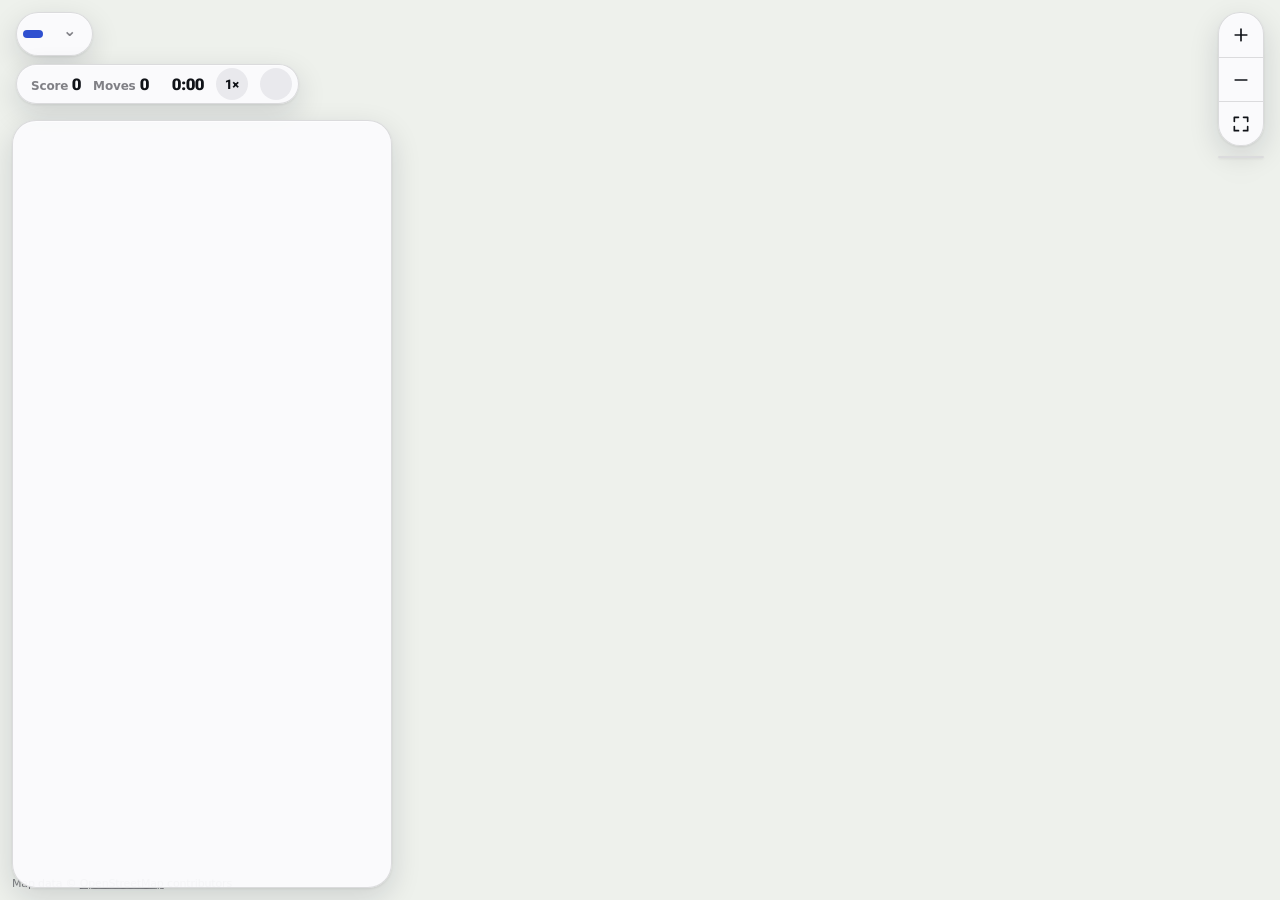
<file: src/shell.html>
<!doctype html>
<html lang="en">
<head>
<meta charset="utf-8">
<meta name="viewport" content="width=device-width, initial-scale=1, viewport-fit=cover">
<title>Clearway Tower</title>
<link rel="preconnect" href="https://fonts.googleapis.com">
<link rel="preconnect" href="https://fonts.gstatic.com" crossorigin>
<link rel="stylesheet" href="https://fonts.googleapis.com/css2?family=Roboto+Flex:opsz,wdth,wght@8..144,25..151,100..1000&display=swap">
<style>
/* Layout: a full-bleed airport map with floating glass controls, the tower's flight panel docked at the bottom (left on wide screens). */
:root {
  --map: #eef1ec; --corridor: #e2e8f2; --stairs: #95a1b2; --grass: #d4e9cb; --wood: #c2ddb7; --water: #b3d3f3; --apron-pave: #e5e7eb; --taxi: #dadde3; --taxi-line: #e6c14a; --runway: #c6cad2; --runway-mark: #ffffff; --road-case: #d3d8de; --road-fill: #ffffff; --mway-case: #e8c574; --mway-fill: #fdeab4; --rail: #aeb6c0; --lot: #e8eaee; --other-bldg: #dfe2e7; --term-closed: #ebecef; --bldg: #ffffff; --bldg-edge: #bfc8d4; --road: #d6dce3; --walk: #d3d9e0; --bldg-shadow: rgba(30, 45, 80, .2); --plane: #c9d0d9; --bridge: #c3ccd6; --garage: #dde1e7; --con-tint: .13;
  --hall-up: #dcf1eb; --hall-up-edge: #86c6b4; --hall-up-text: #2f8a74; --hall-lo: #fbefd8; --hall-lo-edge: #e2ba6c; --hall-lo-text: #a8761c; --curb: #eceef2; --zebra: #ffffff; --glass: #8fb6e6; --counter: #5d6b85; --carousel: #d5dbe6; --carousel-belt: #7d8799; --door: #2f50d0;
  --glass: rgba(250, 250, 252, .96); --sheet-bg: #f7f7fa; --glass-hi: rgba(255, 255, 255, .55); --hairline: rgba(60, 60, 67, .16);
  --card: rgba(255, 255, 255, .92); --solid: #fbfbfd; --fill: rgba(118, 118, 128, .12); --fill-2: rgba(118, 118, 128, .2);
  --label: #101318; --label-2: rgba(60, 60, 67, .64); --label-3: rgba(60, 60, 67, .34);
  --shadow: 0 10px 30px rgba(16, 24, 40, .14), 0 1px 3px rgba(16, 24, 40, .08);
  --primary: #2f50d0; --on-primary: #ffffff; --primary-c: #dee3ff; --on-primary-c: #0c1a66;
  --brand: #2f50d0; --on-brand: #ffffff;
  --route: #2f50d0; --route-case: #ffffff;
  --conA: #64798a; --conB: #2563d8; --conC: #7a4cd6;
  --ac-air: #2f50d0; --ac-ground: #5d6b85; --ac-dep: #d9480f; --ac-need: #2f50d0; --ac-shadow: rgba(20, 30, 50, .18); --ok: #1d8a4a; --warn: #b86e00; --no: #d33a32;
  --font-display: "Roboto Flex", "Google Sans", Roboto, system-ui, sans-serif;
  --font-text: -apple-system, BlinkMacSystemFont, "SF Pro Text", system-ui, "Roboto Flex", Roboto, "Segoe UI", sans-serif;
  --spring: cubic-bezier(.2, 1.35, .35, 1);
  --spring-slow: cubic-bezier(.25, 1.15, .4, 1);
  --safe-top: var(--sat, env(safe-area-inset-top, 0px));
  --safe-bottom: var(--sab, env(safe-area-inset-bottom, 0px));
  --safe-left: var(--sal, env(safe-area-inset-left, 0px));
  --safe-right: var(--sar, env(safe-area-inset-right, 0px));
  color-scheme: light;
}
@supports (transition-timing-function: linear(0, 1)) {
  :root {
    --spring: linear(0, .013 1%, .053 2.1%, .212 4.6%, .742 11.6%, .95 15%, 1.054 18.6%, 1.104 22.3%, 1.112 24.6%, 1.1 27.4%, 1.034 34.6%, .998 41.2%, .989 46.9%, .996 59.5%, 1.001 72.5%, 1);
    --spring-slow: linear(0, .009 1.4%, .037 2.9%, .146 6%, .53 14.1%, .793 20.5%, .953 26.9%, 1.033 33.3%, 1.059 38.9%, 1.054 44.6%, 1.012 58.3%, .997 72%, 1);
  }
}
@media (prefers-color-scheme: dark) {
  :root:not([data-theme="light"]) {
    --map: #111513; --corridor: #3d4656; --stairs: #7a8696; --grass: #172519; --wood: #1a2b1d; --water: #12263b; --apron-pave: #181b20; --taxi: #20242a; --taxi-line: #8a7323; --runway: #2a2f37; --runway-mark: #575e69; --road-case: #22272e; --road-fill: #2d333b; --mway-case: #4d4024; --mway-fill: #5e5030; --rail: #3f4650; --lot: #1b1f24; --other-bldg: #22262d; --term-closed: #1e2228; --bldg: #2f3540; --bldg-edge: #4a5262; --road: #2a3038; --walk: #3a424d; --bldg-shadow: rgba(0, 0, 0, .55); --plane: #2c333d; --bridge: #434c59; --garage: #1c2026; --con-tint: .2; --hall-up: #1d3833; --hall-up-edge: #3b7768; --hall-up-text: #79c2ae; --hall-lo: #3a3021; --hall-lo-edge: #7d6535; --hall-lo-text: #d4a656; --curb: #2a2f37; --zebra: #8e97a5; --glass: #4f74a8; --counter: #9aa7c0; --carousel: #3a4458; --carousel-belt: #8d97ab; --door: #7d97ff;
    --glass: rgba(34, 34, 38, .95); --sheet-bg: #1d1d21; --glass-hi: rgba(255, 255, 255, .07); --hairline: rgba(84, 84, 88, .55);
    --card: rgba(44, 44, 48, .88); --solid: #242428; --fill: rgba(118, 118, 128, .24); --fill-2: rgba(118, 118, 128, .34);
    --label: #f3f4f8; --label-2: rgba(235, 235, 245, .62); --label-3: rgba(235, 235, 245, .3);
    --shadow: 0 10px 30px rgba(0, 0, 0, .5), 0 1px 3px rgba(0, 0, 0, .4);
    --primary: #a9b8ff; --on-primary: #0f1f6e; --primary-c: #24358c; --on-primary-c: #e0e5ff;
    --brand: #3c5ee6; --on-brand: #ffffff;
    --route: #5b7cff; --route-case: #0c0f13;
    --conA: #93a6b4; --conB: #5f97f2; --conC: #a989ee;
    --ac-air: #7f99ff; --ac-ground: #aab4c4; --ac-dep: #ff8a4c; --ac-need: #3c5ee6; --ac-shadow: rgba(0, 0, 0, .4); --ok: #4fd07a; --warn: #c98a1a; --no: #ff6b63;
    color-scheme: dark;
  }
}
:root[data-theme="dark"] {
  --map: #111513; --corridor: #3d4656; --stairs: #7a8696; --grass: #172519; --wood: #1a2b1d; --water: #12263b; --apron-pave: #181b20; --taxi: #20242a; --taxi-line: #8a7323; --runway: #2a2f37; --runway-mark: #575e69; --road-case: #22272e; --road-fill: #2d333b; --mway-case: #4d4024; --mway-fill: #5e5030; --rail: #3f4650; --lot: #1b1f24; --other-bldg: #22262d; --term-closed: #1e2228; --bldg: #2f3540; --bldg-edge: #4a5262; --road: #2a3038; --walk: #3a424d; --bldg-shadow: rgba(0, 0, 0, .55); --plane: #2c333d; --bridge: #434c59; --garage: #1c2026; --con-tint: .2; --hall-up: #1d3833; --hall-up-edge: #3b7768; --hall-up-text: #79c2ae; --hall-lo: #3a3021; --hall-lo-edge: #7d6535; --hall-lo-text: #d4a656; --curb: #2a2f37; --zebra: #8e97a5; --glass: #4f74a8; --counter: #9aa7c0; --carousel: #3a4458; --carousel-belt: #8d97ab; --door: #7d97ff;
  --glass: rgba(34, 34, 38, .95); --sheet-bg: #1d1d21; --glass-hi: rgba(255, 255, 255, .07); --hairline: rgba(84, 84, 88, .55);
  --card: rgba(44, 44, 48, .88); --solid: #242428; --fill: rgba(118, 118, 128, .24); --fill-2: rgba(118, 118, 128, .34);
  --label: #f3f4f8; --label-2: rgba(235, 235, 245, .62); --label-3: rgba(235, 235, 245, .3);
  --shadow: 0 10px 30px rgba(0, 0, 0, .5), 0 1px 3px rgba(0, 0, 0, .4);
  --primary: #a9b8ff; --on-primary: #0f1f6e; --primary-c: #24358c; --on-primary-c: #e0e5ff;
  --brand: #3c5ee6; --on-brand: #ffffff;
    --route: #5b7cff; --route-case: #0c0f13;
  --conA: #93a6b4; --conB: #5f97f2; --conC: #a989ee;
  --ac-air: #7f99ff; --ac-ground: #aab4c4; --ac-dep: #ff8a4c; --ac-need: #3c5ee6; --ac-shadow: rgba(0, 0, 0, .4); --ok: #4fd07a; --warn: #c98a1a; --no: #ff6b63;
  color-scheme: dark;
}


* { box-sizing: border-box; -webkit-tap-highlight-color: transparent; }
[hidden] { display: none !important; }
html, body { height: 100%; }
body {
  margin: 0; overflow: hidden; -webkit-user-select: none; user-select: none; -webkit-touch-callout: none; background: var(--map); color: var(--label);
  font: 16px/1.35 var(--font-text); letter-spacing: -.01em; -webkit-font-smoothing: antialiased;
}
button { font: inherit; color: inherit; letter-spacing: inherit; cursor: pointer; }
:focus-visible { outline: 3px solid var(--primary); outline-offset: 2px; }
.ico { width: 20px; height: 20px; fill: none; stroke: currentColor; stroke-width: 2; stroke-linecap: round; stroke-linejoin: round; flex: none; }
.glass { background: var(--glass); box-shadow: var(--shadow), inset 0 1px 0 var(--glass-hi); border: .5px solid var(--hairline); }

/* ---------- Map ---------- */
#stage { position: fixed; inset: 0; overflow: hidden; touch-action: none; }
#base, #baseFade, svg#map { position: absolute; inset: 0; width: 100%; height: 100%; display: block; }
#baseFade { pointer-events: none; opacity: 0; }
#baseFade.out { animation: floor-fade .32s ease-out both; }
@keyframes floor-fade { from { opacity: 1; } to { opacity: 0; } }
#map.floor-in .mk { animation: mk-in .35s ease-out both; }
@keyframes mk-in { from { opacity: 0; } }
svg#map { overflow: visible; transform-origin: 0 0; will-change: transform; touch-action: none; }
#map .zs { transform-origin: 0 0; scale: var(--zs, 1); rotate: var(--zr, 0deg); }
#map .zs-s { transform-origin: 0 0; scale: var(--zs, 1); }
.apron { fill: none; pointer-events: all; }
#map text { text-rendering: geometricPrecision; }
.area-lbl[data-off] { display: none; }
.map-lbl { font: 650 8.5px var(--font-display); fill: var(--label-2); letter-spacing: .08em; text-transform: uppercase; }
.con-letter { font: 800 14px var(--font-display); font-variation-settings: "wdth" 110; fill: #fff; text-anchor: middle; dominant-baseline: central; pointer-events: none; }
.mk { cursor: pointer; transition: opacity .3s ease; }
.mk .pop { transition: transform .45s var(--spring); transform-box: fill-box; transform-origin: center; }
@media (hover: hover) { #map .mk:hover .pop { transform: scale(1.3); } }
/* gate numbers: a pill in the concourse colour; pills that would overlap shrink to dots until you zoom in */
.gate .pill { stroke: var(--bldg); stroke-width: 1; }
.gate .drop { fill: rgba(20, 30, 50, .22); }
.gate text { font: 700 6.6px var(--font-display); font-variation-settings: "wdth" 85; fill: #fff; text-anchor: middle; dominant-baseline: central; pointer-events: none; transition: opacity .2s; }
.gate[data-dot] .pop { transform: scale(.42); }
.gate[data-dot] text { opacity: 0; }
.gate[data-dot] .pill { x: -5.5px; width: 11px; }
.gate[data-dot="hide"] { opacity: 0 !important; pointer-events: none; }
/* choosing a gate: free ones light up, taken ones step back */
#map.pick .gate.busy { opacity: .28; }
#map.pick .gate.free .pill { stroke: var(--route); stroke-width: 2; }
#map.pick .gate.free .pop { animation: gate-pulse 1.2s ease-in-out infinite; }
@keyframes gate-pulse { 50% { transform: scale(1.25); } }

/* ---------- Aircraft ---------- */
.ac { cursor: pointer; }
/* each plane takes its status colour (landed, departing, flying, short of fuel) and is shaded from it */
.ac { --c: var(--ac-ground); }
.ac.dep { --c: var(--ac-dep); }
.ac.air { --c: var(--ac-air); }
.ac.warn { --c: var(--no); }
.ac .wing { fill: var(--c); }
.ac .eng { fill: color-mix(in srgb, var(--c) 84%, #000); }
.ac .fuse { fill: color-mix(in srgb, var(--c) 78%, #fff); }
.ac .hl { fill: #fff; opacity: .22; }
.ac .fin { fill: color-mix(in srgb, var(--c) 70%, #000); }
.ac .intake, .ac .win { fill: #1b2433; opacity: .72; }
.ac .outline { fill: none; stroke: var(--bldg); stroke-linejoin: round; }
.ac .shadow { fill: var(--ac-shadow); display: none; }
.ac.air .shadow { display: block; }
.ac .hit { fill: transparent; }
.ac .halo { fill: none; stroke: none; }
.ac.need .halo { fill: color-mix(in srgb, var(--ac-need) 22%, transparent); }
.ac.sel .halo { fill: color-mix(in srgb, var(--route) 22%, transparent); stroke: var(--route); }
.ac.warn .parts, .ac.warn .outline { animation: warn 1s ease-in-out infinite; }
@keyframes warn { 50% { opacity: .45; } }
.tag { cursor: pointer; }
.tag rect { fill: var(--solid); stroke: var(--hairline); stroke-width: .5; }
.tag text { font: 700 5.4px var(--font-display); fill: var(--label); dominant-baseline: central; }
.tag .st { font: 600 4.2px var(--font-text); fill: var(--label-2); }
.tag.need rect { fill: var(--ac-need); stroke: none; }
.tag.need text { fill: #fff; }
.tag.warn rect { fill: var(--no); }
.tag.sel rect { stroke: var(--route); stroke-width: 1.2; }
.sel-route { fill: none; stroke: var(--route); stroke-width: 3.5; stroke-dasharray: 1 7; stroke-linecap: round; stroke-linejoin: round; pointer-events: none; }
.rw-lbl { pointer-events: none; }
.rw-lbl rect { fill: #2b3340; }
.rw-lbl text { font: 800 7px var(--font-display); font-variation-settings: "wdth" 90; fill: #fff; text-anchor: middle; dominant-baseline: central; }

/* ---------- Tower: score bar, flight panel, start screen ---------- */
.topbar { display: flex; flex-direction: column; align-items: flex-start; }
.hud { display: inline-flex; align-items: center; gap: 12px; height: 40px; padding: 0 6px 0 14px; border-radius: 20px; margin-top: 8px; font: 650 14px var(--font-text); white-space: nowrap; }
.hud b { font: 800 16px var(--font-display); font-variation-settings: "wdth" 110; font-variant-numeric: tabular-nums; }
.hud .k { color: var(--label-2); font-weight: 600; font-size: 12px; margin-right: 4px; }
.hud button { width: 32px; height: 32px; border: 0; border-radius: 16px; background: var(--fill); display: grid; place-items: center; font: 800 13px var(--font-display); }
.hud button .ico { width: 16px; height: 16px; }
.strikes { display: inline-flex; gap: 4px; }
.strikes i { width: 10px; height: 10px; border-radius: 50%; background: var(--fill-2); }
.strikes i.on { background: var(--no); }
.dock { position: fixed; z-index: 5; left: calc(var(--safe-left) + 12px); right: calc(var(--safe-right) + 12px); bottom: calc(var(--safe-bottom) + 12px);
  border-radius: 24px; padding: 8px; display: flex; flex-direction: column; gap: 8px; max-height: 46vh; }
.cmd { background: var(--solid); border-radius: 18px; padding: 12px; flex: none; }
.cmd-head { display: flex; align-items: center; gap: 10px; }
.cmd-head .grow { flex: 1; min-width: 0; }
.cmd-head b { display: block; font: 800 18px var(--font-display); font-variation-settings: "wdth" 105; }
.cmd-head .st { display: block; font-size: 13px; color: var(--label-2); }
.iconbtn { width: 32px; height: 32px; border: 0; border-radius: 16px; background: var(--fill); font-size: 20px; line-height: 1; color: var(--label-2); flex: none; }
.chip { width: 12px; height: 12px; border-radius: 4px; flex: none; background: var(--ac-ground); }
.chip.dep { background: var(--ac-dep); } .chip.air { background: var(--ac-air); }
.fuel { height: 6px; border-radius: 3px; background: var(--fill); margin-top: 10px; overflow: hidden; }
.fuel i { display: block; height: 100%; background: var(--ok); border-radius: 3px; transition: width .3s; }
.fuel i.low { background: var(--no); }
.acts { display: flex; flex-wrap: wrap; gap: 8px; margin-top: 10px; }
.act { min-height: 40px; padding: 6px 14px; border: 0; border-radius: 20px; background: var(--brand); color: var(--on-brand); font: 750 15px var(--font-display); font-variation-settings: "wdth" 105;
  display: inline-flex; flex-direction: column; align-items: center; justify-content: center; line-height: 1.1; transition: transform .3s var(--spring), border-radius .35s var(--spring); }
.act:active { transform: scale(.94); border-radius: 12px; }
.act small { font: 600 11px var(--font-text); opacity: .9; }
.act.busy, .act.traffic { background: var(--warn); }
.hint { margin: 10px 2px 0; font-size: 13px; color: var(--label-2); }
.strips { display: flex; flex-direction: column; gap: 2px; overflow: auto; min-height: 0; }
.strip { display: grid; grid-template-columns: 12px minmax(0, 1fr) auto auto; gap: 10px; align-items: center; width: 100%; min-height: 40px; padding: 0 12px; border: 0; border-radius: 14px; background: none; text-align: left; flex: none; }
.strip:hover { background: var(--fill); }
.strip.sel { background: var(--fill-2); }
.strip b { font: 750 15px var(--font-display); white-space: nowrap; overflow: hidden; text-overflow: ellipsis; }
.strip .what { font-size: 13px; color: var(--label-2); white-space: nowrap; }
.strip em { font: 750 13px var(--font-display); font-style: normal; min-width: 36px; text-align: right; color: var(--label-2); font-variant-numeric: tabular-nums; }
.strip em.low { color: var(--no); }
.calm { margin: 8px 12px; font-size: 13px; color: var(--label-2); }
@media (min-width: 760px) {
  .dock { right: auto; width: 380px; top: calc(var(--safe-top) + 120px); max-height: none; }
  .strips { flex: 1; }
  .scalebar, .attrib { left: calc(var(--safe-left) + 404px); }
}
@media (max-width: 759px) { .dock .strips { max-height: 128px; } }
.overlay { position: fixed; z-index: 20; inset: 0; display: grid; place-items: center; padding: 16px; background: color-mix(in srgb, var(--map) 55%, transparent); }
.overlay .card { width: min(440px, 100%); max-height: calc(100vh - 32px); overflow: auto; border-radius: 28px; padding: 24px; background: var(--solid); box-shadow: var(--shadow); animation: pop-in .42s var(--spring) both; }
.overlay .eyebrow { margin: 0; font-size: 13px; font-weight: 650; color: var(--label-2); }
.overlay h1 { margin: 4px 0 8px; font: 800 30px/1.05 var(--font-display); font-variation-settings: "wdth" 112, "opsz" 40; }
.overlay p, .overlay li { font-size: 15px; margin: 8px 0; }
.overlay ol { padding-left: 20px; margin: 10px 0; display: grid; gap: 2px; }
.overlay .s { color: var(--label-2); font-size: 14px; }
.big { width: 100%; height: 52px; margin-top: 12px; border: 0; border-radius: 26px; background: var(--brand); color: var(--on-brand); font: 800 18px var(--font-display); font-variation-settings: "wdth" 110;
  transition: transform .35s var(--spring), border-radius .4s var(--spring); }
.big:active { transform: scale(.97); border-radius: 16px; }
body.paused #stage { filter: saturate(.35); }

/* ---------- Airport name (tap to switch airport) ---------- */
.topbar { position: fixed; z-index: 5; top: calc(var(--safe-top) + 12px); left: calc(var(--safe-left) + 16px); right: calc(var(--safe-right) + 76px); pointer-events: none; }
.topbar > * { pointer-events: auto; }
.ap-btn { display: inline-flex; max-width: 100%; height: 44px; align-items: center; gap: 10px; padding: 0 16px 0 6px; border-radius: 22px; font-weight: 650; }
.ap-btn .ap-code { flex: none; padding: 4px 10px; border-radius: 16px; background: var(--brand); color: var(--on-brand); font: 800 14px var(--font-display); font-variation-settings: "wdth" 110; }
.ap-btn .ap-name { min-width: 0; overflow: hidden; text-overflow: ellipsis; white-space: nowrap; }
.ap-btn::after { flex: none; content: "⌄"; font-weight: 800; color: var(--label-2); margin-top: -6px; }
.ap-btn:active { transform: scale(.97); }
.ap-menu { position: absolute; top: 52px; left: 0; width: min(340px, calc(100vw - 32px)); border-radius: 20px; padding: 6px 0; background: var(--solid); transform-origin: 40px 0; }
.ap-menu button { display: grid; grid-template-columns: 44px 1fr auto; gap: 12px; align-items: center; width: 100%; padding: 10px 16px; border: 0; background: none; text-align: left; }
.ap-menu button:hover, .ap-menu button:focus-visible { background: var(--fill); }
.ap-menu .code { font: 800 17px var(--font-display); font-variation-settings: "wdth" 110; color: var(--primary); }
.ap-menu .s { display: block; font-size: 13px; color: var(--label-2); }

/* ---------- Popovers ---------- */
.layers, .ap-menu { animation: pop-in .42s var(--spring) both; }
.leaving { animation: pop-out .16s ease-in both !important; pointer-events: none; }
@keyframes pop-in { from { opacity: 0; transform: scale(.9) translateY(-6px); } }
@keyframes pop-out { to { opacity: 0; transform: scale(.96) translateY(-4px); } }
.layers button, .ap-menu button { animation: row-in .38s var(--spring-slow) both; animation-delay: calc(var(--n, 0) * 22ms); }
@keyframes row-in { from { opacity: 0; transform: translateY(-5px); } }
.layers { position: fixed; z-index: 6; right: calc(var(--safe-right) + 72px); width: min(270px, calc(100% - 104px)); border-radius: 20px; padding: 6px 0; background: var(--solid); transform-origin: calc(100% + 30px) 22px; }
.layers .lh { padding: 8px 16px 4px; font-size: 13px; font-weight: 600; color: var(--label-2); }
.layers button { display: flex; align-items: center; gap: 12px; width: 100%; padding: 8px 16px; border: 0; background: none; text-align: left; font-weight: 600; }
.layers button:hover { background: var(--fill); }
.con-menu { max-height: 70vh; overflow: auto; }
.con-menu button .badge { width: 26px; height: 26px; }
.con-menu button .s { margin-left: auto; font-size: 13px; font-weight: 500; color: var(--label-2); }
.badge text { font: 800 11px var(--font-display); fill: #fff; text-anchor: middle; dominant-baseline: central; }
#conBtn .ico { width: 22px; height: 22px; }
@media (pointer: coarse) { .fine-only { display: none !important; } }

/* ---------- Floors ---------- */
.floor { position: relative; }
.floor::before { content: ""; position: absolute; left: 0; right: 0; top: 0; height: 44px; background: var(--brand);
  transform: translateY(calc(var(--i, 0) * 100%)); transition: transform .45s var(--spring); }
.floor button { position: relative; font: 800 16px var(--font-display); color: var(--label-2); transition: color .25s, transform .35s var(--spring); }
.floor button[aria-pressed="true"] { color: var(--on-brand); }
.floor button:active { transform: scale(.88); }
.toast-bar { position: fixed; z-index: 9; left: 50%; translate: -50% 0; top: calc(var(--safe-top) + 112px); max-width: calc(100% - 32px); padding: 10px 16px; border-radius: 18px; font-size: 14px; font-weight: 600; animation: pop-in .42s var(--spring) both; transform-origin: 50% 0; }

/* ---------- Scale bar (shows while zooming) ---------- */
.scalebar {
  position: fixed; z-index: 4; left: calc(var(--safe-left) + 18px); bottom: calc(var(--safe-bottom) + 34px);
  display: flex; flex-direction: column; gap: 2px; pointer-events: none;
  font: 700 11px var(--font-text); color: var(--label); opacity: 0; transition: opacity .35s ease;
  text-shadow: 0 0 3px var(--map), 0 0 3px var(--map);
}
.scalebar.show { opacity: 1; transition-duration: .1s; }
.scalebar .bar { height: 5px; border: 2px solid var(--label); border-top: 0; border-radius: 0 0 2px 2px; box-shadow: 0 1px 0 var(--map); transition: width .15s; }
.attrib { position: fixed; z-index: 4; left: calc(var(--safe-left) + 12px); bottom: calc(var(--safe-bottom) + 8px); margin: 0; font-size: 11px; color: var(--label-2); text-shadow: 0 0 3px var(--map), 0 0 3px var(--map); }
.attrib a { color: inherit; }

/* ---------- Map controls (right capsules) ---------- */
.controls { position: fixed; z-index: 4; right: calc(var(--safe-right) + 16px); top: calc(var(--safe-top) + 12px); display: flex; flex-direction: column; gap: 10px; }
.cap { display: flex; flex-direction: column; border-radius: 22px; overflow: hidden; }
.cap button { width: 44px; height: 44px; border: 0; background: none; display: grid; place-items: center; color: var(--label); transition: transform .35s var(--spring); }
.cap button:active { transform: scale(.86); }
.cap button + button { border-top: .5px solid var(--hairline); }
.cap .shape-btn svg { width: 28px; height: 28px; }
/* compass: appears once the map is turned; tap to put north back up */
.compass { position: absolute; top: 0; right: calc(100% + 10px); width: 44px; height: 44px; border-radius: 50%; padding: 0;
  display: grid; place-items: center; color: var(--label); transition: transform .35s var(--spring); }
.compass:not([hidden]):not(.leaving) { animation: compass-in .5s var(--spring) both; }
@keyframes compass-in { from { opacity: 0; transform: scale(.5) rotate(-40deg); } }
.compass:active { transform: scale(.86); }
.compass svg { width: 40px; height: 40px; overflow: visible; }
.compass .ticks { stroke: var(--label-3); stroke-width: 1.3; stroke-linecap: round; }
.compass .tip { fill: #e5484d; }
.compass .n { fill: #e5484d; font: 800 13.5px/1 var(--font-display); text-anchor: middle; dominant-baseline: middle; }
.compass .s { fill: var(--label-3); }
@media (prefers-reduced-motion: reduce) {
  *, *::before, *::after { transition-duration: .01ms !important; animation: none !important; }
}
</style>
</head>
<body>
<svg width="0" height="0" style="position:absolute" aria-hidden="true">
  <symbol id="i-plus" viewBox="0 0 24 24"><path d="M12 5v14M5 12h14"/></symbol>
  <symbol id="i-minus" viewBox="0 0 24 24"><path d="M5 12h14"/></symbol>
  <symbol id="i-fit" viewBox="0 0 24 24"><path d="M4 9V4h5M20 9V4h-5M4 15v5h5M20 15v5h-5"/></symbol>
  <symbol id="i-check" viewBox="0 0 24 24"><path d="M5 12.5l4.5 4.5L19 7.5"/></symbol>
  <symbol id="i-play" viewBox="0 0 24 24"><path d="M7 5l12 7-12 7z" fill="currentColor"/></symbol>
  <symbol id="i-pause" viewBox="0 0 24 24"><path d="M8 5v14M16 5v14"/></symbol>
  <symbol id="i-gate" viewBox="0 0 24 24"><path d="M3 15.5l8-2.5V6a1.5 1.5 0 0 1 3 0v7l8 2.5M11 13v5l-2.5 2h7L13 18v-5"/></symbol>
</svg>

<div id="stage">
<canvas id="base" aria-hidden="true"></canvas>
<canvas id="baseFade" aria-hidden="true"></canvas>
<svg id="map" role="img" aria-label="Airport map">
  <g id="world">
    <rect x="-3000" y="-3000" width="7000" height="7000" class="apron"/>
  </g>
</svg>
</div>

<div class="topbar">
  <button class="ap-btn glass" id="apBtn" aria-haspopup="menu" aria-expanded="false"><span class="ap-code" id="apCode"></span><span class="ap-name" id="apName"></span></button>
  <div class="ap-menu glass" id="apMenu" role="menu" hidden></div>
  <div class="hud glass" role="status">
    <span><span class="k">Score</span><b id="score">0</b></span>
    <span><span class="k">Moves</span><b id="handled">0</b></span>
    <span class="strikes" id="strikes"></span>
    <b id="clock">0:00</b>
    <button id="speed" aria-label="Game speed">1×</button>
    <button id="pause" aria-label="Pause"></button>
  </div>
</div>
<section class="dock glass" id="atc" aria-label="Flights">
  <div class="cmd" id="cmd" hidden></div>
  <div class="strips" id="strips"></div>
</section>
<div class="overlay" id="overlay" hidden><div class="card" role="dialog" aria-modal="true"></div></div>
<div class="toast-bar glass" id="toast" role="status" aria-live="polite" hidden></div>
<div class="scalebar" id="scalebar" aria-hidden="true"><span class="txt"></span><span class="bar"></span></div>
<p class="attrib">Map data © <a href="https://www.openstreetmap.org/copyright" target="_blank" rel="noopener">OpenStreetMap</a> contributors</p>

<div class="controls">
  <button id="compass" class="compass glass" aria-label="Turn the map north up" hidden><svg viewBox="-22 -22 44 44" aria-hidden="true"><g class="dial"><g class="ticks"><path d="M8.50 -14.72L7.30 -12.64"/><path d="M14.72 -8.50L12.64 -7.30"/><path d="M17.00 -0.00L13.80 -0.00"/><path d="M14.72 8.50L12.64 7.30"/><path d="M8.50 14.72L7.30 12.64"/><path d="M0.00 17.00L0.00 13.80"/><path d="M-8.50 14.72L-7.30 12.64"/><path d="M-14.72 8.50L-12.64 7.30"/><path d="M-17.00 0.00L-13.80 0.00"/><path d="M-14.72 -8.50L-12.64 -7.30"/><path d="M-8.50 -14.72L-7.30 -12.64"/></g><path class="tip" d="M0 -20.6L3.4 -15.2H-3.4Z"/><text class="n" y="-2.6">N</text><path class="s" d="M0 20.6L3.4 15.2H-3.4Z"/></g></svg></button>
  <div class="cap glass">
    <button id="zin" class="fine-only" aria-label="Zoom in"><svg class="ico"><use href="#i-plus"/></svg></button>
    <button id="zout" class="fine-only" aria-label="Zoom out"><svg class="ico"><use href="#i-minus"/></svg></button>
    <button id="zfit" aria-label="Show whole airport"><svg class="ico"><use href="#i-fit"/></svg></button>
  </div>
  <div class="cap glass" id="conCap"></div>
</div>
<div class="layers glass con-menu" id="conMenu" role="menu" aria-label="Concourses" hidden></div>

<script>
(() => {
const $ = s => document.querySelector(s);
const NS = 'http://www.w3.org/2000/svg';
// Airport packs register themselves here (see airports/*/airport.js); the last one picked is remembered
const AIRPORTS = {};
const ACTIVE_AIRPORT = (() => { try { return localStorage.getItem('cw.airport') || 'CLE'; } catch (e) { return 'CLE'; } })();
</file>
